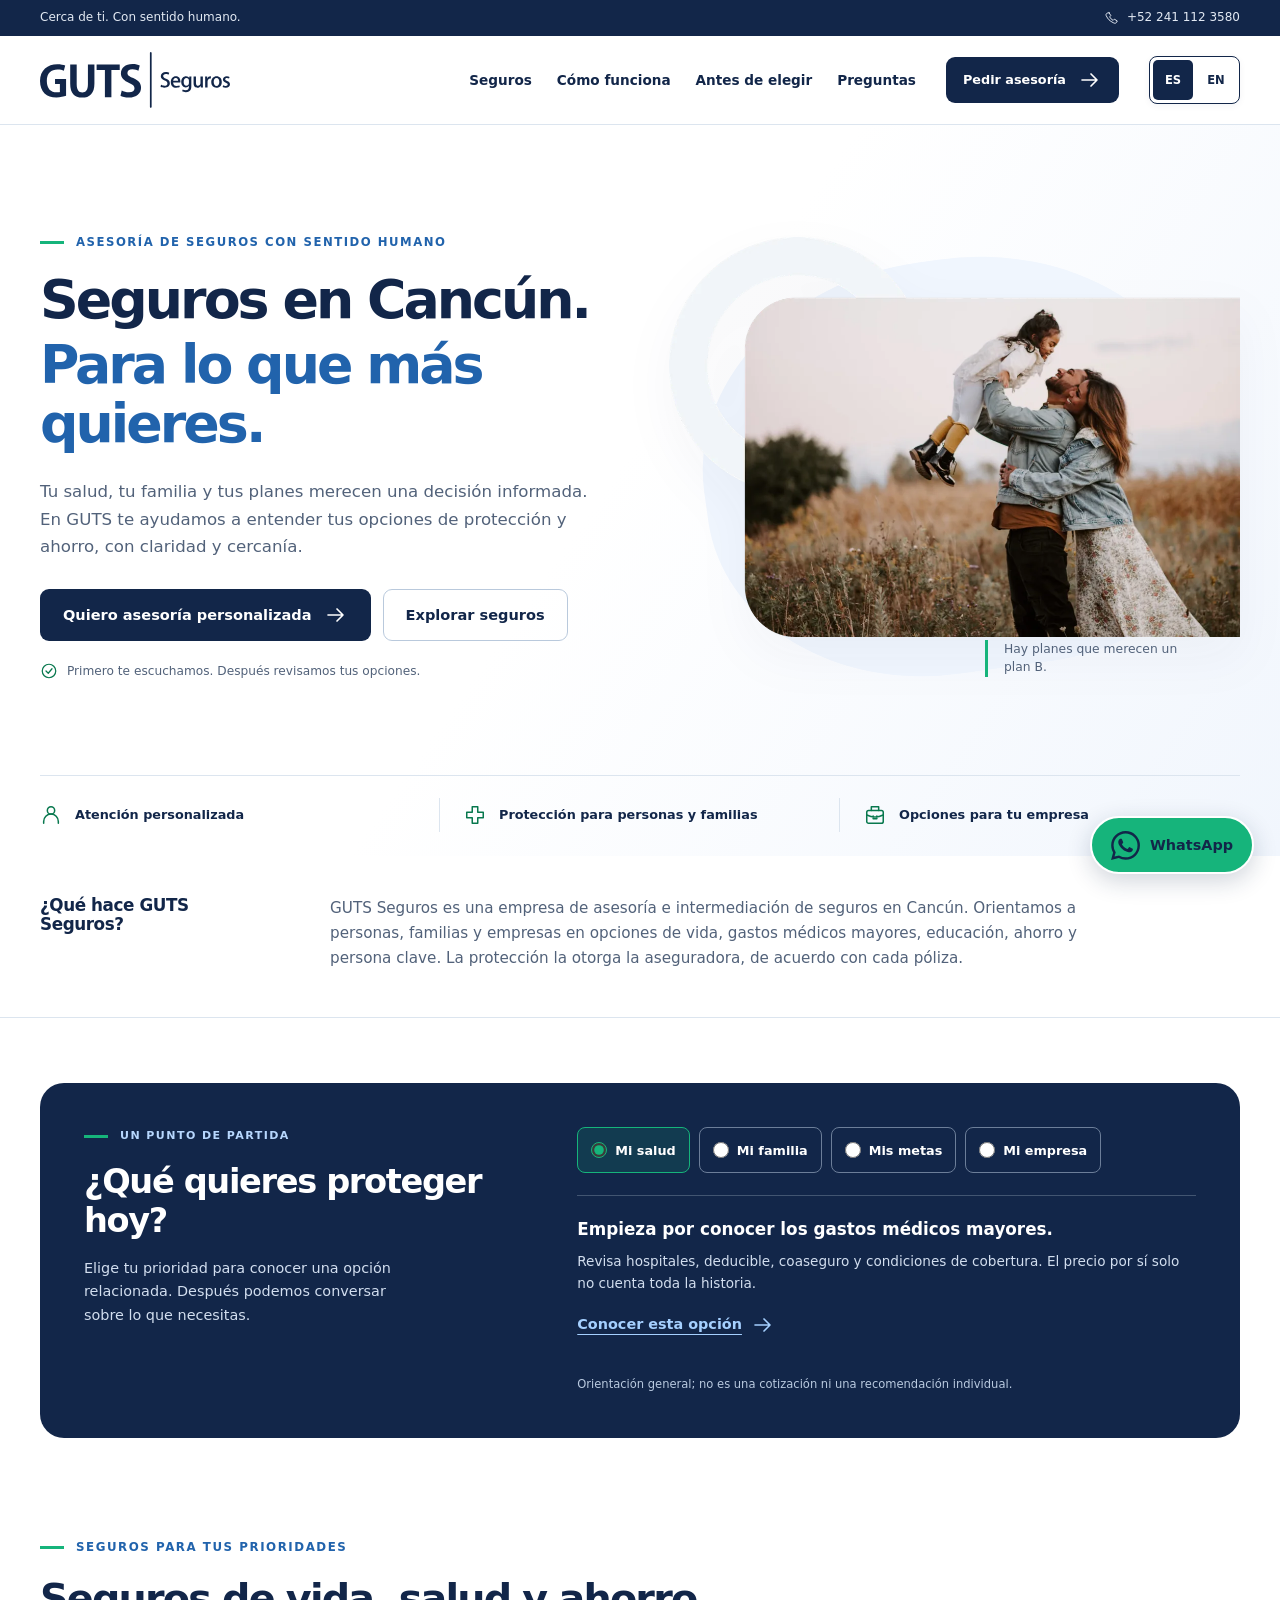
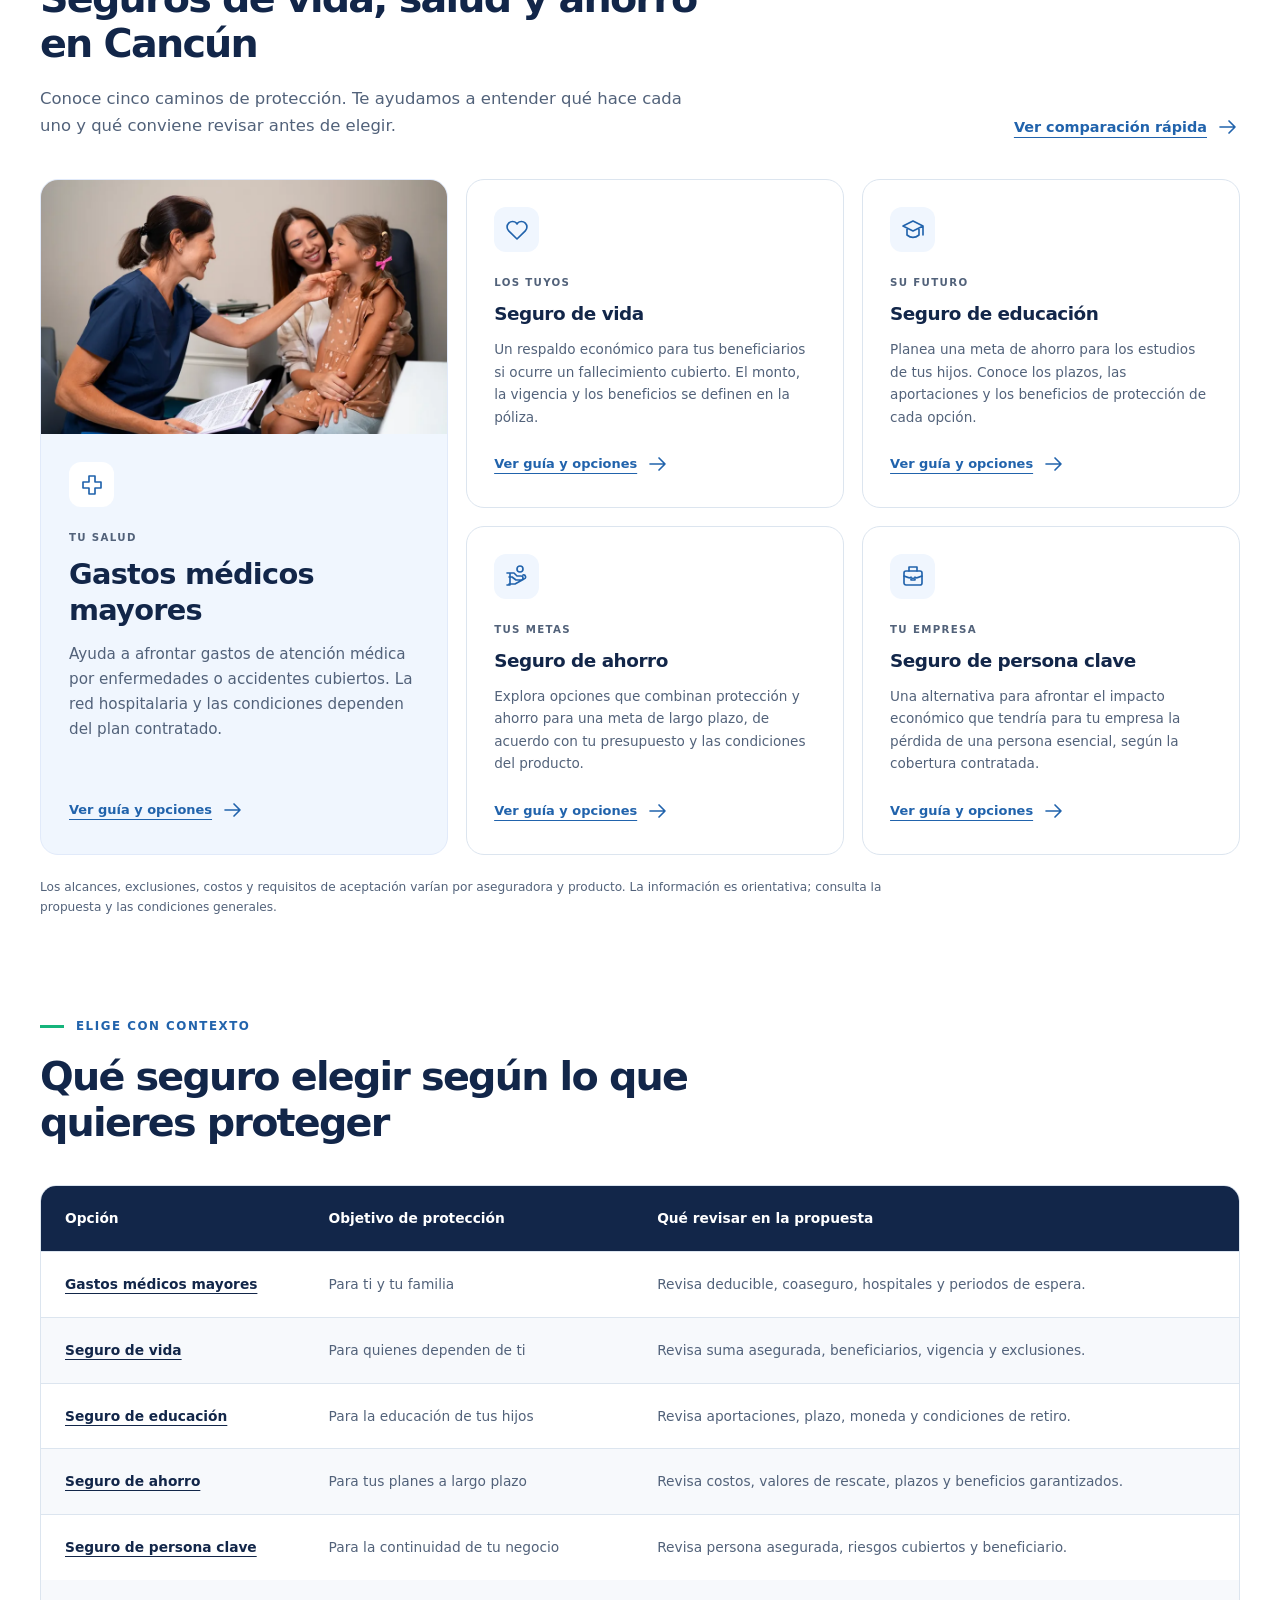
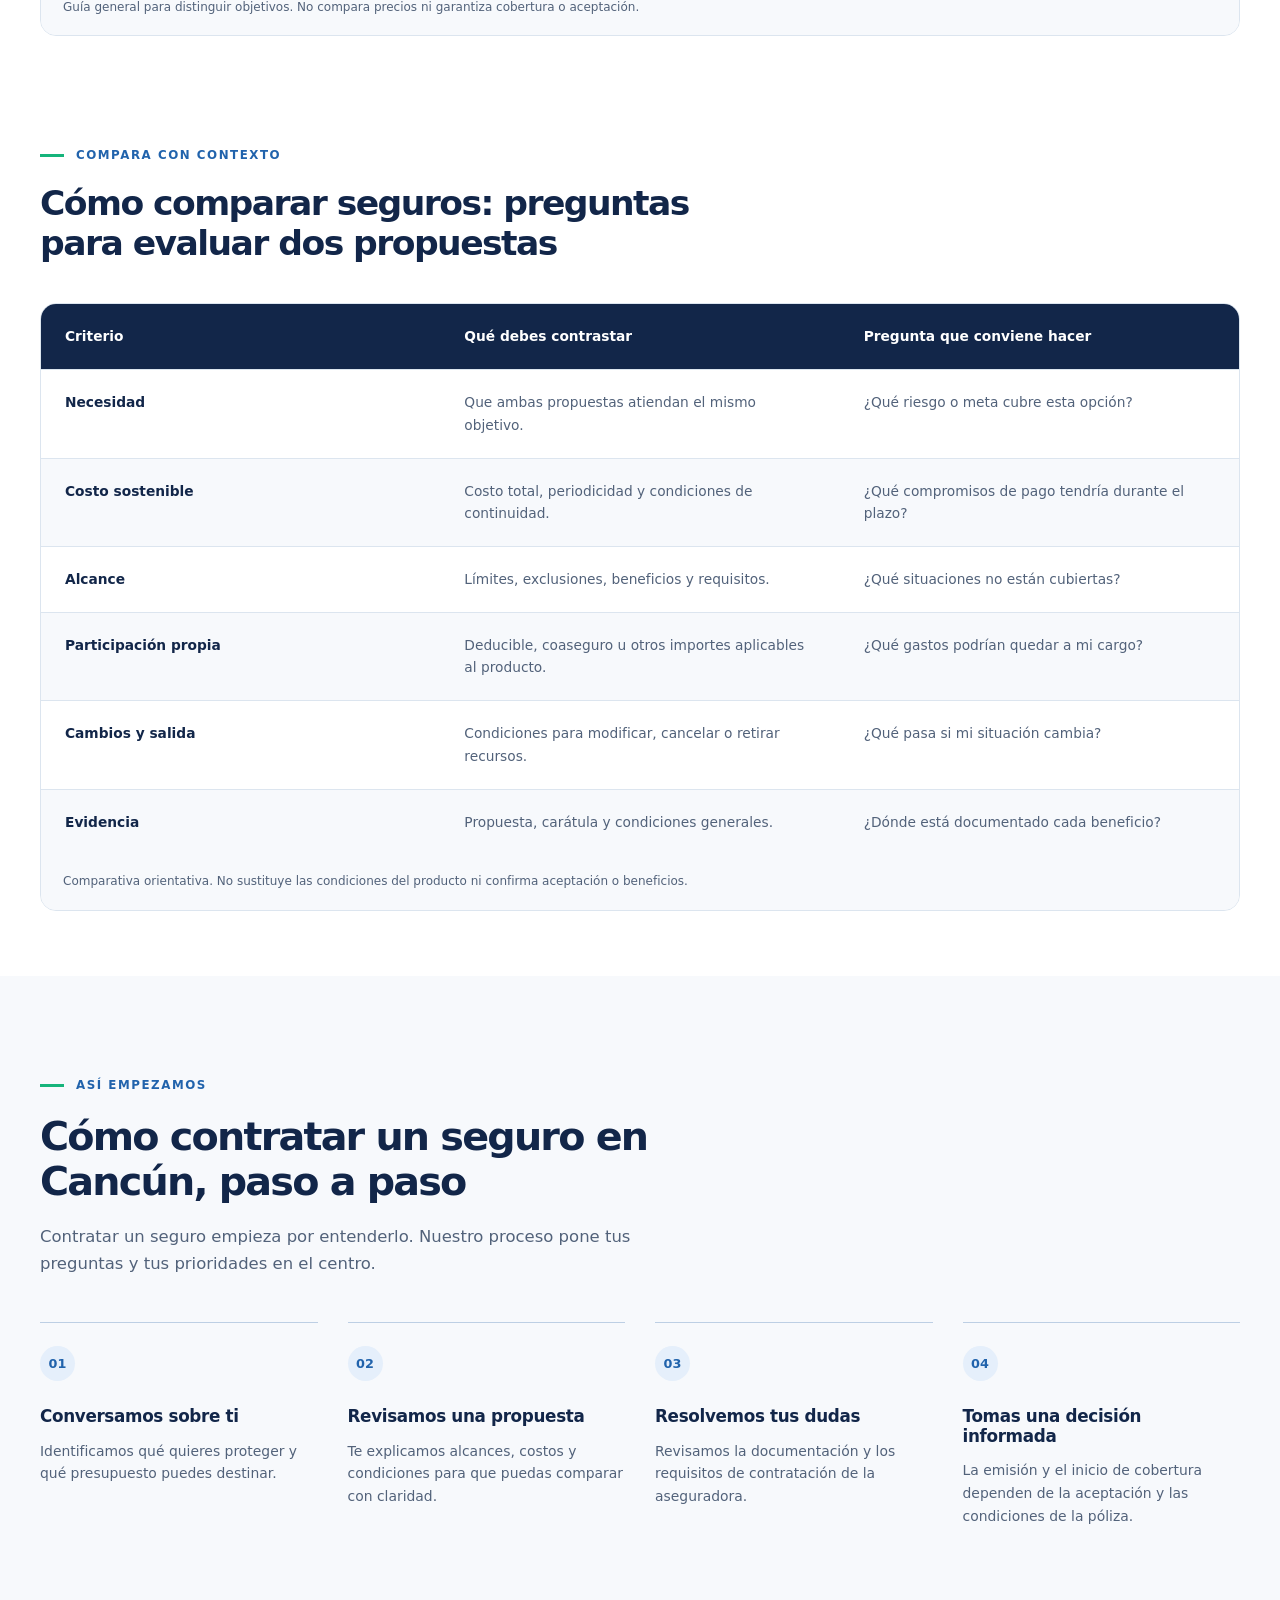
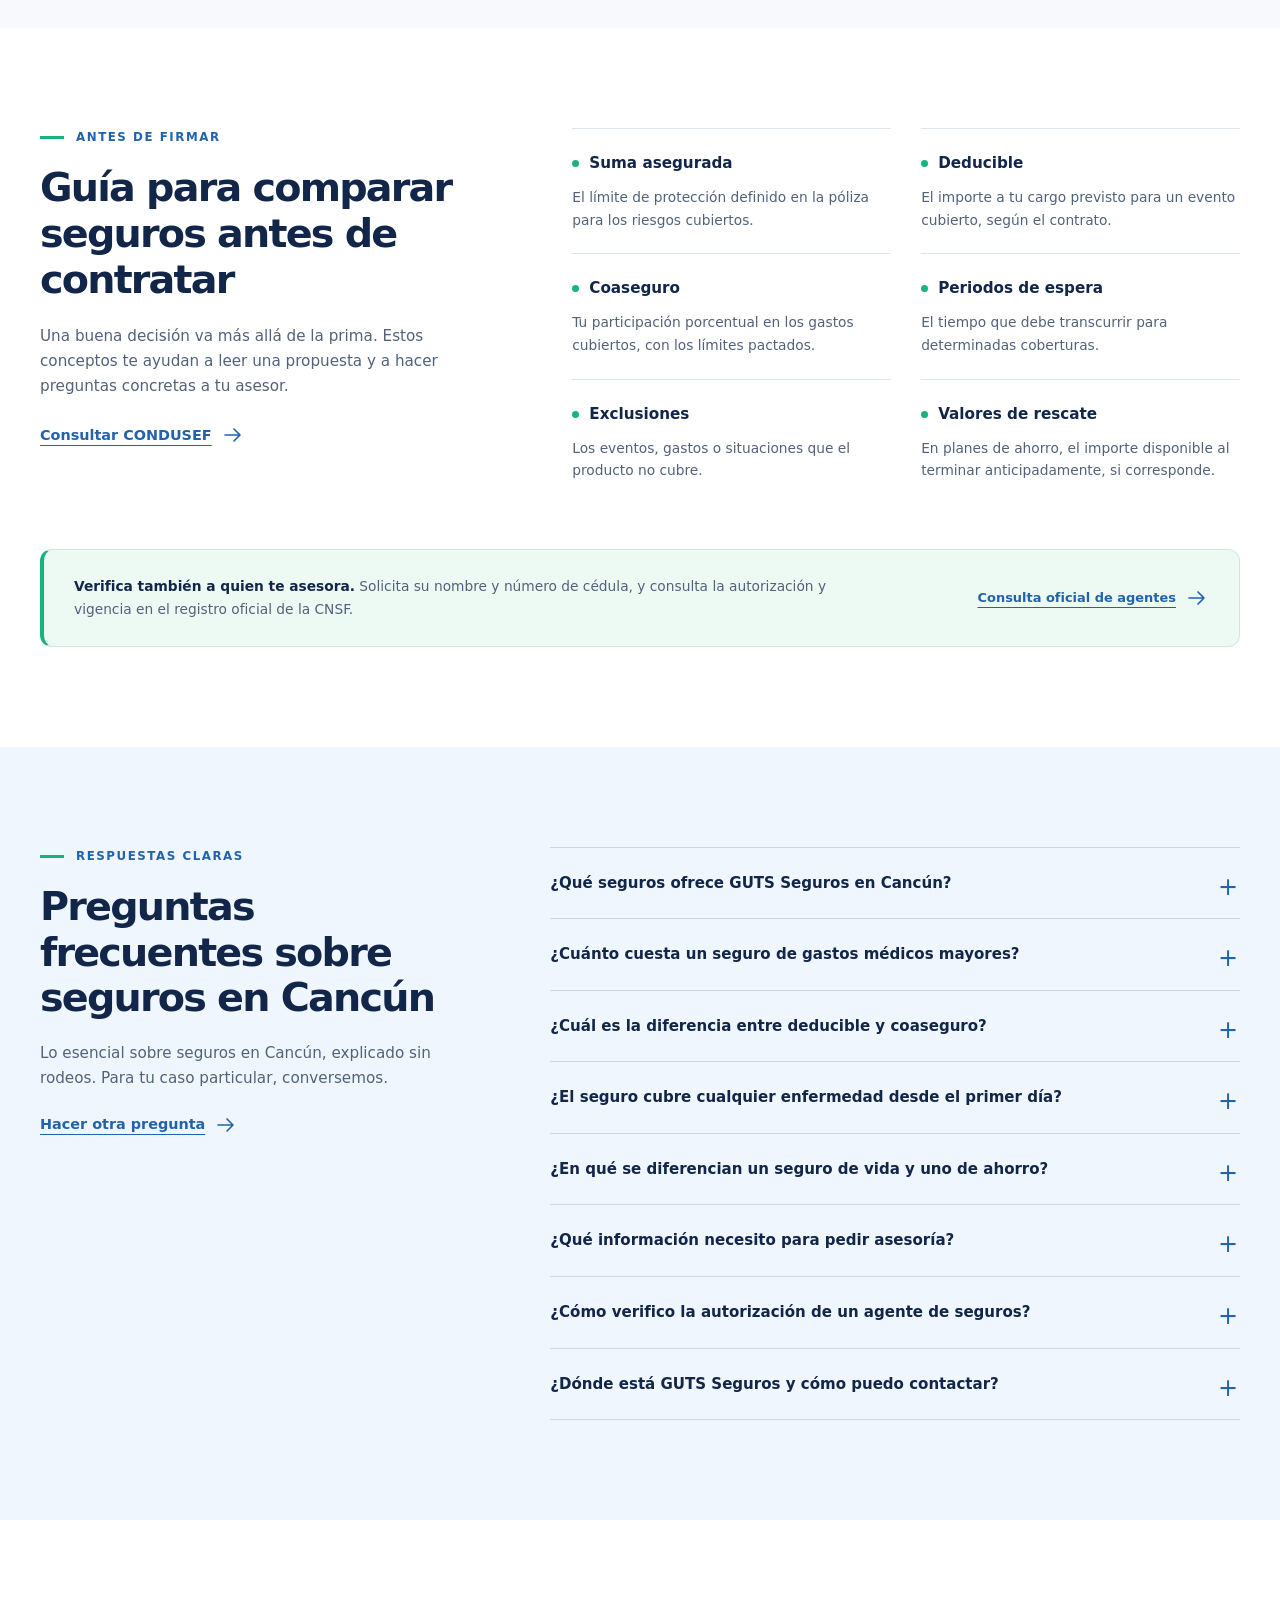
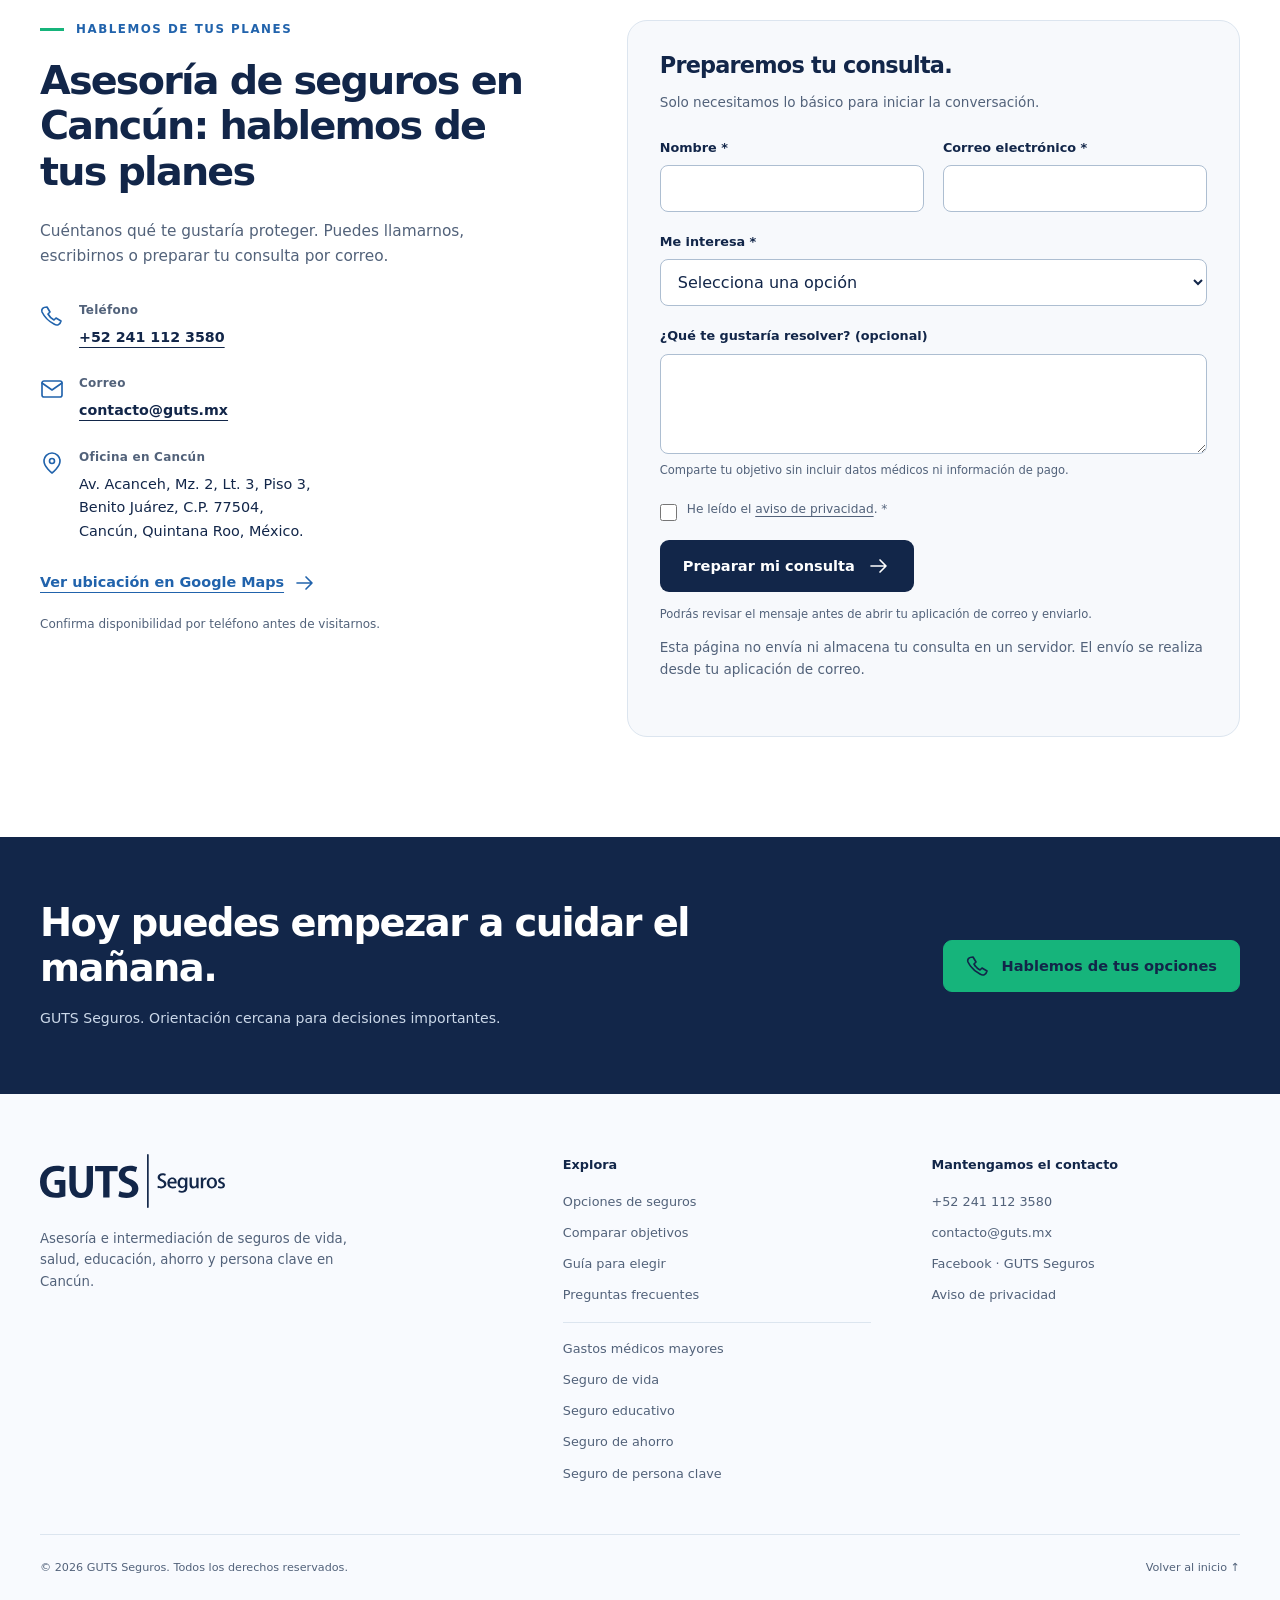
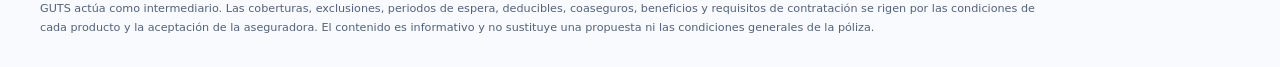
<file: index.html>
<!doctype html>
<html lang="es-MX">
<head>
<meta charset="utf-8"><meta name="viewport" content="width=device-width,initial-scale=1,viewport-fit=cover"><title>Seguros en Cancún: vida, salud y ahorro | GUTS Seguros</title><meta name="description" content="Seguros en Cancún con asesoría personalizada de GUTS: vida, gastos médicos mayores, educación, ahorro y persona clave. Conoce tus opciones de protección."><meta name="robots" content="index,follow,max-image-preview:large"><meta name="theme-color" content="#122649"><meta name="referrer" content="strict-origin-when-cross-origin"><link rel="canonical" href="https://www.guts.mx/"><link rel="alternate" hreflang="es-MX" href="https://www.guts.mx/"><link rel="alternate" hreflang="en" href="https://www.guts.mx/en/"><link rel="alternate" hreflang="x-default" href="https://www.guts.mx/"><link rel="icon" type="image/svg+xml" href="assets/images/logo.svg"><link rel="stylesheet" href="assets/css/styles.css"><meta property="og:type" content="website"><meta property="og:site_name" content="GUTS Seguros"><meta property="og:locale" content="es_MX"><meta property="og:title" content="Seguros en Cancún: vida, salud y ahorro | GUTS Seguros"><meta property="og:description" content="Seguros en Cancún con asesoría personalizada de GUTS: vida, gastos médicos mayores, educación, ahorro y persona clave. Conoce tus opciones de protección."><meta property="og:url" content="https://www.guts.mx/"><meta property="og:image" content="https://www.guts.mx/assets/images/hero.webp"><meta property="og:image:width" content="1120"><meta property="og:image:height" content="784"><meta property="og:image:alt" content="GUTS Seguros"><meta name="twitter:card" content="summary_large_image"><meta name="twitter:title" content="Seguros en Cancún: vida, salud y ahorro | GUTS Seguros"><meta name="twitter:description" content="Seguros en Cancún con asesoría personalizada de GUTS: vida, gastos médicos mayores, educación, ahorro y persona clave. Conoce tus opciones de protección."><meta name="twitter:image" content="https://www.guts.mx/assets/images/hero.webp"><meta name="twitter:image:alt" content="GUTS Seguros"><script type="application/ld+json">{"@context":"https://schema.org","@graph":[{"@type":"InsuranceAgency","@id":"https://www.guts.mx/#agencia","name":"GUTS Seguros","url":"https://www.guts.mx/","logo":{"@type":"ImageObject","url":"https://www.guts.mx/assets/images/logo.svg","width":183,"height":53},"telephone":"+522411123580","email":"contacto@guts.mx","address":{"@type":"PostalAddress","streetAddress":"Av. Acanceh, Mz. 2, Lt. 3, Piso 3, Benito Juárez","addressLocality":"Cancún","addressRegion":"Quintana Roo","postalCode":"77504","addressCountry":"MX"},"geo":{"@type":"GeoCoordinates","latitude":21.143583,"longitude":-86.825439},"areaServed":{"@type":"City","name":"Cancún"},"sameAs":["https://www.facebook.com/gutsseguros/"],"image":"https://www.guts.mx/assets/images/health.webp","hasOfferCatalog":{"@id":"https://www.guts.mx/#catalogo"}},{"@type":"WebSite","@id":"https://www.guts.mx/#website","url":"https://www.guts.mx/","name":"GUTS Seguros","publisher":{"@id":"https://www.guts.mx/#agencia"},"inLanguage":["es-MX","en"]},{"@type":"WebPage","@id":"https://www.guts.mx/#webpage","url":"https://www.guts.mx/","name":"Seguros en Cancún: vida, salud y ahorro | GUTS Seguros","description":"Seguros en Cancún con asesoría personalizada de GUTS: vida, gastos médicos mayores, educación, ahorro y persona clave. Conoce tus opciones de protección.","inLanguage":"es-MX","isPartOf":{"@id":"https://www.guts.mx/#website"},"about":{"@id":"https://www.guts.mx/#agencia"},"mainEntity":{"@id":"https://www.guts.mx/#agencia"},"hasPart":{"@id":"https://www.guts.mx/#preguntas"}},{"@type":"Service","@id":"https://www.guts.mx/seguro-gastos-medicos-mayores-cancun.html#service","url":"https://www.guts.mx/seguro-gastos-medicos-mayores-cancun.html","name":"Seguro de gastos médicos mayores en Cancún","description":"Entiende cómo funciona tu protección de salud antes de elegir. Revisamos contigo los puntos que cambian una propuesta: hospitales, participación en los gastos y condiciones de cobertura.","provider":{"@id":"https://www.guts.mx/#agencia"},"areaServed":{"@type":"City","name":"Cancún"}},{"@type":"Service","@id":"https://www.guts.mx/seguro-de-vida-cancun.html#service","url":"https://www.guts.mx/seguro-de-vida-cancun.html","name":"Seguro de vida en Cancún","description":"Tu familia tiene planes que dependen de ti. Conoce qué debes evaluar para elegir un respaldo económico y cómo distinguir protección, duración y componentes de ahorro.","provider":{"@id":"https://www.guts.mx/#agencia"},"areaServed":{"@type":"City","name":"Cancún"}},{"@type":"Service","@id":"https://www.guts.mx/seguro-educativo-cancun.html#service","url":"https://www.guts.mx/seguro-educativo-cancun.html","name":"Seguro educativo en Cancún","description":"El futuro de tus hijos empieza con un plan que puedas sostener hoy. Conoce cómo organizar una meta educativa y qué condiciones revisar en un seguro de educación.","provider":{"@id":"https://www.guts.mx/#agencia"},"areaServed":{"@type":"City","name":"Cancún"}},{"@type":"Service","@id":"https://www.guts.mx/seguro-de-ahorro-cancun.html#service","url":"https://www.guts.mx/seguro-de-ahorro-cancun.html","name":"Seguro de ahorro en Cancún","description":"Protección y ahorro requieren un plan que puedas mantener. Antes de elegir, distingue qué parte está garantizada, qué parte es una proyección y cómo funciona el acceso a tu dinero.","provider":{"@id":"https://www.guts.mx/#agencia"},"areaServed":{"@type":"City","name":"Cancún"}},{"@type":"Service","@id":"https://www.guts.mx/seguro-persona-clave-cancun.html#service","url":"https://www.guts.mx/seguro-persona-clave-cancun.html","name":"Seguro de persona clave en Cancún","description":"Hay personas cuyo conocimiento sostiene gran parte de una empresa. Identifica ese riesgo y conoce qué revisar antes de contratar una protección para la continuidad del negocio.","provider":{"@id":"https://www.guts.mx/#agencia"},"areaServed":{"@type":"City","name":"Cancún"}},{"@type":"OfferCatalog","@id":"https://www.guts.mx/#catalogo","name":"Opciones de seguros","itemListElement":[{"@type":"Offer","itemOffered":{"@id":"https://www.guts.mx/seguro-gastos-medicos-mayores-cancun.html#service"}},{"@type":"Offer","itemOffered":{"@id":"https://www.guts.mx/seguro-de-vida-cancun.html#service"}},{"@type":"Offer","itemOffered":{"@id":"https://www.guts.mx/seguro-educativo-cancun.html#service"}},{"@type":"Offer","itemOffered":{"@id":"https://www.guts.mx/seguro-de-ahorro-cancun.html#service"}},{"@type":"Offer","itemOffered":{"@id":"https://www.guts.mx/seguro-persona-clave-cancun.html#service"}}]},{"@type":"FAQPage","@id":"https://www.guts.mx/#preguntas","url":"https://www.guts.mx/#preguntas","inLanguage":"es-MX","isPartOf":{"@id":"https://www.guts.mx/#webpage"},"mainEntity":[{"@type":"Question","name":"¿Qué seguros ofrece GUTS Seguros en Cancún?","acceptedAnswer":{"@type":"Answer","text":"GUTS Seguros ofrece asesoría e intermediación en seguros de gastos médicos mayores, vida, educación, ahorro y persona clave para empresas. La opción adecuada depende de lo que buscas proteger, tu presupuesto y las condiciones de cada producto."}},{"@type":"Question","name":"¿Cuánto cuesta un seguro de gastos médicos mayores?","acceptedAnswer":{"@type":"Answer","text":"No existe una tarifa única. La prima depende de factores como edad, perfil de la persona asegurada, suma asegurada, red hospitalaria, deducible y coaseguro. Solicita una propuesta personalizada y revisa sus condiciones antes de decidir."}},{"@type":"Question","name":"¿Cuál es la diferencia entre deducible y coaseguro?","acceptedAnswer":{"@type":"Answer","text":"El deducible es el importe a tu cargo que establece la póliza para un evento cubierto. El coaseguro es el porcentaje de los gastos cubiertos que te corresponde pagar, normalmente después del deducible. Su aplicación, límites y excepciones dependen del contrato."}},{"@type":"Question","name":"¿El seguro cubre cualquier enfermedad desde el primer día?","acceptedAnswer":{"@type":"Answer","text":"No necesariamente. Las pólizas pueden tener periodos de espera, exclusiones y condiciones para padecimientos preexistentes. Solicita las condiciones generales y la confirmación de aceptación de la aseguradora antes de asumir que un tratamiento está cubierto."}},{"@type":"Question","name":"¿En qué se diferencian un seguro de vida y uno de ahorro?","acceptedAnswer":{"@type":"Answer","text":"El seguro de vida se enfoca en el respaldo económico a beneficiarios ante un fallecimiento cubierto. Un seguro de ahorro puede incorporar un componente de acumulación para una meta. Algunas opciones combinan ambas funciones; revisa beneficios garantizados, costos y valores de rescate."}},{"@type":"Question","name":"¿Qué información necesito para pedir asesoría?","acceptedAnswer":{"@type":"Answer","text":"Para iniciar la conversación, comparte tu nombre, un medio de contacto y el tipo de protección que te interesa. En este sitio no solicitamos expedientes médicos ni datos de pago. La aseguradora podrá requerir información adicional por sus canales de contratación."}},{"@type":"Question","name":"¿Cómo verifico la autorización de un agente de seguros?","acceptedAnswer":{"@type":"Answer","text":"Solicita el nombre y número de cédula de la persona que te asesora y comprueba sus datos en la consulta pública de la Comisión Nacional de Seguros y Fianzas (CNSF). La autorización y su vigencia deben verificarse en esa fuente oficial."}},{"@type":"Question","name":"¿Dónde está GUTS Seguros y cómo puedo contactar?","acceptedAnswer":{"@type":"Answer","text":"GUTS Seguros se encuentra en Av. Acanceh, Mz. 2, Lt. 3, Piso 3, Benito Juárez, C.P. 77504, Cancún, Quintana Roo. Puedes llamar al +52 241 112 3580 o escribir a contacto@guts.mx. Confirma disponibilidad antes de acudir."}}]}]}</script></head>
<body data-language="es">
<svg xmlns="http://www.w3.org/2000/svg" style="position:absolute;width:0;height:0;overflow:hidden" aria-hidden="true" focusable="false"><defs>
<symbol id="i-arrow" viewbox="0 0 24 24"><path d="M4 12h15m-6-6 6 6-6 6"></path></symbol>
<symbol id="i-health" viewbox="0 0 24 24"><path d="M9 3h6v6h6v6h-6v6H9v-6H3V9h6z"></path></symbol>
<symbol id="i-heart" viewbox="0 0 24 24"><path d="m12 21-8.3-8.1a5.5 5.5 0 0 1 7.8-7.8L12 6l.5-.9a5.5 5.5 0 0 1 7.8 7.8Z"></path></symbol>
<symbol id="i-education" viewbox="0 0 24 24"><path d="m2 8 10-5 10 5-10 5Zm4 3v6c3.7 3 8.3 3 12 0v-6m4-3v9"></path></symbol>
<symbol id="i-savings" viewbox="0 0 24 24"><path d="M4 13h3l4 3h5a2 2 0 0 0 0-4h-4L9 9H4m0 11h6l9-5a2 2 0 0 0-1-4M2 9h3v12H2"></path><circle cx="15" cy="5" r="3"></circle></symbol>
<symbol id="i-business" viewbox="0 0 24 24"><rect x="3" y="7" width="18" height="14" rx="2"></rect><path d="M8 7V3h8v4M3 12c6 3 12 3 18 0m-11 1v3h4v-3"></path></symbol>
<symbol id="i-check" viewbox="0 0 24 24"><circle cx="12" cy="12" r="9"></circle><path d="m8 12 3 3 5-6"></path></symbol>
<symbol id="i-phone" viewbox="0 0 24 24"><path d="m7 3 3 5-2 2c1.6 3 3 4.4 6 6l2-2 5 3c-1 4-4 5-7 3C8 17 5 14 2 8 1 5 3 3 7 3Z"></path></symbol>
<symbol id="i-mail" viewbox="0 0 24 24"><rect x="2" y="4" width="20" height="16" rx="2"></rect><path d="m2 6 10 7L22 6"></path></symbol>
<symbol id="i-pin" viewbox="0 0 24 24"><path d="M20 10c0 6-8 12-8 12S4 16 4 10a8 8 0 1 1 16 0Z"></path><circle cx="12" cy="10" r="2.5"></circle></symbol>
<symbol id="i-menu" viewbox="0 0 24 24"><path d="M4 6h16M4 12h16M4 18h16"></path></symbol>
<symbol id="i-person" viewbox="0 0 24 24"><circle cx="12" cy="7" r="4"></circle><path d="M4 21v-2a8 8 0 0 1 16 0v2"></path></symbol>
</defs></svg>
<a class="skip" href="#contenido"><span>Saltar al contenido</span></a>
<div class="topline"><div class="wrap"><p class="top-message"><span>Cerca de ti. Con sentido humano.</span></p><a href="tel:+522411123580"><svg class="icon" width="24" height="24" aria-hidden="true"><use href="#i-phone"></use></svg><span class="phone-label">+52 241 112 3580</span></a></div></div>
<header class="site-header"><div class="wrap nav">
<a class="brand" href="#inicio" aria-label="GUTS Seguros, inicio"><img src="assets/images/logo.svg" width="183" height="53" alt="GUTS Seguros"></a>
<nav class="nav-links" aria-label="Navegación principal"><a href="#seguros"><span>Seguros</span></a><a href="#como-funciona"><span>Cómo funciona</span></a><a href="#guia"><span>Antes de elegir</span></a><a href="#preguntas"><span>Preguntas</span></a></nav>
<a class="btn btn-primary nav-cta" href="#contacto"><span>Pedir asesoría</span><svg class="icon" width="24" height="24" aria-hidden="true"><use href="#i-arrow"></use></svg></a>
<div class="lang-picker" id="language-picker" role="group" aria-label="Idioma de lectura"><a href="index.html" hreflang="es-MX" lang="es" aria-label="Español" aria-current="page">ES</a><a href="en/index.html" hreflang="en" lang="en" aria-label="English">EN</a></div><button class="menu-button js-only" id="menu-toggle" type="button" aria-controls="mobile-nav" aria-expanded="false" aria-label="Abrir menú"><svg class="icon" width="24" height="24" aria-hidden="true"><use href="#i-menu"></use></svg></button>
</div><nav class="mobile-nav wrap" id="mobile-nav" aria-label="Navegación móvil" hidden><a href="#seguros"><span>Seguros</span></a><a href="#como-funciona"><span>Cómo funciona</span></a><a href="#guia"><span>Antes de elegir</span></a><a href="#preguntas"><span>Preguntas</span></a><a href="#contacto"><span>Contacto</span></a></nav></header>

<main id="contenido">
<section class="hero" id="inicio" aria-labelledby="hero-title"><div class="wrap">
<div class="hero-grid"><div class="hero-copy">
<span class="eyebrow"><span>Asesoría de seguros con sentido humano</span></span>
<h1 id="hero-title"><span>Seguros en Cancún.</span><em><span>Para lo que más quieres.</span></em></h1>
<p class="hero-description"><span>Tu salud, tu familia y tus planes merecen una decisión informada. En GUTS te ayudamos a entender tus opciones de protección y ahorro, con claridad y cercanía.</span></p>
<div class="button-row"><a class="btn btn-primary" href="#contacto"><span>Quiero asesoría personalizada</span><svg class="icon" width="24" height="24" aria-hidden="true"><use href="#i-arrow"></use></svg></a><a class="btn btn-outline" href="#seguros"><span>Explorar seguros</span></a></div>
<p class="hero-note"><svg class="icon" width="24" height="24" aria-hidden="true"><use href="#i-check"></use></svg><span>Primero te escuchamos. Después revisamos tus opciones.</span></p>
</div><figure class="hero-visual"><img src="assets/images/hero.webp" width="1120" height="784" fetchpriority="high" decoding="async" alt="Una madre comparte un momento con su hija al aire libre"><figcaption class="hero-caption"><span>Hay planes que merecen un plan B.</span></figcaption></figure></div>
<ul class="promise-line"><li><svg class="icon" width="24" height="24" aria-hidden="true"><use href="#i-person"></use></svg><span>Atención personalizada</span></li><li><svg class="icon" width="24" height="24" aria-hidden="true"><use href="#i-health"></use></svg><span>Protección para personas y familias</span></li><li><svg class="icon" width="24" height="24" aria-hidden="true"><use href="#i-business"></use></svg><span>Opciones para tu empresa</span></li></ul>
</div></section>

<section class="intro" aria-labelledby="about-title"><div class="wrap"><h2 id="about-title"><span>¿Qué hace GUTS Seguros?</span></h2><p><span>GUTS Seguros es una empresa de asesoría e intermediación de seguros en Cancún. Orientamos a personas, familias y empresas en opciones de vida, gastos médicos mayores, educación, ahorro y persona clave. La protección la otorga la aseguradora, de acuerdo con cada póliza.</span></p></div></section>

<section class="chooser-section" aria-labelledby="chooser-title"><div class="wrap"><div class="chooser">
<div><span class="eyebrow"><span>Un punto de partida</span></span><h2 id="chooser-title"><span>¿Qué quieres proteger hoy?</span></h2><p class="chooser-intro"><span>Elige tu prioridad para conocer una opción relacionada. Después podemos conversar sobre lo que necesitas.</span></p></div>
<div><fieldset class="goal-options" id="goal-options"><legend class="sr-only"><span>Tu prioridad de protección</span></legend>
<label class="goal-label"><input type="radio" name="goal" value="salud" checked><span>Mi salud</span></label><label class="goal-label"><input type="radio" name="goal" value="familia"><span>Mi familia</span></label><label class="goal-label"><input type="radio" name="goal" value="metas"><span>Mis metas</span></label><label class="goal-label"><input type="radio" name="goal" value="empresa"><span>Mi empresa</span></label>
</fieldset><div class="goal-result" id="goal-result" aria-live="polite" aria-atomic="true"><h3 id="goal-title"><span>Empieza por conocer los gastos médicos mayores.</span></h3><p id="goal-description"><span>Revisa hospitales, deducible, coaseguro y condiciones de cobertura. El precio por sí solo no cuenta toda la historia.</span></p><a class="text-link" id="goal-link" href="seguro-gastos-medicos-mayores-cancun.html"><span>Conocer esta opción</span><svg class="icon" width="24" height="24" aria-hidden="true"><use href="#i-arrow"></use></svg></a></div><p class="goal-disclaimer"><span>Orientación general; no es una cotización ni una recomendación individual.</span></p><noscript><p class="goal-disclaimer"><span>Puedes consultar todas las opciones en la siguiente sección.</span></p></noscript></div>
</div></div></section>

<section class="section" id="seguros" aria-labelledby="services-title"><div class="wrap"><div class="section-head"><div><span class="eyebrow"><span>Seguros para tus prioridades</span></span><h2 class="section-title" id="services-title"><span>Seguros de vida, salud y ahorro en Cancún</span></h2><p class="section-copy"><span>Conoce cinco caminos de protección. Te ayudamos a entender qué hace cada uno y qué conviene revisar antes de elegir.</span></p></div><a class="text-link" href="#comparar"><span>Ver comparación rápida</span><svg class="icon" width="24" height="24" aria-hidden="true"><use href="#i-arrow"></use></svg></a></div><div class="services-grid"><article class="service featured" id="gastos-medicos"><img class="service-photo" src="assets/images/health.webp" width="900" height="600" loading="lazy" decoding="async" alt="Profesional de salud atendiendo a una niña acompañada de su madre"><div class="service-inner"><div class="service-icon"><svg class="icon" width="24" height="24" aria-hidden="true"><use href="#i-health"></use></svg></div><span class="eyebrow"><span>Tu salud</span></span><h3><span>Gastos médicos mayores</span></h3><p><span>Ayuda a afrontar gastos de atención médica por enfermedades o accidentes cubiertos. La red hospitalaria y las condiciones dependen del plan contratado.</span></p><a href="seguro-gastos-medicos-mayores-cancun.html" class="text-link">Ver guía y opciones<svg class="icon" width="24" height="24" aria-hidden="true"><use href="#i-arrow"></use></svg></a></div></article><article class="service" id="vida"><div class="service-icon"><svg class="icon" width="24" height="24" aria-hidden="true"><use href="#i-heart"></use></svg></div><span class="eyebrow"><span>Los tuyos</span></span><h3><span>Seguro de vida</span></h3><p><span>Un respaldo económico para tus beneficiarios si ocurre un fallecimiento cubierto. El monto, la vigencia y los beneficios se definen en la póliza.</span></p><a href="seguro-de-vida-cancun.html" class="text-link">Ver guía y opciones<svg class="icon" width="24" height="24" aria-hidden="true"><use href="#i-arrow"></use></svg></a></article><article class="service" id="educacion"><div class="service-icon"><svg class="icon" width="24" height="24" aria-hidden="true"><use href="#i-education"></use></svg></div><span class="eyebrow"><span>Su futuro</span></span><h3><span>Seguro de educación</span></h3><p><span>Planea una meta de ahorro para los estudios de tus hijos. Conoce los plazos, las aportaciones y los beneficios de protección de cada opción.</span></p><a href="seguro-educativo-cancun.html" class="text-link">Ver guía y opciones<svg class="icon" width="24" height="24" aria-hidden="true"><use href="#i-arrow"></use></svg></a></article><article class="service" id="ahorro"><div class="service-icon"><svg class="icon" width="24" height="24" aria-hidden="true"><use href="#i-savings"></use></svg></div><span class="eyebrow"><span>Tus metas</span></span><h3><span>Seguro de ahorro</span></h3><p><span>Explora opciones que combinan protección y ahorro para una meta de largo plazo, de acuerdo con tu presupuesto y las condiciones del producto.</span></p><a href="seguro-de-ahorro-cancun.html" class="text-link">Ver guía y opciones<svg class="icon" width="24" height="24" aria-hidden="true"><use href="#i-arrow"></use></svg></a></article><article class="service" id="persona-clave"><div class="service-icon"><svg class="icon" width="24" height="24" aria-hidden="true"><use href="#i-business"></use></svg></div><span class="eyebrow"><span>Tu empresa</span></span><h3><span>Seguro de persona clave</span></h3><p><span>Una alternativa para afrontar el impacto económico que tendría para tu empresa la pérdida de una persona esencial, según la cobertura contratada.</span></p><a href="seguro-persona-clave-cancun.html" class="text-link">Ver guía y opciones<svg class="icon" width="24" height="24" aria-hidden="true"><use href="#i-arrow"></use></svg></a></article></div><p class="section-footnote"><span>Los alcances, exclusiones, costos y requisitos de aceptación varían por aseguradora y producto. La información es orientativa; consulta la propuesta y las condiciones generales.</span></p></div></section>

<section class="section compare" id="comparar" aria-labelledby="compare-title"><div class="wrap"><div class="section-head"><div><span class="eyebrow"><span>Elige con contexto</span></span><h2 class="section-title" id="compare-title"><span>Qué seguro elegir según lo que quieres proteger</span></h2></div></div><div class="table-wrap" tabindex="0" role="region" aria-labelledby="compare-title"><table><caption><span>Guía general para distinguir objetivos. No compara precios ni garantiza cobertura o aceptación.</span></caption><thead><tr><th scope="col"><span>Opción</span></th><th scope="col"><span>Objetivo de protección</span></th><th scope="col"><span>Qué revisar en la propuesta</span></th></tr></thead><tbody><tr><th scope="row"><a href="seguro-gastos-medicos-mayores-cancun.html"><span>Gastos médicos mayores</span></a></th><td><span>Para ti y tu familia</span></td><td><span>Revisa deducible, coaseguro, hospitales y periodos de espera.</span></td></tr><tr><th scope="row"><a href="seguro-de-vida-cancun.html"><span>Seguro de vida</span></a></th><td><span>Para quienes dependen de ti</span></td><td><span>Revisa suma asegurada, beneficiarios, vigencia y exclusiones.</span></td></tr><tr><th scope="row"><a href="seguro-educativo-cancun.html"><span>Seguro de educación</span></a></th><td><span>Para la educación de tus hijos</span></td><td><span>Revisa aportaciones, plazo, moneda y condiciones de retiro.</span></td></tr><tr><th scope="row"><a href="seguro-de-ahorro-cancun.html"><span>Seguro de ahorro</span></a></th><td><span>Para tus planes a largo plazo</span></td><td><span>Revisa costos, valores de rescate, plazos y beneficios garantizados.</span></td></tr><tr><th scope="row"><a href="seguro-persona-clave-cancun.html"><span>Seguro de persona clave</span></a></th><td><span>Para la continuidad de tu negocio</span></td><td><span>Revisa persona asegurada, riesgos cubiertos y beneficiario.</span></td></tr></tbody></table></div></div></section>

<section class="section detail-table" id="comparar-propuestas" aria-labelledby="comparar-propuestas-title"><div class="wrap"><div class="section-head"><div><span class="eyebrow">Compara con contexto</span><h2 class="section-title" id="comparar-propuestas-title">Cómo comparar seguros: preguntas para evaluar dos propuestas</h2></div></div><div class="table-wrap" tabindex="0" role="region" aria-labelledby="comparar-propuestas-title"><table><caption>Comparativa orientativa. No sustituye las condiciones del producto ni confirma aceptación o beneficios.</caption><thead><tr><th scope="col">Criterio</th><th scope="col">Qué debes contrastar</th><th scope="col">Pregunta que conviene hacer</th></tr></thead><tbody><tr><th scope="row">Necesidad</th><td>Que ambas propuestas atiendan el mismo objetivo.</td><td>¿Qué riesgo o meta cubre esta opción?</td></tr><tr><th scope="row">Costo sostenible</th><td>Costo total, periodicidad y condiciones de continuidad.</td><td>¿Qué compromisos de pago tendría durante el plazo?</td></tr><tr><th scope="row">Alcance</th><td>Límites, exclusiones, beneficios y requisitos.</td><td>¿Qué situaciones no están cubiertas?</td></tr><tr><th scope="row">Participación propia</th><td>Deducible, coaseguro u otros importes aplicables al producto.</td><td>¿Qué gastos podrían quedar a mi cargo?</td></tr><tr><th scope="row">Cambios y salida</th><td>Condiciones para modificar, cancelar o retirar recursos.</td><td>¿Qué pasa si mi situación cambia?</td></tr><tr><th scope="row">Evidencia</th><td>Propuesta, carátula y condiciones generales.</td><td>¿Dónde está documentado cada beneficio?</td></tr></tbody></table></div></div></section><section class="section process" id="como-funciona" aria-labelledby="process-title"><div class="wrap"><div class="section-head"><div><span class="eyebrow"><span>Así empezamos</span></span><h2 class="section-title" id="process-title"><span>Cómo contratar un seguro en Cancún, paso a paso</span></h2><p class="section-copy"><span>Contratar un seguro empieza por entenderlo. Nuestro proceso pone tus preguntas y tus prioridades en el centro.</span></p></div></div><ol class="process-grid"><li class="process-step"><span class="step-num" aria-hidden="true">01</span><h3><span>Conversamos sobre ti</span></h3><p><span>Identificamos qué quieres proteger y qué presupuesto puedes destinar.</span></p></li><li class="process-step"><span class="step-num" aria-hidden="true">02</span><h3><span>Revisamos una propuesta</span></h3><p><span>Te explicamos alcances, costos y condiciones para que puedas comparar con claridad.</span></p></li><li class="process-step"><span class="step-num" aria-hidden="true">03</span><h3><span>Resolvemos tus dudas</span></h3><p><span>Revisamos la documentación y los requisitos de contratación de la aseguradora.</span></p></li><li class="process-step"><span class="step-num" aria-hidden="true">04</span><h3><span>Tomas una decisión informada</span></h3><p><span>La emisión y el inicio de cobertura dependen de la aceptación y las condiciones de la póliza.</span></p></li></ol></div></section>

<section class="section" id="guia" aria-labelledby="guide-title"><div class="wrap"><div class="guide-grid"><div class="guide-heading"><span class="eyebrow"><span>Antes de firmar</span></span><h2 class="section-title" id="guide-title"><span>Guía para comparar seguros antes de contratar</span></h2><p><span>Una buena decisión va más allá de la prima. Estos conceptos te ayudan a leer una propuesta y a hacer preguntas concretas a tu asesor.</span></p><a class="text-link" href="https://www.condusef.gob.mx/" target="_blank" rel="noopener noreferrer"><span>Consultar CONDUSEF</span><svg class="icon" width="24" height="24" aria-hidden="true"><use href="#i-arrow"></use></svg></a></div><dl class="terms"><div class="term"><dt><span>Suma asegurada</span></dt><dd><span>El límite de protección definido en la póliza para los riesgos cubiertos.</span></dd></div><div class="term"><dt><span>Deducible</span></dt><dd><span>El importe a tu cargo previsto para un evento cubierto, según el contrato.</span></dd></div><div class="term"><dt><span>Coaseguro</span></dt><dd><span>Tu participación porcentual en los gastos cubiertos, con los límites pactados.</span></dd></div><div class="term"><dt><span>Periodos de espera</span></dt><dd><span>El tiempo que debe transcurrir para determinadas coberturas.</span></dd></div><div class="term"><dt><span>Exclusiones</span></dt><dd><span>Los eventos, gastos o situaciones que el producto no cubre.</span></dd></div><div class="term"><dt><span>Valores de rescate</span></dt><dd><span>En planes de ahorro, el importe disponible al terminar anticipadamente, si corresponde.</span></dd></div></dl></div>
<aside class="verify-note"><p><strong><span>Verifica también a quien te asesora.</span></strong> <span>Solicita su nombre y número de cédula, y consulta la autorización y vigencia en el registro oficial de la CNSF.</span></p><a class="text-link" href="https://agentesajustadores.cnsf.gob.mx/" target="_blank" rel="noopener noreferrer"><span>Consulta oficial de agentes</span><svg class="icon" width="24" height="24" aria-hidden="true"><use href="#i-arrow"></use></svg></a></aside></div></section>

<section class="section faq" id="preguntas" aria-labelledby="faq-title"><div class="wrap faq-grid"><div class="faq-heading"><span class="eyebrow"><span>Respuestas claras</span></span><h2 class="section-title" id="faq-title"><span>Preguntas frecuentes sobre seguros en Cancún</span></h2><p><span>Lo esencial sobre seguros en Cancún, explicado sin rodeos. Para tu caso particular, conversemos.</span></p><a class="text-link" href="#contacto"><span>Hacer otra pregunta</span><svg class="icon" width="24" height="24" aria-hidden="true"><use href="#i-arrow"></use></svg></a></div><div class="faq-list"><details id="pregunta-1"><summary><span>¿Qué seguros ofrece GUTS Seguros en Cancún?</span></summary><p class="faq-answer"><span>GUTS Seguros ofrece asesoría e intermediación en seguros de gastos médicos mayores, vida, educación, ahorro y persona clave para empresas. La opción adecuada depende de lo que buscas proteger, tu presupuesto y las condiciones de cada producto.</span></p></details><details id="pregunta-2"><summary><span>¿Cuánto cuesta un seguro de gastos médicos mayores?</span></summary><p class="faq-answer"><span>No existe una tarifa única. La prima depende de factores como edad, perfil de la persona asegurada, suma asegurada, red hospitalaria, deducible y coaseguro. Solicita una propuesta personalizada y revisa sus condiciones antes de decidir.</span></p></details><details id="pregunta-3"><summary><span>¿Cuál es la diferencia entre deducible y coaseguro?</span></summary><p class="faq-answer"><span>El deducible es el importe a tu cargo que establece la póliza para un evento cubierto. El coaseguro es el porcentaje de los gastos cubiertos que te corresponde pagar, normalmente después del deducible. Su aplicación, límites y excepciones dependen del contrato.</span></p></details><details id="pregunta-4"><summary><span>¿El seguro cubre cualquier enfermedad desde el primer día?</span></summary><p class="faq-answer"><span>No necesariamente. Las pólizas pueden tener periodos de espera, exclusiones y condiciones para padecimientos preexistentes. Solicita las condiciones generales y la confirmación de aceptación de la aseguradora antes de asumir que un tratamiento está cubierto.</span></p></details><details id="pregunta-5"><summary><span>¿En qué se diferencian un seguro de vida y uno de ahorro?</span></summary><p class="faq-answer"><span>El seguro de vida se enfoca en el respaldo económico a beneficiarios ante un fallecimiento cubierto. Un seguro de ahorro puede incorporar un componente de acumulación para una meta. Algunas opciones combinan ambas funciones; revisa beneficios garantizados, costos y valores de rescate.</span></p></details><details id="pregunta-6"><summary><span>¿Qué información necesito para pedir asesoría?</span></summary><p class="faq-answer"><span>Para iniciar la conversación, comparte tu nombre, un medio de contacto y el tipo de protección que te interesa. En este sitio no solicitamos expedientes médicos ni datos de pago. La aseguradora podrá requerir información adicional por sus canales de contratación.</span></p></details><details id="pregunta-7"><summary><span>¿Cómo verifico la autorización de un agente de seguros?</span></summary><p class="faq-answer"><span>Solicita el nombre y número de cédula de la persona que te asesora y comprueba sus datos en la consulta pública de la Comisión Nacional de Seguros y Fianzas (CNSF). La autorización y su vigencia deben verificarse en esa fuente oficial.</span></p></details><details id="pregunta-8"><summary><span>¿Dónde está GUTS Seguros y cómo puedo contactar?</span></summary><p class="faq-answer"><span>GUTS Seguros se encuentra en Av. Acanceh, Mz. 2, Lt. 3, Piso 3, Benito Juárez, C.P. 77504, Cancún, Quintana Roo. Puedes llamar al +52 241 112 3580 o escribir a contacto@guts.mx. Confirma disponibilidad antes de acudir.</span></p></details></div></div></section>

<section class="section" id="contacto" aria-labelledby="contact-title"><div class="wrap contact-grid"><div><span class="eyebrow"><span>Hablemos de tus planes</span></span><h2 class="section-title" id="contact-title"><span>Asesoría de seguros en Cancún: hablemos de tus planes</span></h2><p class="contact-intro"><span>Cuéntanos qué te gustaría proteger. Puedes llamarnos, escribirnos o preparar tu consulta por correo.</span></p>
<div class="contact-item"><svg class="icon" width="24" height="24" aria-hidden="true"><use href="#i-phone"></use></svg><div><strong><span>Teléfono</span></strong><a href="tel:+522411123580">+52 241 112 3580</a></div></div>
<div class="contact-item"><svg class="icon" width="24" height="24" aria-hidden="true"><use href="#i-mail"></use></svg><div><strong><span>Correo</span></strong><a href="mailto:contacto@guts.mx">contacto@guts.mx</a></div></div>
<div class="contact-item"><svg class="icon" width="24" height="24" aria-hidden="true"><use href="#i-pin"></use></svg><div><strong><span>Oficina en Cancún</span></strong><address>Av. Acanceh, Mz. 2, Lt. 3, Piso 3,<br>Benito Juárez, C.P. 77504,<br>Cancún, Quintana Roo, México.</address></div></div>
<a class="text-link" href="https://www.google.com/maps/search/?api=1&amp;query=21.143583%2C-86.825439" target="_blank" rel="noopener noreferrer"><span>Ver ubicación en Google Maps</span><svg class="icon" width="24" height="24" aria-hidden="true"><use href="#i-arrow"></use></svg></a><p class="contact-small"><span>Confirma disponibilidad por teléfono antes de visitarnos.</span></p>
</div><div class="quote-panel"><h3><span>Preparemos tu consulta.</span></h3><p><span>Solo necesitamos lo básico para iniciar la conversación.</span></p>
<form id="quote-form" hidden><div class="form-grid"><div class="field"><label for="name"><span>Nombre *</span></label><input id="name" name="name" autocomplete="name" maxlength="80" required></div><div class="field"><label for="email"><span>Correo electrónico *</span></label><input id="email" name="email" type="email" autocomplete="email" maxlength="160" required></div><div class="field full"><label for="insurance"><span>Me interesa *</span></label><select id="insurance" name="insurance" required><option value="">Selecciona una opción</option><option value="gastos-medicos">Gastos médicos mayores</option><option value="vida">Seguro de vida</option><option value="educacion">Seguro educativo</option><option value="ahorro">Seguro de ahorro</option><option value="persona-clave">Seguro de persona clave</option><option value="orientacion">Aún no lo sé; quiero orientación</option></select></div><div class="field full"><label for="message"><span>¿Qué te gustaría resolver? (opcional)</span></label><textarea id="message" name="message" rows="3" maxlength="600" aria-describedby="message-help"></textarea><small class="field-help" id="message-help"><span>Comparte tu objetivo sin incluir datos médicos ni información de pago.</span></small></div></div>
<label class="check"><input type="checkbox" id="privacy" name="privacy" required><span><span>He leído el</span> <a href="https://www.guts.mx/aviso-de-privacidad" target="_blank" rel="noopener noreferrer"><span>aviso de privacidad</span></a>. *</span></label>
<button class="btn btn-primary" type="submit"><span>Preparar mi consulta</span><svg class="icon" width="24" height="24" aria-hidden="true"><use href="#i-arrow"></use></svg></button><p class="form-note"><span>Podrás revisar el mensaje antes de abrir tu aplicación de correo y enviarlo.</span></p></form>
<noscript><p><span>Para iniciar tu consulta, escríbenos a contacto@guts.mx o llama al +52 241 112 3580.</span></p><p><a class="text-link" href="mailto:contacto@guts.mx"><span>Abrir correo</span><svg class="icon" width="24" height="24" aria-hidden="true"><use href="#i-arrow"></use></svg></a></p></noscript>
<section id="draft" class="draft" hidden aria-labelledby="draft-title"><h4 id="draft-title"><span>Tu mensaje está listo para revisar.</span></h4><pre id="draft-content"></pre><div class="button-row"><a class="btn btn-primary" id="draft-email" href="mailto:contacto@guts.mx"><svg class="icon" width="24" height="24" aria-hidden="true"><use href="#i-mail"></use></svg><span>Abrir mi correo</span></a><button class="btn btn-outline" id="copy-draft" type="button"><span>Copiar mensaje</span></button></div><p id="draft-status" class="draft-status" role="status" aria-live="polite"></p></section>
<p class="contact-privacy"><span>Esta página no envía ni almacena tu consulta en un servidor. El envío se realiza desde tu aplicación de correo.</span></p></div></div></section>

<section class="closing" aria-labelledby="closing-title"><div class="wrap"><div><h2 id="closing-title"><span>Hoy puedes empezar a cuidar el mañana.</span></h2><p><span>GUTS Seguros. Orientación cercana para decisiones importantes.</span></p></div><a class="btn btn-green" href="tel:+522411123580"><svg class="icon" width="24" height="24" aria-hidden="true"><use href="#i-phone"></use></svg><span>Hablemos de tus opciones</span></a></div></section>
</main>
<footer class="footer"><div class="wrap"><div class="footer-grid"><div class="footer-brand"><a class="brand" href="#inicio" aria-label="GUTS Seguros, inicio"><img src="assets/images/logo.svg" width="183" height="53" loading="lazy" alt="GUTS Seguros"></a><p class="footer-about"><span>Asesoría e intermediación de seguros de vida, salud, educación, ahorro y persona clave en Cancún.</span></p></div><nav class="footer-links" aria-label="Explorar el sitio"><h3><span>Explora</span></h3><ul><li><a href="#seguros"><span>Opciones de seguros</span></a></li><li><a href="#comparar"><span>Comparar objetivos</span></a></li><li><a href="#guia"><span>Guía para elegir</span></a></li><li><a href="#preguntas"><span>Preguntas frecuentes</span></a></li></ul><ul class="footer-service-links"><li><a href="seguro-gastos-medicos-mayores-cancun.html">Gastos médicos mayores</a></li><li><a href="seguro-de-vida-cancun.html">Seguro de vida</a></li><li><a href="seguro-educativo-cancun.html">Seguro educativo</a></li><li><a href="seguro-de-ahorro-cancun.html">Seguro de ahorro</a></li><li><a href="seguro-persona-clave-cancun.html">Seguro de persona clave</a></li></ul></nav><nav class="footer-links" aria-label="Contacto y recursos"><h3><span>Mantengamos el contacto</span></h3><ul><li><a href="tel:+522411123580">+52 241 112 3580</a></li><li><a href="mailto:contacto@guts.mx">contacto@guts.mx</a></li><li><a href="https://www.facebook.com/gutsseguros/" target="_blank" rel="noopener noreferrer">Facebook · GUTS Seguros</a></li><li><a href="https://www.guts.mx/aviso-de-privacidad"><span>Aviso de privacidad</span></a></li></ul></nav></div><div class="footer-bottom"><p>© <span id="year">2026</span> GUTS Seguros. <span>Todos los derechos reservados.</span></p><a href="#inicio"><span>Volver al inicio ↑</span></a></div><p class="disclaimer"><span>GUTS actúa como intermediario. Las coberturas, exclusiones, periodos de espera, deducibles, coaseguros, beneficios y requisitos de contratación se rigen por las condiciones de cada producto y la aceptación de la aseguradora. El contenido es informativo y no sustituye una propuesta ni las condiciones generales de la póliza.</span></p></div></footer>
<div class="mobile-actions"><a class="btn btn-outline" href="tel:+522411123580"><svg class="icon" width="24" height="24" aria-hidden="true"><use href="#i-phone"></use></svg><span>Llamar</span></a><a class="btn btn-primary" href="#contacto"><span>Pedir asesoría</span><svg class="icon" width="24" height="24" aria-hidden="true"><use href="#i-arrow"></use></svg></a></div>
<a id="whatsapp-float" class="whatsapp-float" href="https://wa.me/522411123580?text=Hola%2C%20me%20gustar%C3%ADa%20recibir%20asesor%C3%ADa%20de%20GUTS%20Seguros." target="_blank" rel="noopener noreferrer" aria-label="Escríbenos por WhatsApp" title="WhatsApp"><svg class="wa-icon" width="29" height="29" viewbox="0 0 24 24" aria-hidden="true" focusable="false"><path d="M17.472 14.382c-.297-.149-1.758-.867-2.03-.967-.273-.099-.471-.148-.67.15-.197.297-.767.966-.94 1.164-.173.199-.347.223-.644.075-.297-.15-1.255-.463-2.39-1.475-.883-.788-1.48-1.761-1.653-2.059-.173-.297-.018-.458.13-.606.134-.133.298-.347.446-.52.149-.174.198-.298.298-.497.099-.198.05-.371-.025-.52-.075-.149-.669-1.612-.916-2.207-.242-.579-.487-.5-.669-.51-.173-.008-.371-.01-.57-.01-.198 0-.52.074-.792.372-.272.297-1.04 1.016-1.04 2.479 0 1.462 1.065 2.875 1.213 3.074.149.198 2.096 3.2 5.077 4.487.709.306 1.262.489 1.694.625.712.227 1.36.195 1.871.118.571-.085 1.758-.719 2.006-1.413.248-.694.248-1.289.173-1.413-.074-.124-.272-.198-.57-.347m-5.421 7.403h-.004a9.87 9.87 0 0 1-5.031-1.378l-.361-.214-3.741.982.998-3.648-.235-.374a9.86 9.86 0 0 1-1.51-5.26c.001-5.45 4.436-9.884 9.888-9.884 2.64 0 5.122 1.03 6.988 2.898a9.825 9.825 0 0 1 2.893 6.994c-.003 5.45-4.437 9.884-9.885 9.884m8.413-18.297A11.815 11.815 0 0 0 12.05 0C5.495 0 .16 5.335.157 11.892c0 2.096.547 4.142 1.588 5.945L.057 24l6.305-1.654a11.882 11.882 0 0 0 5.683 1.448h.005c6.554 0 11.89-5.335 11.893-11.893a11.821 11.821 0 0 0-3.48-8.413z"></path></svg><span class="wa-label">WhatsApp</span></a>

<script src="assets/js/main.js" defer></script></body></html>
</file>
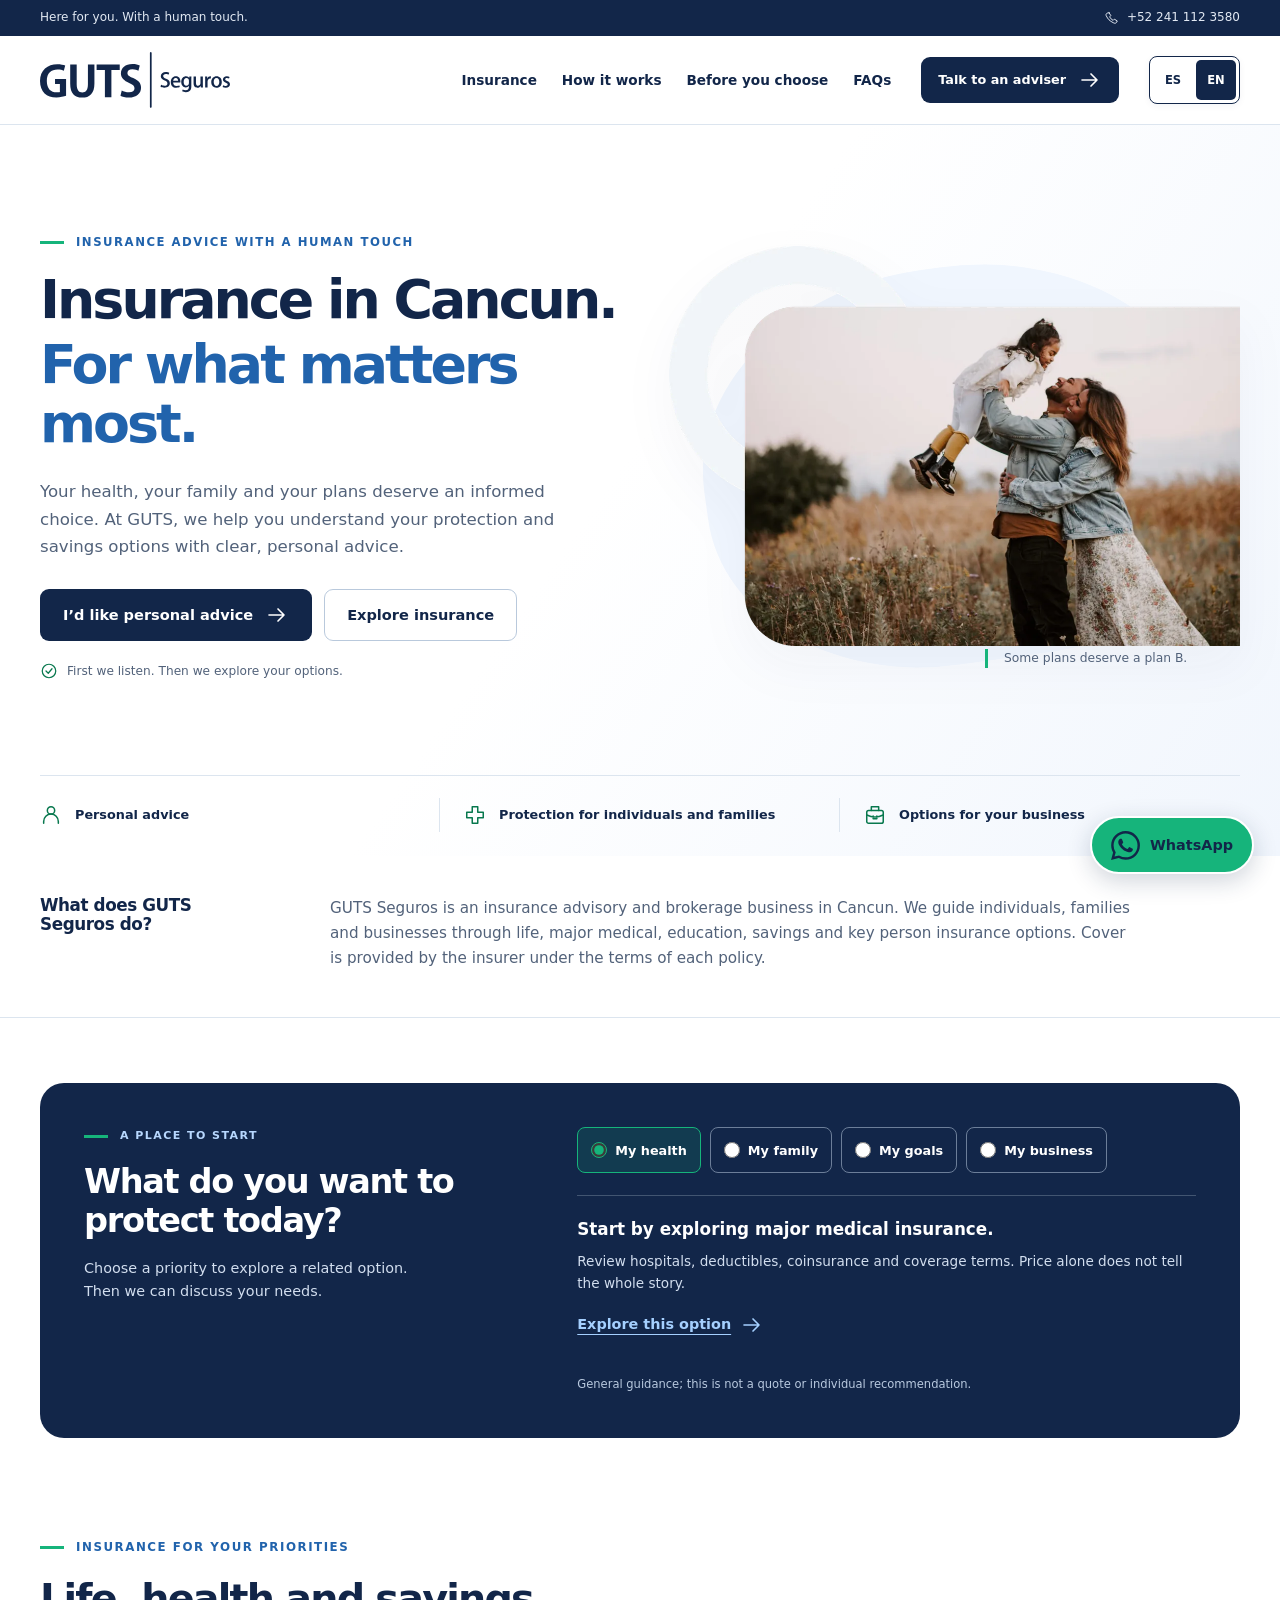
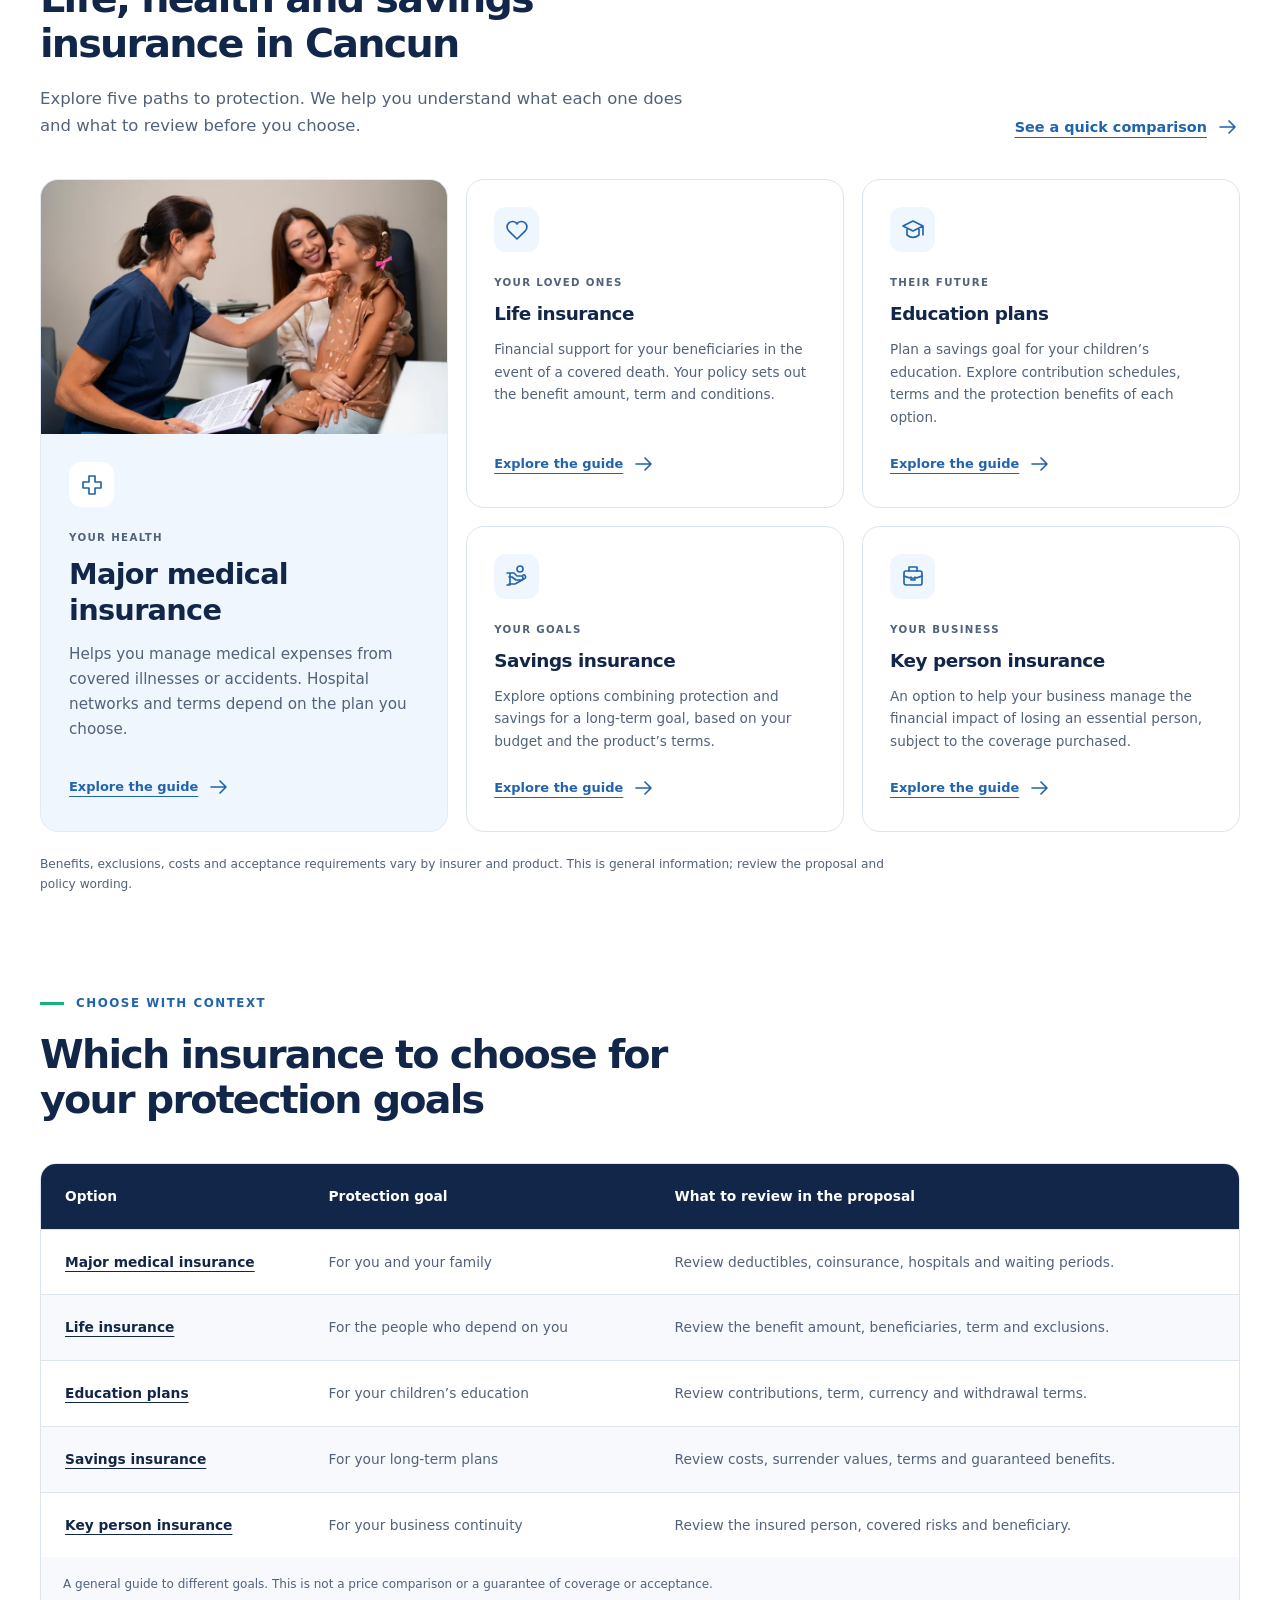
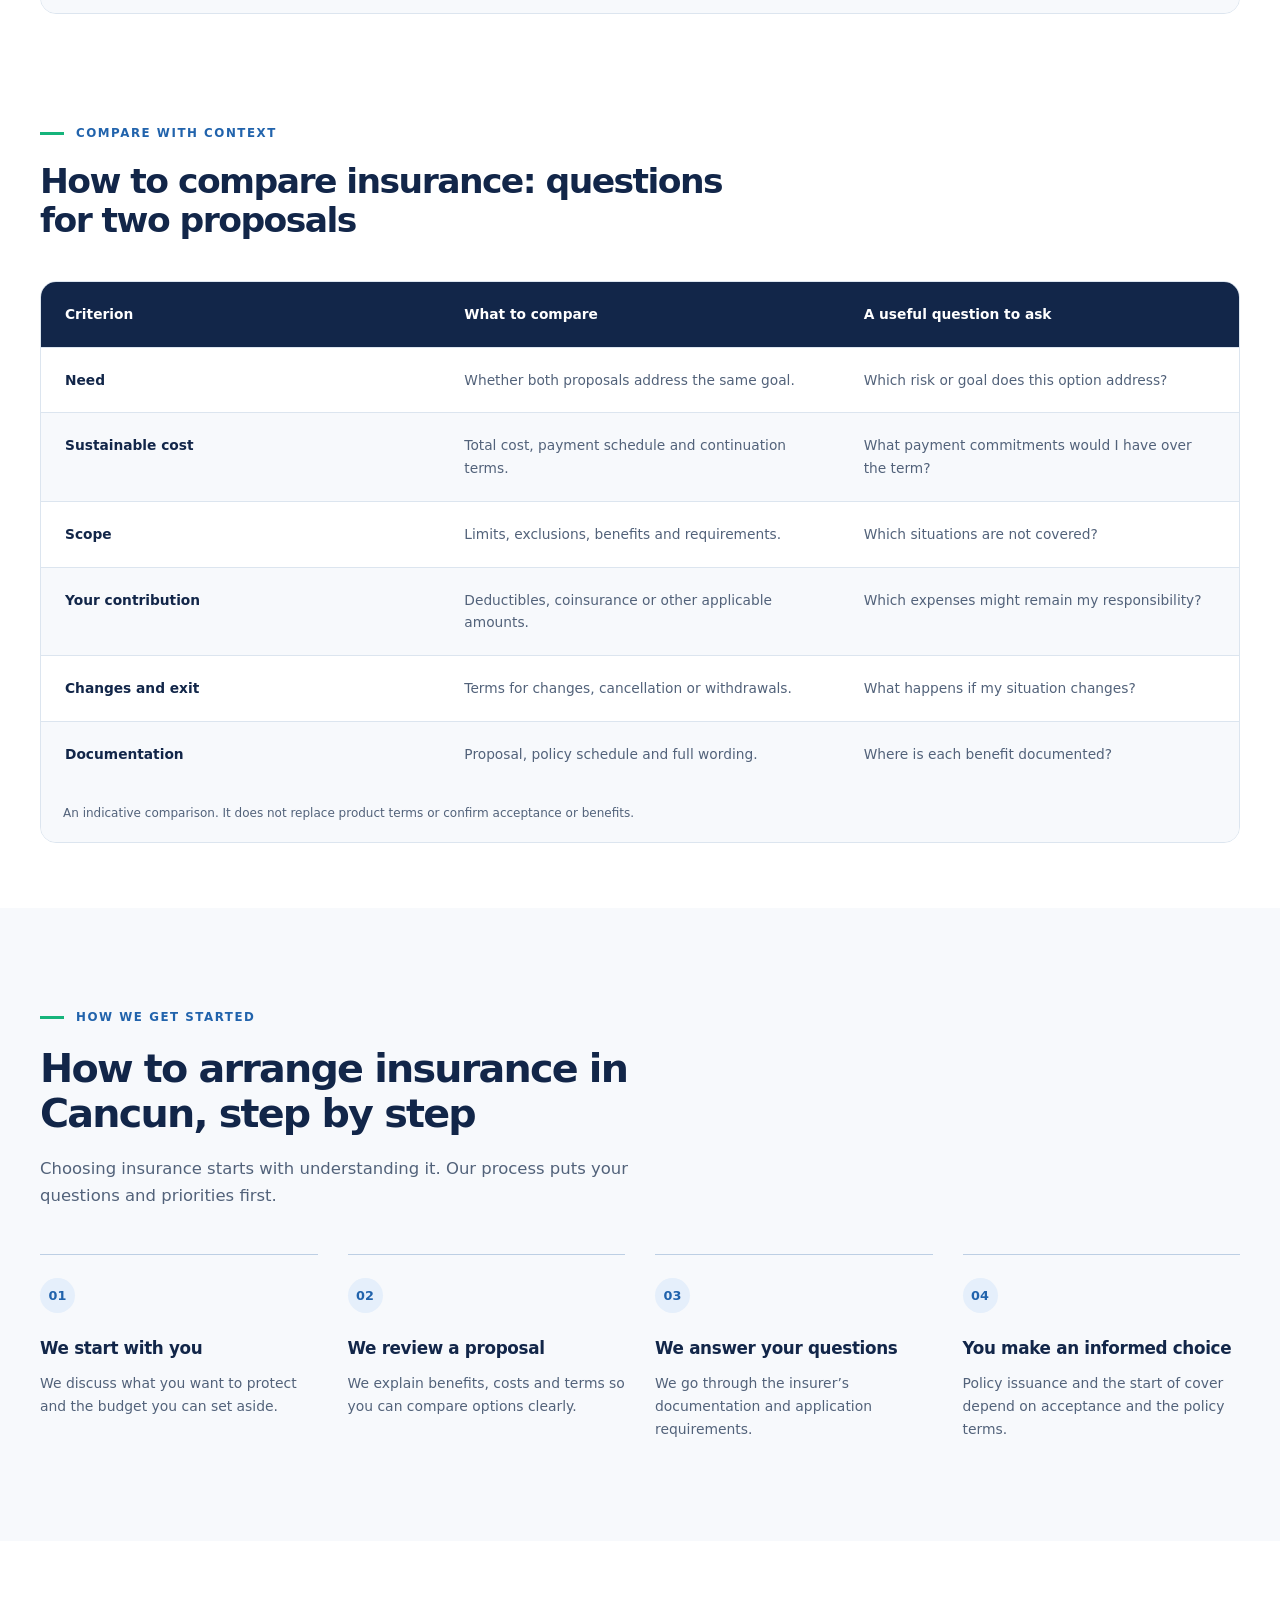
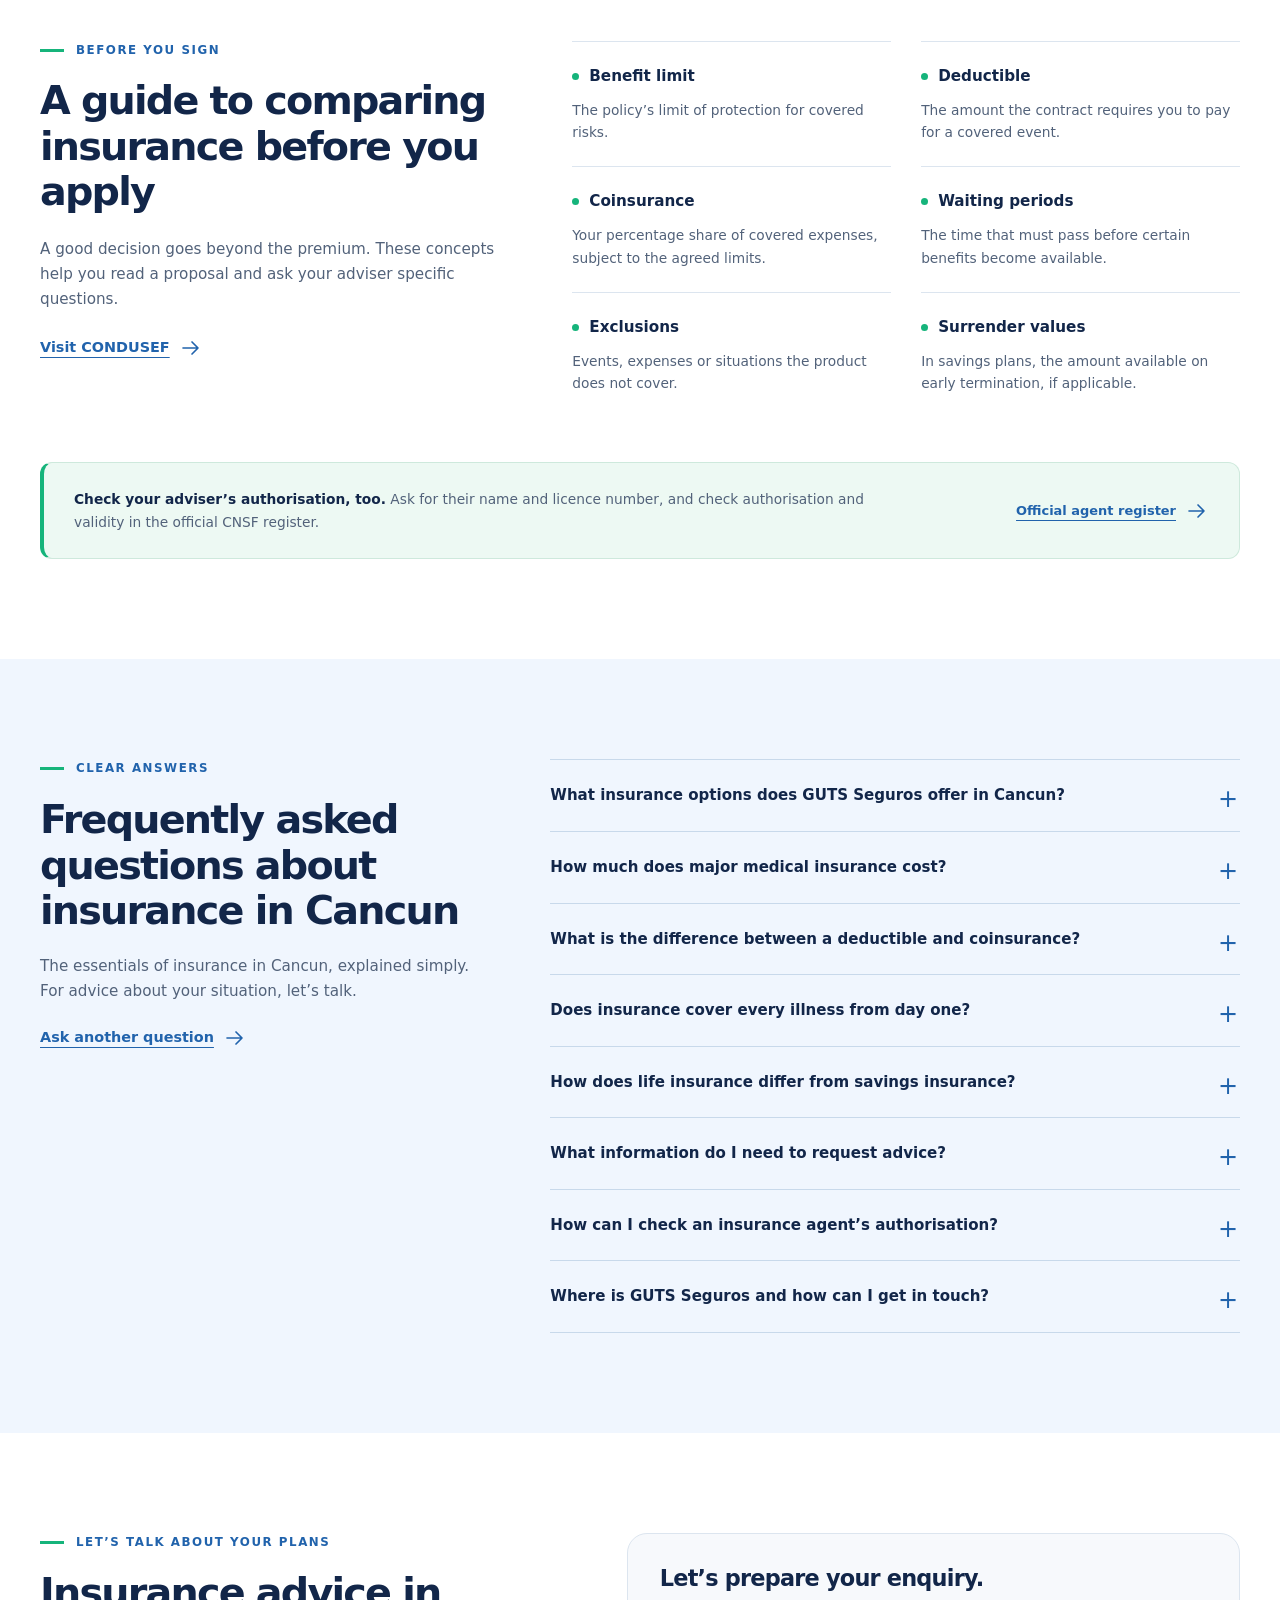
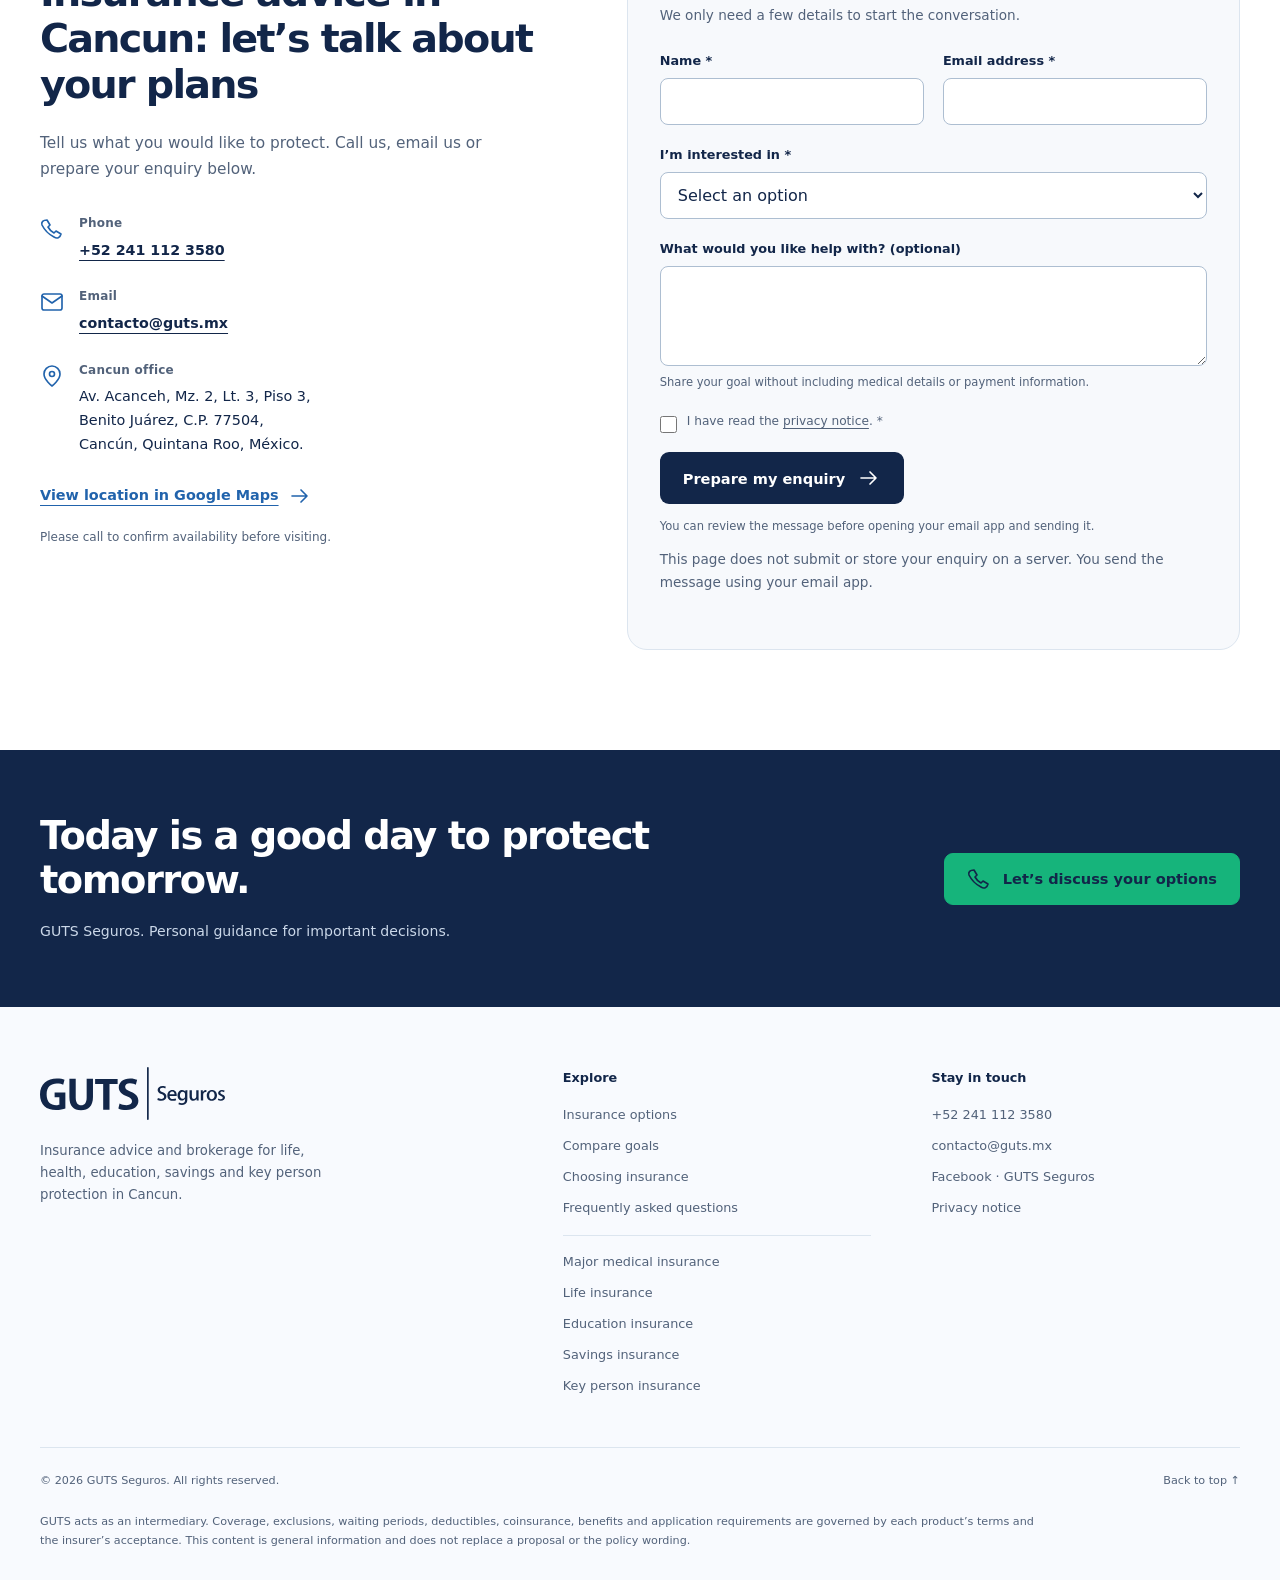
<file: en/index.html>
<!doctype html>
<html lang="en">
<head>
<meta charset="utf-8"><meta name="viewport" content="width=device-width,initial-scale=1,viewport-fit=cover"><title>Insurance in Cancun: life, health and savings | GUTS</title><meta name="description" content="Insurance in Cancun with personal advice from GUTS: life, major medical, education, savings and key person protection. Explore your options."><meta name="robots" content="index,follow,max-image-preview:large"><meta name="theme-color" content="#122649"><meta name="referrer" content="strict-origin-when-cross-origin"><link rel="canonical" href="https://www.guts.mx/en/"><link rel="alternate" hreflang="es-MX" href="https://www.guts.mx/"><link rel="alternate" hreflang="en" href="https://www.guts.mx/en/"><link rel="alternate" hreflang="x-default" href="https://www.guts.mx/"><link rel="icon" type="image/svg+xml" href="../assets/images/logo.svg"><link rel="stylesheet" href="../assets/css/styles.css"><meta property="og:type" content="website"><meta property="og:site_name" content="GUTS Seguros"><meta property="og:locale" content="en_US"><meta property="og:title" content="Insurance in Cancun: life, health and savings | GUTS"><meta property="og:description" content="Insurance in Cancun with personal advice from GUTS: life, major medical, education, savings and key person protection. Explore your options."><meta property="og:url" content="https://www.guts.mx/en/"><meta property="og:image" content="https://www.guts.mx/assets/images/hero.webp"><meta property="og:image:width" content="1120"><meta property="og:image:height" content="784"><meta property="og:image:alt" content="GUTS Seguros"><meta name="twitter:card" content="summary_large_image"><meta name="twitter:title" content="Insurance in Cancun: life, health and savings | GUTS"><meta name="twitter:description" content="Insurance in Cancun with personal advice from GUTS: life, major medical, education, savings and key person protection. Explore your options."><meta name="twitter:image" content="https://www.guts.mx/assets/images/hero.webp"><meta name="twitter:image:alt" content="GUTS Seguros"><script type="application/ld+json">{"@context":"https://schema.org","@graph":[{"@type":"InsuranceAgency","@id":"https://www.guts.mx/#agencia","name":"GUTS Seguros","url":"https://www.guts.mx/","logo":{"@type":"ImageObject","url":"https://www.guts.mx/assets/images/logo.svg","width":183,"height":53},"telephone":"+522411123580","email":"contacto@guts.mx","address":{"@type":"PostalAddress","streetAddress":"Av. Acanceh, Mz. 2, Lt. 3, Piso 3, Benito Juárez","addressLocality":"Cancún","addressRegion":"Quintana Roo","postalCode":"77504","addressCountry":"MX"},"geo":{"@type":"GeoCoordinates","latitude":21.143583,"longitude":-86.825439},"areaServed":{"@type":"City","name":"Cancún"},"sameAs":["https://www.facebook.com/gutsseguros/"],"image":"https://www.guts.mx/assets/images/health.webp","hasOfferCatalog":{"@id":"https://www.guts.mx/#catalogo"}},{"@type":"WebSite","@id":"https://www.guts.mx/#website","url":"https://www.guts.mx/","name":"GUTS Seguros","publisher":{"@id":"https://www.guts.mx/#agencia"},"inLanguage":["es-MX","en"]},{"@type":"WebPage","@id":"https://www.guts.mx/en/#webpage","url":"https://www.guts.mx/en/","name":"Insurance in Cancun: life, health and savings | GUTS","description":"Insurance in Cancun with personal advice from GUTS: life, major medical, education, savings and key person protection. Explore your options.","inLanguage":"en","isPartOf":{"@id":"https://www.guts.mx/#website"},"about":{"@id":"https://www.guts.mx/#agencia"},"mainEntity":{"@id":"https://www.guts.mx/#agencia"},"hasPart":{"@id":"https://www.guts.mx/en/#preguntas"}},{"@type":"Service","@id":"https://www.guts.mx/en/major-medical-insurance-cancun.html#service","url":"https://www.guts.mx/en/major-medical-insurance-cancun.html","name":"Major medical insurance in Cancun","description":"Understand your health protection before choosing a plan. We help you review the details that make a difference: hospitals, your share of expenses and coverage terms.","provider":{"@id":"https://www.guts.mx/#agencia"},"areaServed":{"@type":"City","name":"Cancún"}},{"@type":"Service","@id":"https://www.guts.mx/en/life-insurance-cancun.html#service","url":"https://www.guts.mx/en/life-insurance-cancun.html","name":"Life insurance in Cancun","description":"Your family has plans that depend on you. Learn what to review when choosing financial protection, including the benefit amount, policy term and any savings component.","provider":{"@id":"https://www.guts.mx/#agencia"},"areaServed":{"@type":"City","name":"Cancún"}},{"@type":"Service","@id":"https://www.guts.mx/en/education-insurance-cancun.html#service","url":"https://www.guts.mx/en/education-insurance-cancun.html","name":"Education insurance in Cancun","description":"Your children’s future starts with a plan you can sustain today. Learn how to organise an education goal and what to review in an education insurance policy.","provider":{"@id":"https://www.guts.mx/#agencia"},"areaServed":{"@type":"City","name":"Cancún"}},{"@type":"Service","@id":"https://www.guts.mx/en/savings-insurance-cancun.html#service","url":"https://www.guts.mx/en/savings-insurance-cancun.html","name":"Savings insurance in Cancun","description":"Protection and savings need a plan you can sustain. Before choosing, distinguish guarantees from projections and understand how access to your money works.","provider":{"@id":"https://www.guts.mx/#agencia"},"areaServed":{"@type":"City","name":"Cancún"}},{"@type":"Service","@id":"https://www.guts.mx/en/key-person-insurance-cancun.html#service","url":"https://www.guts.mx/en/key-person-insurance-cancun.html","name":"Key person insurance in Cancun","description":"Some people hold knowledge that supports a large part of a business. Identify that risk and learn what to review before choosing business continuity protection.","provider":{"@id":"https://www.guts.mx/#agencia"},"areaServed":{"@type":"City","name":"Cancún"}},{"@type":"OfferCatalog","@id":"https://www.guts.mx/#catalogo","name":"Insurance options","itemListElement":[{"@type":"Offer","itemOffered":{"@id":"https://www.guts.mx/en/major-medical-insurance-cancun.html#service"}},{"@type":"Offer","itemOffered":{"@id":"https://www.guts.mx/en/life-insurance-cancun.html#service"}},{"@type":"Offer","itemOffered":{"@id":"https://www.guts.mx/en/education-insurance-cancun.html#service"}},{"@type":"Offer","itemOffered":{"@id":"https://www.guts.mx/en/savings-insurance-cancun.html#service"}},{"@type":"Offer","itemOffered":{"@id":"https://www.guts.mx/en/key-person-insurance-cancun.html#service"}}]},{"@type":"FAQPage","@id":"https://www.guts.mx/en/#preguntas","url":"https://www.guts.mx/en/#preguntas","inLanguage":"en","isPartOf":{"@id":"https://www.guts.mx/en/#webpage"},"mainEntity":[{"@type":"Question","name":"What insurance options does GUTS Seguros offer in Cancun?","acceptedAnswer":{"@type":"Answer","text":"GUTS Seguros provides advice and brokerage services for major medical, life, education, savings and key person insurance. The right option depends on your goals, budget and each product’s terms."}},{"@type":"Question","name":"How much does major medical insurance cost?","acceptedAnswer":{"@type":"Answer","text":"There is no single price. Premiums depend on factors such as age, the applicant’s profile, benefit limits, hospital network, deductible and coinsurance. Request a personalised proposal and review its terms before deciding."}},{"@type":"Question","name":"What is the difference between a deductible and coinsurance?","acceptedAnswer":{"@type":"Answer","text":"The deductible is the amount your policy requires you to pay for a covered event. Coinsurance is your percentage share of covered expenses, usually after the deductible. How they apply, including limits and exceptions, depends on your policy."}},{"@type":"Question","name":"Does insurance cover every illness from day one?","acceptedAnswer":{"@type":"Answer","text":"Not necessarily. Policies can include waiting periods, exclusions and conditions relating to pre-existing medical conditions. Request the policy wording and confirmation of acceptance from the insurer before assuming a treatment is covered."}},{"@type":"Question","name":"How does life insurance differ from savings insurance?","acceptedAnswer":{"@type":"Answer","text":"Life insurance focuses on financial support for beneficiaries after a covered death. Savings insurance can include an accumulation component for a goal. Some options combine both functions; review guaranteed benefits, costs and surrender values."}},{"@type":"Question","name":"What information do I need to request advice?","acceptedAnswer":{"@type":"Answer","text":"To start a conversation, share your name, contact details and the type of protection you are interested in. This site does not request medical records or payment details. The insurer may require additional information through its application channels."}},{"@type":"Question","name":"How can I check an insurance agent’s authorisation?","acceptedAnswer":{"@type":"Answer","text":"Ask for your adviser’s name and licence number, then check their details in the public register of the Comisión Nacional de Seguros y Fianzas (CNSF). Authorisation and validity should be verified with that official source."}},{"@type":"Question","name":"Where is GUTS Seguros and how can I get in touch?","acceptedAnswer":{"@type":"Answer","text":"GUTS Seguros is at Av. Acanceh, Mz. 2, Lt. 3, Floor 3, Benito Juárez, postal code 77504, Cancun, Quintana Roo. Call +52 241 112 3580 or email contacto@guts.mx. Please confirm availability before visiting."}}]}]}</script></head>
<body data-language="en">
<svg xmlns="http://www.w3.org/2000/svg" style="position:absolute;width:0;height:0;overflow:hidden" aria-hidden="true" focusable="false"><defs>
<symbol id="i-arrow" viewbox="0 0 24 24"><path d="M4 12h15m-6-6 6 6-6 6"></path></symbol>
<symbol id="i-health" viewbox="0 0 24 24"><path d="M9 3h6v6h6v6h-6v6H9v-6H3V9h6z"></path></symbol>
<symbol id="i-heart" viewbox="0 0 24 24"><path d="m12 21-8.3-8.1a5.5 5.5 0 0 1 7.8-7.8L12 6l.5-.9a5.5 5.5 0 0 1 7.8 7.8Z"></path></symbol>
<symbol id="i-education" viewbox="0 0 24 24"><path d="m2 8 10-5 10 5-10 5Zm4 3v6c3.7 3 8.3 3 12 0v-6m4-3v9"></path></symbol>
<symbol id="i-savings" viewbox="0 0 24 24"><path d="M4 13h3l4 3h5a2 2 0 0 0 0-4h-4L9 9H4m0 11h6l9-5a2 2 0 0 0-1-4M2 9h3v12H2"></path><circle cx="15" cy="5" r="3"></circle></symbol>
<symbol id="i-business" viewbox="0 0 24 24"><rect x="3" y="7" width="18" height="14" rx="2"></rect><path d="M8 7V3h8v4M3 12c6 3 12 3 18 0m-11 1v3h4v-3"></path></symbol>
<symbol id="i-check" viewbox="0 0 24 24"><circle cx="12" cy="12" r="9"></circle><path d="m8 12 3 3 5-6"></path></symbol>
<symbol id="i-phone" viewbox="0 0 24 24"><path d="m7 3 3 5-2 2c1.6 3 3 4.4 6 6l2-2 5 3c-1 4-4 5-7 3C8 17 5 14 2 8 1 5 3 3 7 3Z"></path></symbol>
<symbol id="i-mail" viewbox="0 0 24 24"><rect x="2" y="4" width="20" height="16" rx="2"></rect><path d="m2 6 10 7L22 6"></path></symbol>
<symbol id="i-pin" viewbox="0 0 24 24"><path d="M20 10c0 6-8 12-8 12S4 16 4 10a8 8 0 1 1 16 0Z"></path><circle cx="12" cy="10" r="2.5"></circle></symbol>
<symbol id="i-menu" viewbox="0 0 24 24"><path d="M4 6h16M4 12h16M4 18h16"></path></symbol>
<symbol id="i-person" viewbox="0 0 24 24"><circle cx="12" cy="7" r="4"></circle><path d="M4 21v-2a8 8 0 0 1 16 0v2"></path></symbol>
</defs></svg>
<a class="skip" href="#contenido"><span>Skip to content</span></a>
<div class="topline"><div class="wrap"><p class="top-message"><span>Here for you. With a human touch.</span></p><a href="tel:+522411123580"><svg class="icon" width="24" height="24" aria-hidden="true"><use href="#i-phone"></use></svg><span class="phone-label">+52 241 112 3580</span></a></div></div>
<header class="site-header"><div class="wrap nav">
<a class="brand" href="#inicio" aria-label="GUTS Seguros, home"><img src="../assets/images/logo.svg" width="183" height="53" alt="GUTS Seguros"></a>
<nav class="nav-links" aria-label="Main navigation"><a href="#seguros"><span>Insurance</span></a><a href="#como-funciona"><span>How it works</span></a><a href="#guia"><span>Before you choose</span></a><a href="#preguntas"><span>FAQs</span></a></nav>
<a class="btn btn-primary nav-cta" href="#contacto"><span>Talk to an adviser</span><svg class="icon" width="24" height="24" aria-hidden="true"><use href="#i-arrow"></use></svg></a>
<div class="lang-picker" id="language-picker" role="group" aria-label="Reading language"><a href="../index.html" hreflang="es-MX" lang="es" aria-label="Español">ES</a><a href="../en/index.html" hreflang="en" lang="en" aria-label="English" aria-current="page">EN</a></div><button class="menu-button js-only" id="menu-toggle" type="button" aria-controls="mobile-nav" aria-expanded="false" aria-label="Open menu"><svg class="icon" width="24" height="24" aria-hidden="true"><use href="#i-menu"></use></svg></button>
</div><nav class="mobile-nav wrap" id="mobile-nav" aria-label="Mobile navigation" hidden><a href="#seguros"><span>Insurance</span></a><a href="#como-funciona"><span>How it works</span></a><a href="#guia"><span>Before you choose</span></a><a href="#preguntas"><span>FAQs</span></a><a href="#contacto"><span>Contact</span></a></nav></header>

<main id="contenido">
<section class="hero" id="inicio" aria-labelledby="hero-title"><div class="wrap">
<div class="hero-grid"><div class="hero-copy">
<span class="eyebrow"><span>Insurance advice with a human touch</span></span>
<h1 id="hero-title"><span>Insurance in Cancun.</span><em><span>For what matters most.</span></em></h1>
<p class="hero-description"><span>Your health, your family and your plans deserve an informed choice. At GUTS, we help you understand your protection and savings options with clear, personal advice.</span></p>
<div class="button-row"><a class="btn btn-primary" href="#contacto"><span>I’d like personal advice</span><svg class="icon" width="24" height="24" aria-hidden="true"><use href="#i-arrow"></use></svg></a><a class="btn btn-outline" href="#seguros"><span>Explore insurance</span></a></div>
<p class="hero-note"><svg class="icon" width="24" height="24" aria-hidden="true"><use href="#i-check"></use></svg><span>First we listen. Then we explore your options.</span></p>
</div><figure class="hero-visual"><img src="../assets/images/hero.webp" width="1120" height="784" fetchpriority="high" decoding="async" alt="A mother sharing a moment with her daughter outdoors"><figcaption class="hero-caption"><span>Some plans deserve a plan B.</span></figcaption></figure></div>
<ul class="promise-line"><li><svg class="icon" width="24" height="24" aria-hidden="true"><use href="#i-person"></use></svg><span>Personal advice</span></li><li><svg class="icon" width="24" height="24" aria-hidden="true"><use href="#i-health"></use></svg><span>Protection for individuals and families</span></li><li><svg class="icon" width="24" height="24" aria-hidden="true"><use href="#i-business"></use></svg><span>Options for your business</span></li></ul>
</div></section>

<section class="intro" aria-labelledby="about-title"><div class="wrap"><h2 id="about-title"><span>What does GUTS Seguros do?</span></h2><p><span>GUTS Seguros is an insurance advisory and brokerage business in Cancun. We guide individuals, families and businesses through life, major medical, education, savings and key person insurance options. Cover is provided by the insurer under the terms of each policy.</span></p></div></section>

<section class="chooser-section" aria-labelledby="chooser-title"><div class="wrap"><div class="chooser">
<div><span class="eyebrow"><span>A place to start</span></span><h2 id="chooser-title"><span>What do you want to protect today?</span></h2><p class="chooser-intro"><span>Choose a priority to explore a related option. Then we can discuss your needs.</span></p></div>
<div><fieldset class="goal-options" id="goal-options"><legend class="sr-only"><span>Your protection priority</span></legend>
<label class="goal-label"><input type="radio" name="goal" value="salud" checked><span>My health</span></label><label class="goal-label"><input type="radio" name="goal" value="familia"><span>My family</span></label><label class="goal-label"><input type="radio" name="goal" value="metas"><span>My goals</span></label><label class="goal-label"><input type="radio" name="goal" value="empresa"><span>My business</span></label>
</fieldset><div class="goal-result" id="goal-result" aria-live="polite" aria-atomic="true"><h3 id="goal-title"><span>Start by exploring major medical insurance.</span></h3><p id="goal-description"><span>Review hospitals, deductibles, coinsurance and coverage terms. Price alone does not tell the whole story.</span></p><a class="text-link" id="goal-link" href="../en/major-medical-insurance-cancun.html"><span>Explore this option</span><svg class="icon" width="24" height="24" aria-hidden="true"><use href="#i-arrow"></use></svg></a></div><p class="goal-disclaimer"><span>General guidance; this is not a quote or individual recommendation.</span></p><noscript><p class="goal-disclaimer"><span>You can explore every option in the next section.</span></p></noscript></div>
</div></div></section>

<section class="section" id="seguros" aria-labelledby="services-title"><div class="wrap"><div class="section-head"><div><span class="eyebrow"><span>Insurance for your priorities</span></span><h2 class="section-title" id="services-title"><span>Life, health and savings insurance in Cancun</span></h2><p class="section-copy"><span>Explore five paths to protection. We help you understand what each one does and what to review before you choose.</span></p></div><a class="text-link" href="#comparar"><span>See a quick comparison</span><svg class="icon" width="24" height="24" aria-hidden="true"><use href="#i-arrow"></use></svg></a></div><div class="services-grid"><article class="service featured" id="gastos-medicos"><img class="service-photo" src="../assets/images/health.webp" width="900" height="600" loading="lazy" decoding="async" alt="A healthcare professional examining a child with her mother present"><div class="service-inner"><div class="service-icon"><svg class="icon" width="24" height="24" aria-hidden="true"><use href="#i-health"></use></svg></div><span class="eyebrow"><span>Your health</span></span><h3><span>Major medical insurance</span></h3><p><span>Helps you manage medical expenses from covered illnesses or accidents. Hospital networks and terms depend on the plan you choose.</span></p><a href="../en/major-medical-insurance-cancun.html" class="text-link">Explore the guide<svg class="icon" width="24" height="24" aria-hidden="true"><use href="#i-arrow"></use></svg></a></div></article><article class="service" id="vida"><div class="service-icon"><svg class="icon" width="24" height="24" aria-hidden="true"><use href="#i-heart"></use></svg></div><span class="eyebrow"><span>Your loved ones</span></span><h3><span>Life insurance</span></h3><p><span>Financial support for your beneficiaries in the event of a covered death. Your policy sets out the benefit amount, term and conditions.</span></p><a href="../en/life-insurance-cancun.html" class="text-link">Explore the guide<svg class="icon" width="24" height="24" aria-hidden="true"><use href="#i-arrow"></use></svg></a></article><article class="service" id="educacion"><div class="service-icon"><svg class="icon" width="24" height="24" aria-hidden="true"><use href="#i-education"></use></svg></div><span class="eyebrow"><span>Their future</span></span><h3><span>Education plans</span></h3><p><span>Plan a savings goal for your children’s education. Explore contribution schedules, terms and the protection benefits of each option.</span></p><a href="../en/education-insurance-cancun.html" class="text-link">Explore the guide<svg class="icon" width="24" height="24" aria-hidden="true"><use href="#i-arrow"></use></svg></a></article><article class="service" id="ahorro"><div class="service-icon"><svg class="icon" width="24" height="24" aria-hidden="true"><use href="#i-savings"></use></svg></div><span class="eyebrow"><span>Your goals</span></span><h3><span>Savings insurance</span></h3><p><span>Explore options combining protection and savings for a long-term goal, based on your budget and the product’s terms.</span></p><a href="../en/savings-insurance-cancun.html" class="text-link">Explore the guide<svg class="icon" width="24" height="24" aria-hidden="true"><use href="#i-arrow"></use></svg></a></article><article class="service" id="persona-clave"><div class="service-icon"><svg class="icon" width="24" height="24" aria-hidden="true"><use href="#i-business"></use></svg></div><span class="eyebrow"><span>Your business</span></span><h3><span>Key person insurance</span></h3><p><span>An option to help your business manage the financial impact of losing an essential person, subject to the coverage purchased.</span></p><a href="../en/key-person-insurance-cancun.html" class="text-link">Explore the guide<svg class="icon" width="24" height="24" aria-hidden="true"><use href="#i-arrow"></use></svg></a></article></div><p class="section-footnote"><span>Benefits, exclusions, costs and acceptance requirements vary by insurer and product. This is general information; review the proposal and policy wording.</span></p></div></section>

<section class="section compare" id="comparar" aria-labelledby="compare-title"><div class="wrap"><div class="section-head"><div><span class="eyebrow"><span>Choose with context</span></span><h2 class="section-title" id="compare-title"><span>Which insurance to choose for your protection goals</span></h2></div></div><div class="table-wrap" tabindex="0" role="region" aria-labelledby="compare-title"><table><caption><span>A general guide to different goals. This is not a price comparison or a guarantee of coverage or acceptance.</span></caption><thead><tr><th scope="col"><span>Option</span></th><th scope="col"><span>Protection goal</span></th><th scope="col"><span>What to review in the proposal</span></th></tr></thead><tbody><tr><th scope="row"><a href="../en/major-medical-insurance-cancun.html"><span>Major medical insurance</span></a></th><td><span>For you and your family</span></td><td><span>Review deductibles, coinsurance, hospitals and waiting periods.</span></td></tr><tr><th scope="row"><a href="../en/life-insurance-cancun.html"><span>Life insurance</span></a></th><td><span>For the people who depend on you</span></td><td><span>Review the benefit amount, beneficiaries, term and exclusions.</span></td></tr><tr><th scope="row"><a href="../en/education-insurance-cancun.html"><span>Education plans</span></a></th><td><span>For your children’s education</span></td><td><span>Review contributions, term, currency and withdrawal terms.</span></td></tr><tr><th scope="row"><a href="../en/savings-insurance-cancun.html"><span>Savings insurance</span></a></th><td><span>For your long-term plans</span></td><td><span>Review costs, surrender values, terms and guaranteed benefits.</span></td></tr><tr><th scope="row"><a href="../en/key-person-insurance-cancun.html"><span>Key person insurance</span></a></th><td><span>For your business continuity</span></td><td><span>Review the insured person, covered risks and beneficiary.</span></td></tr></tbody></table></div></div></section>

<section class="section detail-table" id="comparar-propuestas" aria-labelledby="comparar-propuestas-title"><div class="wrap"><div class="section-head"><div><span class="eyebrow">Compare with context</span><h2 class="section-title" id="comparar-propuestas-title">How to compare insurance: questions for two proposals</h2></div></div><div class="table-wrap" tabindex="0" role="region" aria-labelledby="comparar-propuestas-title"><table><caption>An indicative comparison. It does not replace product terms or confirm acceptance or benefits.</caption><thead><tr><th scope="col">Criterion</th><th scope="col">What to compare</th><th scope="col">A useful question to ask</th></tr></thead><tbody><tr><th scope="row">Need</th><td>Whether both proposals address the same goal.</td><td>Which risk or goal does this option address?</td></tr><tr><th scope="row">Sustainable cost</th><td>Total cost, payment schedule and continuation terms.</td><td>What payment commitments would I have over the term?</td></tr><tr><th scope="row">Scope</th><td>Limits, exclusions, benefits and requirements.</td><td>Which situations are not covered?</td></tr><tr><th scope="row">Your contribution</th><td>Deductibles, coinsurance or other applicable amounts.</td><td>Which expenses might remain my responsibility?</td></tr><tr><th scope="row">Changes and exit</th><td>Terms for changes, cancellation or withdrawals.</td><td>What happens if my situation changes?</td></tr><tr><th scope="row">Documentation</th><td>Proposal, policy schedule and full wording.</td><td>Where is each benefit documented?</td></tr></tbody></table></div></div></section><section class="section process" id="como-funciona" aria-labelledby="process-title"><div class="wrap"><div class="section-head"><div><span class="eyebrow"><span>How we get started</span></span><h2 class="section-title" id="process-title"><span>How to arrange insurance in Cancun, step by step</span></h2><p class="section-copy"><span>Choosing insurance starts with understanding it. Our process puts your questions and priorities first.</span></p></div></div><ol class="process-grid"><li class="process-step"><span class="step-num" aria-hidden="true">01</span><h3><span>We start with you</span></h3><p><span>We discuss what you want to protect and the budget you can set aside.</span></p></li><li class="process-step"><span class="step-num" aria-hidden="true">02</span><h3><span>We review a proposal</span></h3><p><span>We explain benefits, costs and terms so you can compare options clearly.</span></p></li><li class="process-step"><span class="step-num" aria-hidden="true">03</span><h3><span>We answer your questions</span></h3><p><span>We go through the insurer’s documentation and application requirements.</span></p></li><li class="process-step"><span class="step-num" aria-hidden="true">04</span><h3><span>You make an informed choice</span></h3><p><span>Policy issuance and the start of cover depend on acceptance and the policy terms.</span></p></li></ol></div></section>

<section class="section" id="guia" aria-labelledby="guide-title"><div class="wrap"><div class="guide-grid"><div class="guide-heading"><span class="eyebrow"><span>Before you sign</span></span><h2 class="section-title" id="guide-title"><span>A guide to comparing insurance before you apply</span></h2><p><span>A good decision goes beyond the premium. These concepts help you read a proposal and ask your adviser specific questions.</span></p><a class="text-link" href="https://www.condusef.gob.mx/" target="_blank" rel="noopener noreferrer"><span>Visit CONDUSEF</span><svg class="icon" width="24" height="24" aria-hidden="true"><use href="#i-arrow"></use></svg></a></div><dl class="terms"><div class="term"><dt><span>Benefit limit</span></dt><dd><span>The policy’s limit of protection for covered risks.</span></dd></div><div class="term"><dt><span>Deductible</span></dt><dd><span>The amount the contract requires you to pay for a covered event.</span></dd></div><div class="term"><dt><span>Coinsurance</span></dt><dd><span>Your percentage share of covered expenses, subject to the agreed limits.</span></dd></div><div class="term"><dt><span>Waiting periods</span></dt><dd><span>The time that must pass before certain benefits become available.</span></dd></div><div class="term"><dt><span>Exclusions</span></dt><dd><span>Events, expenses or situations the product does not cover.</span></dd></div><div class="term"><dt><span>Surrender values</span></dt><dd><span>In savings plans, the amount available on early termination, if applicable.</span></dd></div></dl></div>
<aside class="verify-note"><p><strong><span>Check your adviser’s authorisation, too.</span></strong> <span>Ask for their name and licence number, and check authorisation and validity in the official CNSF register.</span></p><a class="text-link" href="https://agentesajustadores.cnsf.gob.mx/" target="_blank" rel="noopener noreferrer"><span>Official agent register</span><svg class="icon" width="24" height="24" aria-hidden="true"><use href="#i-arrow"></use></svg></a></aside></div></section>

<section class="section faq" id="preguntas" aria-labelledby="faq-title"><div class="wrap faq-grid"><div class="faq-heading"><span class="eyebrow"><span>Clear answers</span></span><h2 class="section-title" id="faq-title"><span>Frequently asked questions about insurance in Cancun</span></h2><p><span>The essentials of insurance in Cancun, explained simply. For advice about your situation, let’s talk.</span></p><a class="text-link" href="#contacto"><span>Ask another question</span><svg class="icon" width="24" height="24" aria-hidden="true"><use href="#i-arrow"></use></svg></a></div><div class="faq-list"><details id="pregunta-1"><summary><span>What insurance options does GUTS Seguros offer in Cancun?</span></summary><p class="faq-answer"><span>GUTS Seguros provides advice and brokerage services for major medical, life, education, savings and key person insurance. The right option depends on your goals, budget and each product’s terms.</span></p></details><details id="pregunta-2"><summary><span>How much does major medical insurance cost?</span></summary><p class="faq-answer"><span>There is no single price. Premiums depend on factors such as age, the applicant’s profile, benefit limits, hospital network, deductible and coinsurance. Request a personalised proposal and review its terms before deciding.</span></p></details><details id="pregunta-3"><summary><span>What is the difference between a deductible and coinsurance?</span></summary><p class="faq-answer"><span>The deductible is the amount your policy requires you to pay for a covered event. Coinsurance is your percentage share of covered expenses, usually after the deductible. How they apply, including limits and exceptions, depends on your policy.</span></p></details><details id="pregunta-4"><summary><span>Does insurance cover every illness from day one?</span></summary><p class="faq-answer"><span>Not necessarily. Policies can include waiting periods, exclusions and conditions relating to pre-existing medical conditions. Request the policy wording and confirmation of acceptance from the insurer before assuming a treatment is covered.</span></p></details><details id="pregunta-5"><summary><span>How does life insurance differ from savings insurance?</span></summary><p class="faq-answer"><span>Life insurance focuses on financial support for beneficiaries after a covered death. Savings insurance can include an accumulation component for a goal. Some options combine both functions; review guaranteed benefits, costs and surrender values.</span></p></details><details id="pregunta-6"><summary><span>What information do I need to request advice?</span></summary><p class="faq-answer"><span>To start a conversation, share your name, contact details and the type of protection you are interested in. This site does not request medical records or payment details. The insurer may require additional information through its application channels.</span></p></details><details id="pregunta-7"><summary><span>How can I check an insurance agent’s authorisation?</span></summary><p class="faq-answer"><span>Ask for your adviser’s name and licence number, then check their details in the public register of the Comisión Nacional de Seguros y Fianzas (CNSF). Authorisation and validity should be verified with that official source.</span></p></details><details id="pregunta-8"><summary><span>Where is GUTS Seguros and how can I get in touch?</span></summary><p class="faq-answer"><span>GUTS Seguros is at Av. Acanceh, Mz. 2, Lt. 3, Floor 3, Benito Juárez, postal code 77504, Cancun, Quintana Roo. Call +52 241 112 3580 or email contacto@guts.mx. Please confirm availability before visiting.</span></p></details></div></div></section>

<section class="section" id="contacto" aria-labelledby="contact-title"><div class="wrap contact-grid"><div><span class="eyebrow"><span>Let’s talk about your plans</span></span><h2 class="section-title" id="contact-title"><span>Insurance advice in Cancun: let’s talk about your plans</span></h2><p class="contact-intro"><span>Tell us what you would like to protect. Call us, email us or prepare your enquiry below.</span></p>
<div class="contact-item"><svg class="icon" width="24" height="24" aria-hidden="true"><use href="#i-phone"></use></svg><div><strong><span>Phone</span></strong><a href="tel:+522411123580">+52 241 112 3580</a></div></div>
<div class="contact-item"><svg class="icon" width="24" height="24" aria-hidden="true"><use href="#i-mail"></use></svg><div><strong><span>Email</span></strong><a href="mailto:contacto@guts.mx">contacto@guts.mx</a></div></div>
<div class="contact-item"><svg class="icon" width="24" height="24" aria-hidden="true"><use href="#i-pin"></use></svg><div><strong><span>Cancun office</span></strong><address>Av. Acanceh, Mz. 2, Lt. 3, Piso 3,<br>Benito Juárez, C.P. 77504,<br>Cancún, Quintana Roo, México.</address></div></div>
<a class="text-link" href="https://www.google.com/maps/search/?api=1&amp;query=21.143583%2C-86.825439" target="_blank" rel="noopener noreferrer"><span>View location in Google Maps</span><svg class="icon" width="24" height="24" aria-hidden="true"><use href="#i-arrow"></use></svg></a><p class="contact-small"><span>Please call to confirm availability before visiting.</span></p>
</div><div class="quote-panel"><h3><span>Let’s prepare your enquiry.</span></h3><p><span>We only need a few details to start the conversation.</span></p>
<form id="quote-form" hidden><div class="form-grid"><div class="field"><label for="name"><span>Name *</span></label><input id="name" name="name" autocomplete="name" maxlength="80" required></div><div class="field"><label for="email"><span>Email address *</span></label><input id="email" name="email" type="email" autocomplete="email" maxlength="160" required></div><div class="field full"><label for="insurance"><span>I’m interested in *</span></label><select id="insurance" name="insurance" required><option value="">Select an option</option><option value="gastos-medicos">Major medical insurance</option><option value="vida">Life insurance</option><option value="educacion">Education insurance</option><option value="ahorro">Savings insurance</option><option value="persona-clave">Key person insurance</option><option value="orientacion">I’m not sure yet; I’d like guidance</option></select></div><div class="field full"><label for="message"><span>What would you like help with? (optional)</span></label><textarea id="message" name="message" rows="3" maxlength="600" aria-describedby="message-help"></textarea><small class="field-help" id="message-help"><span>Share your goal without including medical details or payment information.</span></small></div></div>
<label class="check"><input type="checkbox" id="privacy" name="privacy" required><span><span>I have read the</span> <a href="https://www.guts.mx/aviso-de-privacidad" target="_blank" rel="noopener noreferrer"><span>privacy notice</span></a>. *</span></label>
<button class="btn btn-primary" type="submit"><span>Prepare my enquiry</span><svg class="icon" width="24" height="24" aria-hidden="true"><use href="#i-arrow"></use></svg></button><p class="form-note"><span>You can review the message before opening your email app and sending it.</span></p></form>
<noscript><p><span>To start an enquiry, email contacto@guts.mx or call +52 241 112 3580.</span></p><p><a class="text-link" href="mailto:contacto@guts.mx"><span>Open email</span><svg class="icon" width="24" height="24" aria-hidden="true"><use href="#i-arrow"></use></svg></a></p></noscript>
<section id="draft" class="draft" hidden aria-labelledby="draft-title"><h4 id="draft-title"><span>Your message is ready to review.</span></h4><pre id="draft-content"></pre><div class="button-row"><a class="btn btn-primary" id="draft-email" href="mailto:contacto@guts.mx"><svg class="icon" width="24" height="24" aria-hidden="true"><use href="#i-mail"></use></svg><span>Open my email app</span></a><button class="btn btn-outline" id="copy-draft" type="button"><span>Copy message</span></button></div><p id="draft-status" class="draft-status" role="status" aria-live="polite"></p></section>
<p class="contact-privacy"><span>This page does not submit or store your enquiry on a server. You send the message using your email app.</span></p></div></div></section>

<section class="closing" aria-labelledby="closing-title"><div class="wrap"><div><h2 id="closing-title"><span>Today is a good day to protect tomorrow.</span></h2><p><span>GUTS Seguros. Personal guidance for important decisions.</span></p></div><a class="btn btn-green" href="tel:+522411123580"><svg class="icon" width="24" height="24" aria-hidden="true"><use href="#i-phone"></use></svg><span>Let’s discuss your options</span></a></div></section>
</main>
<footer class="footer"><div class="wrap"><div class="footer-grid"><div class="footer-brand"><a class="brand" href="#inicio" aria-label="GUTS Seguros, home"><img src="../assets/images/logo.svg" width="183" height="53" loading="lazy" alt="GUTS Seguros"></a><p class="footer-about"><span>Insurance advice and brokerage for life, health, education, savings and key person protection in Cancun.</span></p></div><nav class="footer-links" aria-label="Explore the site"><h3><span>Explore</span></h3><ul><li><a href="#seguros"><span>Insurance options</span></a></li><li><a href="#comparar"><span>Compare goals</span></a></li><li><a href="#guia"><span>Choosing insurance</span></a></li><li><a href="#preguntas"><span>Frequently asked questions</span></a></li></ul><ul class="footer-service-links"><li><a href="../en/major-medical-insurance-cancun.html">Major medical insurance</a></li><li><a href="../en/life-insurance-cancun.html">Life insurance</a></li><li><a href="../en/education-insurance-cancun.html">Education insurance</a></li><li><a href="../en/savings-insurance-cancun.html">Savings insurance</a></li><li><a href="../en/key-person-insurance-cancun.html">Key person insurance</a></li></ul></nav><nav class="footer-links" aria-label="Contact and resources"><h3><span>Stay in touch</span></h3><ul><li><a href="tel:+522411123580">+52 241 112 3580</a></li><li><a href="mailto:contacto@guts.mx">contacto@guts.mx</a></li><li><a href="https://www.facebook.com/gutsseguros/" target="_blank" rel="noopener noreferrer">Facebook · GUTS Seguros</a></li><li><a href="https://www.guts.mx/aviso-de-privacidad"><span>Privacy notice</span></a></li></ul></nav></div><div class="footer-bottom"><p>© <span id="year">2026</span> GUTS Seguros. <span>All rights reserved.</span></p><a href="#inicio"><span>Back to top ↑</span></a></div><p class="disclaimer"><span>GUTS acts as an intermediary. Coverage, exclusions, waiting periods, deductibles, coinsurance, benefits and application requirements are governed by each product’s terms and the insurer’s acceptance. This content is general information and does not replace a proposal or the policy wording.</span></p></div></footer>
<div class="mobile-actions"><a class="btn btn-outline" href="tel:+522411123580"><svg class="icon" width="24" height="24" aria-hidden="true"><use href="#i-phone"></use></svg><span>Call</span></a><a class="btn btn-primary" href="#contacto"><span>Talk to an adviser</span><svg class="icon" width="24" height="24" aria-hidden="true"><use href="#i-arrow"></use></svg></a></div>
<a id="whatsapp-float" class="whatsapp-float" href="https://wa.me/522411123580?text=Hello%2C%20I%20would%20like%20insurance%20advice%20from%20GUTS%20Seguros." target="_blank" rel="noopener noreferrer" aria-label="Message us on WhatsApp" title="WhatsApp"><svg class="wa-icon" width="29" height="29" viewbox="0 0 24 24" aria-hidden="true" focusable="false"><path d="M17.472 14.382c-.297-.149-1.758-.867-2.03-.967-.273-.099-.471-.148-.67.15-.197.297-.767.966-.94 1.164-.173.199-.347.223-.644.075-.297-.15-1.255-.463-2.39-1.475-.883-.788-1.48-1.761-1.653-2.059-.173-.297-.018-.458.13-.606.134-.133.298-.347.446-.52.149-.174.198-.298.298-.497.099-.198.05-.371-.025-.52-.075-.149-.669-1.612-.916-2.207-.242-.579-.487-.5-.669-.51-.173-.008-.371-.01-.57-.01-.198 0-.52.074-.792.372-.272.297-1.04 1.016-1.04 2.479 0 1.462 1.065 2.875 1.213 3.074.149.198 2.096 3.2 5.077 4.487.709.306 1.262.489 1.694.625.712.227 1.36.195 1.871.118.571-.085 1.758-.719 2.006-1.413.248-.694.248-1.289.173-1.413-.074-.124-.272-.198-.57-.347m-5.421 7.403h-.004a9.87 9.87 0 0 1-5.031-1.378l-.361-.214-3.741.982.998-3.648-.235-.374a9.86 9.86 0 0 1-1.51-5.26c.001-5.45 4.436-9.884 9.888-9.884 2.64 0 5.122 1.03 6.988 2.898a9.825 9.825 0 0 1 2.893 6.994c-.003 5.45-4.437 9.884-9.885 9.884m8.413-18.297A11.815 11.815 0 0 0 12.05 0C5.495 0 .16 5.335.157 11.892c0 2.096.547 4.142 1.588 5.945L.057 24l6.305-1.654a11.882 11.882 0 0 0 5.683 1.448h.005c6.554 0 11.89-5.335 11.893-11.893a11.821 11.821 0 0 0-3.48-8.413z"></path></svg><span class="wa-label">WhatsApp</span></a>

<script src="../assets/js/main.js" defer></script></body></html>
</file>
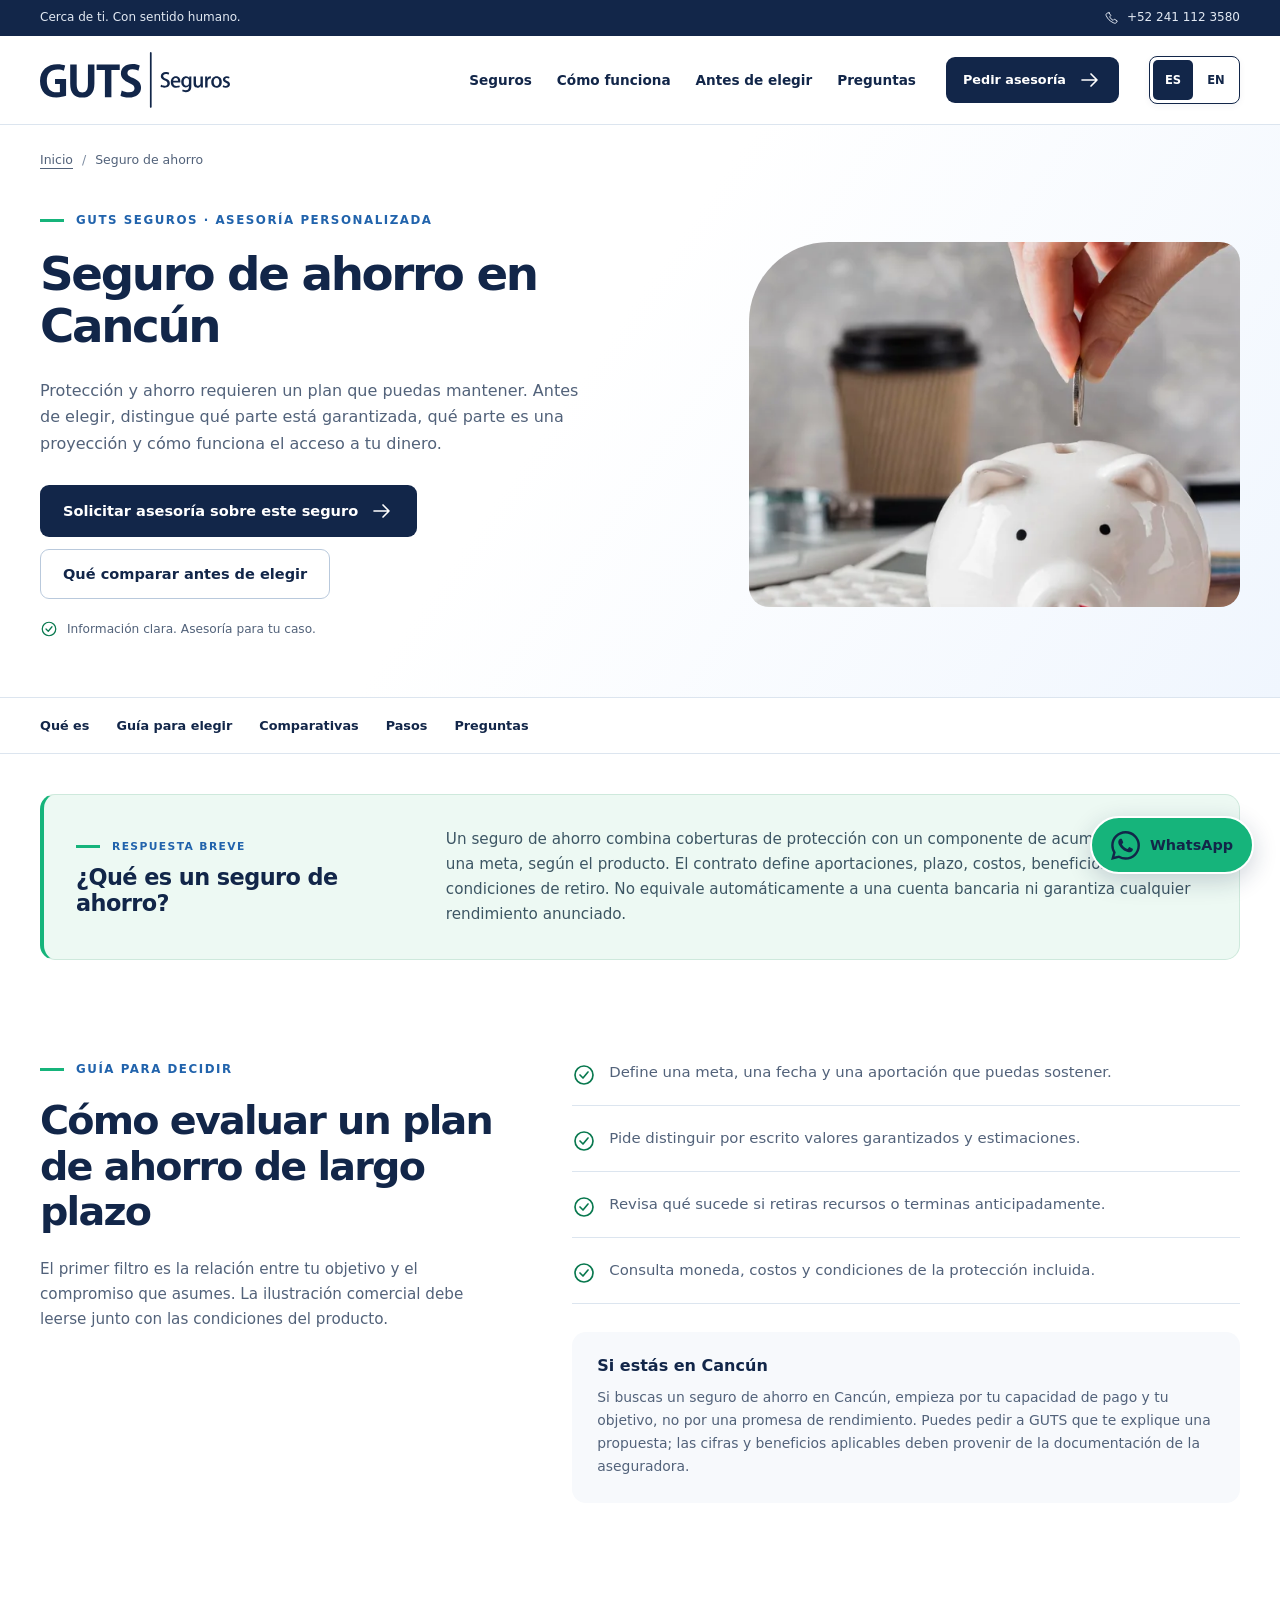
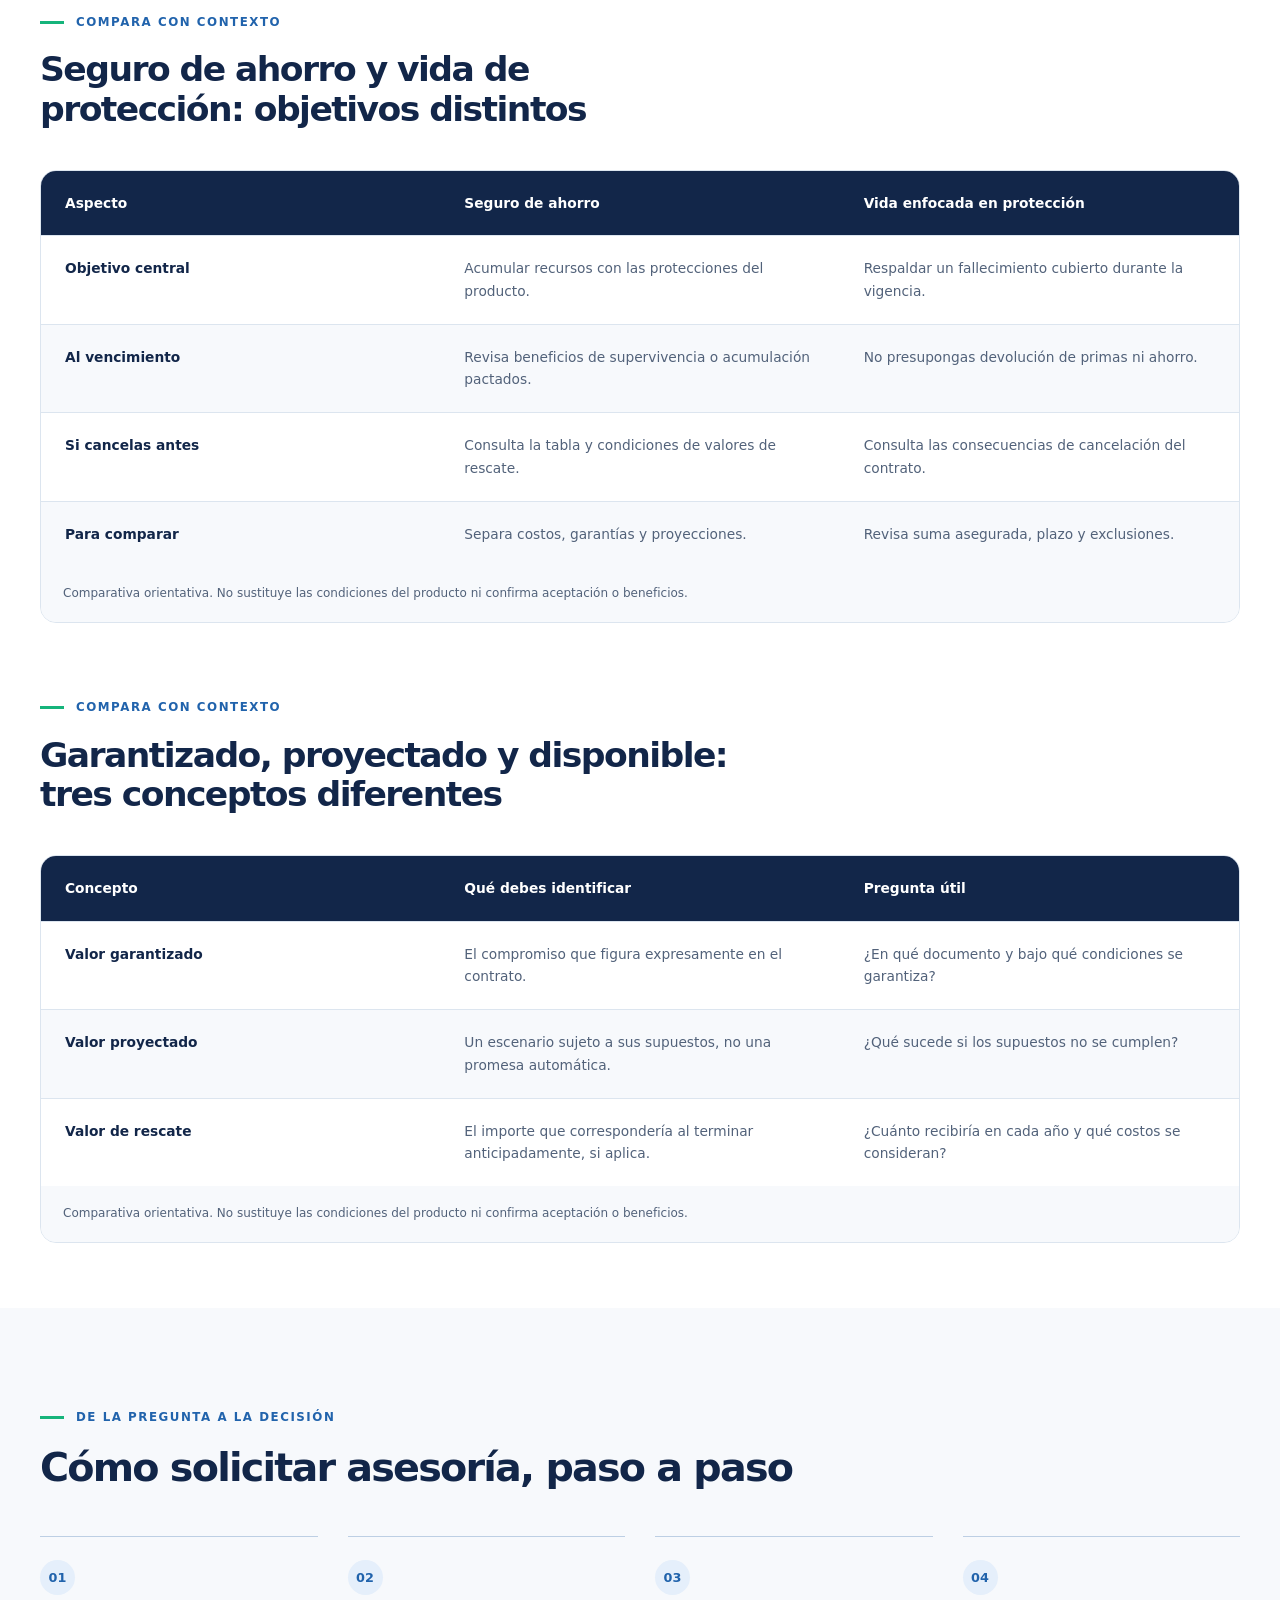
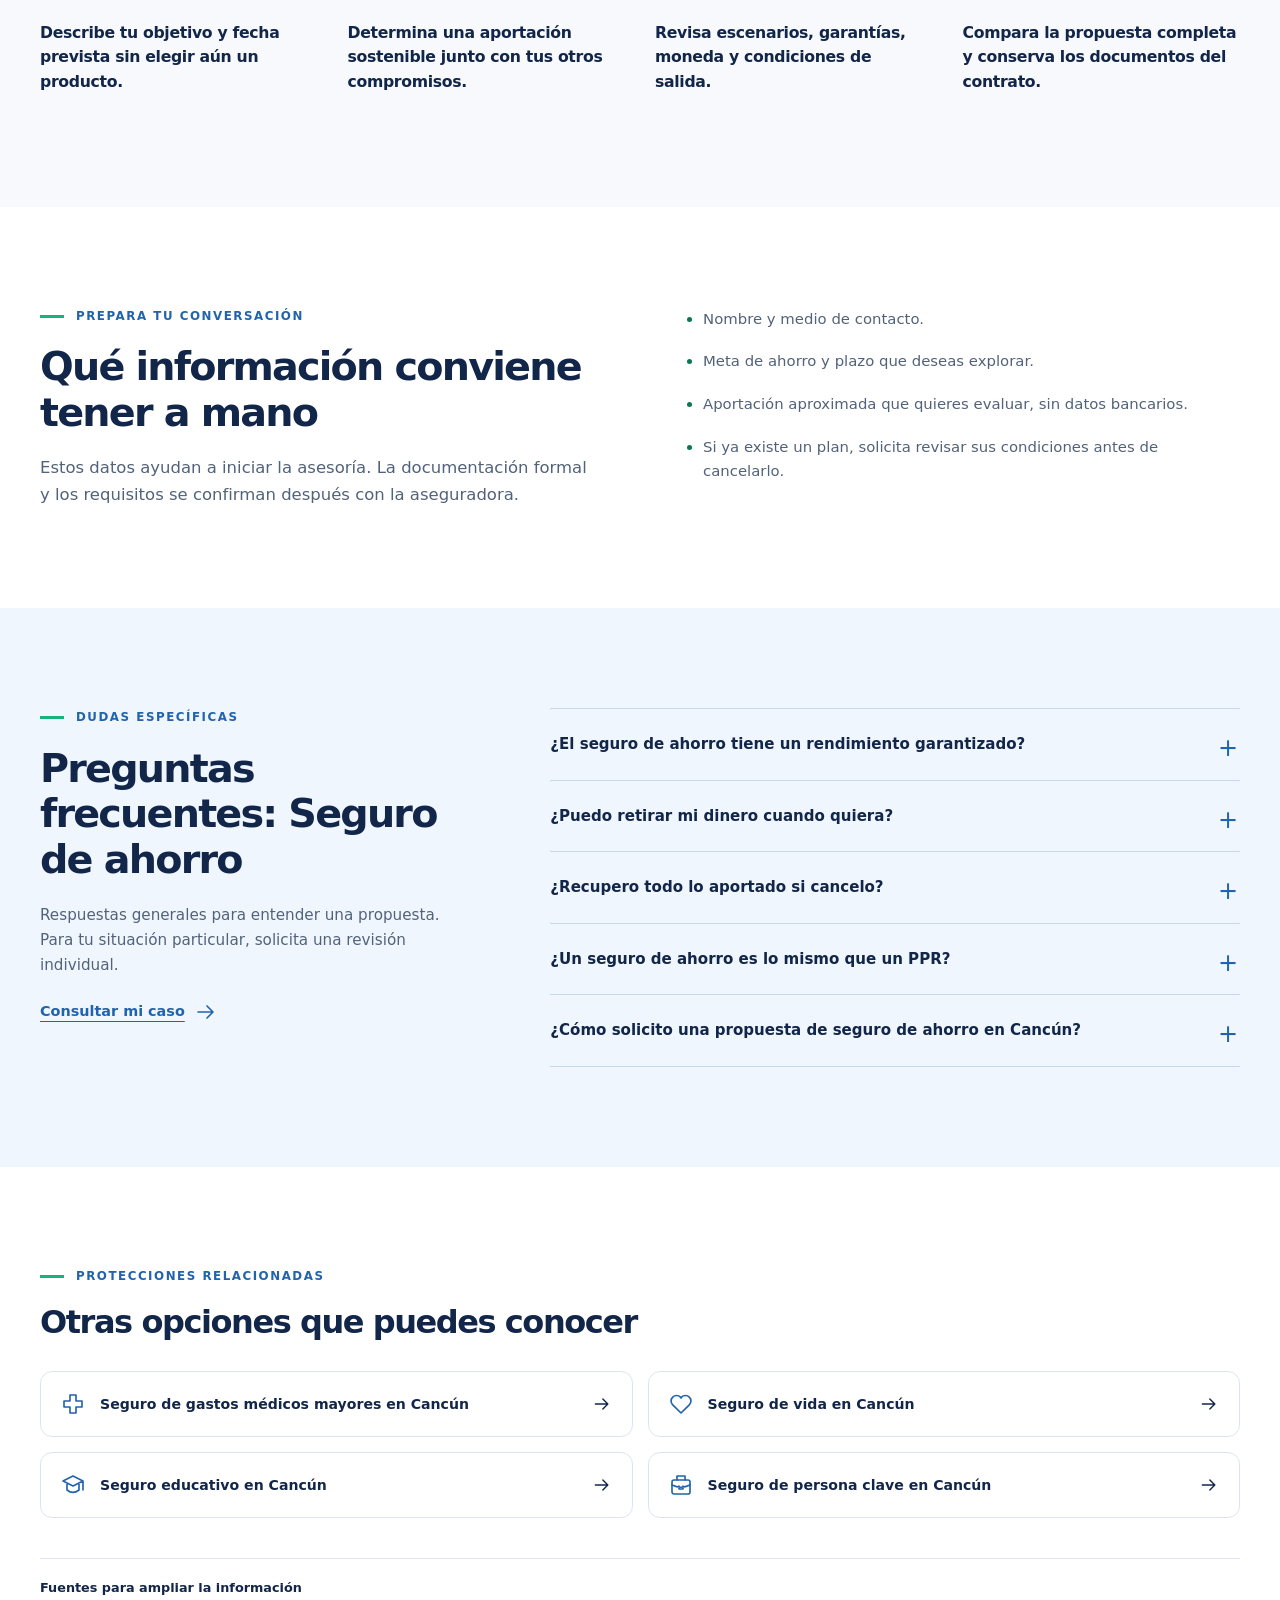
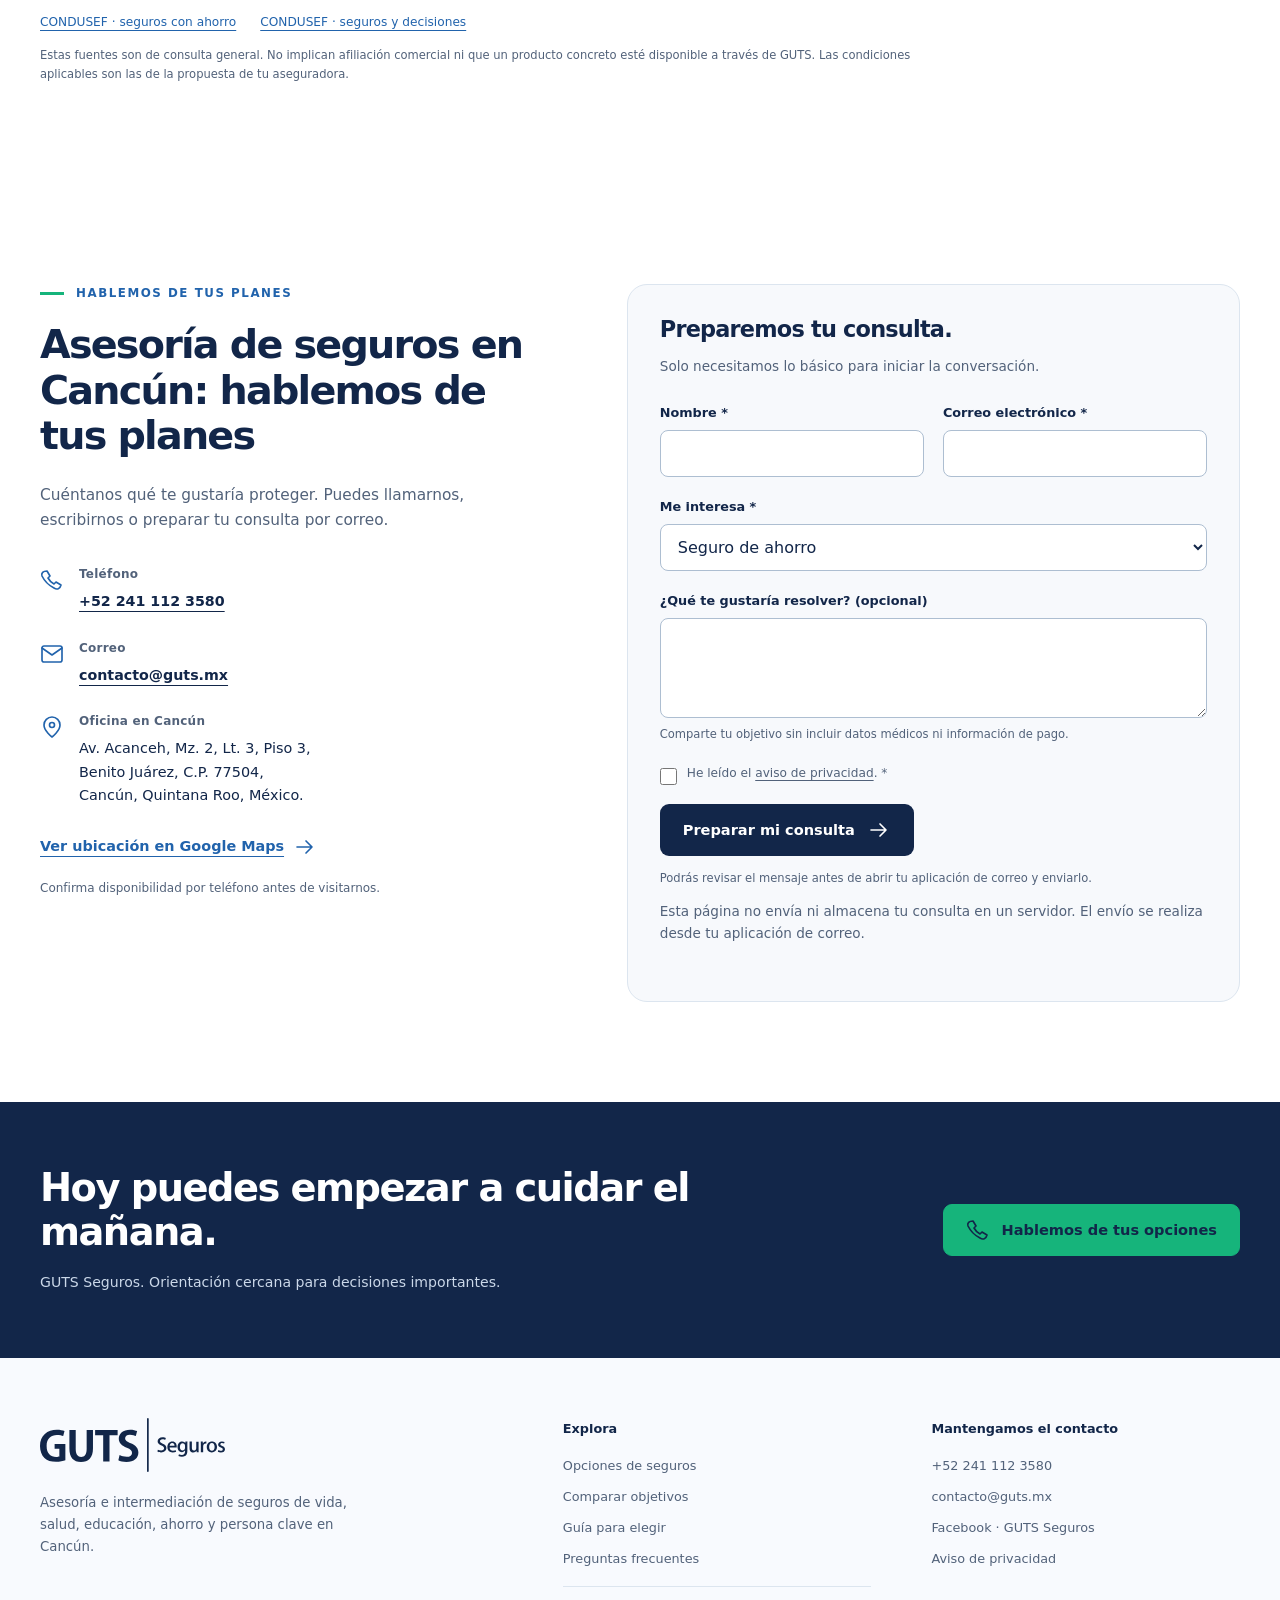
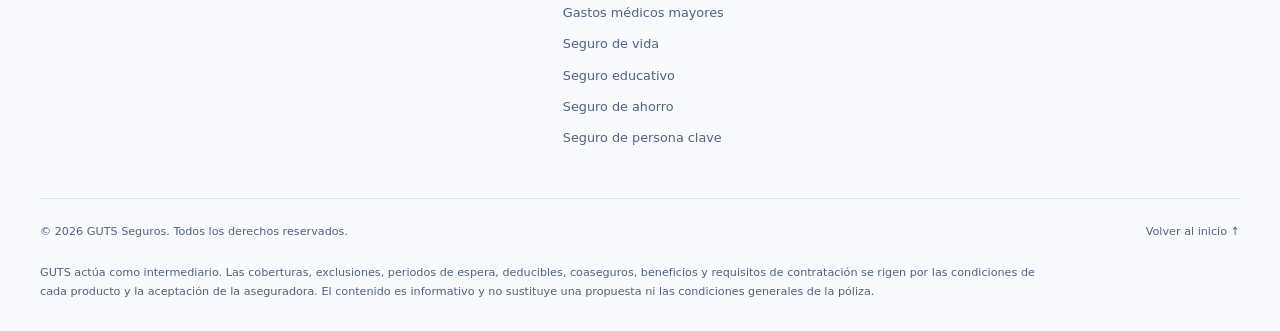
<file: seguro-de-ahorro-cancun.html>
<!doctype html>
<html lang="es-MX">
<head>
<meta charset="utf-8"><meta name="viewport" content="width=device-width,initial-scale=1,viewport-fit=cover"><title>Seguro de ahorro en Cancún: protección y metas | GUTS</title><meta name="description" content="Seguro de ahorro en Cancún: conoce plazos, aportaciones, beneficios garantizados y valores de rescate. Evalúa tus opciones con asesoría de GUTS Seguros."><meta name="robots" content="index,follow,max-image-preview:large"><meta name="theme-color" content="#122649"><meta name="referrer" content="strict-origin-when-cross-origin"><link rel="canonical" href="https://www.guts.mx/seguro-de-ahorro-cancun.html"><link rel="alternate" hreflang="es-MX" href="https://www.guts.mx/seguro-de-ahorro-cancun.html"><link rel="alternate" hreflang="en" href="https://www.guts.mx/en/savings-insurance-cancun.html"><link rel="alternate" hreflang="x-default" href="https://www.guts.mx/seguro-de-ahorro-cancun.html"><link rel="icon" type="image/svg+xml" href="assets/images/logo.svg"><link rel="stylesheet" href="assets/css/styles.css"><meta property="og:type" content="website"><meta property="og:site_name" content="GUTS Seguros"><meta property="og:locale" content="es_MX"><meta property="og:title" content="Seguro de ahorro en Cancún: protección y metas | GUTS"><meta property="og:description" content="Seguro de ahorro en Cancún: conoce plazos, aportaciones, beneficios garantizados y valores de rescate. Evalúa tus opciones con asesoría de GUTS Seguros."><meta property="og:url" content="https://www.guts.mx/seguro-de-ahorro-cancun.html"><meta property="og:image" content="https://www.guts.mx/assets/images/savings.webp"><meta property="og:image:width" content="619"><meta property="og:image:height" content="800"><meta property="og:image:alt" content="Seguro de ahorro en Cancún"><meta name="twitter:card" content="summary_large_image"><meta name="twitter:title" content="Seguro de ahorro en Cancún: protección y metas | GUTS"><meta name="twitter:description" content="Seguro de ahorro en Cancún: conoce plazos, aportaciones, beneficios garantizados y valores de rescate. Evalúa tus opciones con asesoría de GUTS Seguros."><meta name="twitter:image" content="https://www.guts.mx/assets/images/savings.webp"><meta name="twitter:image:alt" content="Seguro de ahorro en Cancún"><script type="application/ld+json">{"@context":"https://schema.org","@graph":[{"@type":"InsuranceAgency","@id":"https://www.guts.mx/#agencia","name":"GUTS Seguros","url":"https://www.guts.mx/","logo":{"@type":"ImageObject","url":"https://www.guts.mx/assets/images/logo.svg","width":183,"height":53},"telephone":"+522411123580","email":"contacto@guts.mx","address":{"@type":"PostalAddress","streetAddress":"Av. Acanceh, Mz. 2, Lt. 3, Piso 3, Benito Juárez","addressLocality":"Cancún","addressRegion":"Quintana Roo","postalCode":"77504","addressCountry":"MX"},"geo":{"@type":"GeoCoordinates","latitude":21.143583,"longitude":-86.825439},"areaServed":{"@type":"City","name":"Cancún"},"sameAs":["https://www.facebook.com/gutsseguros/"],"image":"https://www.guts.mx/assets/images/health.webp"},{"@type":"WebSite","@id":"https://www.guts.mx/#website","url":"https://www.guts.mx/","name":"GUTS Seguros","publisher":{"@id":"https://www.guts.mx/#agencia"},"inLanguage":["es-MX","en"]},{"@type":"WebPage","@id":"https://www.guts.mx/seguro-de-ahorro-cancun.html#webpage","url":"https://www.guts.mx/seguro-de-ahorro-cancun.html","name":"Seguro de ahorro en Cancún: protección y metas | GUTS","description":"Seguro de ahorro en Cancún: conoce plazos, aportaciones, beneficios garantizados y valores de rescate. Evalúa tus opciones con asesoría de GUTS Seguros.","inLanguage":"es-MX","isPartOf":{"@id":"https://www.guts.mx/#website"},"about":{"@id":"https://www.guts.mx/#agencia"},"mainEntity":{"@id":"https://www.guts.mx/seguro-de-ahorro-cancun.html#service"},"hasPart":{"@id":"https://www.guts.mx/seguro-de-ahorro-cancun.html#preguntas"}},{"@type":"Service","@id":"https://www.guts.mx/seguro-de-ahorro-cancun.html#service","url":"https://www.guts.mx/seguro-de-ahorro-cancun.html","name":"Seguro de ahorro en Cancún","description":"Un seguro de ahorro combina coberturas de protección con un componente de acumulación para una meta, según el producto. El contrato define aportaciones, plazo, costos, beneficios y condiciones de retiro. No equivale automáticamente a una cuenta bancaria ni garantiza cualquier rendimiento anunciado.","serviceType":"Seguro de ahorro","provider":{"@id":"https://www.guts.mx/#agencia"},"areaServed":{"@type":"City","name":"Cancún"}},{"@type":"BreadcrumbList","@id":"https://www.guts.mx/seguro-de-ahorro-cancun.html#breadcrumb","itemListElement":[{"@type":"ListItem","position":1,"name":"Inicio","item":"https://www.guts.mx/"},{"@type":"ListItem","position":2,"name":"Seguro de ahorro","item":"https://www.guts.mx/seguro-de-ahorro-cancun.html"}]},{"@type":"FAQPage","@id":"https://www.guts.mx/seguro-de-ahorro-cancun.html#preguntas","url":"https://www.guts.mx/seguro-de-ahorro-cancun.html#preguntas","inLanguage":"es-MX","isPartOf":{"@id":"https://www.guts.mx/seguro-de-ahorro-cancun.html#webpage"},"mainEntity":[{"@type":"Question","name":"¿El seguro de ahorro tiene un rendimiento garantizado?","acceptedAnswer":{"@type":"Answer","text":"No debe suponerse. Algunas propuestas distinguen beneficios garantizados y valores proyectados. Revisa el contrato y los supuestos de la ilustración; esta página no publica tasas ni promete rendimientos."}},{"@type":"Question","name":"¿Puedo retirar mi dinero cuando quiera?","acceptedAnswer":{"@type":"Answer","text":"El acceso depende de la póliza. Los retiros o la cancelación pueden tener condiciones, costos y efectos sobre la protección. Consulta por escrito el valor disponible para el momento en que necesitarías los recursos."}},{"@type":"Question","name":"¿Recupero todo lo aportado si cancelo?","acceptedAnswer":{"@type":"Answer","text":"No necesariamente. El valor de rescate puede ser distinto de las aportaciones realizadas. Solicita una explicación de costos y de la tabla de valores del producto antes de contratar."}},{"@type":"Question","name":"¿Un seguro de ahorro es lo mismo que un PPR?","acceptedAnswer":{"@type":"Answer","text":"No son equivalentes por el nombre. Un producto debe cumplir características y requisitos específicos para un tratamiento fiscal determinado. No asumimos beneficios fiscales ni que cualquier seguro de ahorro sea un PPR."}},{"@type":"Question","name":"¿Cómo solicito una propuesta de seguro de ahorro en Cancún?","acceptedAnswer":{"@type":"Answer","text":"Comparte tu meta, plazo orientativo y un medio de contacto. Con esa información se puede iniciar la conversación sobre productos y requisitos, sin enviar datos de pago desde esta web."}}]}]}</script></head>
<body data-language="es" data-service="ahorro" data-service-name="Seguro de ahorro" class="service-page">
<svg xmlns="http://www.w3.org/2000/svg" style="position:absolute;width:0;height:0;overflow:hidden" aria-hidden="true" focusable="false"><defs>
<symbol id="i-arrow" viewbox="0 0 24 24"><path d="M4 12h15m-6-6 6 6-6 6"></path></symbol>
<symbol id="i-health" viewbox="0 0 24 24"><path d="M9 3h6v6h6v6h-6v6H9v-6H3V9h6z"></path></symbol>
<symbol id="i-heart" viewbox="0 0 24 24"><path d="m12 21-8.3-8.1a5.5 5.5 0 0 1 7.8-7.8L12 6l.5-.9a5.5 5.5 0 0 1 7.8 7.8Z"></path></symbol>
<symbol id="i-education" viewbox="0 0 24 24"><path d="m2 8 10-5 10 5-10 5Zm4 3v6c3.7 3 8.3 3 12 0v-6m4-3v9"></path></symbol>
<symbol id="i-savings" viewbox="0 0 24 24"><path d="M4 13h3l4 3h5a2 2 0 0 0 0-4h-4L9 9H4m0 11h6l9-5a2 2 0 0 0-1-4M2 9h3v12H2"></path><circle cx="15" cy="5" r="3"></circle></symbol>
<symbol id="i-business" viewbox="0 0 24 24"><rect x="3" y="7" width="18" height="14" rx="2"></rect><path d="M8 7V3h8v4M3 12c6 3 12 3 18 0m-11 1v3h4v-3"></path></symbol>
<symbol id="i-check" viewbox="0 0 24 24"><circle cx="12" cy="12" r="9"></circle><path d="m8 12 3 3 5-6"></path></symbol>
<symbol id="i-phone" viewbox="0 0 24 24"><path d="m7 3 3 5-2 2c1.6 3 3 4.4 6 6l2-2 5 3c-1 4-4 5-7 3C8 17 5 14 2 8 1 5 3 3 7 3Z"></path></symbol>
<symbol id="i-mail" viewbox="0 0 24 24"><rect x="2" y="4" width="20" height="16" rx="2"></rect><path d="m2 6 10 7L22 6"></path></symbol>
<symbol id="i-pin" viewbox="0 0 24 24"><path d="M20 10c0 6-8 12-8 12S4 16 4 10a8 8 0 1 1 16 0Z"></path><circle cx="12" cy="10" r="2.5"></circle></symbol>
<symbol id="i-menu" viewbox="0 0 24 24"><path d="M4 6h16M4 12h16M4 18h16"></path></symbol>
<symbol id="i-person" viewbox="0 0 24 24"><circle cx="12" cy="7" r="4"></circle><path d="M4 21v-2a8 8 0 0 1 16 0v2"></path></symbol>
</defs></svg>
<a class="skip" href="#contenido"><span>Saltar al contenido</span></a>
<div class="topline"><div class="wrap"><p class="top-message"><span>Cerca de ti. Con sentido humano.</span></p><a href="tel:+522411123580"><svg class="icon" width="24" height="24" aria-hidden="true"><use href="#i-phone"></use></svg><span class="phone-label">+52 241 112 3580</span></a></div></div>
<header class="site-header"><div class="wrap nav">
<a class="brand" href="index.html#inicio" aria-label="GUTS Seguros, inicio"><img src="assets/images/logo.svg" width="183" height="53" alt="GUTS Seguros"></a>
<nav class="nav-links" aria-label="Navegación principal"><a href="index.html#seguros"><span>Seguros</span></a><a href="index.html#como-funciona"><span>Cómo funciona</span></a><a href="index.html#guia"><span>Antes de elegir</span></a><a href="index.html#preguntas"><span>Preguntas</span></a></nav>
<a class="btn btn-primary nav-cta" href="#contacto"><span>Pedir asesoría</span><svg class="icon" width="24" height="24" aria-hidden="true"><use href="#i-arrow"></use></svg></a>
<div class="lang-picker" id="language-picker" role="group" aria-label="Idioma de lectura"><a href="seguro-de-ahorro-cancun.html" hreflang="es-MX" lang="es" aria-label="Español" aria-current="page">ES</a><a href="en/savings-insurance-cancun.html" hreflang="en" lang="en" aria-label="English">EN</a></div><button class="menu-button js-only" id="menu-toggle" type="button" aria-controls="mobile-nav" aria-expanded="false" aria-label="Abrir menú"><svg class="icon" width="24" height="24" aria-hidden="true"><use href="#i-menu"></use></svg></button>
</div><nav class="mobile-nav wrap" id="mobile-nav" aria-label="Navegación móvil" hidden><a href="index.html#seguros"><span>Seguros</span></a><a href="index.html#como-funciona"><span>Cómo funciona</span></a><a href="index.html#guia"><span>Antes de elegir</span></a><a href="index.html#preguntas"><span>Preguntas</span></a><a href="#contacto"><span>Contacto</span></a></nav></header>

<main id="contenido"><section class="service-hero" id="inicio" aria-labelledby="hero-title"><div class="wrap"><nav class="breadcrumbs" aria-label="Ruta de navegación"><ol><li><a href="index.html">Inicio</a></li><li aria-current="page">Seguro de ahorro</li></ol></nav><div class="hero-grid"><div class="hero-copy"><span class="eyebrow">GUTS Seguros · Asesoría personalizada</span><h1 id="hero-title">Seguro de ahorro en Cancún</h1><p class="hero-description">Protección y ahorro requieren un plan que puedas mantener. Antes de elegir, distingue qué parte está garantizada, qué parte es una proyección y cómo funciona el acceso a tu dinero.</p><div class="button-row"><a href="#contacto" class="btn btn-primary">Solicitar asesoría sobre este seguro<svg class="icon" width="24" height="24" aria-hidden="true"><use href="#i-arrow"></use></svg></a><a class="btn btn-outline" href="#comparar">Qué comparar antes de elegir</a></div><p class="hero-note"><svg class="icon" width="24" height="24" aria-hidden="true"><use href="#i-check"></use></svg>Información clara. Asesoría para tu caso.</p></div><figure class="service-visual"><img src="assets/images/savings.webp" width="619" height="800" fetchpriority="high" decoding="async" alt="Una mano deposita una moneda en una alcancía"></figure></div></div></section>
<nav class="on-page" aria-label="En esta página"><div class="wrap"><a href="#que-es">Qué es</a><a href="#guia">Guía para elegir</a><a href="#comparar">Comparativas</a><a href="#como-funciona">Pasos</a><a href="#preguntas">Preguntas</a></div></nav>
<section class="definition-section" id="que-es" aria-labelledby="definition-title"><div class="wrap definition"><div><span class="eyebrow">Respuesta breve</span><h2 id="definition-title">¿Qué es un seguro de ahorro?</h2></div><p>Un seguro de ahorro combina coberturas de protección con un componente de acumulación para una meta, según el producto. El contrato define aportaciones, plazo, costos, beneficios y condiciones de retiro. No equivale automáticamente a una cuenta bancaria ni garantiza cualquier rendimiento anunciado.</p></div></section>
<section class="section" id="guia" aria-labelledby="guide-title"><div class="wrap guide-grid"><div class="guide-heading"><span class="eyebrow">Guía para decidir</span><h2 class="section-title" id="guide-title">Cómo evaluar un plan de ahorro de largo plazo</h2><p>El primer filtro es la relación entre tu objetivo y el compromiso que asumes. La ilustración comercial debe leerse junto con las condiciones del producto.</p></div><div><ul class="check-list"><li><svg class="icon" width="24" height="24" aria-hidden="true"><use href="#i-check"></use></svg><span>Define una meta, una fecha y una aportación que puedas sostener.</span></li><li><svg class="icon" width="24" height="24" aria-hidden="true"><use href="#i-check"></use></svg><span>Pide distinguir por escrito valores garantizados y estimaciones.</span></li><li><svg class="icon" width="24" height="24" aria-hidden="true"><use href="#i-check"></use></svg><span>Revisa qué sucede si retiras recursos o terminas anticipadamente.</span></li><li><svg class="icon" width="24" height="24" aria-hidden="true"><use href="#i-check"></use></svg><span>Consulta moneda, costos y condiciones de la protección incluida.</span></li></ul><aside class="local-note"><h3>Si estás en Cancún</h3><p>Si buscas un seguro de ahorro en Cancún, empieza por tu capacidad de pago y tu objetivo, no por una promesa de rendimiento. Puedes pedir a GUTS que te explique una propuesta; las cifras y beneficios aplicables deben provenir de la documentación de la aseguradora.</p></aside></div></div></section><section class="section detail-table" id="comparar" aria-labelledby="comparar-title"><div class="wrap"><div class="section-head"><div><span class="eyebrow">Compara con contexto</span><h2 class="section-title" id="comparar-title">Seguro de ahorro y vida de protección: objetivos distintos</h2></div></div><div class="table-wrap" tabindex="0" role="region" aria-labelledby="comparar-title"><table><caption>Comparativa orientativa. No sustituye las condiciones del producto ni confirma aceptación o beneficios.</caption><thead><tr><th scope="col">Aspecto</th><th scope="col">Seguro de ahorro</th><th scope="col">Vida enfocada en protección</th></tr></thead><tbody><tr><th scope="row">Objetivo central</th><td>Acumular recursos con las protecciones del producto.</td><td>Respaldar un fallecimiento cubierto durante la vigencia.</td></tr><tr><th scope="row">Al vencimiento</th><td>Revisa beneficios de supervivencia o acumulación pactados.</td><td>No presupongas devolución de primas ni ahorro.</td></tr><tr><th scope="row">Si cancelas antes</th><td>Consulta la tabla y condiciones de valores de rescate.</td><td>Consulta las consecuencias de cancelación del contrato.</td></tr><tr><th scope="row">Para comparar</th><td>Separa costos, garantías y proyecciones.</td><td>Revisa suma asegurada, plazo y exclusiones.</td></tr></tbody></table></div></div></section><section class="section detail-table" id="comparativa-detalle" aria-labelledby="comparativa-detalle-title"><div class="wrap"><div class="section-head"><div><span class="eyebrow">Compara con contexto</span><h2 class="section-title" id="comparativa-detalle-title">Garantizado, proyectado y disponible: tres conceptos diferentes</h2></div></div><div class="table-wrap" tabindex="0" role="region" aria-labelledby="comparativa-detalle-title"><table><caption>Comparativa orientativa. No sustituye las condiciones del producto ni confirma aceptación o beneficios.</caption><thead><tr><th scope="col">Concepto</th><th scope="col">Qué debes identificar</th><th scope="col">Pregunta útil</th></tr></thead><tbody><tr><th scope="row">Valor garantizado</th><td>El compromiso que figura expresamente en el contrato.</td><td>¿En qué documento y bajo qué condiciones se garantiza?</td></tr><tr><th scope="row">Valor proyectado</th><td>Un escenario sujeto a sus supuestos, no una promesa automática.</td><td>¿Qué sucede si los supuestos no se cumplen?</td></tr><tr><th scope="row">Valor de rescate</th><td>El importe que correspondería al terminar anticipadamente, si aplica.</td><td>¿Cuánto recibiría en cada año y qué costos se consideran?</td></tr></tbody></table></div></div></section><section class="section process" id="como-funciona" aria-labelledby="process-title"><div class="wrap"><span class="eyebrow">De la pregunta a la decisión</span><h2 class="section-title" id="process-title">Cómo solicitar asesoría, paso a paso</h2><ol class="process-grid service-steps"><li class="process-step"><span class="step-num" aria-hidden="true">01</span><h3>Describe tu objetivo y fecha prevista sin elegir aún un producto.</h3></li><li class="process-step"><span class="step-num" aria-hidden="true">02</span><h3>Determina una aportación sostenible junto con tus otros compromisos.</h3></li><li class="process-step"><span class="step-num" aria-hidden="true">03</span><h3>Revisa escenarios, garantías, moneda y condiciones de salida.</h3></li><li class="process-step"><span class="step-num" aria-hidden="true">04</span><h3>Compara la propuesta completa y conserva los documentos del contrato.</h3></li></ol></div></section>
<section class="section" id="preparar" aria-labelledby="prepare-title"><div class="wrap request-grid"><div><span class="eyebrow">Prepara tu conversación</span><h2 class="section-title" id="prepare-title">Qué información conviene tener a mano</h2><p class="section-copy">Estos datos ayudan a iniciar la asesoría. La documentación formal y los requisitos se confirman después con la aseguradora.</p></div><ul class="bullet-list"><li>Nombre y medio de contacto.</li><li>Meta de ahorro y plazo que deseas explorar.</li><li>Aportación aproximada que quieres evaluar, sin datos bancarios.</li><li>Si ya existe un plan, solicita revisar sus condiciones antes de cancelarlo.</li></ul></div></section>
<section class="section faq" id="preguntas" aria-labelledby="faq-title"><div class="wrap faq-grid"><div class="faq-heading"><span class="eyebrow">Dudas específicas</span><h2 class="section-title" id="faq-title">Preguntas frecuentes: Seguro de ahorro</h2><p>Respuestas generales para entender una propuesta. Para tu situación particular, solicita una revisión individual.</p><a class="text-link" href="#contacto">Consultar mi caso<svg class="icon" width="24" height="24" aria-hidden="true"><use href="#i-arrow"></use></svg></a></div><div class="faq-list"><details><summary>¿El seguro de ahorro tiene un rendimiento garantizado?</summary><p class="faq-answer">No debe suponerse. Algunas propuestas distinguen beneficios garantizados y valores proyectados. Revisa el contrato y los supuestos de la ilustración; esta página no publica tasas ni promete rendimientos.</p></details><details><summary>¿Puedo retirar mi dinero cuando quiera?</summary><p class="faq-answer">El acceso depende de la póliza. Los retiros o la cancelación pueden tener condiciones, costos y efectos sobre la protección. Consulta por escrito el valor disponible para el momento en que necesitarías los recursos.</p></details><details><summary>¿Recupero todo lo aportado si cancelo?</summary><p class="faq-answer">No necesariamente. El valor de rescate puede ser distinto de las aportaciones realizadas. Solicita una explicación de costos y de la tabla de valores del producto antes de contratar.</p></details><details><summary>¿Un seguro de ahorro es lo mismo que un PPR?</summary><p class="faq-answer">No son equivalentes por el nombre. Un producto debe cumplir características y requisitos específicos para un tratamiento fiscal determinado. No asumimos beneficios fiscales ni que cualquier seguro de ahorro sea un PPR.</p></details><details><summary>¿Cómo solicito una propuesta de seguro de ahorro en Cancún?</summary><p class="faq-answer">Comparte tu meta, plazo orientativo y un medio de contacto. Con esa información se puede iniciar la conversación sobre productos y requisitos, sin enviar datos de pago desde esta web.</p></details></div></div></section>
<section class="section related" id="seguros" aria-labelledby="related-title"><div class="wrap"><span class="eyebrow">Protecciones relacionadas</span><h2 class="section-title" id="related-title">Otras opciones que puedes conocer</h2><div class="related-grid"><a class="related-link" href="seguro-gastos-medicos-mayores-cancun.html"><svg class="icon" width="24" height="24" aria-hidden="true"><use href="#i-health"></use></svg><span>Seguro de gastos médicos mayores en Cancún</span><svg class="icon" width="24" height="24" aria-hidden="true"><use href="#i-arrow"></use></svg></a><a class="related-link" href="seguro-de-vida-cancun.html"><svg class="icon" width="24" height="24" aria-hidden="true"><use href="#i-heart"></use></svg><span>Seguro de vida en Cancún</span><svg class="icon" width="24" height="24" aria-hidden="true"><use href="#i-arrow"></use></svg></a><a class="related-link" href="seguro-educativo-cancun.html"><svg class="icon" width="24" height="24" aria-hidden="true"><use href="#i-education"></use></svg><span>Seguro educativo en Cancún</span><svg class="icon" width="24" height="24" aria-hidden="true"><use href="#i-arrow"></use></svg></a><a class="related-link" href="seguro-persona-clave-cancun.html"><svg class="icon" width="24" height="24" aria-hidden="true"><use href="#i-business"></use></svg><span>Seguro de persona clave en Cancún</span><svg class="icon" width="24" height="24" aria-hidden="true"><use href="#i-arrow"></use></svg></a></div><aside class="source-note"><h3>Fuentes para ampliar la información</h3><ul><li><a href="https://revista.condusef.gob.mx/seguros/2025/12/seguros-con-ahorro/" target="_blank" rel="noopener noreferrer">CONDUSEF · seguros con ahorro</a></li><li><a href="https://revista.condusef.gob.mx/seguros/2026/07/seguros-sin-complicaciones/" target="_blank" rel="noopener noreferrer">CONDUSEF · seguros y decisiones</a></li></ul><p>Estas fuentes son de consulta general. No implican afiliación comercial ni que un producto concreto esté disponible a través de GUTS. Las condiciones aplicables son las de la propuesta de tu aseguradora.</p></aside></div></section><section class="section" id="contacto" aria-labelledby="contact-title"><div class="wrap contact-grid"><div><span class="eyebrow"><span>Hablemos de tus planes</span></span><h2 class="section-title" id="contact-title"><span>Asesoría de seguros en Cancún: hablemos de tus planes</span></h2><p class="contact-intro"><span>Cuéntanos qué te gustaría proteger. Puedes llamarnos, escribirnos o preparar tu consulta por correo.</span></p>
<div class="contact-item"><svg class="icon" width="24" height="24" aria-hidden="true"><use href="#i-phone"></use></svg><div><strong><span>Teléfono</span></strong><a href="tel:+522411123580">+52 241 112 3580</a></div></div>
<div class="contact-item"><svg class="icon" width="24" height="24" aria-hidden="true"><use href="#i-mail"></use></svg><div><strong><span>Correo</span></strong><a href="mailto:contacto@guts.mx">contacto@guts.mx</a></div></div>
<div class="contact-item"><svg class="icon" width="24" height="24" aria-hidden="true"><use href="#i-pin"></use></svg><div><strong><span>Oficina en Cancún</span></strong><address>Av. Acanceh, Mz. 2, Lt. 3, Piso 3,<br>Benito Juárez, C.P. 77504,<br>Cancún, Quintana Roo, México.</address></div></div>
<a class="text-link" href="https://www.google.com/maps/search/?api=1&amp;query=21.143583%2C-86.825439" target="_blank" rel="noopener noreferrer"><span>Ver ubicación en Google Maps</span><svg class="icon" width="24" height="24" aria-hidden="true"><use href="#i-arrow"></use></svg></a><p class="contact-small"><span>Confirma disponibilidad por teléfono antes de visitarnos.</span></p>
</div><div class="quote-panel"><h3><span>Preparemos tu consulta.</span></h3><p><span>Solo necesitamos lo básico para iniciar la conversación.</span></p>
<form id="quote-form" hidden><div class="form-grid"><div class="field"><label for="name"><span>Nombre *</span></label><input id="name" name="name" autocomplete="name" maxlength="80" required></div><div class="field"><label for="email"><span>Correo electrónico *</span></label><input id="email" name="email" type="email" autocomplete="email" maxlength="160" required></div><div class="field full"><label for="insurance"><span>Me interesa *</span></label><select id="insurance" name="insurance" required><option value="">Selecciona una opción</option><option value="gastos-medicos">Gastos médicos mayores</option><option value="vida">Seguro de vida</option><option value="educacion">Seguro educativo</option><option value="ahorro" selected>Seguro de ahorro</option><option value="persona-clave">Seguro de persona clave</option><option value="orientacion">Aún no lo sé; quiero orientación</option></select></div><div class="field full"><label for="message"><span>¿Qué te gustaría resolver? (opcional)</span></label><textarea id="message" name="message" rows="3" maxlength="600" aria-describedby="message-help"></textarea><small class="field-help" id="message-help"><span>Comparte tu objetivo sin incluir datos médicos ni información de pago.</span></small></div></div>
<label class="check"><input type="checkbox" id="privacy" name="privacy" required><span><span>He leído el</span> <a href="https://www.guts.mx/aviso-de-privacidad" target="_blank" rel="noopener noreferrer"><span>aviso de privacidad</span></a>. *</span></label>
<button class="btn btn-primary" type="submit"><span>Preparar mi consulta</span><svg class="icon" width="24" height="24" aria-hidden="true"><use href="#i-arrow"></use></svg></button><p class="form-note"><span>Podrás revisar el mensaje antes de abrir tu aplicación de correo y enviarlo.</span></p></form>
<noscript><p><span>Para iniciar tu consulta, escríbenos a contacto@guts.mx o llama al +52 241 112 3580.</span></p><p><a class="text-link" href="mailto:contacto@guts.mx"><span>Abrir correo</span><svg class="icon" width="24" height="24" aria-hidden="true"><use href="#i-arrow"></use></svg></a></p></noscript>
<section id="draft" class="draft" hidden aria-labelledby="draft-title"><h4 id="draft-title"><span>Tu mensaje está listo para revisar.</span></h4><pre id="draft-content"></pre><div class="button-row"><a class="btn btn-primary" id="draft-email" href="mailto:contacto@guts.mx"><svg class="icon" width="24" height="24" aria-hidden="true"><use href="#i-mail"></use></svg><span>Abrir mi correo</span></a><button class="btn btn-outline" id="copy-draft" type="button"><span>Copiar mensaje</span></button></div><p id="draft-status" class="draft-status" role="status" aria-live="polite"></p></section>
<p class="contact-privacy"><span>Esta página no envía ni almacena tu consulta en un servidor. El envío se realiza desde tu aplicación de correo.</span></p></div></div></section>

<section class="closing" aria-labelledby="closing-title"><div class="wrap"><div><h2 id="closing-title"><span>Hoy puedes empezar a cuidar el mañana.</span></h2><p><span>GUTS Seguros. Orientación cercana para decisiones importantes.</span></p></div><a class="btn btn-green" href="tel:+522411123580"><svg class="icon" width="24" height="24" aria-hidden="true"><use href="#i-phone"></use></svg><span>Hablemos de tus opciones</span></a></div></section>
</main><footer class="footer"><div class="wrap"><div class="footer-grid"><div class="footer-brand"><a class="brand" href="index.html#inicio" aria-label="GUTS Seguros, inicio"><img src="assets/images/logo.svg" width="183" height="53" loading="lazy" alt="GUTS Seguros"></a><p class="footer-about"><span>Asesoría e intermediación de seguros de vida, salud, educación, ahorro y persona clave en Cancún.</span></p></div><nav class="footer-links" aria-label="Explorar el sitio"><h3><span>Explora</span></h3><ul><li><a href="index.html#seguros"><span>Opciones de seguros</span></a></li><li><a href="index.html#comparar"><span>Comparar objetivos</span></a></li><li><a href="index.html#guia"><span>Guía para elegir</span></a></li><li><a href="index.html#preguntas"><span>Preguntas frecuentes</span></a></li></ul><ul class="footer-service-links"><li><a href="seguro-gastos-medicos-mayores-cancun.html">Gastos médicos mayores</a></li><li><a href="seguro-de-vida-cancun.html">Seguro de vida</a></li><li><a href="seguro-educativo-cancun.html">Seguro educativo</a></li><li><a href="seguro-de-ahorro-cancun.html">Seguro de ahorro</a></li><li><a href="seguro-persona-clave-cancun.html">Seguro de persona clave</a></li></ul></nav><nav class="footer-links" aria-label="Contacto y recursos"><h3><span>Mantengamos el contacto</span></h3><ul><li><a href="tel:+522411123580">+52 241 112 3580</a></li><li><a href="mailto:contacto@guts.mx">contacto@guts.mx</a></li><li><a href="https://www.facebook.com/gutsseguros/" target="_blank" rel="noopener noreferrer">Facebook · GUTS Seguros</a></li><li><a href="https://www.guts.mx/aviso-de-privacidad"><span>Aviso de privacidad</span></a></li></ul></nav></div><div class="footer-bottom"><p>© <span id="year">2026</span> GUTS Seguros. <span>Todos los derechos reservados.</span></p><a href="index.html#inicio"><span>Volver al inicio ↑</span></a></div><p class="disclaimer"><span>GUTS actúa como intermediario. Las coberturas, exclusiones, periodos de espera, deducibles, coaseguros, beneficios y requisitos de contratación se rigen por las condiciones de cada producto y la aceptación de la aseguradora. El contenido es informativo y no sustituye una propuesta ni las condiciones generales de la póliza.</span></p></div></footer>
<div class="mobile-actions"><a class="btn btn-outline" href="tel:+522411123580"><svg class="icon" width="24" height="24" aria-hidden="true"><use href="#i-phone"></use></svg><span>Llamar</span></a><a class="btn btn-primary" href="#contacto"><span>Pedir asesoría</span><svg class="icon" width="24" height="24" aria-hidden="true"><use href="#i-arrow"></use></svg></a></div>
<a id="whatsapp-float" class="whatsapp-float" href="https://wa.me/522411123580?text=Hola%2C%20me%20gustar%C3%ADa%20recibir%20asesor%C3%ADa%20sobre%20Seguro%20de%20ahorro." target="_blank" rel="noopener noreferrer" aria-label="Escríbenos por WhatsApp" title="WhatsApp"><svg class="wa-icon" width="29" height="29" viewbox="0 0 24 24" aria-hidden="true" focusable="false"><path d="M17.472 14.382c-.297-.149-1.758-.867-2.03-.967-.273-.099-.471-.148-.67.15-.197.297-.767.966-.94 1.164-.173.199-.347.223-.644.075-.297-.15-1.255-.463-2.39-1.475-.883-.788-1.48-1.761-1.653-2.059-.173-.297-.018-.458.13-.606.134-.133.298-.347.446-.52.149-.174.198-.298.298-.497.099-.198.05-.371-.025-.52-.075-.149-.669-1.612-.916-2.207-.242-.579-.487-.5-.669-.51-.173-.008-.371-.01-.57-.01-.198 0-.52.074-.792.372-.272.297-1.04 1.016-1.04 2.479 0 1.462 1.065 2.875 1.213 3.074.149.198 2.096 3.2 5.077 4.487.709.306 1.262.489 1.694.625.712.227 1.36.195 1.871.118.571-.085 1.758-.719 2.006-1.413.248-.694.248-1.289.173-1.413-.074-.124-.272-.198-.57-.347m-5.421 7.403h-.004a9.87 9.87 0 0 1-5.031-1.378l-.361-.214-3.741.982.998-3.648-.235-.374a9.86 9.86 0 0 1-1.51-5.26c.001-5.45 4.436-9.884 9.888-9.884 2.64 0 5.122 1.03 6.988 2.898a9.825 9.825 0 0 1 2.893 6.994c-.003 5.45-4.437 9.884-9.885 9.884m8.413-18.297A11.815 11.815 0 0 0 12.05 0C5.495 0 .16 5.335.157 11.892c0 2.096.547 4.142 1.588 5.945L.057 24l6.305-1.654a11.882 11.882 0 0 0 5.683 1.448h.005c6.554 0 11.89-5.335 11.893-11.893a11.821 11.821 0 0 0-3.48-8.413z"></path></svg><span class="wa-label">WhatsApp</span></a>

<script src="assets/js/main.js" defer></script></body></html>
</file>
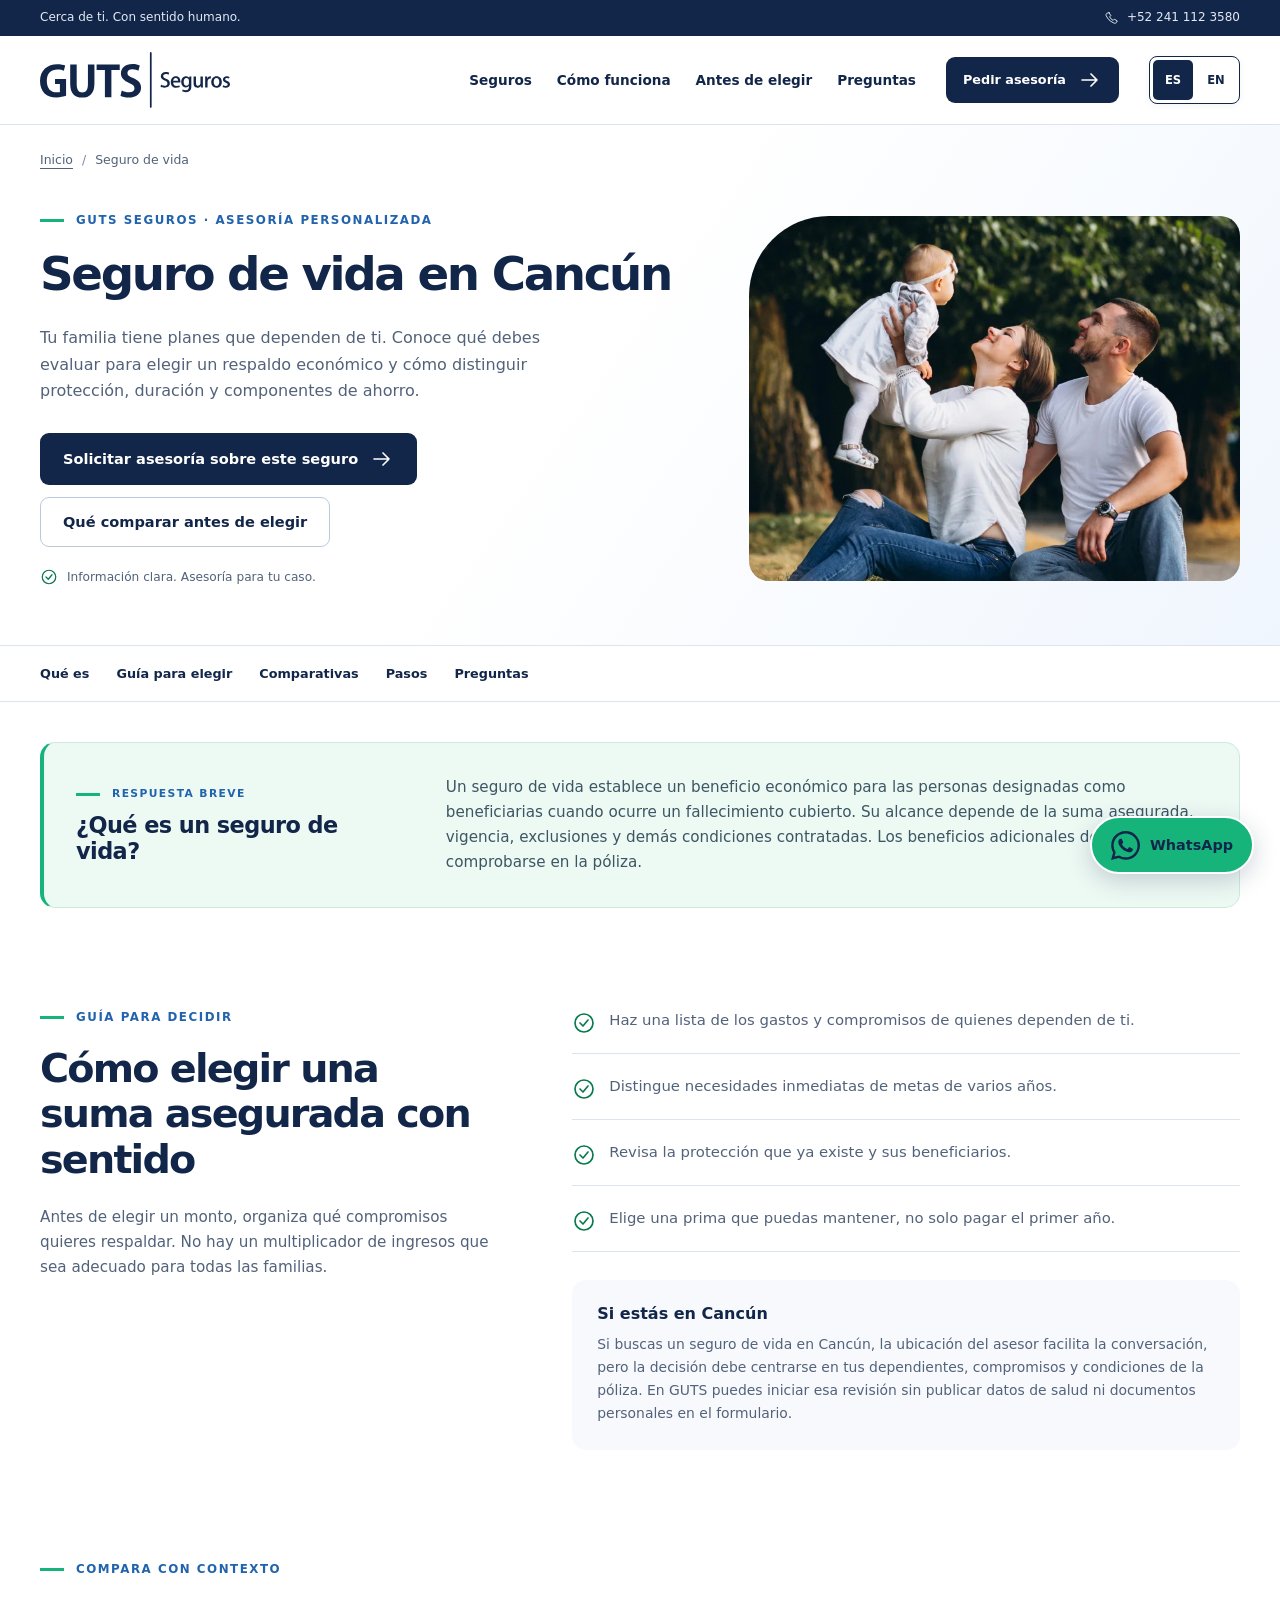
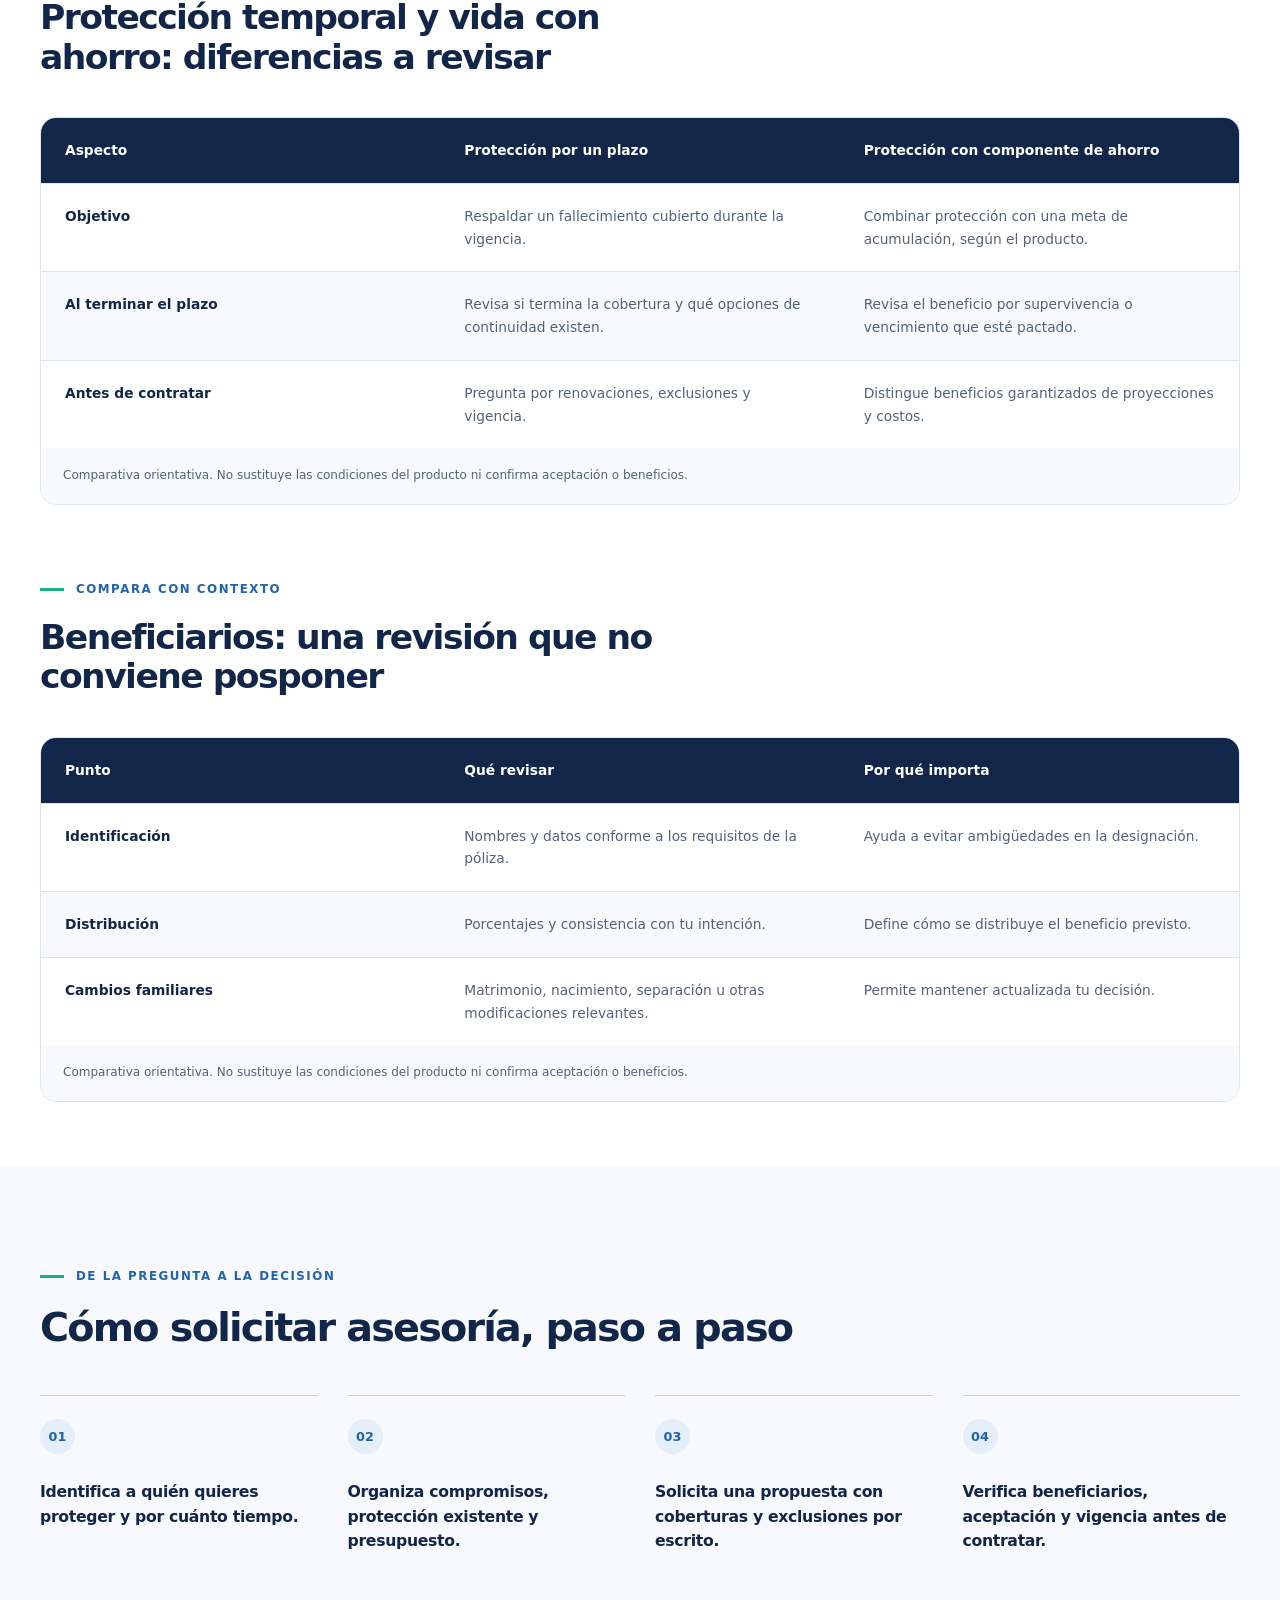
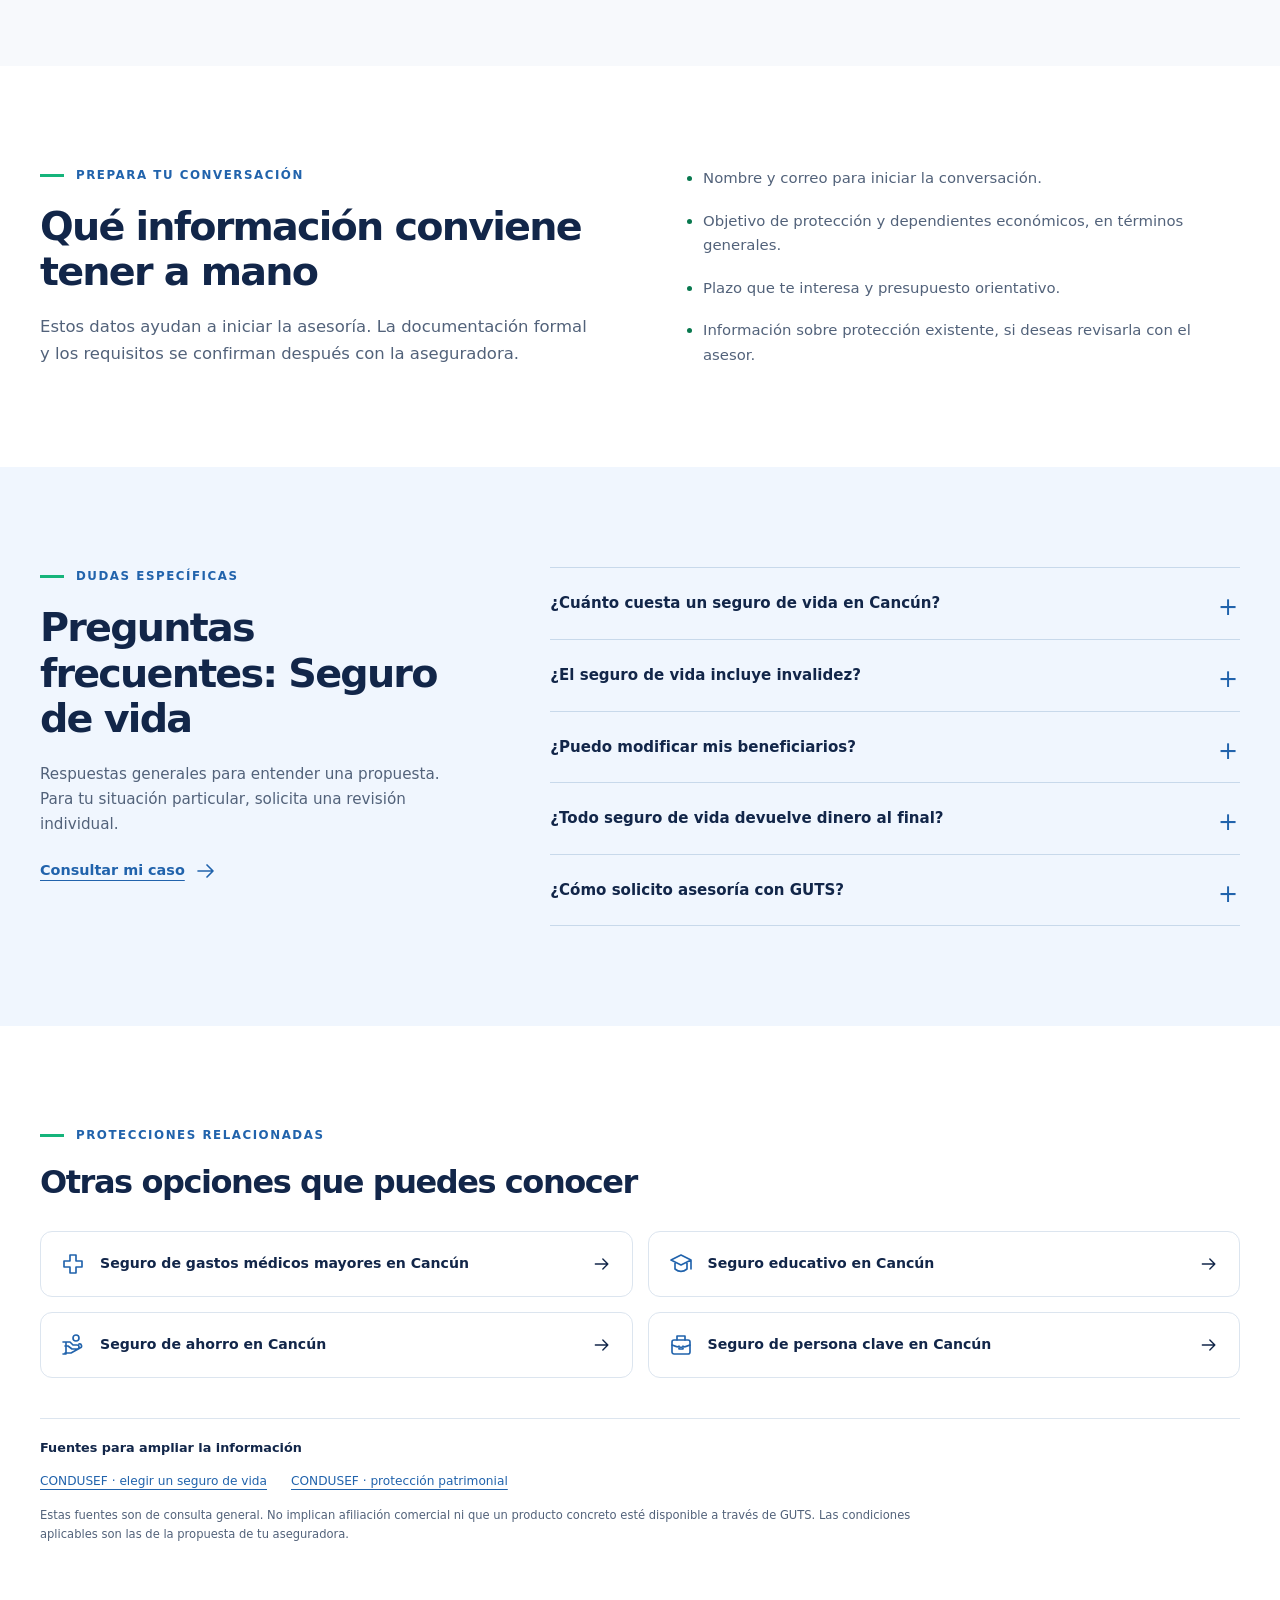
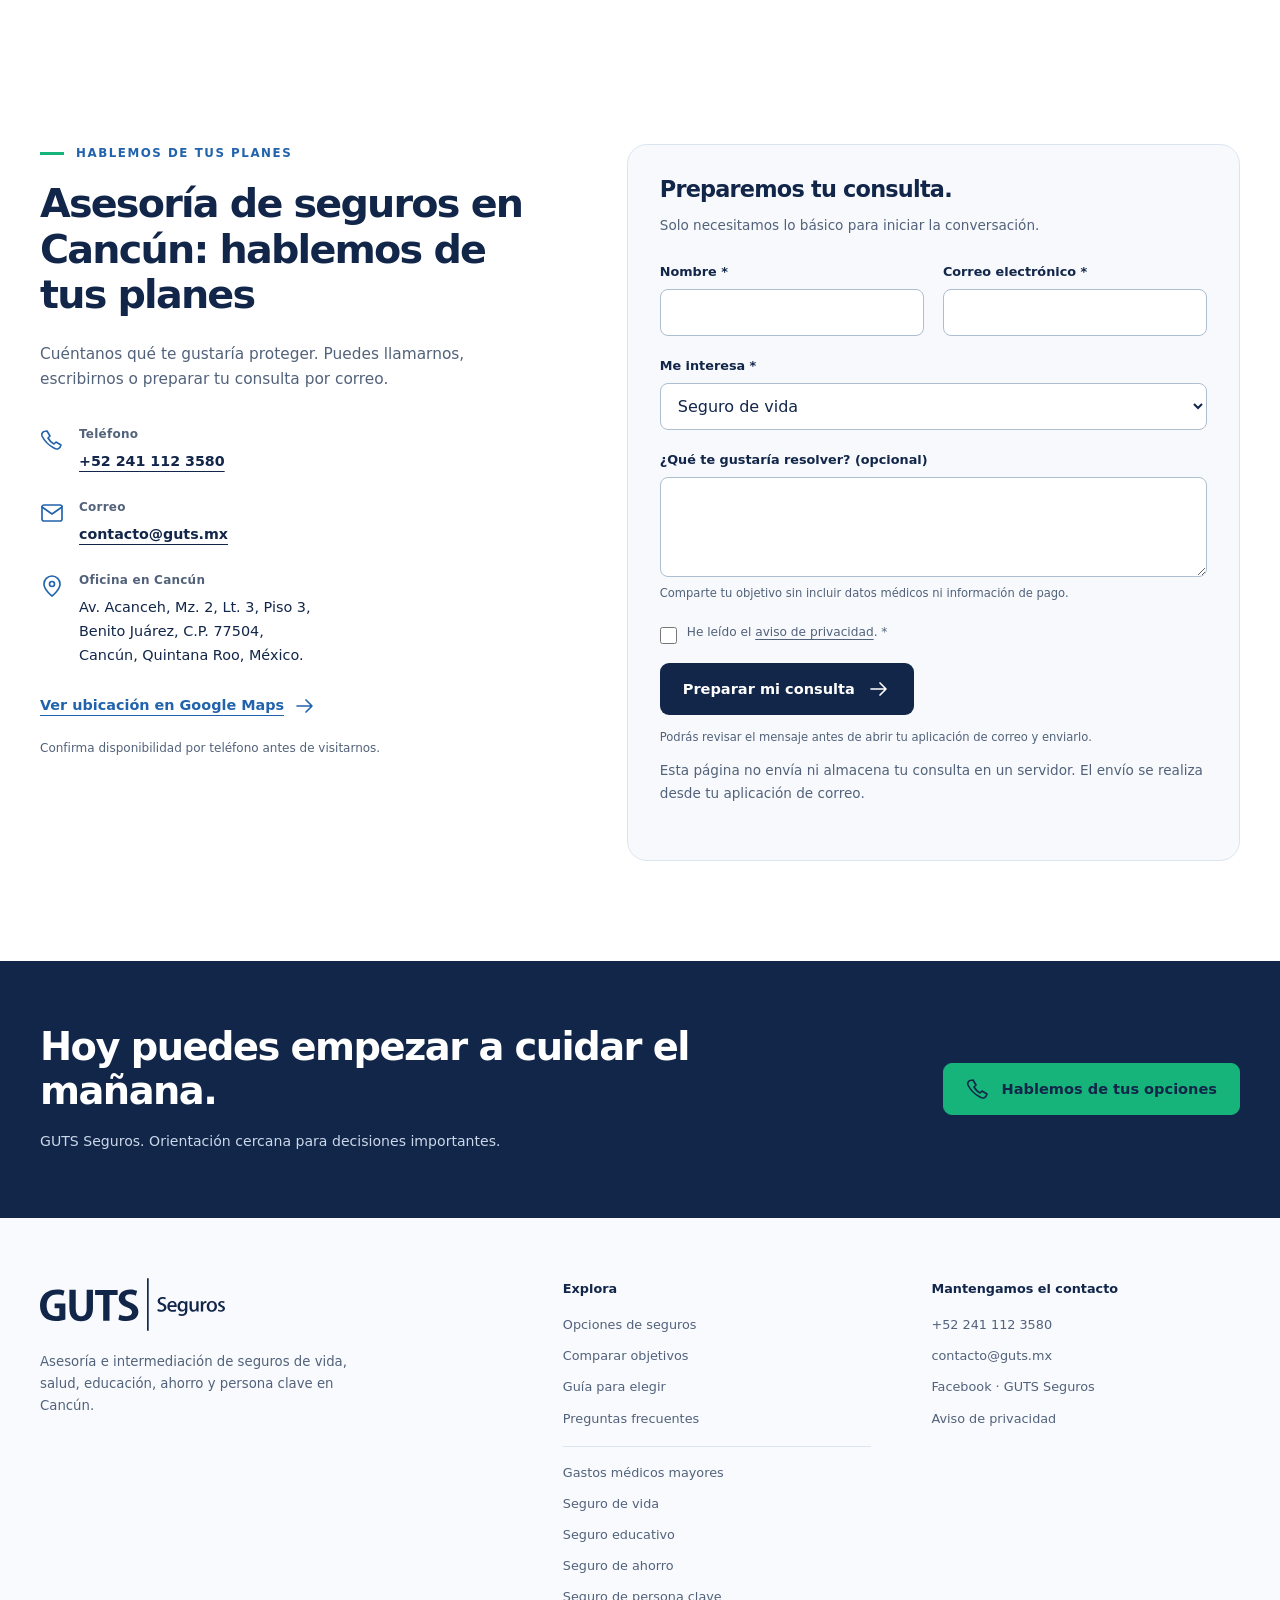
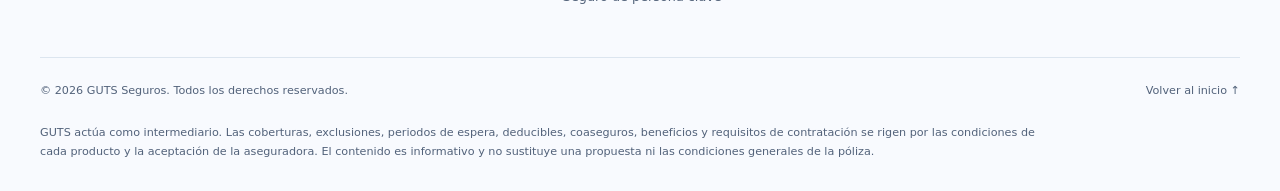
<file: seguro-de-vida-cancun.html>
<!doctype html>
<html lang="es-MX">
<head>
<meta charset="utf-8"><meta name="viewport" content="width=device-width,initial-scale=1,viewport-fit=cover"><title>Seguro de vida en Cancún: protección familiar | GUTS</title><meta name="description" content="Seguro de vida en Cancún: conoce suma asegurada, beneficiarios, vigencia y exclusiones. Solicita orientación para proteger a quienes dependen de ti."><meta name="robots" content="index,follow,max-image-preview:large"><meta name="theme-color" content="#122649"><meta name="referrer" content="strict-origin-when-cross-origin"><link rel="canonical" href="https://www.guts.mx/seguro-de-vida-cancun.html"><link rel="alternate" hreflang="es-MX" href="https://www.guts.mx/seguro-de-vida-cancun.html"><link rel="alternate" hreflang="en" href="https://www.guts.mx/en/life-insurance-cancun.html"><link rel="alternate" hreflang="x-default" href="https://www.guts.mx/seguro-de-vida-cancun.html"><link rel="icon" type="image/svg+xml" href="assets/images/logo.svg"><link rel="stylesheet" href="assets/css/styles.css"><meta property="og:type" content="website"><meta property="og:site_name" content="GUTS Seguros"><meta property="og:locale" content="es_MX"><meta property="og:title" content="Seguro de vida en Cancún: protección familiar | GUTS"><meta property="og:description" content="Seguro de vida en Cancún: conoce suma asegurada, beneficiarios, vigencia y exclusiones. Solicita orientación para proteger a quienes dependen de ti."><meta property="og:url" content="https://www.guts.mx/seguro-de-vida-cancun.html"><meta property="og:image" content="https://www.guts.mx/assets/images/life.webp"><meta property="og:image:width" content="772"><meta property="og:image:height" content="772"><meta property="og:image:alt" content="Seguro de vida en Cancún"><meta name="twitter:card" content="summary_large_image"><meta name="twitter:title" content="Seguro de vida en Cancún: protección familiar | GUTS"><meta name="twitter:description" content="Seguro de vida en Cancún: conoce suma asegurada, beneficiarios, vigencia y exclusiones. Solicita orientación para proteger a quienes dependen de ti."><meta name="twitter:image" content="https://www.guts.mx/assets/images/life.webp"><meta name="twitter:image:alt" content="Seguro de vida en Cancún"><script type="application/ld+json">{"@context":"https://schema.org","@graph":[{"@type":"InsuranceAgency","@id":"https://www.guts.mx/#agencia","name":"GUTS Seguros","url":"https://www.guts.mx/","logo":{"@type":"ImageObject","url":"https://www.guts.mx/assets/images/logo.svg","width":183,"height":53},"telephone":"+522411123580","email":"contacto@guts.mx","address":{"@type":"PostalAddress","streetAddress":"Av. Acanceh, Mz. 2, Lt. 3, Piso 3, Benito Juárez","addressLocality":"Cancún","addressRegion":"Quintana Roo","postalCode":"77504","addressCountry":"MX"},"geo":{"@type":"GeoCoordinates","latitude":21.143583,"longitude":-86.825439},"areaServed":{"@type":"City","name":"Cancún"},"sameAs":["https://www.facebook.com/gutsseguros/"],"image":"https://www.guts.mx/assets/images/health.webp"},{"@type":"WebSite","@id":"https://www.guts.mx/#website","url":"https://www.guts.mx/","name":"GUTS Seguros","publisher":{"@id":"https://www.guts.mx/#agencia"},"inLanguage":["es-MX","en"]},{"@type":"WebPage","@id":"https://www.guts.mx/seguro-de-vida-cancun.html#webpage","url":"https://www.guts.mx/seguro-de-vida-cancun.html","name":"Seguro de vida en Cancún: protección familiar | GUTS","description":"Seguro de vida en Cancún: conoce suma asegurada, beneficiarios, vigencia y exclusiones. Solicita orientación para proteger a quienes dependen de ti.","inLanguage":"es-MX","isPartOf":{"@id":"https://www.guts.mx/#website"},"about":{"@id":"https://www.guts.mx/#agencia"},"mainEntity":{"@id":"https://www.guts.mx/seguro-de-vida-cancun.html#service"},"hasPart":{"@id":"https://www.guts.mx/seguro-de-vida-cancun.html#preguntas"}},{"@type":"Service","@id":"https://www.guts.mx/seguro-de-vida-cancun.html#service","url":"https://www.guts.mx/seguro-de-vida-cancun.html","name":"Seguro de vida en Cancún","description":"Un seguro de vida establece un beneficio económico para las personas designadas como beneficiarias cuando ocurre un fallecimiento cubierto. Su alcance depende de la suma asegurada, vigencia, exclusiones y demás condiciones contratadas. Los beneficios adicionales deben comprobarse en la póliza.","serviceType":"Seguro de vida","provider":{"@id":"https://www.guts.mx/#agencia"},"areaServed":{"@type":"City","name":"Cancún"}},{"@type":"BreadcrumbList","@id":"https://www.guts.mx/seguro-de-vida-cancun.html#breadcrumb","itemListElement":[{"@type":"ListItem","position":1,"name":"Inicio","item":"https://www.guts.mx/"},{"@type":"ListItem","position":2,"name":"Seguro de vida","item":"https://www.guts.mx/seguro-de-vida-cancun.html"}]},{"@type":"FAQPage","@id":"https://www.guts.mx/seguro-de-vida-cancun.html#preguntas","url":"https://www.guts.mx/seguro-de-vida-cancun.html#preguntas","inLanguage":"es-MX","isPartOf":{"@id":"https://www.guts.mx/seguro-de-vida-cancun.html#webpage"},"mainEntity":[{"@type":"Question","name":"¿Cuánto cuesta un seguro de vida en Cancún?","acceptedAnswer":{"@type":"Answer","text":"La prima depende de factores como edad, perfil de la persona asegurada, suma asegurada, plazo y beneficios contratados. Una propuesta personalizada permite revisar costos y condiciones; no hay una tarifa universal en esta página."}},{"@type":"Question","name":"¿El seguro de vida incluye invalidez?","acceptedAnswer":{"@type":"Answer","text":"Puede existir como beneficio adicional o dentro de un producto, pero no debe darse por incluido. Revisa la definición de invalidez, requisitos, exclusiones y la cobertura expresamente contratada."}},{"@type":"Question","name":"¿Puedo modificar mis beneficiarios?","acceptedAnswer":{"@type":"Answer","text":"Consulta el procedimiento y las condiciones de tu póliza. Una designación actualizada ayuda a que tu protección refleje tu situación familiar y tu intención."}},{"@type":"Question","name":"¿Todo seguro de vida devuelve dinero al final?","acceptedAnswer":{"@type":"Answer","text":"No. El resultado al vencimiento depende del tipo de seguro y de los beneficios contratados. No confundas una protección por fallecimiento con un producto que incorpora ahorro o supervivencia."}},{"@type":"Question","name":"¿Cómo solicito asesoría con GUTS?","acceptedAnswer":{"@type":"Answer","text":"Comparte tu nombre, contacto y objetivo general mediante la consulta por correo o el botón de contacto. Después se revisan los requisitos de la aseguradora por los canales correspondientes."}}]}]}</script></head>
<body data-language="es" data-service="vida" data-service-name="Seguro de vida" class="service-page">
<svg xmlns="http://www.w3.org/2000/svg" style="position:absolute;width:0;height:0;overflow:hidden" aria-hidden="true" focusable="false"><defs>
<symbol id="i-arrow" viewbox="0 0 24 24"><path d="M4 12h15m-6-6 6 6-6 6"></path></symbol>
<symbol id="i-health" viewbox="0 0 24 24"><path d="M9 3h6v6h6v6h-6v6H9v-6H3V9h6z"></path></symbol>
<symbol id="i-heart" viewbox="0 0 24 24"><path d="m12 21-8.3-8.1a5.5 5.5 0 0 1 7.8-7.8L12 6l.5-.9a5.5 5.5 0 0 1 7.8 7.8Z"></path></symbol>
<symbol id="i-education" viewbox="0 0 24 24"><path d="m2 8 10-5 10 5-10 5Zm4 3v6c3.7 3 8.3 3 12 0v-6m4-3v9"></path></symbol>
<symbol id="i-savings" viewbox="0 0 24 24"><path d="M4 13h3l4 3h5a2 2 0 0 0 0-4h-4L9 9H4m0 11h6l9-5a2 2 0 0 0-1-4M2 9h3v12H2"></path><circle cx="15" cy="5" r="3"></circle></symbol>
<symbol id="i-business" viewbox="0 0 24 24"><rect x="3" y="7" width="18" height="14" rx="2"></rect><path d="M8 7V3h8v4M3 12c6 3 12 3 18 0m-11 1v3h4v-3"></path></symbol>
<symbol id="i-check" viewbox="0 0 24 24"><circle cx="12" cy="12" r="9"></circle><path d="m8 12 3 3 5-6"></path></symbol>
<symbol id="i-phone" viewbox="0 0 24 24"><path d="m7 3 3 5-2 2c1.6 3 3 4.4 6 6l2-2 5 3c-1 4-4 5-7 3C8 17 5 14 2 8 1 5 3 3 7 3Z"></path></symbol>
<symbol id="i-mail" viewbox="0 0 24 24"><rect x="2" y="4" width="20" height="16" rx="2"></rect><path d="m2 6 10 7L22 6"></path></symbol>
<symbol id="i-pin" viewbox="0 0 24 24"><path d="M20 10c0 6-8 12-8 12S4 16 4 10a8 8 0 1 1 16 0Z"></path><circle cx="12" cy="10" r="2.5"></circle></symbol>
<symbol id="i-menu" viewbox="0 0 24 24"><path d="M4 6h16M4 12h16M4 18h16"></path></symbol>
<symbol id="i-person" viewbox="0 0 24 24"><circle cx="12" cy="7" r="4"></circle><path d="M4 21v-2a8 8 0 0 1 16 0v2"></path></symbol>
</defs></svg>
<a class="skip" href="#contenido"><span>Saltar al contenido</span></a>
<div class="topline"><div class="wrap"><p class="top-message"><span>Cerca de ti. Con sentido humano.</span></p><a href="tel:+522411123580"><svg class="icon" width="24" height="24" aria-hidden="true"><use href="#i-phone"></use></svg><span class="phone-label">+52 241 112 3580</span></a></div></div>
<header class="site-header"><div class="wrap nav">
<a class="brand" href="index.html#inicio" aria-label="GUTS Seguros, inicio"><img src="assets/images/logo.svg" width="183" height="53" alt="GUTS Seguros"></a>
<nav class="nav-links" aria-label="Navegación principal"><a href="index.html#seguros"><span>Seguros</span></a><a href="index.html#como-funciona"><span>Cómo funciona</span></a><a href="index.html#guia"><span>Antes de elegir</span></a><a href="index.html#preguntas"><span>Preguntas</span></a></nav>
<a class="btn btn-primary nav-cta" href="#contacto"><span>Pedir asesoría</span><svg class="icon" width="24" height="24" aria-hidden="true"><use href="#i-arrow"></use></svg></a>
<div class="lang-picker" id="language-picker" role="group" aria-label="Idioma de lectura"><a href="seguro-de-vida-cancun.html" hreflang="es-MX" lang="es" aria-label="Español" aria-current="page">ES</a><a href="en/life-insurance-cancun.html" hreflang="en" lang="en" aria-label="English">EN</a></div><button class="menu-button js-only" id="menu-toggle" type="button" aria-controls="mobile-nav" aria-expanded="false" aria-label="Abrir menú"><svg class="icon" width="24" height="24" aria-hidden="true"><use href="#i-menu"></use></svg></button>
</div><nav class="mobile-nav wrap" id="mobile-nav" aria-label="Navegación móvil" hidden><a href="index.html#seguros"><span>Seguros</span></a><a href="index.html#como-funciona"><span>Cómo funciona</span></a><a href="index.html#guia"><span>Antes de elegir</span></a><a href="index.html#preguntas"><span>Preguntas</span></a><a href="#contacto"><span>Contacto</span></a></nav></header>

<main id="contenido"><section class="service-hero" id="inicio" aria-labelledby="hero-title"><div class="wrap"><nav class="breadcrumbs" aria-label="Ruta de navegación"><ol><li><a href="index.html">Inicio</a></li><li aria-current="page">Seguro de vida</li></ol></nav><div class="hero-grid"><div class="hero-copy"><span class="eyebrow">GUTS Seguros · Asesoría personalizada</span><h1 id="hero-title">Seguro de vida en Cancún</h1><p class="hero-description">Tu familia tiene planes que dependen de ti. Conoce qué debes evaluar para elegir un respaldo económico y cómo distinguir protección, duración y componentes de ahorro.</p><div class="button-row"><a href="#contacto" class="btn btn-primary">Solicitar asesoría sobre este seguro<svg class="icon" width="24" height="24" aria-hidden="true"><use href="#i-arrow"></use></svg></a><a class="btn btn-outline" href="#comparar">Qué comparar antes de elegir</a></div><p class="hero-note"><svg class="icon" width="24" height="24" aria-hidden="true"><use href="#i-check"></use></svg>Información clara. Asesoría para tu caso.</p></div><figure class="service-visual"><img src="assets/images/life.webp" width="772" height="772" fetchpriority="high" decoding="async" alt="Una familia comparte un momento con su bebé al aire libre"></figure></div></div></section>
<nav class="on-page" aria-label="En esta página"><div class="wrap"><a href="#que-es">Qué es</a><a href="#guia">Guía para elegir</a><a href="#comparar">Comparativas</a><a href="#como-funciona">Pasos</a><a href="#preguntas">Preguntas</a></div></nav>
<section class="definition-section" id="que-es" aria-labelledby="definition-title"><div class="wrap definition"><div><span class="eyebrow">Respuesta breve</span><h2 id="definition-title">¿Qué es un seguro de vida?</h2></div><p>Un seguro de vida establece un beneficio económico para las personas designadas como beneficiarias cuando ocurre un fallecimiento cubierto. Su alcance depende de la suma asegurada, vigencia, exclusiones y demás condiciones contratadas. Los beneficios adicionales deben comprobarse en la póliza.</p></div></section>
<section class="section" id="guia" aria-labelledby="guide-title"><div class="wrap guide-grid"><div class="guide-heading"><span class="eyebrow">Guía para decidir</span><h2 class="section-title" id="guide-title">Cómo elegir una suma asegurada con sentido</h2><p>Antes de elegir un monto, organiza qué compromisos quieres respaldar. No hay un multiplicador de ingresos que sea adecuado para todas las familias.</p></div><div><ul class="check-list"><li><svg class="icon" width="24" height="24" aria-hidden="true"><use href="#i-check"></use></svg><span>Haz una lista de los gastos y compromisos de quienes dependen de ti.</span></li><li><svg class="icon" width="24" height="24" aria-hidden="true"><use href="#i-check"></use></svg><span>Distingue necesidades inmediatas de metas de varios años.</span></li><li><svg class="icon" width="24" height="24" aria-hidden="true"><use href="#i-check"></use></svg><span>Revisa la protección que ya existe y sus beneficiarios.</span></li><li><svg class="icon" width="24" height="24" aria-hidden="true"><use href="#i-check"></use></svg><span>Elige una prima que puedas mantener, no solo pagar el primer año.</span></li></ul><aside class="local-note"><h3>Si estás en Cancún</h3><p>Si buscas un seguro de vida en Cancún, la ubicación del asesor facilita la conversación, pero la decisión debe centrarse en tus dependientes, compromisos y condiciones de la póliza. En GUTS puedes iniciar esa revisión sin publicar datos de salud ni documentos personales en el formulario.</p></aside></div></div></section><section class="section detail-table" id="comparar" aria-labelledby="comparar-title"><div class="wrap"><div class="section-head"><div><span class="eyebrow">Compara con contexto</span><h2 class="section-title" id="comparar-title">Protección temporal y vida con ahorro: diferencias a revisar</h2></div></div><div class="table-wrap" tabindex="0" role="region" aria-labelledby="comparar-title"><table><caption>Comparativa orientativa. No sustituye las condiciones del producto ni confirma aceptación o beneficios.</caption><thead><tr><th scope="col">Aspecto</th><th scope="col">Protección por un plazo</th><th scope="col">Protección con componente de ahorro</th></tr></thead><tbody><tr><th scope="row">Objetivo</th><td>Respaldar un fallecimiento cubierto durante la vigencia.</td><td>Combinar protección con una meta de acumulación, según el producto.</td></tr><tr><th scope="row">Al terminar el plazo</th><td>Revisa si termina la cobertura y qué opciones de continuidad existen.</td><td>Revisa el beneficio por supervivencia o vencimiento que esté pactado.</td></tr><tr><th scope="row">Antes de contratar</th><td>Pregunta por renovaciones, exclusiones y vigencia.</td><td>Distingue beneficios garantizados de proyecciones y costos.</td></tr></tbody></table></div></div></section><section class="section detail-table" id="comparativa-detalle" aria-labelledby="comparativa-detalle-title"><div class="wrap"><div class="section-head"><div><span class="eyebrow">Compara con contexto</span><h2 class="section-title" id="comparativa-detalle-title">Beneficiarios: una revisión que no conviene posponer</h2></div></div><div class="table-wrap" tabindex="0" role="region" aria-labelledby="comparativa-detalle-title"><table><caption>Comparativa orientativa. No sustituye las condiciones del producto ni confirma aceptación o beneficios.</caption><thead><tr><th scope="col">Punto</th><th scope="col">Qué revisar</th><th scope="col">Por qué importa</th></tr></thead><tbody><tr><th scope="row">Identificación</th><td>Nombres y datos conforme a los requisitos de la póliza.</td><td>Ayuda a evitar ambigüedades en la designación.</td></tr><tr><th scope="row">Distribución</th><td>Porcentajes y consistencia con tu intención.</td><td>Define cómo se distribuye el beneficio previsto.</td></tr><tr><th scope="row">Cambios familiares</th><td>Matrimonio, nacimiento, separación u otras modificaciones relevantes.</td><td>Permite mantener actualizada tu decisión.</td></tr></tbody></table></div></div></section><section class="section process" id="como-funciona" aria-labelledby="process-title"><div class="wrap"><span class="eyebrow">De la pregunta a la decisión</span><h2 class="section-title" id="process-title">Cómo solicitar asesoría, paso a paso</h2><ol class="process-grid service-steps"><li class="process-step"><span class="step-num" aria-hidden="true">01</span><h3>Identifica a quién quieres proteger y por cuánto tiempo.</h3></li><li class="process-step"><span class="step-num" aria-hidden="true">02</span><h3>Organiza compromisos, protección existente y presupuesto.</h3></li><li class="process-step"><span class="step-num" aria-hidden="true">03</span><h3>Solicita una propuesta con coberturas y exclusiones por escrito.</h3></li><li class="process-step"><span class="step-num" aria-hidden="true">04</span><h3>Verifica beneficiarios, aceptación y vigencia antes de contratar.</h3></li></ol></div></section>
<section class="section" id="preparar" aria-labelledby="prepare-title"><div class="wrap request-grid"><div><span class="eyebrow">Prepara tu conversación</span><h2 class="section-title" id="prepare-title">Qué información conviene tener a mano</h2><p class="section-copy">Estos datos ayudan a iniciar la asesoría. La documentación formal y los requisitos se confirman después con la aseguradora.</p></div><ul class="bullet-list"><li>Nombre y correo para iniciar la conversación.</li><li>Objetivo de protección y dependientes económicos, en términos generales.</li><li>Plazo que te interesa y presupuesto orientativo.</li><li>Información sobre protección existente, si deseas revisarla con el asesor.</li></ul></div></section>
<section class="section faq" id="preguntas" aria-labelledby="faq-title"><div class="wrap faq-grid"><div class="faq-heading"><span class="eyebrow">Dudas específicas</span><h2 class="section-title" id="faq-title">Preguntas frecuentes: Seguro de vida</h2><p>Respuestas generales para entender una propuesta. Para tu situación particular, solicita una revisión individual.</p><a class="text-link" href="#contacto">Consultar mi caso<svg class="icon" width="24" height="24" aria-hidden="true"><use href="#i-arrow"></use></svg></a></div><div class="faq-list"><details><summary>¿Cuánto cuesta un seguro de vida en Cancún?</summary><p class="faq-answer">La prima depende de factores como edad, perfil de la persona asegurada, suma asegurada, plazo y beneficios contratados. Una propuesta personalizada permite revisar costos y condiciones; no hay una tarifa universal en esta página.</p></details><details><summary>¿El seguro de vida incluye invalidez?</summary><p class="faq-answer">Puede existir como beneficio adicional o dentro de un producto, pero no debe darse por incluido. Revisa la definición de invalidez, requisitos, exclusiones y la cobertura expresamente contratada.</p></details><details><summary>¿Puedo modificar mis beneficiarios?</summary><p class="faq-answer">Consulta el procedimiento y las condiciones de tu póliza. Una designación actualizada ayuda a que tu protección refleje tu situación familiar y tu intención.</p></details><details><summary>¿Todo seguro de vida devuelve dinero al final?</summary><p class="faq-answer">No. El resultado al vencimiento depende del tipo de seguro y de los beneficios contratados. No confundas una protección por fallecimiento con un producto que incorpora ahorro o supervivencia.</p></details><details><summary>¿Cómo solicito asesoría con GUTS?</summary><p class="faq-answer">Comparte tu nombre, contacto y objetivo general mediante la consulta por correo o el botón de contacto. Después se revisan los requisitos de la aseguradora por los canales correspondientes.</p></details></div></div></section>
<section class="section related" id="seguros" aria-labelledby="related-title"><div class="wrap"><span class="eyebrow">Protecciones relacionadas</span><h2 class="section-title" id="related-title">Otras opciones que puedes conocer</h2><div class="related-grid"><a class="related-link" href="seguro-gastos-medicos-mayores-cancun.html"><svg class="icon" width="24" height="24" aria-hidden="true"><use href="#i-health"></use></svg><span>Seguro de gastos médicos mayores en Cancún</span><svg class="icon" width="24" height="24" aria-hidden="true"><use href="#i-arrow"></use></svg></a><a class="related-link" href="seguro-educativo-cancun.html"><svg class="icon" width="24" height="24" aria-hidden="true"><use href="#i-education"></use></svg><span>Seguro educativo en Cancún</span><svg class="icon" width="24" height="24" aria-hidden="true"><use href="#i-arrow"></use></svg></a><a class="related-link" href="seguro-de-ahorro-cancun.html"><svg class="icon" width="24" height="24" aria-hidden="true"><use href="#i-savings"></use></svg><span>Seguro de ahorro en Cancún</span><svg class="icon" width="24" height="24" aria-hidden="true"><use href="#i-arrow"></use></svg></a><a class="related-link" href="seguro-persona-clave-cancun.html"><svg class="icon" width="24" height="24" aria-hidden="true"><use href="#i-business"></use></svg><span>Seguro de persona clave en Cancún</span><svg class="icon" width="24" height="24" aria-hidden="true"><use href="#i-arrow"></use></svg></a></div><aside class="source-note"><h3>Fuentes para ampliar la información</h3><ul><li><a href="https://revista.condusef.gob.mx/seguros/vida/2021/01/elige-el-mejor-seguro-de-vida/" target="_blank" rel="noopener noreferrer">CONDUSEF · elegir un seguro de vida</a></li><li><a href="https://revista.condusef.gob.mx/seguros/vida/2021/08/un-seguro-de-vida-protege-tu-patrimonio/" target="_blank" rel="noopener noreferrer">CONDUSEF · protección patrimonial</a></li></ul><p>Estas fuentes son de consulta general. No implican afiliación comercial ni que un producto concreto esté disponible a través de GUTS. Las condiciones aplicables son las de la propuesta de tu aseguradora.</p></aside></div></section><section class="section" id="contacto" aria-labelledby="contact-title"><div class="wrap contact-grid"><div><span class="eyebrow"><span>Hablemos de tus planes</span></span><h2 class="section-title" id="contact-title"><span>Asesoría de seguros en Cancún: hablemos de tus planes</span></h2><p class="contact-intro"><span>Cuéntanos qué te gustaría proteger. Puedes llamarnos, escribirnos o preparar tu consulta por correo.</span></p>
<div class="contact-item"><svg class="icon" width="24" height="24" aria-hidden="true"><use href="#i-phone"></use></svg><div><strong><span>Teléfono</span></strong><a href="tel:+522411123580">+52 241 112 3580</a></div></div>
<div class="contact-item"><svg class="icon" width="24" height="24" aria-hidden="true"><use href="#i-mail"></use></svg><div><strong><span>Correo</span></strong><a href="mailto:contacto@guts.mx">contacto@guts.mx</a></div></div>
<div class="contact-item"><svg class="icon" width="24" height="24" aria-hidden="true"><use href="#i-pin"></use></svg><div><strong><span>Oficina en Cancún</span></strong><address>Av. Acanceh, Mz. 2, Lt. 3, Piso 3,<br>Benito Juárez, C.P. 77504,<br>Cancún, Quintana Roo, México.</address></div></div>
<a class="text-link" href="https://www.google.com/maps/search/?api=1&amp;query=21.143583%2C-86.825439" target="_blank" rel="noopener noreferrer"><span>Ver ubicación en Google Maps</span><svg class="icon" width="24" height="24" aria-hidden="true"><use href="#i-arrow"></use></svg></a><p class="contact-small"><span>Confirma disponibilidad por teléfono antes de visitarnos.</span></p>
</div><div class="quote-panel"><h3><span>Preparemos tu consulta.</span></h3><p><span>Solo necesitamos lo básico para iniciar la conversación.</span></p>
<form id="quote-form" hidden><div class="form-grid"><div class="field"><label for="name"><span>Nombre *</span></label><input id="name" name="name" autocomplete="name" maxlength="80" required></div><div class="field"><label for="email"><span>Correo electrónico *</span></label><input id="email" name="email" type="email" autocomplete="email" maxlength="160" required></div><div class="field full"><label for="insurance"><span>Me interesa *</span></label><select id="insurance" name="insurance" required><option value="">Selecciona una opción</option><option value="gastos-medicos">Gastos médicos mayores</option><option value="vida" selected>Seguro de vida</option><option value="educacion">Seguro educativo</option><option value="ahorro">Seguro de ahorro</option><option value="persona-clave">Seguro de persona clave</option><option value="orientacion">Aún no lo sé; quiero orientación</option></select></div><div class="field full"><label for="message"><span>¿Qué te gustaría resolver? (opcional)</span></label><textarea id="message" name="message" rows="3" maxlength="600" aria-describedby="message-help"></textarea><small class="field-help" id="message-help"><span>Comparte tu objetivo sin incluir datos médicos ni información de pago.</span></small></div></div>
<label class="check"><input type="checkbox" id="privacy" name="privacy" required><span><span>He leído el</span> <a href="https://www.guts.mx/aviso-de-privacidad" target="_blank" rel="noopener noreferrer"><span>aviso de privacidad</span></a>. *</span></label>
<button class="btn btn-primary" type="submit"><span>Preparar mi consulta</span><svg class="icon" width="24" height="24" aria-hidden="true"><use href="#i-arrow"></use></svg></button><p class="form-note"><span>Podrás revisar el mensaje antes de abrir tu aplicación de correo y enviarlo.</span></p></form>
<noscript><p><span>Para iniciar tu consulta, escríbenos a contacto@guts.mx o llama al +52 241 112 3580.</span></p><p><a class="text-link" href="mailto:contacto@guts.mx"><span>Abrir correo</span><svg class="icon" width="24" height="24" aria-hidden="true"><use href="#i-arrow"></use></svg></a></p></noscript>
<section id="draft" class="draft" hidden aria-labelledby="draft-title"><h4 id="draft-title"><span>Tu mensaje está listo para revisar.</span></h4><pre id="draft-content"></pre><div class="button-row"><a class="btn btn-primary" id="draft-email" href="mailto:contacto@guts.mx"><svg class="icon" width="24" height="24" aria-hidden="true"><use href="#i-mail"></use></svg><span>Abrir mi correo</span></a><button class="btn btn-outline" id="copy-draft" type="button"><span>Copiar mensaje</span></button></div><p id="draft-status" class="draft-status" role="status" aria-live="polite"></p></section>
<p class="contact-privacy"><span>Esta página no envía ni almacena tu consulta en un servidor. El envío se realiza desde tu aplicación de correo.</span></p></div></div></section>

<section class="closing" aria-labelledby="closing-title"><div class="wrap"><div><h2 id="closing-title"><span>Hoy puedes empezar a cuidar el mañana.</span></h2><p><span>GUTS Seguros. Orientación cercana para decisiones importantes.</span></p></div><a class="btn btn-green" href="tel:+522411123580"><svg class="icon" width="24" height="24" aria-hidden="true"><use href="#i-phone"></use></svg><span>Hablemos de tus opciones</span></a></div></section>
</main><footer class="footer"><div class="wrap"><div class="footer-grid"><div class="footer-brand"><a class="brand" href="index.html#inicio" aria-label="GUTS Seguros, inicio"><img src="assets/images/logo.svg" width="183" height="53" loading="lazy" alt="GUTS Seguros"></a><p class="footer-about"><span>Asesoría e intermediación de seguros de vida, salud, educación, ahorro y persona clave en Cancún.</span></p></div><nav class="footer-links" aria-label="Explorar el sitio"><h3><span>Explora</span></h3><ul><li><a href="index.html#seguros"><span>Opciones de seguros</span></a></li><li><a href="index.html#comparar"><span>Comparar objetivos</span></a></li><li><a href="index.html#guia"><span>Guía para elegir</span></a></li><li><a href="index.html#preguntas"><span>Preguntas frecuentes</span></a></li></ul><ul class="footer-service-links"><li><a href="seguro-gastos-medicos-mayores-cancun.html">Gastos médicos mayores</a></li><li><a href="seguro-de-vida-cancun.html">Seguro de vida</a></li><li><a href="seguro-educativo-cancun.html">Seguro educativo</a></li><li><a href="seguro-de-ahorro-cancun.html">Seguro de ahorro</a></li><li><a href="seguro-persona-clave-cancun.html">Seguro de persona clave</a></li></ul></nav><nav class="footer-links" aria-label="Contacto y recursos"><h3><span>Mantengamos el contacto</span></h3><ul><li><a href="tel:+522411123580">+52 241 112 3580</a></li><li><a href="mailto:contacto@guts.mx">contacto@guts.mx</a></li><li><a href="https://www.facebook.com/gutsseguros/" target="_blank" rel="noopener noreferrer">Facebook · GUTS Seguros</a></li><li><a href="https://www.guts.mx/aviso-de-privacidad"><span>Aviso de privacidad</span></a></li></ul></nav></div><div class="footer-bottom"><p>© <span id="year">2026</span> GUTS Seguros. <span>Todos los derechos reservados.</span></p><a href="index.html#inicio"><span>Volver al inicio ↑</span></a></div><p class="disclaimer"><span>GUTS actúa como intermediario. Las coberturas, exclusiones, periodos de espera, deducibles, coaseguros, beneficios y requisitos de contratación se rigen por las condiciones de cada producto y la aceptación de la aseguradora. El contenido es informativo y no sustituye una propuesta ni las condiciones generales de la póliza.</span></p></div></footer>
<div class="mobile-actions"><a class="btn btn-outline" href="tel:+522411123580"><svg class="icon" width="24" height="24" aria-hidden="true"><use href="#i-phone"></use></svg><span>Llamar</span></a><a class="btn btn-primary" href="#contacto"><span>Pedir asesoría</span><svg class="icon" width="24" height="24" aria-hidden="true"><use href="#i-arrow"></use></svg></a></div>
<a id="whatsapp-float" class="whatsapp-float" href="https://wa.me/522411123580?text=Hola%2C%20me%20gustar%C3%ADa%20recibir%20asesor%C3%ADa%20sobre%20Seguro%20de%20vida." target="_blank" rel="noopener noreferrer" aria-label="Escríbenos por WhatsApp" title="WhatsApp"><svg class="wa-icon" width="29" height="29" viewbox="0 0 24 24" aria-hidden="true" focusable="false"><path d="M17.472 14.382c-.297-.149-1.758-.867-2.03-.967-.273-.099-.471-.148-.67.15-.197.297-.767.966-.94 1.164-.173.199-.347.223-.644.075-.297-.15-1.255-.463-2.39-1.475-.883-.788-1.48-1.761-1.653-2.059-.173-.297-.018-.458.13-.606.134-.133.298-.347.446-.52.149-.174.198-.298.298-.497.099-.198.05-.371-.025-.52-.075-.149-.669-1.612-.916-2.207-.242-.579-.487-.5-.669-.51-.173-.008-.371-.01-.57-.01-.198 0-.52.074-.792.372-.272.297-1.04 1.016-1.04 2.479 0 1.462 1.065 2.875 1.213 3.074.149.198 2.096 3.2 5.077 4.487.709.306 1.262.489 1.694.625.712.227 1.36.195 1.871.118.571-.085 1.758-.719 2.006-1.413.248-.694.248-1.289.173-1.413-.074-.124-.272-.198-.57-.347m-5.421 7.403h-.004a9.87 9.87 0 0 1-5.031-1.378l-.361-.214-3.741.982.998-3.648-.235-.374a9.86 9.86 0 0 1-1.51-5.26c.001-5.45 4.436-9.884 9.888-9.884 2.64 0 5.122 1.03 6.988 2.898a9.825 9.825 0 0 1 2.893 6.994c-.003 5.45-4.437 9.884-9.885 9.884m8.413-18.297A11.815 11.815 0 0 0 12.05 0C5.495 0 .16 5.335.157 11.892c0 2.096.547 4.142 1.588 5.945L.057 24l6.305-1.654a11.882 11.882 0 0 0 5.683 1.448h.005c6.554 0 11.89-5.335 11.893-11.893a11.821 11.821 0 0 0-3.48-8.413z"></path></svg><span class="wa-label">WhatsApp</span></a>

<script src="assets/js/main.js" defer></script></body></html>
</file>
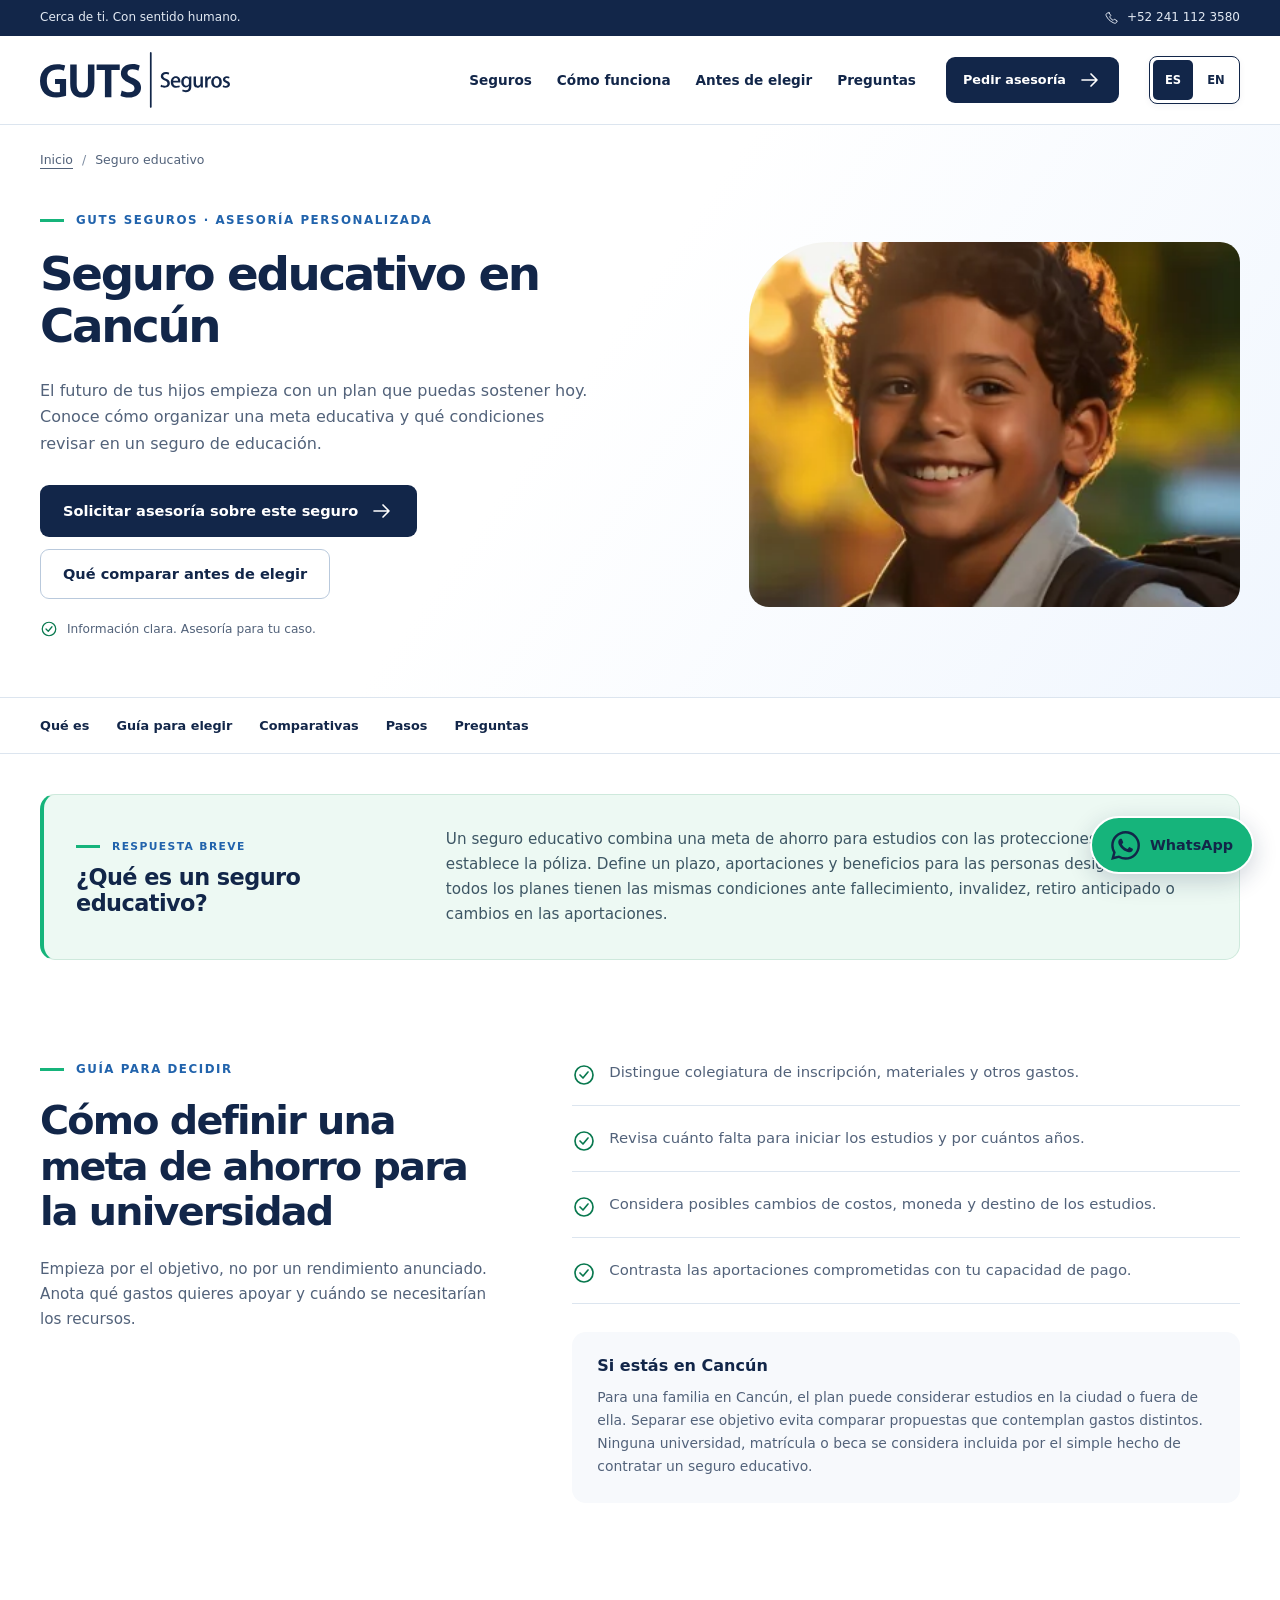
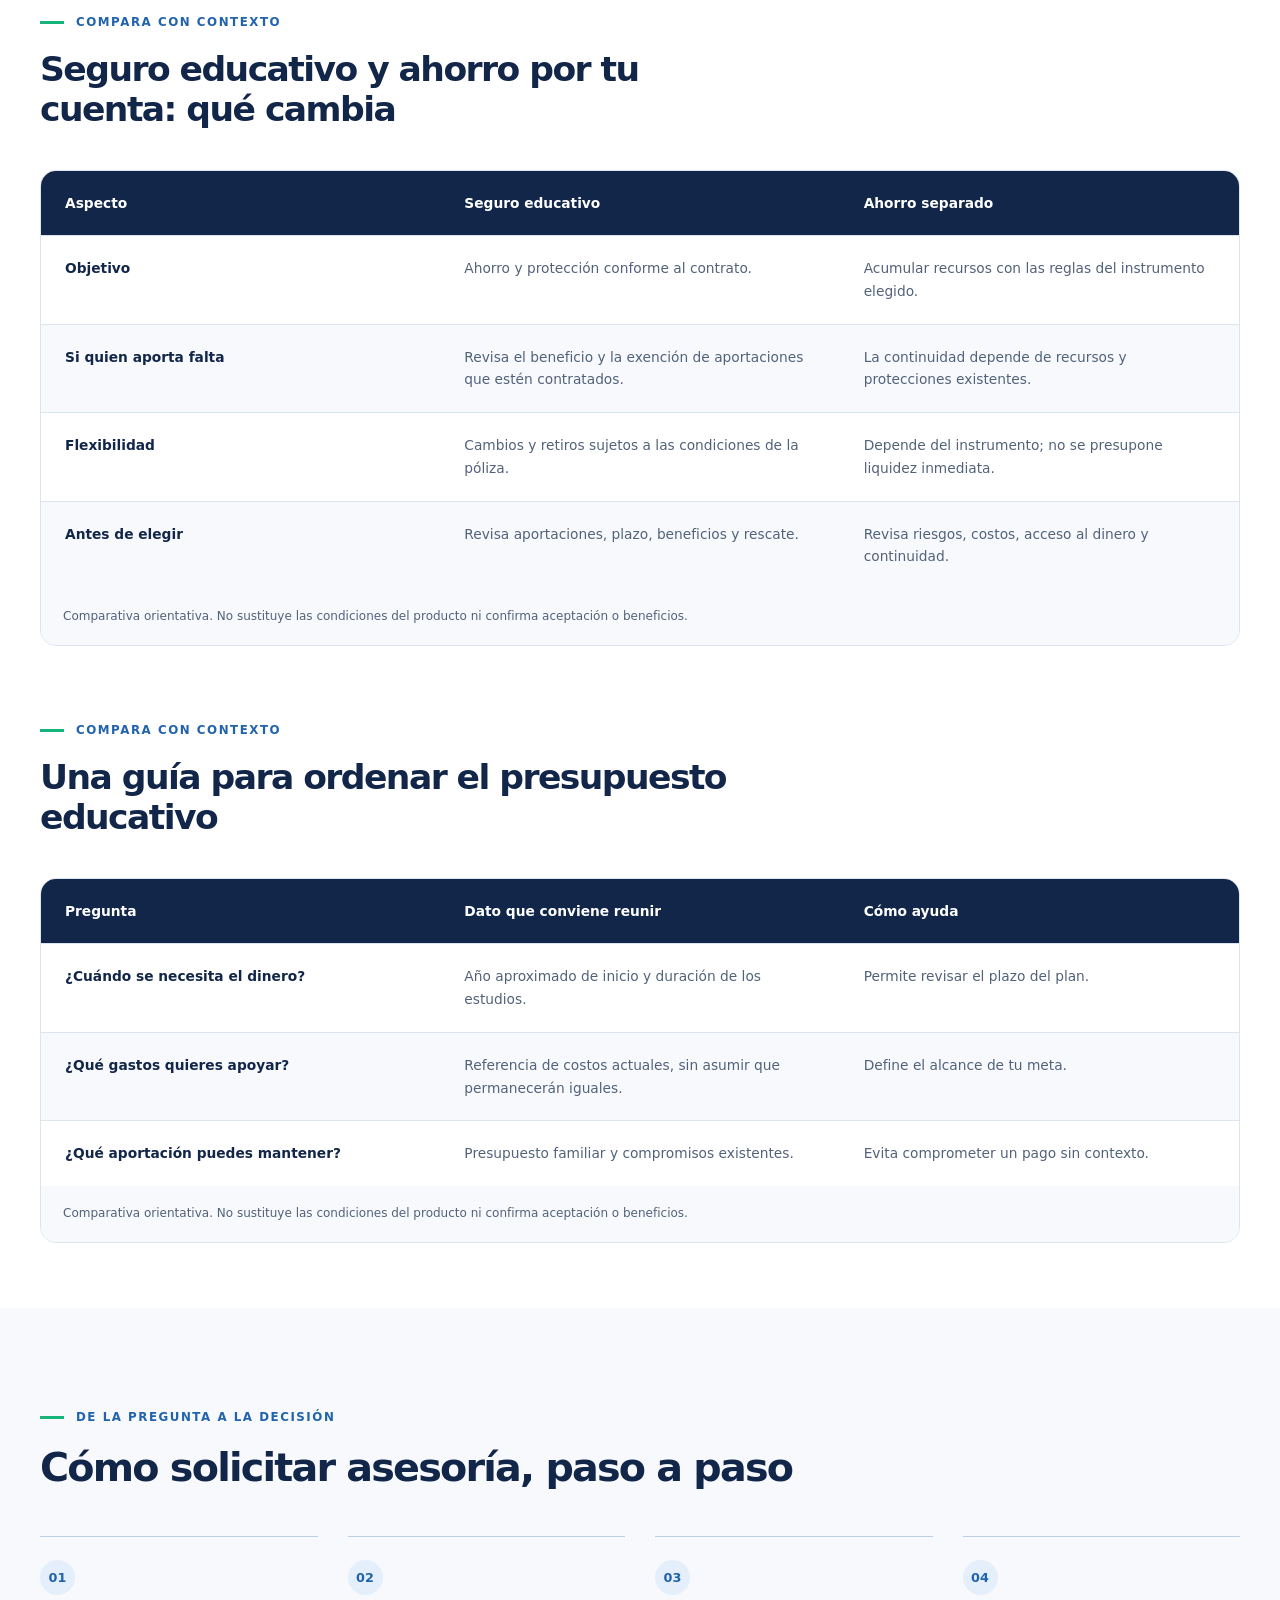
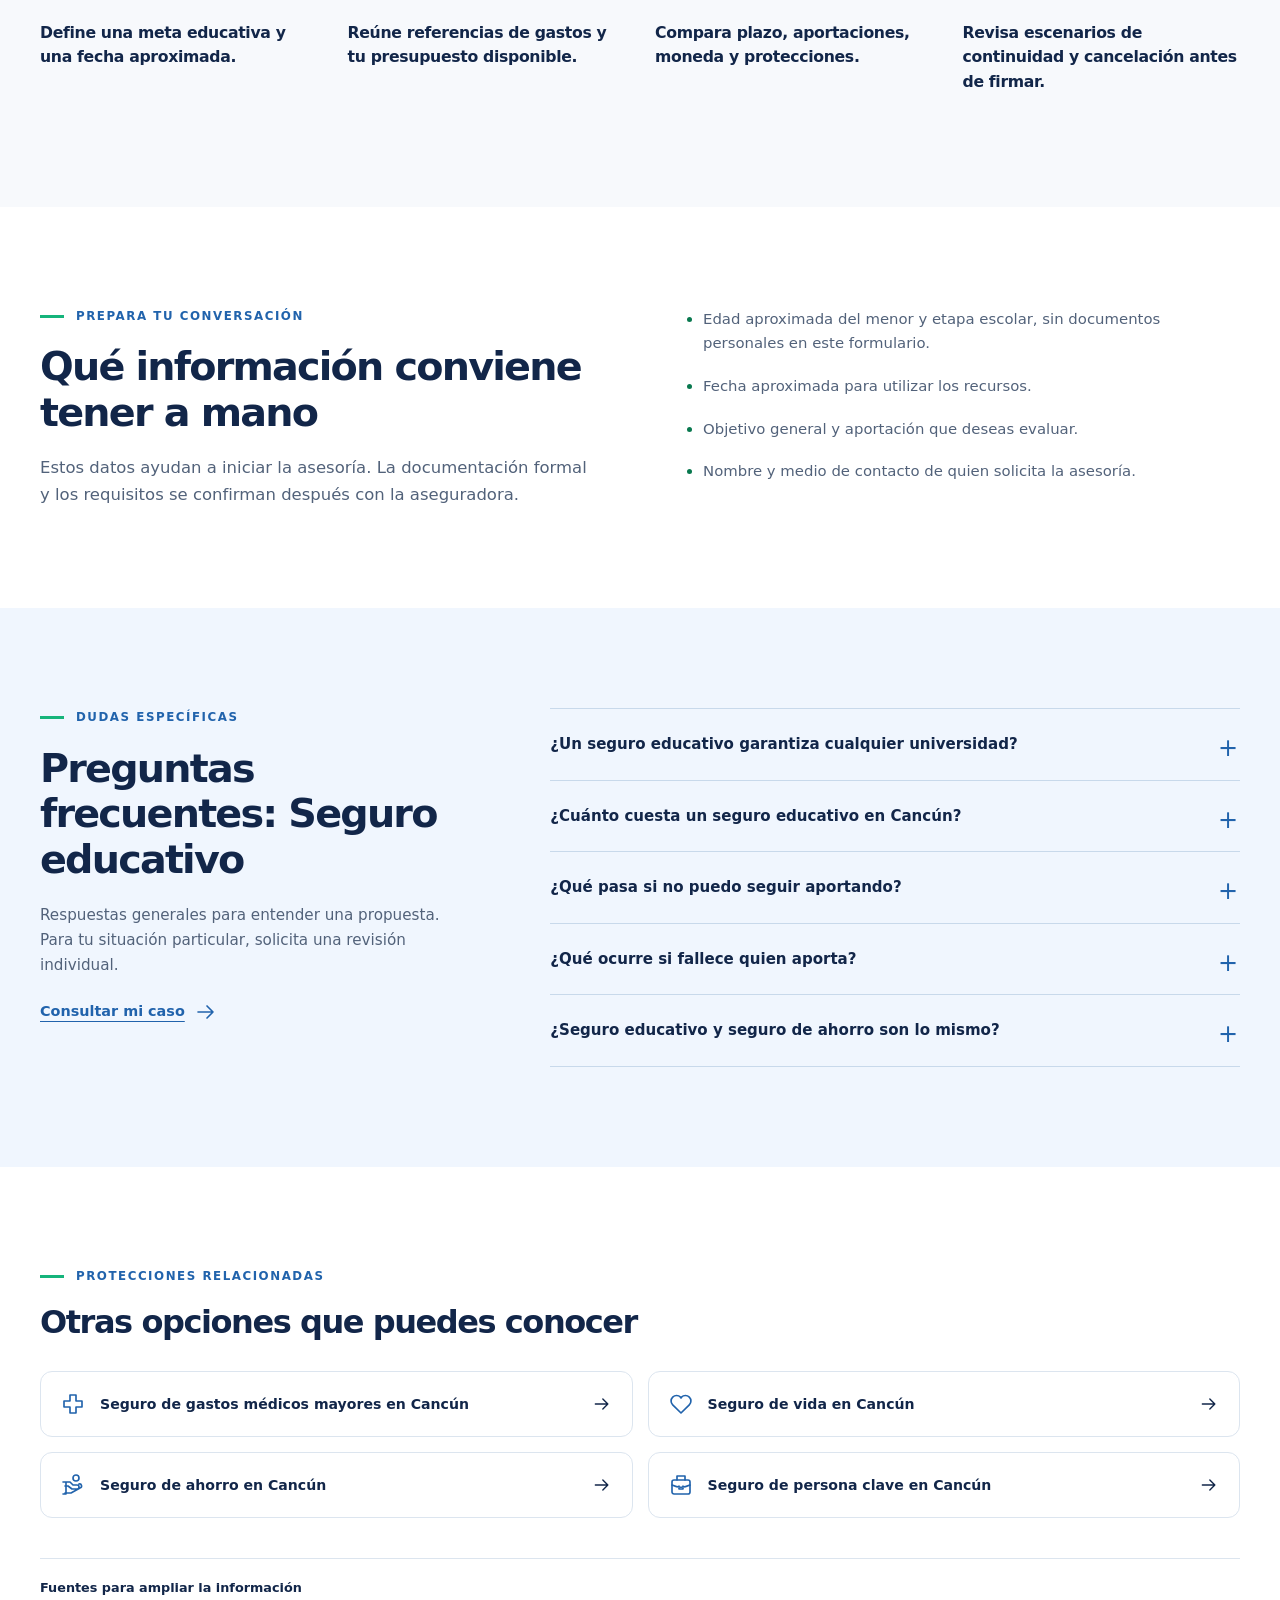
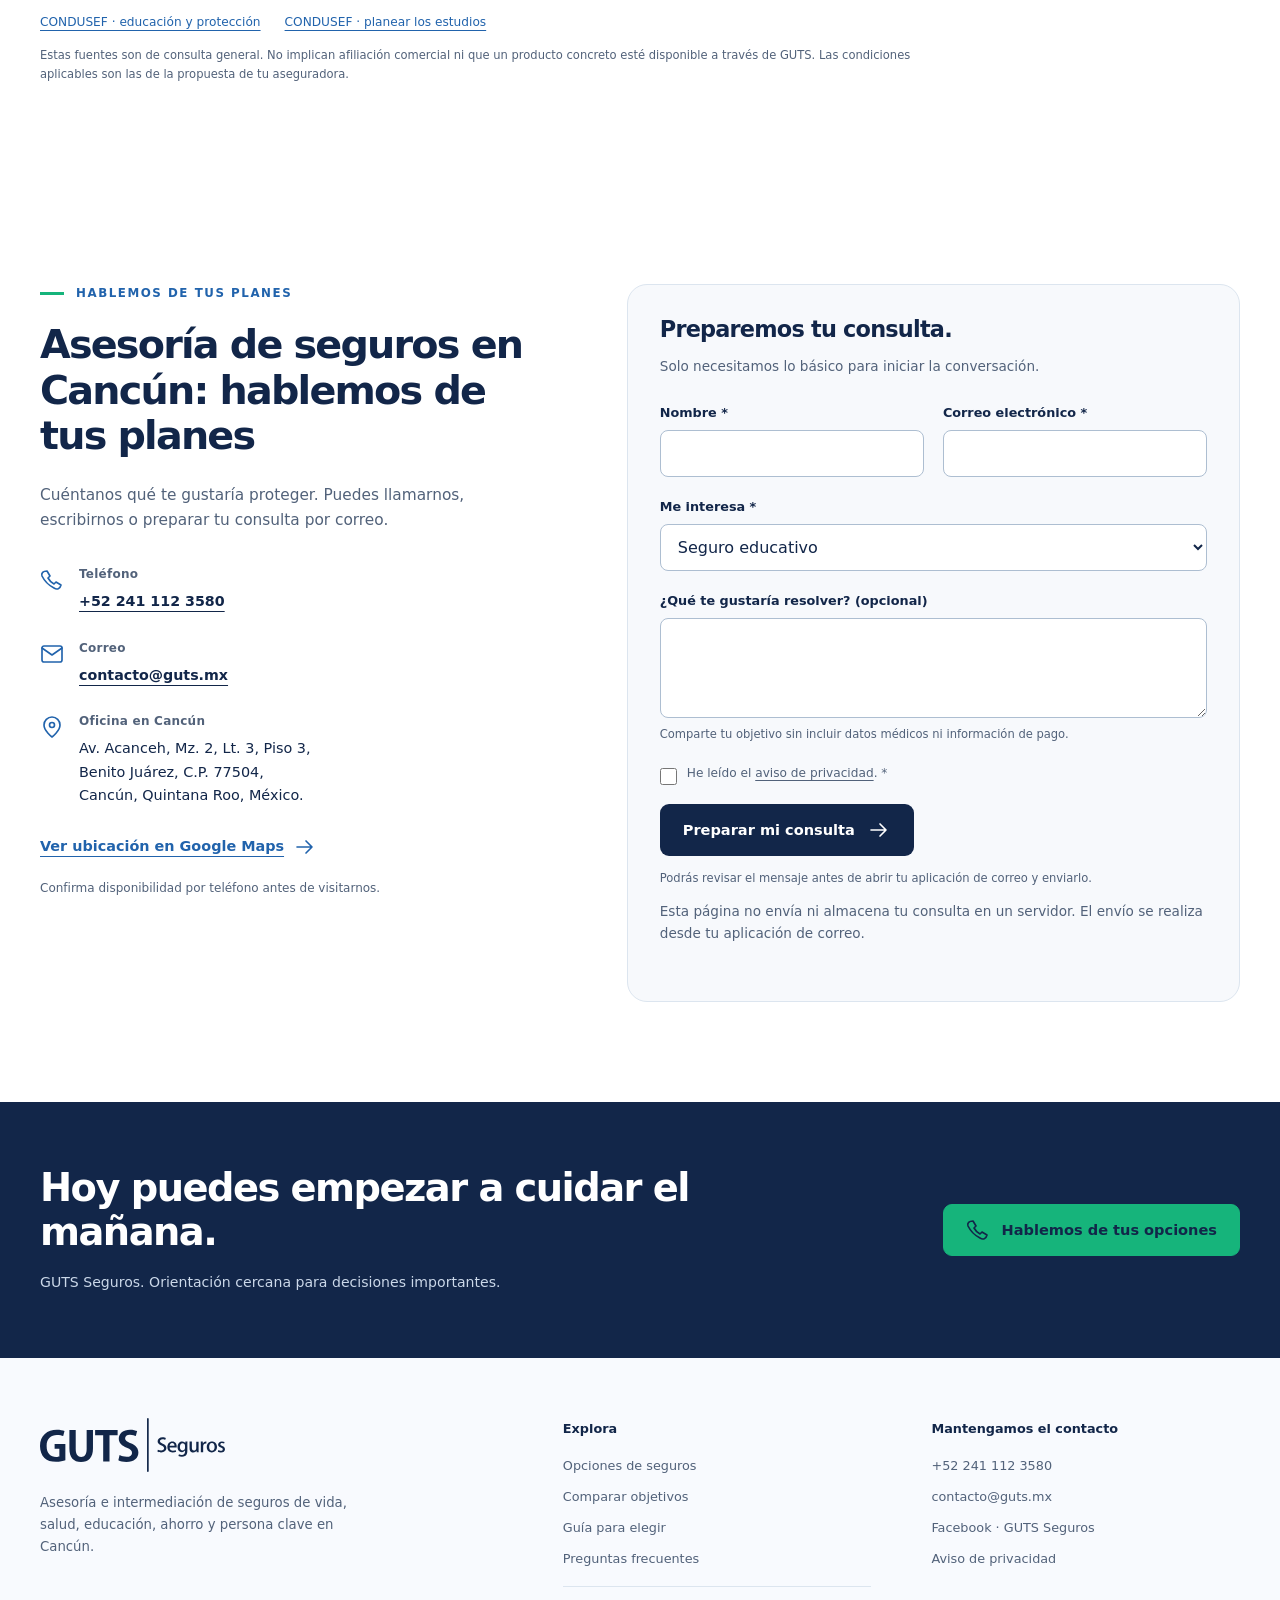
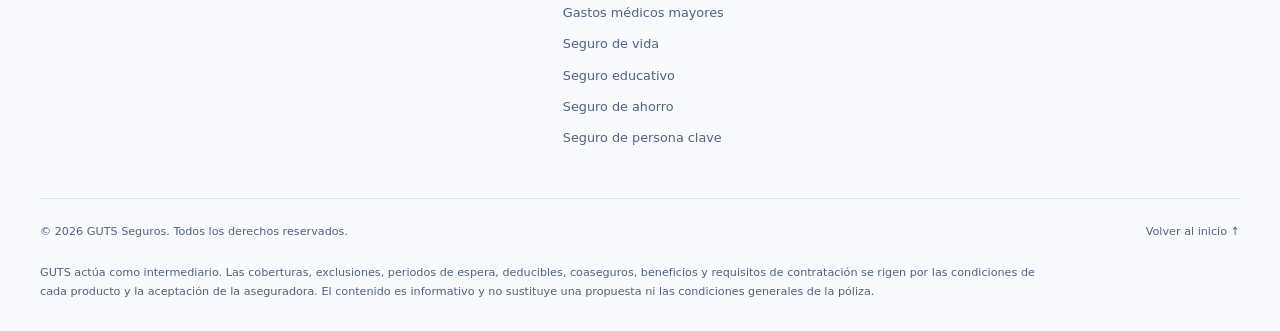
<file: seguro-educativo-cancun.html>
<!doctype html>
<html lang="es-MX">
<head>
<meta charset="utf-8"><meta name="viewport" content="width=device-width,initial-scale=1,viewport-fit=cover"><title>Seguro educativo en Cancún: ahorro para estudios | GUTS</title><meta name="description" content="Seguro educativo en Cancún: planea el ahorro para los estudios de tus hijos. Compara plazos, aportaciones y beneficios de protección con GUTS Seguros."><meta name="robots" content="index,follow,max-image-preview:large"><meta name="theme-color" content="#122649"><meta name="referrer" content="strict-origin-when-cross-origin"><link rel="canonical" href="https://www.guts.mx/seguro-educativo-cancun.html"><link rel="alternate" hreflang="es-MX" href="https://www.guts.mx/seguro-educativo-cancun.html"><link rel="alternate" hreflang="en" href="https://www.guts.mx/en/education-insurance-cancun.html"><link rel="alternate" hreflang="x-default" href="https://www.guts.mx/seguro-educativo-cancun.html"><link rel="icon" type="image/svg+xml" href="assets/images/logo.svg"><link rel="stylesheet" href="assets/css/styles.css"><meta property="og:type" content="website"><meta property="og:site_name" content="GUTS Seguros"><meta property="og:locale" content="es_MX"><meta property="og:title" content="Seguro educativo en Cancún: ahorro para estudios | GUTS"><meta property="og:description" content="Seguro educativo en Cancún: planea el ahorro para los estudios de tus hijos. Compara plazos, aportaciones y beneficios de protección con GUTS Seguros."><meta property="og:url" content="https://www.guts.mx/seguro-educativo-cancun.html"><meta property="og:image" content="https://www.guts.mx/assets/images/education.webp"><meta property="og:image:width" content="348"><meta property="og:image:height" content="450"><meta property="og:image:alt" content="Seguro educativo en Cancún"><meta name="twitter:card" content="summary_large_image"><meta name="twitter:title" content="Seguro educativo en Cancún: ahorro para estudios | GUTS"><meta name="twitter:description" content="Seguro educativo en Cancún: planea el ahorro para los estudios de tus hijos. Compara plazos, aportaciones y beneficios de protección con GUTS Seguros."><meta name="twitter:image" content="https://www.guts.mx/assets/images/education.webp"><meta name="twitter:image:alt" content="Seguro educativo en Cancún"><script type="application/ld+json">{"@context":"https://schema.org","@graph":[{"@type":"InsuranceAgency","@id":"https://www.guts.mx/#agencia","name":"GUTS Seguros","url":"https://www.guts.mx/","logo":{"@type":"ImageObject","url":"https://www.guts.mx/assets/images/logo.svg","width":183,"height":53},"telephone":"+522411123580","email":"contacto@guts.mx","address":{"@type":"PostalAddress","streetAddress":"Av. Acanceh, Mz. 2, Lt. 3, Piso 3, Benito Juárez","addressLocality":"Cancún","addressRegion":"Quintana Roo","postalCode":"77504","addressCountry":"MX"},"geo":{"@type":"GeoCoordinates","latitude":21.143583,"longitude":-86.825439},"areaServed":{"@type":"City","name":"Cancún"},"sameAs":["https://www.facebook.com/gutsseguros/"],"image":"https://www.guts.mx/assets/images/health.webp"},{"@type":"WebSite","@id":"https://www.guts.mx/#website","url":"https://www.guts.mx/","name":"GUTS Seguros","publisher":{"@id":"https://www.guts.mx/#agencia"},"inLanguage":["es-MX","en"]},{"@type":"WebPage","@id":"https://www.guts.mx/seguro-educativo-cancun.html#webpage","url":"https://www.guts.mx/seguro-educativo-cancun.html","name":"Seguro educativo en Cancún: ahorro para estudios | GUTS","description":"Seguro educativo en Cancún: planea el ahorro para los estudios de tus hijos. Compara plazos, aportaciones y beneficios de protección con GUTS Seguros.","inLanguage":"es-MX","isPartOf":{"@id":"https://www.guts.mx/#website"},"about":{"@id":"https://www.guts.mx/#agencia"},"mainEntity":{"@id":"https://www.guts.mx/seguro-educativo-cancun.html#service"},"hasPart":{"@id":"https://www.guts.mx/seguro-educativo-cancun.html#preguntas"}},{"@type":"Service","@id":"https://www.guts.mx/seguro-educativo-cancun.html#service","url":"https://www.guts.mx/seguro-educativo-cancun.html","name":"Seguro educativo en Cancún","description":"Un seguro educativo combina una meta de ahorro para estudios con las protecciones que establece la póliza. Define un plazo, aportaciones y beneficios para las personas designadas. No todos los planes tienen las mismas condiciones ante fallecimiento, invalidez, retiro anticipado o cambios en las aportaciones.","serviceType":"Seguro educativo","provider":{"@id":"https://www.guts.mx/#agencia"},"areaServed":{"@type":"City","name":"Cancún"}},{"@type":"BreadcrumbList","@id":"https://www.guts.mx/seguro-educativo-cancun.html#breadcrumb","itemListElement":[{"@type":"ListItem","position":1,"name":"Inicio","item":"https://www.guts.mx/"},{"@type":"ListItem","position":2,"name":"Seguro educativo","item":"https://www.guts.mx/seguro-educativo-cancun.html"}]},{"@type":"FAQPage","@id":"https://www.guts.mx/seguro-educativo-cancun.html#preguntas","url":"https://www.guts.mx/seguro-educativo-cancun.html#preguntas","inLanguage":"es-MX","isPartOf":{"@id":"https://www.guts.mx/seguro-educativo-cancun.html#webpage"},"mainEntity":[{"@type":"Question","name":"¿Un seguro educativo garantiza cualquier universidad?","acceptedAnswer":{"@type":"Answer","text":"No debe entenderse así. El contrato establece beneficios y condiciones; no garantiza admisión ni que los recursos alcancen para cualquier institución. Define la meta y revisa los montos pactados frente a los gastos previstos."}},{"@type":"Question","name":"¿Cuánto cuesta un seguro educativo en Cancún?","acceptedAnswer":{"@type":"Answer","text":"Depende de la meta, plazo, aportaciones, perfil de la persona asegurada y coberturas elegidas. Solicita una propuesta que distinga costo de protección, ahorro y condiciones de pago."}},{"@type":"Question","name":"¿Qué pasa si no puedo seguir aportando?","acceptedAnswer":{"@type":"Answer","text":"Depende de las condiciones del producto. Antes de contratar, pregunta por ajustes de aportación, plazos de pago, cancelación y valores de rescate. No presupongas que recuperarás todo lo aportado."}},{"@type":"Question","name":"¿Qué ocurre si fallece quien aporta?","acceptedAnswer":{"@type":"Answer","text":"Revisa quién está asegurado y qué beneficios se contrataron. Algunos productos contemplan protección o exención de aportaciones ante ciertos eventos; su aplicación debe constar en la póliza."}},{"@type":"Question","name":"¿Seguro educativo y seguro de ahorro son lo mismo?","acceptedAnswer":{"@type":"Answer","text":"Comparten elementos de ahorro y protección, pero el objetivo y las condiciones pueden diferir. Un plan educativo se organiza alrededor de una meta de estudios; compara beneficiarios, plazo, beneficios y retiros."}}]}]}</script></head>
<body data-language="es" data-service="educacion" data-service-name="Seguro educativo" class="service-page">
<svg xmlns="http://www.w3.org/2000/svg" style="position:absolute;width:0;height:0;overflow:hidden" aria-hidden="true" focusable="false"><defs>
<symbol id="i-arrow" viewbox="0 0 24 24"><path d="M4 12h15m-6-6 6 6-6 6"></path></symbol>
<symbol id="i-health" viewbox="0 0 24 24"><path d="M9 3h6v6h6v6h-6v6H9v-6H3V9h6z"></path></symbol>
<symbol id="i-heart" viewbox="0 0 24 24"><path d="m12 21-8.3-8.1a5.5 5.5 0 0 1 7.8-7.8L12 6l.5-.9a5.5 5.5 0 0 1 7.8 7.8Z"></path></symbol>
<symbol id="i-education" viewbox="0 0 24 24"><path d="m2 8 10-5 10 5-10 5Zm4 3v6c3.7 3 8.3 3 12 0v-6m4-3v9"></path></symbol>
<symbol id="i-savings" viewbox="0 0 24 24"><path d="M4 13h3l4 3h5a2 2 0 0 0 0-4h-4L9 9H4m0 11h6l9-5a2 2 0 0 0-1-4M2 9h3v12H2"></path><circle cx="15" cy="5" r="3"></circle></symbol>
<symbol id="i-business" viewbox="0 0 24 24"><rect x="3" y="7" width="18" height="14" rx="2"></rect><path d="M8 7V3h8v4M3 12c6 3 12 3 18 0m-11 1v3h4v-3"></path></symbol>
<symbol id="i-check" viewbox="0 0 24 24"><circle cx="12" cy="12" r="9"></circle><path d="m8 12 3 3 5-6"></path></symbol>
<symbol id="i-phone" viewbox="0 0 24 24"><path d="m7 3 3 5-2 2c1.6 3 3 4.4 6 6l2-2 5 3c-1 4-4 5-7 3C8 17 5 14 2 8 1 5 3 3 7 3Z"></path></symbol>
<symbol id="i-mail" viewbox="0 0 24 24"><rect x="2" y="4" width="20" height="16" rx="2"></rect><path d="m2 6 10 7L22 6"></path></symbol>
<symbol id="i-pin" viewbox="0 0 24 24"><path d="M20 10c0 6-8 12-8 12S4 16 4 10a8 8 0 1 1 16 0Z"></path><circle cx="12" cy="10" r="2.5"></circle></symbol>
<symbol id="i-menu" viewbox="0 0 24 24"><path d="M4 6h16M4 12h16M4 18h16"></path></symbol>
<symbol id="i-person" viewbox="0 0 24 24"><circle cx="12" cy="7" r="4"></circle><path d="M4 21v-2a8 8 0 0 1 16 0v2"></path></symbol>
</defs></svg>
<a class="skip" href="#contenido"><span>Saltar al contenido</span></a>
<div class="topline"><div class="wrap"><p class="top-message"><span>Cerca de ti. Con sentido humano.</span></p><a href="tel:+522411123580"><svg class="icon" width="24" height="24" aria-hidden="true"><use href="#i-phone"></use></svg><span class="phone-label">+52 241 112 3580</span></a></div></div>
<header class="site-header"><div class="wrap nav">
<a class="brand" href="index.html#inicio" aria-label="GUTS Seguros, inicio"><img src="assets/images/logo.svg" width="183" height="53" alt="GUTS Seguros"></a>
<nav class="nav-links" aria-label="Navegación principal"><a href="index.html#seguros"><span>Seguros</span></a><a href="index.html#como-funciona"><span>Cómo funciona</span></a><a href="index.html#guia"><span>Antes de elegir</span></a><a href="index.html#preguntas"><span>Preguntas</span></a></nav>
<a class="btn btn-primary nav-cta" href="#contacto"><span>Pedir asesoría</span><svg class="icon" width="24" height="24" aria-hidden="true"><use href="#i-arrow"></use></svg></a>
<div class="lang-picker" id="language-picker" role="group" aria-label="Idioma de lectura"><a href="seguro-educativo-cancun.html" hreflang="es-MX" lang="es" aria-label="Español" aria-current="page">ES</a><a href="en/education-insurance-cancun.html" hreflang="en" lang="en" aria-label="English">EN</a></div><button class="menu-button js-only" id="menu-toggle" type="button" aria-controls="mobile-nav" aria-expanded="false" aria-label="Abrir menú"><svg class="icon" width="24" height="24" aria-hidden="true"><use href="#i-menu"></use></svg></button>
</div><nav class="mobile-nav wrap" id="mobile-nav" aria-label="Navegación móvil" hidden><a href="index.html#seguros"><span>Seguros</span></a><a href="index.html#como-funciona"><span>Cómo funciona</span></a><a href="index.html#guia"><span>Antes de elegir</span></a><a href="index.html#preguntas"><span>Preguntas</span></a><a href="#contacto"><span>Contacto</span></a></nav></header>

<main id="contenido"><section class="service-hero" id="inicio" aria-labelledby="hero-title"><div class="wrap"><nav class="breadcrumbs" aria-label="Ruta de navegación"><ol><li><a href="index.html">Inicio</a></li><li aria-current="page">Seguro educativo</li></ol></nav><div class="hero-grid"><div class="hero-copy"><span class="eyebrow">GUTS Seguros · Asesoría personalizada</span><h1 id="hero-title">Seguro educativo en Cancún</h1><p class="hero-description">El futuro de tus hijos empieza con un plan que puedas sostener hoy. Conoce cómo organizar una meta educativa y qué condiciones revisar en un seguro de educación.</p><div class="button-row"><a href="#contacto" class="btn btn-primary">Solicitar asesoría sobre este seguro<svg class="icon" width="24" height="24" aria-hidden="true"><use href="#i-arrow"></use></svg></a><a class="btn btn-outline" href="#comparar">Qué comparar antes de elegir</a></div><p class="hero-note"><svg class="icon" width="24" height="24" aria-hidden="true"><use href="#i-check"></use></svg>Información clara. Asesoría para tu caso.</p></div><figure class="service-visual"><img src="assets/images/education.webp" width="348" height="450" fetchpriority="high" decoding="async" alt="Niño con mochila escolar"></figure></div></div></section>
<nav class="on-page" aria-label="En esta página"><div class="wrap"><a href="#que-es">Qué es</a><a href="#guia">Guía para elegir</a><a href="#comparar">Comparativas</a><a href="#como-funciona">Pasos</a><a href="#preguntas">Preguntas</a></div></nav>
<section class="definition-section" id="que-es" aria-labelledby="definition-title"><div class="wrap definition"><div><span class="eyebrow">Respuesta breve</span><h2 id="definition-title">¿Qué es un seguro educativo?</h2></div><p>Un seguro educativo combina una meta de ahorro para estudios con las protecciones que establece la póliza. Define un plazo, aportaciones y beneficios para las personas designadas. No todos los planes tienen las mismas condiciones ante fallecimiento, invalidez, retiro anticipado o cambios en las aportaciones.</p></div></section>
<section class="section" id="guia" aria-labelledby="guide-title"><div class="wrap guide-grid"><div class="guide-heading"><span class="eyebrow">Guía para decidir</span><h2 class="section-title" id="guide-title">Cómo definir una meta de ahorro para la universidad</h2><p>Empieza por el objetivo, no por un rendimiento anunciado. Anota qué gastos quieres apoyar y cuándo se necesitarían los recursos.</p></div><div><ul class="check-list"><li><svg class="icon" width="24" height="24" aria-hidden="true"><use href="#i-check"></use></svg><span>Distingue colegiatura de inscripción, materiales y otros gastos.</span></li><li><svg class="icon" width="24" height="24" aria-hidden="true"><use href="#i-check"></use></svg><span>Revisa cuánto falta para iniciar los estudios y por cuántos años.</span></li><li><svg class="icon" width="24" height="24" aria-hidden="true"><use href="#i-check"></use></svg><span>Considera posibles cambios de costos, moneda y destino de los estudios.</span></li><li><svg class="icon" width="24" height="24" aria-hidden="true"><use href="#i-check"></use></svg><span>Contrasta las aportaciones comprometidas con tu capacidad de pago.</span></li></ul><aside class="local-note"><h3>Si estás en Cancún</h3><p>Para una familia en Cancún, el plan puede considerar estudios en la ciudad o fuera de ella. Separar ese objetivo evita comparar propuestas que contemplan gastos distintos. Ninguna universidad, matrícula o beca se considera incluida por el simple hecho de contratar un seguro educativo.</p></aside></div></div></section><section class="section detail-table" id="comparar" aria-labelledby="comparar-title"><div class="wrap"><div class="section-head"><div><span class="eyebrow">Compara con contexto</span><h2 class="section-title" id="comparar-title">Seguro educativo y ahorro por tu cuenta: qué cambia</h2></div></div><div class="table-wrap" tabindex="0" role="region" aria-labelledby="comparar-title"><table><caption>Comparativa orientativa. No sustituye las condiciones del producto ni confirma aceptación o beneficios.</caption><thead><tr><th scope="col">Aspecto</th><th scope="col">Seguro educativo</th><th scope="col">Ahorro separado</th></tr></thead><tbody><tr><th scope="row">Objetivo</th><td>Ahorro y protección conforme al contrato.</td><td>Acumular recursos con las reglas del instrumento elegido.</td></tr><tr><th scope="row">Si quien aporta falta</th><td>Revisa el beneficio y la exención de aportaciones que estén contratados.</td><td>La continuidad depende de recursos y protecciones existentes.</td></tr><tr><th scope="row">Flexibilidad</th><td>Cambios y retiros sujetos a las condiciones de la póliza.</td><td>Depende del instrumento; no se presupone liquidez inmediata.</td></tr><tr><th scope="row">Antes de elegir</th><td>Revisa aportaciones, plazo, beneficios y rescate.</td><td>Revisa riesgos, costos, acceso al dinero y continuidad.</td></tr></tbody></table></div></div></section><section class="section detail-table" id="comparativa-detalle" aria-labelledby="comparativa-detalle-title"><div class="wrap"><div class="section-head"><div><span class="eyebrow">Compara con contexto</span><h2 class="section-title" id="comparativa-detalle-title">Una guía para ordenar el presupuesto educativo</h2></div></div><div class="table-wrap" tabindex="0" role="region" aria-labelledby="comparativa-detalle-title"><table><caption>Comparativa orientativa. No sustituye las condiciones del producto ni confirma aceptación o beneficios.</caption><thead><tr><th scope="col">Pregunta</th><th scope="col">Dato que conviene reunir</th><th scope="col">Cómo ayuda</th></tr></thead><tbody><tr><th scope="row">¿Cuándo se necesita el dinero?</th><td>Año aproximado de inicio y duración de los estudios.</td><td>Permite revisar el plazo del plan.</td></tr><tr><th scope="row">¿Qué gastos quieres apoyar?</th><td>Referencia de costos actuales, sin asumir que permanecerán iguales.</td><td>Define el alcance de tu meta.</td></tr><tr><th scope="row">¿Qué aportación puedes mantener?</th><td>Presupuesto familiar y compromisos existentes.</td><td>Evita comprometer un pago sin contexto.</td></tr></tbody></table></div></div></section><section class="section process" id="como-funciona" aria-labelledby="process-title"><div class="wrap"><span class="eyebrow">De la pregunta a la decisión</span><h2 class="section-title" id="process-title">Cómo solicitar asesoría, paso a paso</h2><ol class="process-grid service-steps"><li class="process-step"><span class="step-num" aria-hidden="true">01</span><h3>Define una meta educativa y una fecha aproximada.</h3></li><li class="process-step"><span class="step-num" aria-hidden="true">02</span><h3>Reúne referencias de gastos y tu presupuesto disponible.</h3></li><li class="process-step"><span class="step-num" aria-hidden="true">03</span><h3>Compara plazo, aportaciones, moneda y protecciones.</h3></li><li class="process-step"><span class="step-num" aria-hidden="true">04</span><h3>Revisa escenarios de continuidad y cancelación antes de firmar.</h3></li></ol></div></section>
<section class="section" id="preparar" aria-labelledby="prepare-title"><div class="wrap request-grid"><div><span class="eyebrow">Prepara tu conversación</span><h2 class="section-title" id="prepare-title">Qué información conviene tener a mano</h2><p class="section-copy">Estos datos ayudan a iniciar la asesoría. La documentación formal y los requisitos se confirman después con la aseguradora.</p></div><ul class="bullet-list"><li>Edad aproximada del menor y etapa escolar, sin documentos personales en este formulario.</li><li>Fecha aproximada para utilizar los recursos.</li><li>Objetivo general y aportación que deseas evaluar.</li><li>Nombre y medio de contacto de quien solicita la asesoría.</li></ul></div></section>
<section class="section faq" id="preguntas" aria-labelledby="faq-title"><div class="wrap faq-grid"><div class="faq-heading"><span class="eyebrow">Dudas específicas</span><h2 class="section-title" id="faq-title">Preguntas frecuentes: Seguro educativo</h2><p>Respuestas generales para entender una propuesta. Para tu situación particular, solicita una revisión individual.</p><a class="text-link" href="#contacto">Consultar mi caso<svg class="icon" width="24" height="24" aria-hidden="true"><use href="#i-arrow"></use></svg></a></div><div class="faq-list"><details><summary>¿Un seguro educativo garantiza cualquier universidad?</summary><p class="faq-answer">No debe entenderse así. El contrato establece beneficios y condiciones; no garantiza admisión ni que los recursos alcancen para cualquier institución. Define la meta y revisa los montos pactados frente a los gastos previstos.</p></details><details><summary>¿Cuánto cuesta un seguro educativo en Cancún?</summary><p class="faq-answer">Depende de la meta, plazo, aportaciones, perfil de la persona asegurada y coberturas elegidas. Solicita una propuesta que distinga costo de protección, ahorro y condiciones de pago.</p></details><details><summary>¿Qué pasa si no puedo seguir aportando?</summary><p class="faq-answer">Depende de las condiciones del producto. Antes de contratar, pregunta por ajustes de aportación, plazos de pago, cancelación y valores de rescate. No presupongas que recuperarás todo lo aportado.</p></details><details><summary>¿Qué ocurre si fallece quien aporta?</summary><p class="faq-answer">Revisa quién está asegurado y qué beneficios se contrataron. Algunos productos contemplan protección o exención de aportaciones ante ciertos eventos; su aplicación debe constar en la póliza.</p></details><details><summary>¿Seguro educativo y seguro de ahorro son lo mismo?</summary><p class="faq-answer">Comparten elementos de ahorro y protección, pero el objetivo y las condiciones pueden diferir. Un plan educativo se organiza alrededor de una meta de estudios; compara beneficiarios, plazo, beneficios y retiros.</p></details></div></div></section>
<section class="section related" id="seguros" aria-labelledby="related-title"><div class="wrap"><span class="eyebrow">Protecciones relacionadas</span><h2 class="section-title" id="related-title">Otras opciones que puedes conocer</h2><div class="related-grid"><a class="related-link" href="seguro-gastos-medicos-mayores-cancun.html"><svg class="icon" width="24" height="24" aria-hidden="true"><use href="#i-health"></use></svg><span>Seguro de gastos médicos mayores en Cancún</span><svg class="icon" width="24" height="24" aria-hidden="true"><use href="#i-arrow"></use></svg></a><a class="related-link" href="seguro-de-vida-cancun.html"><svg class="icon" width="24" height="24" aria-hidden="true"><use href="#i-heart"></use></svg><span>Seguro de vida en Cancún</span><svg class="icon" width="24" height="24" aria-hidden="true"><use href="#i-arrow"></use></svg></a><a class="related-link" href="seguro-de-ahorro-cancun.html"><svg class="icon" width="24" height="24" aria-hidden="true"><use href="#i-savings"></use></svg><span>Seguro de ahorro en Cancún</span><svg class="icon" width="24" height="24" aria-hidden="true"><use href="#i-arrow"></use></svg></a><a class="related-link" href="seguro-persona-clave-cancun.html"><svg class="icon" width="24" height="24" aria-hidden="true"><use href="#i-business"></use></svg><span>Seguro de persona clave en Cancún</span><svg class="icon" width="24" height="24" aria-hidden="true"><use href="#i-arrow"></use></svg></a></div><aside class="source-note"><h3>Fuentes para ampliar la información</h3><ul><li><a href="https://revista.condusef.gob.mx/usuario-inteligente/mito-o-verdad/2023/05/te-preocupa-su-educacion/" target="_blank" rel="noopener noreferrer">CONDUSEF · educación y protección</a></li><li><a href="https://revista.condusef.gob.mx/seguros/2026/05/asegura-su-educacion-sin-deudas/" target="_blank" rel="noopener noreferrer">CONDUSEF · planear los estudios</a></li></ul><p>Estas fuentes son de consulta general. No implican afiliación comercial ni que un producto concreto esté disponible a través de GUTS. Las condiciones aplicables son las de la propuesta de tu aseguradora.</p></aside></div></section><section class="section" id="contacto" aria-labelledby="contact-title"><div class="wrap contact-grid"><div><span class="eyebrow"><span>Hablemos de tus planes</span></span><h2 class="section-title" id="contact-title"><span>Asesoría de seguros en Cancún: hablemos de tus planes</span></h2><p class="contact-intro"><span>Cuéntanos qué te gustaría proteger. Puedes llamarnos, escribirnos o preparar tu consulta por correo.</span></p>
<div class="contact-item"><svg class="icon" width="24" height="24" aria-hidden="true"><use href="#i-phone"></use></svg><div><strong><span>Teléfono</span></strong><a href="tel:+522411123580">+52 241 112 3580</a></div></div>
<div class="contact-item"><svg class="icon" width="24" height="24" aria-hidden="true"><use href="#i-mail"></use></svg><div><strong><span>Correo</span></strong><a href="mailto:contacto@guts.mx">contacto@guts.mx</a></div></div>
<div class="contact-item"><svg class="icon" width="24" height="24" aria-hidden="true"><use href="#i-pin"></use></svg><div><strong><span>Oficina en Cancún</span></strong><address>Av. Acanceh, Mz. 2, Lt. 3, Piso 3,<br>Benito Juárez, C.P. 77504,<br>Cancún, Quintana Roo, México.</address></div></div>
<a class="text-link" href="https://www.google.com/maps/search/?api=1&amp;query=21.143583%2C-86.825439" target="_blank" rel="noopener noreferrer"><span>Ver ubicación en Google Maps</span><svg class="icon" width="24" height="24" aria-hidden="true"><use href="#i-arrow"></use></svg></a><p class="contact-small"><span>Confirma disponibilidad por teléfono antes de visitarnos.</span></p>
</div><div class="quote-panel"><h3><span>Preparemos tu consulta.</span></h3><p><span>Solo necesitamos lo básico para iniciar la conversación.</span></p>
<form id="quote-form" hidden><div class="form-grid"><div class="field"><label for="name"><span>Nombre *</span></label><input id="name" name="name" autocomplete="name" maxlength="80" required></div><div class="field"><label for="email"><span>Correo electrónico *</span></label><input id="email" name="email" type="email" autocomplete="email" maxlength="160" required></div><div class="field full"><label for="insurance"><span>Me interesa *</span></label><select id="insurance" name="insurance" required><option value="">Selecciona una opción</option><option value="gastos-medicos">Gastos médicos mayores</option><option value="vida">Seguro de vida</option><option value="educacion" selected>Seguro educativo</option><option value="ahorro">Seguro de ahorro</option><option value="persona-clave">Seguro de persona clave</option><option value="orientacion">Aún no lo sé; quiero orientación</option></select></div><div class="field full"><label for="message"><span>¿Qué te gustaría resolver? (opcional)</span></label><textarea id="message" name="message" rows="3" maxlength="600" aria-describedby="message-help"></textarea><small class="field-help" id="message-help"><span>Comparte tu objetivo sin incluir datos médicos ni información de pago.</span></small></div></div>
<label class="check"><input type="checkbox" id="privacy" name="privacy" required><span><span>He leído el</span> <a href="https://www.guts.mx/aviso-de-privacidad" target="_blank" rel="noopener noreferrer"><span>aviso de privacidad</span></a>. *</span></label>
<button class="btn btn-primary" type="submit"><span>Preparar mi consulta</span><svg class="icon" width="24" height="24" aria-hidden="true"><use href="#i-arrow"></use></svg></button><p class="form-note"><span>Podrás revisar el mensaje antes de abrir tu aplicación de correo y enviarlo.</span></p></form>
<noscript><p><span>Para iniciar tu consulta, escríbenos a contacto@guts.mx o llama al +52 241 112 3580.</span></p><p><a class="text-link" href="mailto:contacto@guts.mx"><span>Abrir correo</span><svg class="icon" width="24" height="24" aria-hidden="true"><use href="#i-arrow"></use></svg></a></p></noscript>
<section id="draft" class="draft" hidden aria-labelledby="draft-title"><h4 id="draft-title"><span>Tu mensaje está listo para revisar.</span></h4><pre id="draft-content"></pre><div class="button-row"><a class="btn btn-primary" id="draft-email" href="mailto:contacto@guts.mx"><svg class="icon" width="24" height="24" aria-hidden="true"><use href="#i-mail"></use></svg><span>Abrir mi correo</span></a><button class="btn btn-outline" id="copy-draft" type="button"><span>Copiar mensaje</span></button></div><p id="draft-status" class="draft-status" role="status" aria-live="polite"></p></section>
<p class="contact-privacy"><span>Esta página no envía ni almacena tu consulta en un servidor. El envío se realiza desde tu aplicación de correo.</span></p></div></div></section>

<section class="closing" aria-labelledby="closing-title"><div class="wrap"><div><h2 id="closing-title"><span>Hoy puedes empezar a cuidar el mañana.</span></h2><p><span>GUTS Seguros. Orientación cercana para decisiones importantes.</span></p></div><a class="btn btn-green" href="tel:+522411123580"><svg class="icon" width="24" height="24" aria-hidden="true"><use href="#i-phone"></use></svg><span>Hablemos de tus opciones</span></a></div></section>
</main><footer class="footer"><div class="wrap"><div class="footer-grid"><div class="footer-brand"><a class="brand" href="index.html#inicio" aria-label="GUTS Seguros, inicio"><img src="assets/images/logo.svg" width="183" height="53" loading="lazy" alt="GUTS Seguros"></a><p class="footer-about"><span>Asesoría e intermediación de seguros de vida, salud, educación, ahorro y persona clave en Cancún.</span></p></div><nav class="footer-links" aria-label="Explorar el sitio"><h3><span>Explora</span></h3><ul><li><a href="index.html#seguros"><span>Opciones de seguros</span></a></li><li><a href="index.html#comparar"><span>Comparar objetivos</span></a></li><li><a href="index.html#guia"><span>Guía para elegir</span></a></li><li><a href="index.html#preguntas"><span>Preguntas frecuentes</span></a></li></ul><ul class="footer-service-links"><li><a href="seguro-gastos-medicos-mayores-cancun.html">Gastos médicos mayores</a></li><li><a href="seguro-de-vida-cancun.html">Seguro de vida</a></li><li><a href="seguro-educativo-cancun.html">Seguro educativo</a></li><li><a href="seguro-de-ahorro-cancun.html">Seguro de ahorro</a></li><li><a href="seguro-persona-clave-cancun.html">Seguro de persona clave</a></li></ul></nav><nav class="footer-links" aria-label="Contacto y recursos"><h3><span>Mantengamos el contacto</span></h3><ul><li><a href="tel:+522411123580">+52 241 112 3580</a></li><li><a href="mailto:contacto@guts.mx">contacto@guts.mx</a></li><li><a href="https://www.facebook.com/gutsseguros/" target="_blank" rel="noopener noreferrer">Facebook · GUTS Seguros</a></li><li><a href="https://www.guts.mx/aviso-de-privacidad"><span>Aviso de privacidad</span></a></li></ul></nav></div><div class="footer-bottom"><p>© <span id="year">2026</span> GUTS Seguros. <span>Todos los derechos reservados.</span></p><a href="index.html#inicio"><span>Volver al inicio ↑</span></a></div><p class="disclaimer"><span>GUTS actúa como intermediario. Las coberturas, exclusiones, periodos de espera, deducibles, coaseguros, beneficios y requisitos de contratación se rigen por las condiciones de cada producto y la aceptación de la aseguradora. El contenido es informativo y no sustituye una propuesta ni las condiciones generales de la póliza.</span></p></div></footer>
<div class="mobile-actions"><a class="btn btn-outline" href="tel:+522411123580"><svg class="icon" width="24" height="24" aria-hidden="true"><use href="#i-phone"></use></svg><span>Llamar</span></a><a class="btn btn-primary" href="#contacto"><span>Pedir asesoría</span><svg class="icon" width="24" height="24" aria-hidden="true"><use href="#i-arrow"></use></svg></a></div>
<a id="whatsapp-float" class="whatsapp-float" href="https://wa.me/522411123580?text=Hola%2C%20me%20gustar%C3%ADa%20recibir%20asesor%C3%ADa%20sobre%20Seguro%20educativo." target="_blank" rel="noopener noreferrer" aria-label="Escríbenos por WhatsApp" title="WhatsApp"><svg class="wa-icon" width="29" height="29" viewbox="0 0 24 24" aria-hidden="true" focusable="false"><path d="M17.472 14.382c-.297-.149-1.758-.867-2.03-.967-.273-.099-.471-.148-.67.15-.197.297-.767.966-.94 1.164-.173.199-.347.223-.644.075-.297-.15-1.255-.463-2.39-1.475-.883-.788-1.48-1.761-1.653-2.059-.173-.297-.018-.458.13-.606.134-.133.298-.347.446-.52.149-.174.198-.298.298-.497.099-.198.05-.371-.025-.52-.075-.149-.669-1.612-.916-2.207-.242-.579-.487-.5-.669-.51-.173-.008-.371-.01-.57-.01-.198 0-.52.074-.792.372-.272.297-1.04 1.016-1.04 2.479 0 1.462 1.065 2.875 1.213 3.074.149.198 2.096 3.2 5.077 4.487.709.306 1.262.489 1.694.625.712.227 1.36.195 1.871.118.571-.085 1.758-.719 2.006-1.413.248-.694.248-1.289.173-1.413-.074-.124-.272-.198-.57-.347m-5.421 7.403h-.004a9.87 9.87 0 0 1-5.031-1.378l-.361-.214-3.741.982.998-3.648-.235-.374a9.86 9.86 0 0 1-1.51-5.26c.001-5.45 4.436-9.884 9.888-9.884 2.64 0 5.122 1.03 6.988 2.898a9.825 9.825 0 0 1 2.893 6.994c-.003 5.45-4.437 9.884-9.885 9.884m8.413-18.297A11.815 11.815 0 0 0 12.05 0C5.495 0 .16 5.335.157 11.892c0 2.096.547 4.142 1.588 5.945L.057 24l6.305-1.654a11.882 11.882 0 0 0 5.683 1.448h.005c6.554 0 11.89-5.335 11.893-11.893a11.821 11.821 0 0 0-3.48-8.413z"></path></svg><span class="wa-label">WhatsApp</span></a>

<script src="assets/js/main.js" defer></script></body></html>
</file>
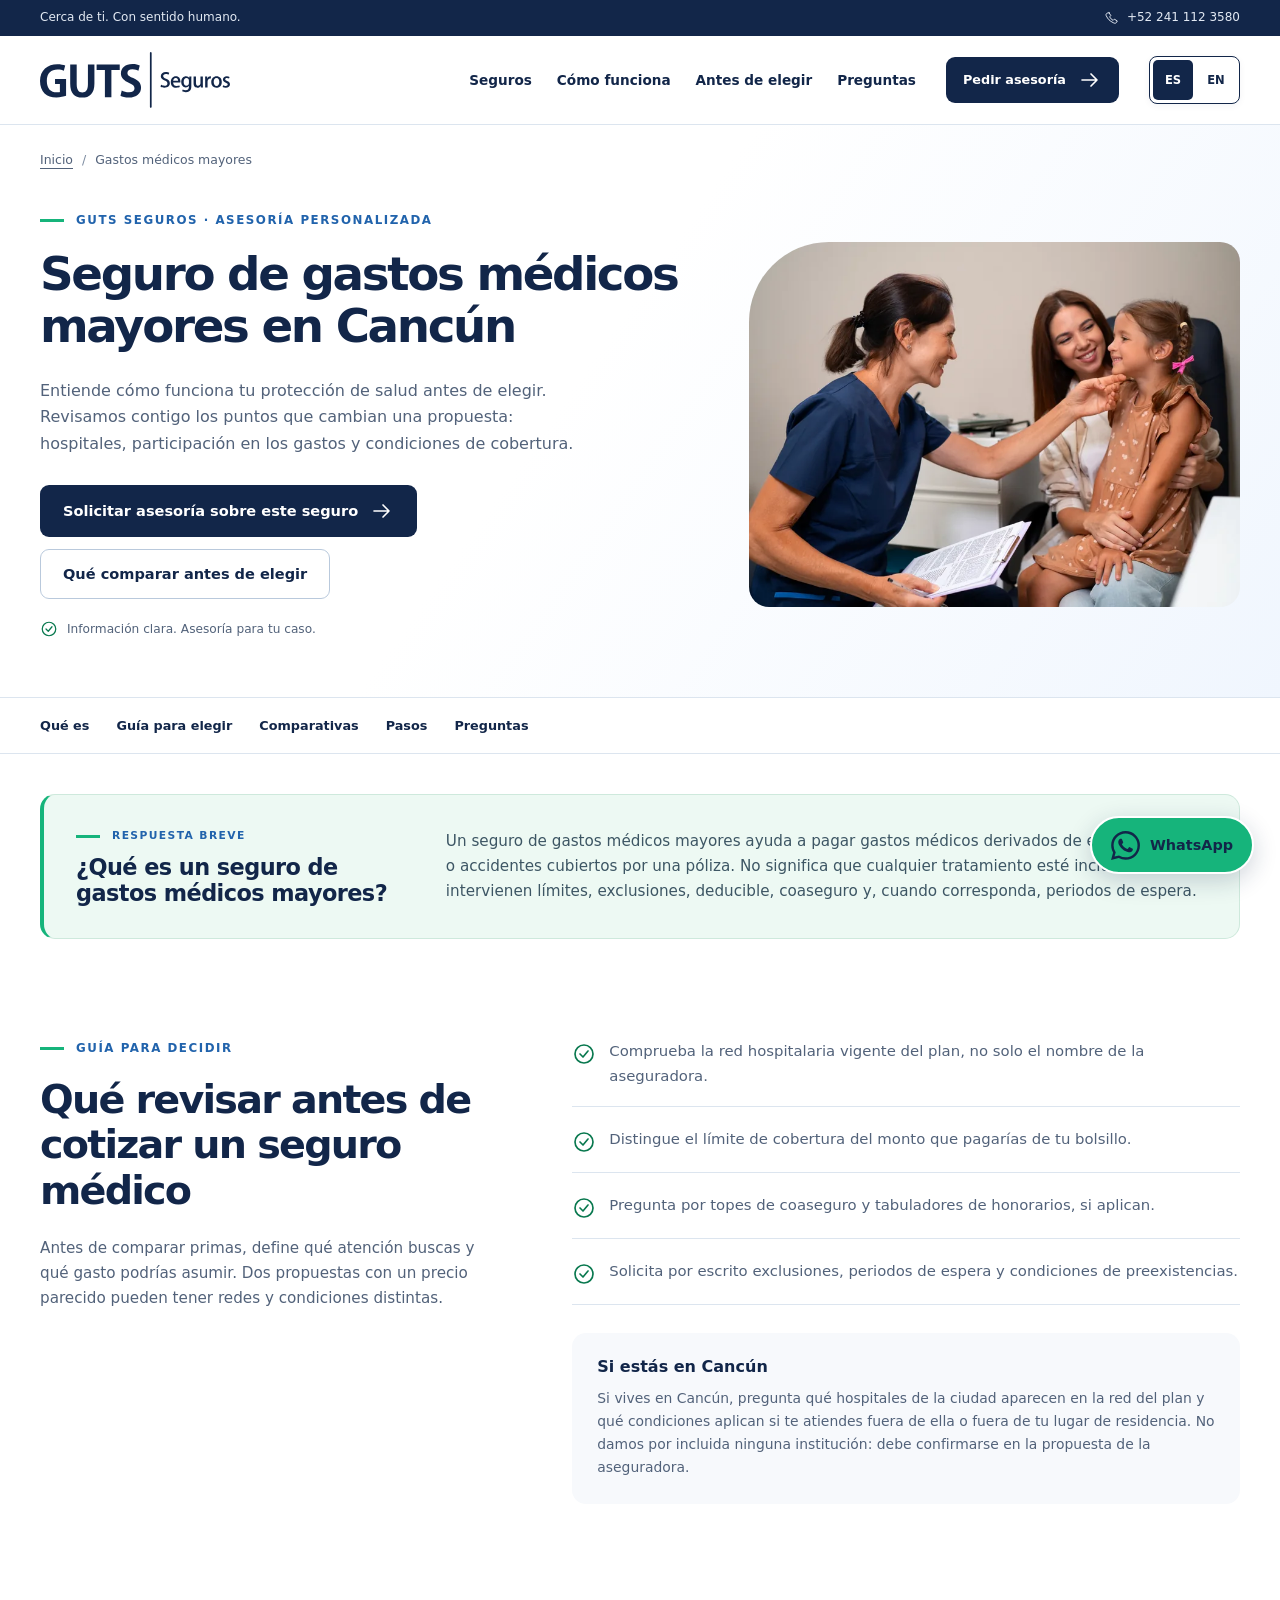
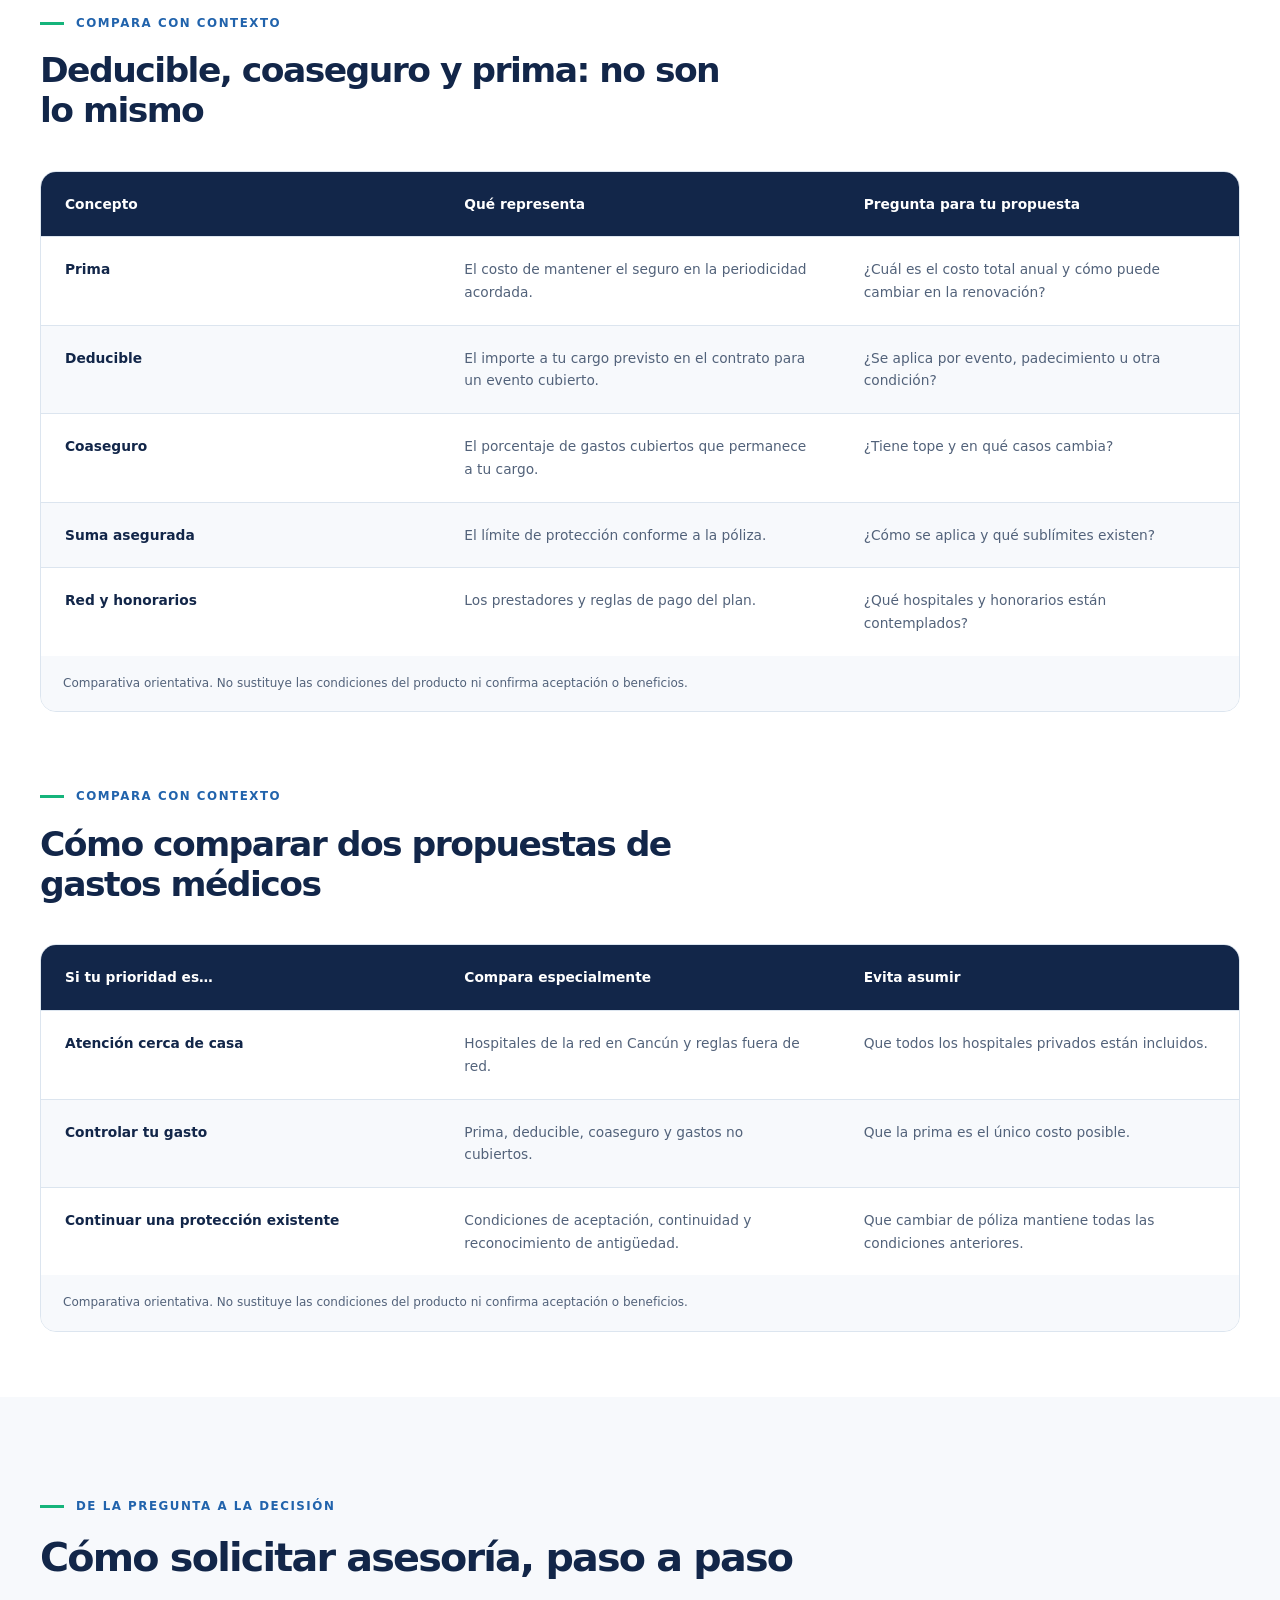
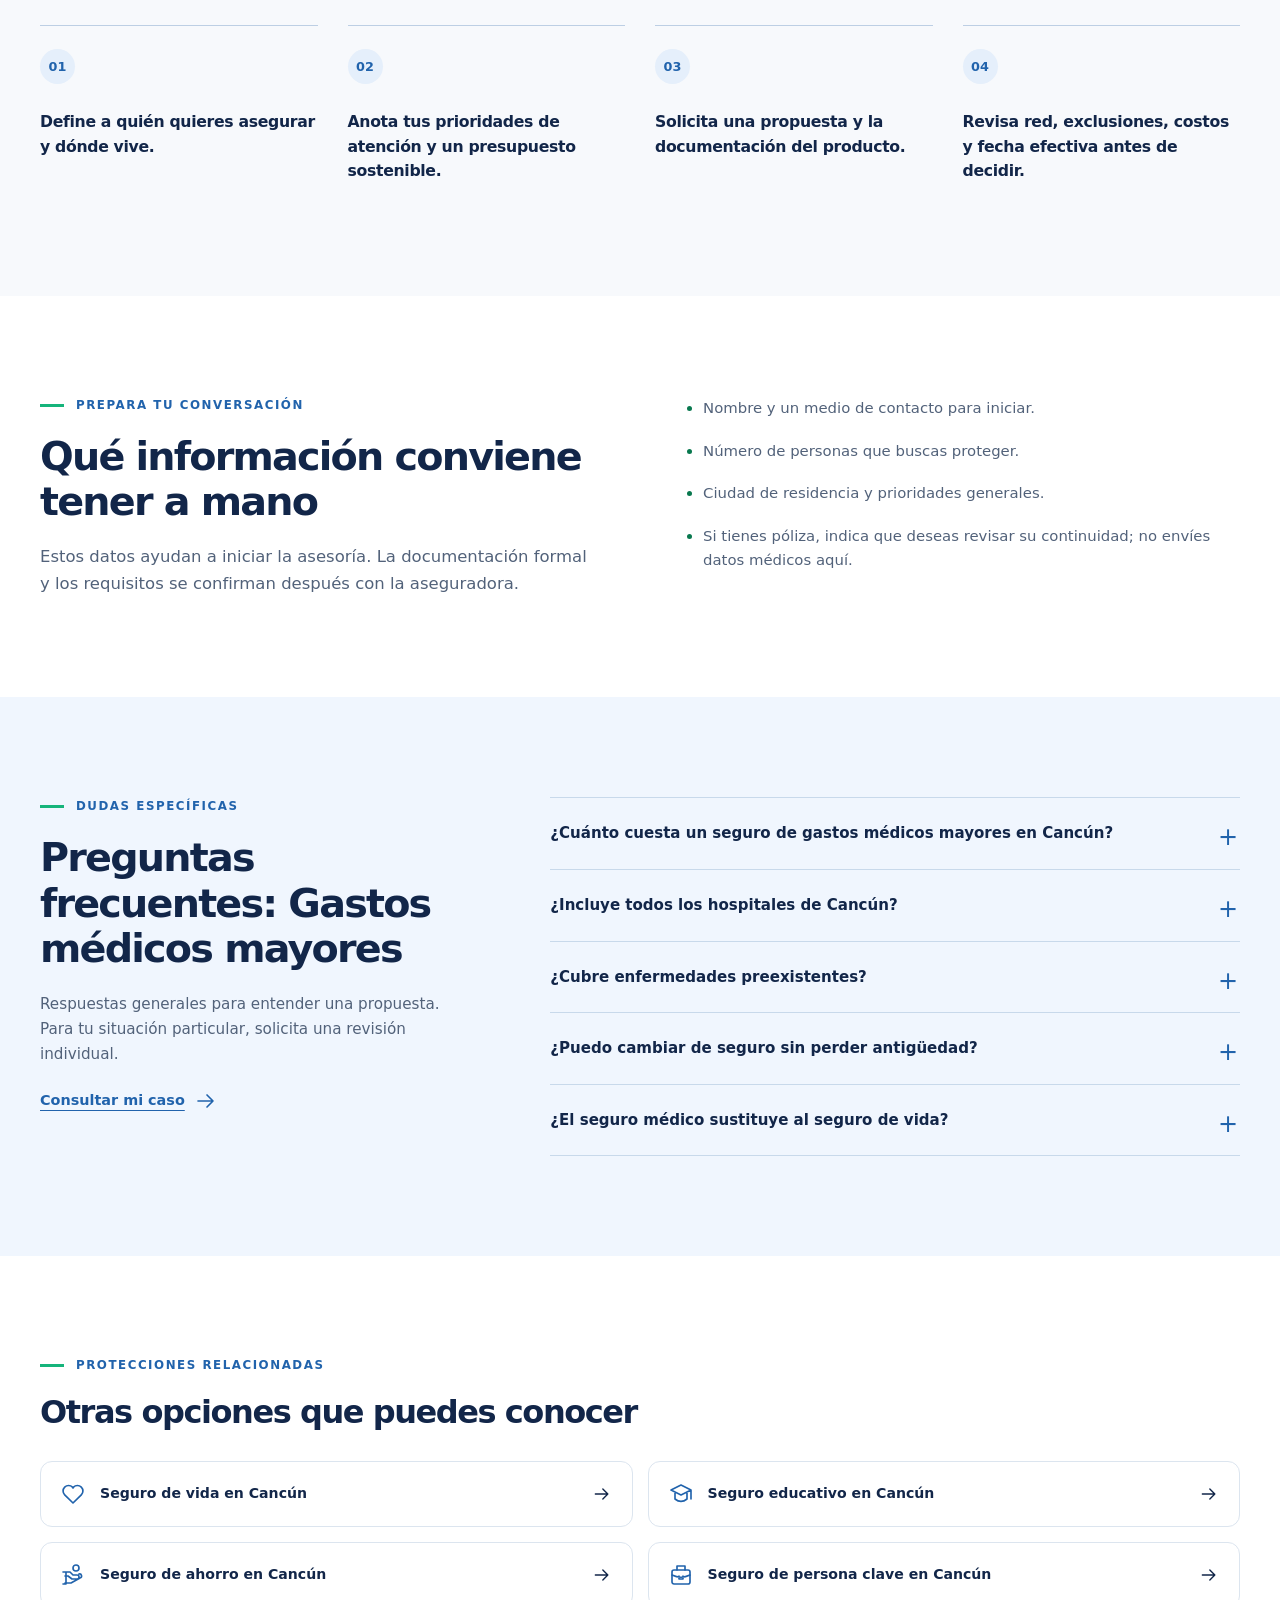
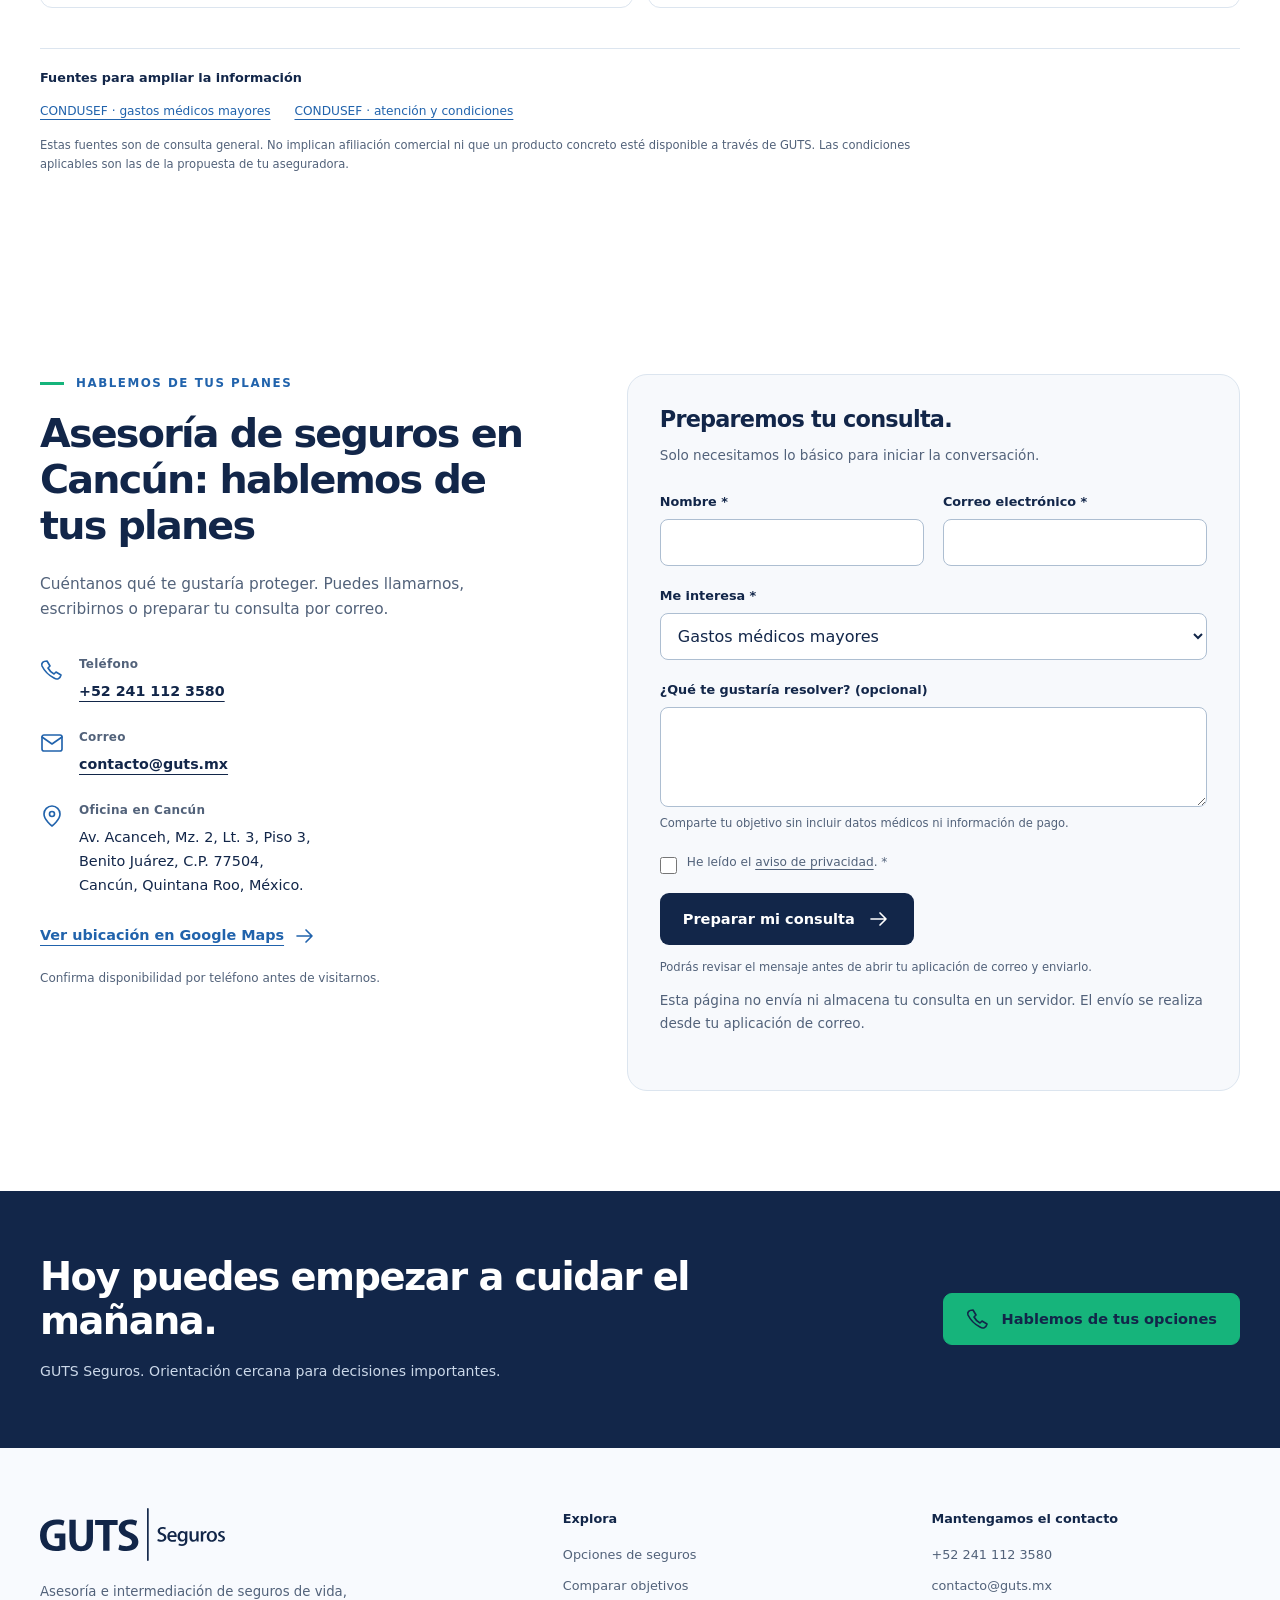
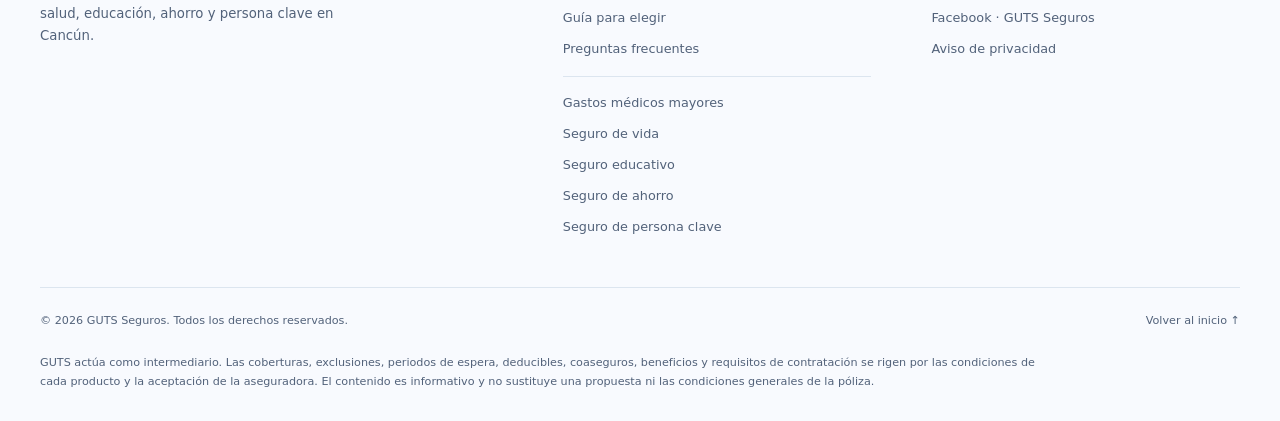
<file: seguro-gastos-medicos-mayores-cancun.html>
<!doctype html>
<html lang="es-MX">
<head>
<meta charset="utf-8"><meta name="viewport" content="width=device-width,initial-scale=1,viewport-fit=cover"><title>Seguro de gastos médicos mayores en Cancún | GUTS</title><meta name="description" content="Seguro de gastos médicos mayores en Cancún: compara deducible, coaseguro, hospitales y condiciones. Solicita asesoría personalizada con GUTS Seguros."><meta name="robots" content="index,follow,max-image-preview:large"><meta name="theme-color" content="#122649"><meta name="referrer" content="strict-origin-when-cross-origin"><link rel="canonical" href="https://www.guts.mx/seguro-gastos-medicos-mayores-cancun.html"><link rel="alternate" hreflang="es-MX" href="https://www.guts.mx/seguro-gastos-medicos-mayores-cancun.html"><link rel="alternate" hreflang="en" href="https://www.guts.mx/en/major-medical-insurance-cancun.html"><link rel="alternate" hreflang="x-default" href="https://www.guts.mx/seguro-gastos-medicos-mayores-cancun.html"><link rel="icon" type="image/svg+xml" href="assets/images/logo.svg"><link rel="stylesheet" href="assets/css/styles.css"><meta property="og:type" content="website"><meta property="og:site_name" content="GUTS Seguros"><meta property="og:locale" content="es_MX"><meta property="og:title" content="Seguro de gastos médicos mayores en Cancún | GUTS"><meta property="og:description" content="Seguro de gastos médicos mayores en Cancún: compara deducible, coaseguro, hospitales y condiciones. Solicita asesoría personalizada con GUTS Seguros."><meta property="og:url" content="https://www.guts.mx/seguro-gastos-medicos-mayores-cancun.html"><meta property="og:image" content="https://www.guts.mx/assets/images/health.webp"><meta property="og:image:width" content="900"><meta property="og:image:height" content="600"><meta property="og:image:alt" content="Seguro de gastos médicos mayores en Cancún"><meta name="twitter:card" content="summary_large_image"><meta name="twitter:title" content="Seguro de gastos médicos mayores en Cancún | GUTS"><meta name="twitter:description" content="Seguro de gastos médicos mayores en Cancún: compara deducible, coaseguro, hospitales y condiciones. Solicita asesoría personalizada con GUTS Seguros."><meta name="twitter:image" content="https://www.guts.mx/assets/images/health.webp"><meta name="twitter:image:alt" content="Seguro de gastos médicos mayores en Cancún"><script type="application/ld+json">{"@context":"https://schema.org","@graph":[{"@type":"InsuranceAgency","@id":"https://www.guts.mx/#agencia","name":"GUTS Seguros","url":"https://www.guts.mx/","logo":{"@type":"ImageObject","url":"https://www.guts.mx/assets/images/logo.svg","width":183,"height":53},"telephone":"+522411123580","email":"contacto@guts.mx","address":{"@type":"PostalAddress","streetAddress":"Av. Acanceh, Mz. 2, Lt. 3, Piso 3, Benito Juárez","addressLocality":"Cancún","addressRegion":"Quintana Roo","postalCode":"77504","addressCountry":"MX"},"geo":{"@type":"GeoCoordinates","latitude":21.143583,"longitude":-86.825439},"areaServed":{"@type":"City","name":"Cancún"},"sameAs":["https://www.facebook.com/gutsseguros/"],"image":"https://www.guts.mx/assets/images/health.webp"},{"@type":"WebSite","@id":"https://www.guts.mx/#website","url":"https://www.guts.mx/","name":"GUTS Seguros","publisher":{"@id":"https://www.guts.mx/#agencia"},"inLanguage":["es-MX","en"]},{"@type":"WebPage","@id":"https://www.guts.mx/seguro-gastos-medicos-mayores-cancun.html#webpage","url":"https://www.guts.mx/seguro-gastos-medicos-mayores-cancun.html","name":"Seguro de gastos médicos mayores en Cancún | GUTS","description":"Seguro de gastos médicos mayores en Cancún: compara deducible, coaseguro, hospitales y condiciones. Solicita asesoría personalizada con GUTS Seguros.","inLanguage":"es-MX","isPartOf":{"@id":"https://www.guts.mx/#website"},"about":{"@id":"https://www.guts.mx/#agencia"},"mainEntity":{"@id":"https://www.guts.mx/seguro-gastos-medicos-mayores-cancun.html#service"},"hasPart":{"@id":"https://www.guts.mx/seguro-gastos-medicos-mayores-cancun.html#preguntas"}},{"@type":"Service","@id":"https://www.guts.mx/seguro-gastos-medicos-mayores-cancun.html#service","url":"https://www.guts.mx/seguro-gastos-medicos-mayores-cancun.html","name":"Seguro de gastos médicos mayores en Cancún","description":"Un seguro de gastos médicos mayores ayuda a pagar gastos médicos derivados de enfermedades o accidentes cubiertos por una póliza. No significa que cualquier tratamiento esté incluido: intervienen límites, exclusiones, deducible, coaseguro y, cuando corresponda, periodos de espera.","serviceType":"Gastos médicos mayores","provider":{"@id":"https://www.guts.mx/#agencia"},"areaServed":{"@type":"City","name":"Cancún"}},{"@type":"BreadcrumbList","@id":"https://www.guts.mx/seguro-gastos-medicos-mayores-cancun.html#breadcrumb","itemListElement":[{"@type":"ListItem","position":1,"name":"Inicio","item":"https://www.guts.mx/"},{"@type":"ListItem","position":2,"name":"Gastos médicos mayores","item":"https://www.guts.mx/seguro-gastos-medicos-mayores-cancun.html"}]},{"@type":"FAQPage","@id":"https://www.guts.mx/seguro-gastos-medicos-mayores-cancun.html#preguntas","url":"https://www.guts.mx/seguro-gastos-medicos-mayores-cancun.html#preguntas","inLanguage":"es-MX","isPartOf":{"@id":"https://www.guts.mx/seguro-gastos-medicos-mayores-cancun.html#webpage"},"mainEntity":[{"@type":"Question","name":"¿Cuánto cuesta un seguro de gastos médicos mayores en Cancún?","acceptedAnswer":{"@type":"Answer","text":"No hay una tarifa única. El costo depende del perfil de las personas, la suma asegurada, red, deducible, coaseguro y otros elementos del producto. Pide una propuesta individualizada; esta página no publica primas ni confirma aceptación."}},{"@type":"Question","name":"¿Incluye todos los hospitales de Cancún?","acceptedAnswer":{"@type":"Answer","text":"No debe suponerse. Cada plan tiene una red y reglas de atención. Solicita el directorio vigente y confirma cómo se aplican los pagos cuando un hospital o médico está fuera de red."}},{"@type":"Question","name":"¿Cubre enfermedades preexistentes?","acceptedAnswer":{"@type":"Answer","text":"Depende de la evaluación y de las condiciones de la aseguradora. Una preexistencia puede influir en la aceptación, las exclusiones o los términos ofrecidos. La respuesta debe quedar documentada para tu caso."}},{"@type":"Question","name":"¿Puedo cambiar de seguro sin perder antigüedad?","acceptedAnswer":{"@type":"Answer","text":"No es automático. Revisa las condiciones de la nueva aseguradora y cualquier reconocimiento que autorice por escrito. Evita cancelar una póliza vigente antes de conocer la aceptación y fecha de inicio de la nueva."}},{"@type":"Question","name":"¿El seguro médico sustituye al seguro de vida?","acceptedAnswer":{"@type":"Answer","text":"Son protecciones distintas. Gastos médicos mayores se enfoca en atención médica cubierta; vida se enfoca en un beneficio económico por un fallecimiento cubierto. La combinación adecuada requiere revisar tus prioridades."}}]}]}</script></head>
<body data-language="es" data-service="gastos-medicos" data-service-name="Gastos médicos mayores" class="service-page">
<svg xmlns="http://www.w3.org/2000/svg" style="position:absolute;width:0;height:0;overflow:hidden" aria-hidden="true" focusable="false"><defs>
<symbol id="i-arrow" viewbox="0 0 24 24"><path d="M4 12h15m-6-6 6 6-6 6"></path></symbol>
<symbol id="i-health" viewbox="0 0 24 24"><path d="M9 3h6v6h6v6h-6v6H9v-6H3V9h6z"></path></symbol>
<symbol id="i-heart" viewbox="0 0 24 24"><path d="m12 21-8.3-8.1a5.5 5.5 0 0 1 7.8-7.8L12 6l.5-.9a5.5 5.5 0 0 1 7.8 7.8Z"></path></symbol>
<symbol id="i-education" viewbox="0 0 24 24"><path d="m2 8 10-5 10 5-10 5Zm4 3v6c3.7 3 8.3 3 12 0v-6m4-3v9"></path></symbol>
<symbol id="i-savings" viewbox="0 0 24 24"><path d="M4 13h3l4 3h5a2 2 0 0 0 0-4h-4L9 9H4m0 11h6l9-5a2 2 0 0 0-1-4M2 9h3v12H2"></path><circle cx="15" cy="5" r="3"></circle></symbol>
<symbol id="i-business" viewbox="0 0 24 24"><rect x="3" y="7" width="18" height="14" rx="2"></rect><path d="M8 7V3h8v4M3 12c6 3 12 3 18 0m-11 1v3h4v-3"></path></symbol>
<symbol id="i-check" viewbox="0 0 24 24"><circle cx="12" cy="12" r="9"></circle><path d="m8 12 3 3 5-6"></path></symbol>
<symbol id="i-phone" viewbox="0 0 24 24"><path d="m7 3 3 5-2 2c1.6 3 3 4.4 6 6l2-2 5 3c-1 4-4 5-7 3C8 17 5 14 2 8 1 5 3 3 7 3Z"></path></symbol>
<symbol id="i-mail" viewbox="0 0 24 24"><rect x="2" y="4" width="20" height="16" rx="2"></rect><path d="m2 6 10 7L22 6"></path></symbol>
<symbol id="i-pin" viewbox="0 0 24 24"><path d="M20 10c0 6-8 12-8 12S4 16 4 10a8 8 0 1 1 16 0Z"></path><circle cx="12" cy="10" r="2.5"></circle></symbol>
<symbol id="i-menu" viewbox="0 0 24 24"><path d="M4 6h16M4 12h16M4 18h16"></path></symbol>
<symbol id="i-person" viewbox="0 0 24 24"><circle cx="12" cy="7" r="4"></circle><path d="M4 21v-2a8 8 0 0 1 16 0v2"></path></symbol>
</defs></svg>
<a class="skip" href="#contenido"><span>Saltar al contenido</span></a>
<div class="topline"><div class="wrap"><p class="top-message"><span>Cerca de ti. Con sentido humano.</span></p><a href="tel:+522411123580"><svg class="icon" width="24" height="24" aria-hidden="true"><use href="#i-phone"></use></svg><span class="phone-label">+52 241 112 3580</span></a></div></div>
<header class="site-header"><div class="wrap nav">
<a class="brand" href="index.html#inicio" aria-label="GUTS Seguros, inicio"><img src="assets/images/logo.svg" width="183" height="53" alt="GUTS Seguros"></a>
<nav class="nav-links" aria-label="Navegación principal"><a href="index.html#seguros"><span>Seguros</span></a><a href="index.html#como-funciona"><span>Cómo funciona</span></a><a href="index.html#guia"><span>Antes de elegir</span></a><a href="index.html#preguntas"><span>Preguntas</span></a></nav>
<a class="btn btn-primary nav-cta" href="#contacto"><span>Pedir asesoría</span><svg class="icon" width="24" height="24" aria-hidden="true"><use href="#i-arrow"></use></svg></a>
<div class="lang-picker" id="language-picker" role="group" aria-label="Idioma de lectura"><a href="seguro-gastos-medicos-mayores-cancun.html" hreflang="es-MX" lang="es" aria-label="Español" aria-current="page">ES</a><a href="en/major-medical-insurance-cancun.html" hreflang="en" lang="en" aria-label="English">EN</a></div><button class="menu-button js-only" id="menu-toggle" type="button" aria-controls="mobile-nav" aria-expanded="false" aria-label="Abrir menú"><svg class="icon" width="24" height="24" aria-hidden="true"><use href="#i-menu"></use></svg></button>
</div><nav class="mobile-nav wrap" id="mobile-nav" aria-label="Navegación móvil" hidden><a href="index.html#seguros"><span>Seguros</span></a><a href="index.html#como-funciona"><span>Cómo funciona</span></a><a href="index.html#guia"><span>Antes de elegir</span></a><a href="index.html#preguntas"><span>Preguntas</span></a><a href="#contacto"><span>Contacto</span></a></nav></header>

<main id="contenido"><section class="service-hero" id="inicio" aria-labelledby="hero-title"><div class="wrap"><nav class="breadcrumbs" aria-label="Ruta de navegación"><ol><li><a href="index.html">Inicio</a></li><li aria-current="page">Gastos médicos mayores</li></ol></nav><div class="hero-grid"><div class="hero-copy"><span class="eyebrow">GUTS Seguros · Asesoría personalizada</span><h1 id="hero-title">Seguro de gastos médicos mayores en Cancún</h1><p class="hero-description">Entiende cómo funciona tu protección de salud antes de elegir. Revisamos contigo los puntos que cambian una propuesta: hospitales, participación en los gastos y condiciones de cobertura.</p><div class="button-row"><a href="#contacto" class="btn btn-primary">Solicitar asesoría sobre este seguro<svg class="icon" width="24" height="24" aria-hidden="true"><use href="#i-arrow"></use></svg></a><a class="btn btn-outline" href="#comparar">Qué comparar antes de elegir</a></div><p class="hero-note"><svg class="icon" width="24" height="24" aria-hidden="true"><use href="#i-check"></use></svg>Información clara. Asesoría para tu caso.</p></div><figure class="service-visual"><img src="assets/images/health.webp" width="900" height="600" fetchpriority="high" decoding="async" alt="Profesional de salud atiende a una niña acompañada de su madre"></figure></div></div></section>
<nav class="on-page" aria-label="En esta página"><div class="wrap"><a href="#que-es">Qué es</a><a href="#guia">Guía para elegir</a><a href="#comparar">Comparativas</a><a href="#como-funciona">Pasos</a><a href="#preguntas">Preguntas</a></div></nav>
<section class="definition-section" id="que-es" aria-labelledby="definition-title"><div class="wrap definition"><div><span class="eyebrow">Respuesta breve</span><h2 id="definition-title">¿Qué es un seguro de gastos médicos mayores?</h2></div><p>Un seguro de gastos médicos mayores ayuda a pagar gastos médicos derivados de enfermedades o accidentes cubiertos por una póliza. No significa que cualquier tratamiento esté incluido: intervienen límites, exclusiones, deducible, coaseguro y, cuando corresponda, periodos de espera.</p></div></section>
<section class="section" id="guia" aria-labelledby="guide-title"><div class="wrap guide-grid"><div class="guide-heading"><span class="eyebrow">Guía para decidir</span><h2 class="section-title" id="guide-title">Qué revisar antes de cotizar un seguro médico</h2><p>Antes de comparar primas, define qué atención buscas y qué gasto podrías asumir. Dos propuestas con un precio parecido pueden tener redes y condiciones distintas.</p></div><div><ul class="check-list"><li><svg class="icon" width="24" height="24" aria-hidden="true"><use href="#i-check"></use></svg><span>Comprueba la red hospitalaria vigente del plan, no solo el nombre de la aseguradora.</span></li><li><svg class="icon" width="24" height="24" aria-hidden="true"><use href="#i-check"></use></svg><span>Distingue el límite de cobertura del monto que pagarías de tu bolsillo.</span></li><li><svg class="icon" width="24" height="24" aria-hidden="true"><use href="#i-check"></use></svg><span>Pregunta por topes de coaseguro y tabuladores de honorarios, si aplican.</span></li><li><svg class="icon" width="24" height="24" aria-hidden="true"><use href="#i-check"></use></svg><span>Solicita por escrito exclusiones, periodos de espera y condiciones de preexistencias.</span></li></ul><aside class="local-note"><h3>Si estás en Cancún</h3><p>Si vives en Cancún, pregunta qué hospitales de la ciudad aparecen en la red del plan y qué condiciones aplican si te atiendes fuera de ella o fuera de tu lugar de residencia. No damos por incluida ninguna institución: debe confirmarse en la propuesta de la aseguradora.</p></aside></div></div></section><section class="section detail-table" id="comparar" aria-labelledby="comparar-title"><div class="wrap"><div class="section-head"><div><span class="eyebrow">Compara con contexto</span><h2 class="section-title" id="comparar-title">Deducible, coaseguro y prima: no son lo mismo</h2></div></div><div class="table-wrap" tabindex="0" role="region" aria-labelledby="comparar-title"><table><caption>Comparativa orientativa. No sustituye las condiciones del producto ni confirma aceptación o beneficios.</caption><thead><tr><th scope="col">Concepto</th><th scope="col">Qué representa</th><th scope="col">Pregunta para tu propuesta</th></tr></thead><tbody><tr><th scope="row">Prima</th><td>El costo de mantener el seguro en la periodicidad acordada.</td><td>¿Cuál es el costo total anual y cómo puede cambiar en la renovación?</td></tr><tr><th scope="row">Deducible</th><td>El importe a tu cargo previsto en el contrato para un evento cubierto.</td><td>¿Se aplica por evento, padecimiento u otra condición?</td></tr><tr><th scope="row">Coaseguro</th><td>El porcentaje de gastos cubiertos que permanece a tu cargo.</td><td>¿Tiene tope y en qué casos cambia?</td></tr><tr><th scope="row">Suma asegurada</th><td>El límite de protección conforme a la póliza.</td><td>¿Cómo se aplica y qué sublímites existen?</td></tr><tr><th scope="row">Red y honorarios</th><td>Los prestadores y reglas de pago del plan.</td><td>¿Qué hospitales y honorarios están contemplados?</td></tr></tbody></table></div></div></section><section class="section detail-table" id="comparativa-detalle" aria-labelledby="comparativa-detalle-title"><div class="wrap"><div class="section-head"><div><span class="eyebrow">Compara con contexto</span><h2 class="section-title" id="comparativa-detalle-title">Cómo comparar dos propuestas de gastos médicos</h2></div></div><div class="table-wrap" tabindex="0" role="region" aria-labelledby="comparativa-detalle-title"><table><caption>Comparativa orientativa. No sustituye las condiciones del producto ni confirma aceptación o beneficios.</caption><thead><tr><th scope="col">Si tu prioridad es…</th><th scope="col">Compara especialmente</th><th scope="col">Evita asumir</th></tr></thead><tbody><tr><th scope="row">Atención cerca de casa</th><td>Hospitales de la red en Cancún y reglas fuera de red.</td><td>Que todos los hospitales privados están incluidos.</td></tr><tr><th scope="row">Controlar tu gasto</th><td>Prima, deducible, coaseguro y gastos no cubiertos.</td><td>Que la prima es el único costo posible.</td></tr><tr><th scope="row">Continuar una protección existente</th><td>Condiciones de aceptación, continuidad y reconocimiento de antigüedad.</td><td>Que cambiar de póliza mantiene todas las condiciones anteriores.</td></tr></tbody></table></div></div></section><section class="section process" id="como-funciona" aria-labelledby="process-title"><div class="wrap"><span class="eyebrow">De la pregunta a la decisión</span><h2 class="section-title" id="process-title">Cómo solicitar asesoría, paso a paso</h2><ol class="process-grid service-steps"><li class="process-step"><span class="step-num" aria-hidden="true">01</span><h3>Define a quién quieres asegurar y dónde vive.</h3></li><li class="process-step"><span class="step-num" aria-hidden="true">02</span><h3>Anota tus prioridades de atención y un presupuesto sostenible.</h3></li><li class="process-step"><span class="step-num" aria-hidden="true">03</span><h3>Solicita una propuesta y la documentación del producto.</h3></li><li class="process-step"><span class="step-num" aria-hidden="true">04</span><h3>Revisa red, exclusiones, costos y fecha efectiva antes de decidir.</h3></li></ol></div></section>
<section class="section" id="preparar" aria-labelledby="prepare-title"><div class="wrap request-grid"><div><span class="eyebrow">Prepara tu conversación</span><h2 class="section-title" id="prepare-title">Qué información conviene tener a mano</h2><p class="section-copy">Estos datos ayudan a iniciar la asesoría. La documentación formal y los requisitos se confirman después con la aseguradora.</p></div><ul class="bullet-list"><li>Nombre y un medio de contacto para iniciar.</li><li>Número de personas que buscas proteger.</li><li>Ciudad de residencia y prioridades generales.</li><li>Si tienes póliza, indica que deseas revisar su continuidad; no envíes datos médicos aquí.</li></ul></div></section>
<section class="section faq" id="preguntas" aria-labelledby="faq-title"><div class="wrap faq-grid"><div class="faq-heading"><span class="eyebrow">Dudas específicas</span><h2 class="section-title" id="faq-title">Preguntas frecuentes: Gastos médicos mayores</h2><p>Respuestas generales para entender una propuesta. Para tu situación particular, solicita una revisión individual.</p><a class="text-link" href="#contacto">Consultar mi caso<svg class="icon" width="24" height="24" aria-hidden="true"><use href="#i-arrow"></use></svg></a></div><div class="faq-list"><details><summary>¿Cuánto cuesta un seguro de gastos médicos mayores en Cancún?</summary><p class="faq-answer">No hay una tarifa única. El costo depende del perfil de las personas, la suma asegurada, red, deducible, coaseguro y otros elementos del producto. Pide una propuesta individualizada; esta página no publica primas ni confirma aceptación.</p></details><details><summary>¿Incluye todos los hospitales de Cancún?</summary><p class="faq-answer">No debe suponerse. Cada plan tiene una red y reglas de atención. Solicita el directorio vigente y confirma cómo se aplican los pagos cuando un hospital o médico está fuera de red.</p></details><details><summary>¿Cubre enfermedades preexistentes?</summary><p class="faq-answer">Depende de la evaluación y de las condiciones de la aseguradora. Una preexistencia puede influir en la aceptación, las exclusiones o los términos ofrecidos. La respuesta debe quedar documentada para tu caso.</p></details><details><summary>¿Puedo cambiar de seguro sin perder antigüedad?</summary><p class="faq-answer">No es automático. Revisa las condiciones de la nueva aseguradora y cualquier reconocimiento que autorice por escrito. Evita cancelar una póliza vigente antes de conocer la aceptación y fecha de inicio de la nueva.</p></details><details><summary>¿El seguro médico sustituye al seguro de vida?</summary><p class="faq-answer">Son protecciones distintas. Gastos médicos mayores se enfoca en atención médica cubierta; vida se enfoca en un beneficio económico por un fallecimiento cubierto. La combinación adecuada requiere revisar tus prioridades.</p></details></div></div></section>
<section class="section related" id="seguros" aria-labelledby="related-title"><div class="wrap"><span class="eyebrow">Protecciones relacionadas</span><h2 class="section-title" id="related-title">Otras opciones que puedes conocer</h2><div class="related-grid"><a class="related-link" href="seguro-de-vida-cancun.html"><svg class="icon" width="24" height="24" aria-hidden="true"><use href="#i-heart"></use></svg><span>Seguro de vida en Cancún</span><svg class="icon" width="24" height="24" aria-hidden="true"><use href="#i-arrow"></use></svg></a><a class="related-link" href="seguro-educativo-cancun.html"><svg class="icon" width="24" height="24" aria-hidden="true"><use href="#i-education"></use></svg><span>Seguro educativo en Cancún</span><svg class="icon" width="24" height="24" aria-hidden="true"><use href="#i-arrow"></use></svg></a><a class="related-link" href="seguro-de-ahorro-cancun.html"><svg class="icon" width="24" height="24" aria-hidden="true"><use href="#i-savings"></use></svg><span>Seguro de ahorro en Cancún</span><svg class="icon" width="24" height="24" aria-hidden="true"><use href="#i-arrow"></use></svg></a><a class="related-link" href="seguro-persona-clave-cancun.html"><svg class="icon" width="24" height="24" aria-hidden="true"><use href="#i-business"></use></svg><span>Seguro de persona clave en Cancún</span><svg class="icon" width="24" height="24" aria-hidden="true"><use href="#i-arrow"></use></svg></a></div><aside class="source-note"><h3>Fuentes para ampliar la información</h3><ul><li><a href="https://www.condusef.gob.mx/?idc=2276&amp;idcat=1&amp;p=contenido" target="_blank" rel="noopener noreferrer">CONDUSEF · gastos médicos mayores</a></li><li><a href="https://revista.condusef.gob.mx/seguros/2026/09/tienes-una-urgencia-medica/" target="_blank" rel="noopener noreferrer">CONDUSEF · atención y condiciones</a></li></ul><p>Estas fuentes son de consulta general. No implican afiliación comercial ni que un producto concreto esté disponible a través de GUTS. Las condiciones aplicables son las de la propuesta de tu aseguradora.</p></aside></div></section><section class="section" id="contacto" aria-labelledby="contact-title"><div class="wrap contact-grid"><div><span class="eyebrow"><span>Hablemos de tus planes</span></span><h2 class="section-title" id="contact-title"><span>Asesoría de seguros en Cancún: hablemos de tus planes</span></h2><p class="contact-intro"><span>Cuéntanos qué te gustaría proteger. Puedes llamarnos, escribirnos o preparar tu consulta por correo.</span></p>
<div class="contact-item"><svg class="icon" width="24" height="24" aria-hidden="true"><use href="#i-phone"></use></svg><div><strong><span>Teléfono</span></strong><a href="tel:+522411123580">+52 241 112 3580</a></div></div>
<div class="contact-item"><svg class="icon" width="24" height="24" aria-hidden="true"><use href="#i-mail"></use></svg><div><strong><span>Correo</span></strong><a href="mailto:contacto@guts.mx">contacto@guts.mx</a></div></div>
<div class="contact-item"><svg class="icon" width="24" height="24" aria-hidden="true"><use href="#i-pin"></use></svg><div><strong><span>Oficina en Cancún</span></strong><address>Av. Acanceh, Mz. 2, Lt. 3, Piso 3,<br>Benito Juárez, C.P. 77504,<br>Cancún, Quintana Roo, México.</address></div></div>
<a class="text-link" href="https://www.google.com/maps/search/?api=1&amp;query=21.143583%2C-86.825439" target="_blank" rel="noopener noreferrer"><span>Ver ubicación en Google Maps</span><svg class="icon" width="24" height="24" aria-hidden="true"><use href="#i-arrow"></use></svg></a><p class="contact-small"><span>Confirma disponibilidad por teléfono antes de visitarnos.</span></p>
</div><div class="quote-panel"><h3><span>Preparemos tu consulta.</span></h3><p><span>Solo necesitamos lo básico para iniciar la conversación.</span></p>
<form id="quote-form" hidden><div class="form-grid"><div class="field"><label for="name"><span>Nombre *</span></label><input id="name" name="name" autocomplete="name" maxlength="80" required></div><div class="field"><label for="email"><span>Correo electrónico *</span></label><input id="email" name="email" type="email" autocomplete="email" maxlength="160" required></div><div class="field full"><label for="insurance"><span>Me interesa *</span></label><select id="insurance" name="insurance" required><option value="">Selecciona una opción</option><option value="gastos-medicos" selected>Gastos médicos mayores</option><option value="vida">Seguro de vida</option><option value="educacion">Seguro educativo</option><option value="ahorro">Seguro de ahorro</option><option value="persona-clave">Seguro de persona clave</option><option value="orientacion">Aún no lo sé; quiero orientación</option></select></div><div class="field full"><label for="message"><span>¿Qué te gustaría resolver? (opcional)</span></label><textarea id="message" name="message" rows="3" maxlength="600" aria-describedby="message-help"></textarea><small class="field-help" id="message-help"><span>Comparte tu objetivo sin incluir datos médicos ni información de pago.</span></small></div></div>
<label class="check"><input type="checkbox" id="privacy" name="privacy" required><span><span>He leído el</span> <a href="https://www.guts.mx/aviso-de-privacidad" target="_blank" rel="noopener noreferrer"><span>aviso de privacidad</span></a>. *</span></label>
<button class="btn btn-primary" type="submit"><span>Preparar mi consulta</span><svg class="icon" width="24" height="24" aria-hidden="true"><use href="#i-arrow"></use></svg></button><p class="form-note"><span>Podrás revisar el mensaje antes de abrir tu aplicación de correo y enviarlo.</span></p></form>
<noscript><p><span>Para iniciar tu consulta, escríbenos a contacto@guts.mx o llama al +52 241 112 3580.</span></p><p><a class="text-link" href="mailto:contacto@guts.mx"><span>Abrir correo</span><svg class="icon" width="24" height="24" aria-hidden="true"><use href="#i-arrow"></use></svg></a></p></noscript>
<section id="draft" class="draft" hidden aria-labelledby="draft-title"><h4 id="draft-title"><span>Tu mensaje está listo para revisar.</span></h4><pre id="draft-content"></pre><div class="button-row"><a class="btn btn-primary" id="draft-email" href="mailto:contacto@guts.mx"><svg class="icon" width="24" height="24" aria-hidden="true"><use href="#i-mail"></use></svg><span>Abrir mi correo</span></a><button class="btn btn-outline" id="copy-draft" type="button"><span>Copiar mensaje</span></button></div><p id="draft-status" class="draft-status" role="status" aria-live="polite"></p></section>
<p class="contact-privacy"><span>Esta página no envía ni almacena tu consulta en un servidor. El envío se realiza desde tu aplicación de correo.</span></p></div></div></section>

<section class="closing" aria-labelledby="closing-title"><div class="wrap"><div><h2 id="closing-title"><span>Hoy puedes empezar a cuidar el mañana.</span></h2><p><span>GUTS Seguros. Orientación cercana para decisiones importantes.</span></p></div><a class="btn btn-green" href="tel:+522411123580"><svg class="icon" width="24" height="24" aria-hidden="true"><use href="#i-phone"></use></svg><span>Hablemos de tus opciones</span></a></div></section>
</main><footer class="footer"><div class="wrap"><div class="footer-grid"><div class="footer-brand"><a class="brand" href="index.html#inicio" aria-label="GUTS Seguros, inicio"><img src="assets/images/logo.svg" width="183" height="53" loading="lazy" alt="GUTS Seguros"></a><p class="footer-about"><span>Asesoría e intermediación de seguros de vida, salud, educación, ahorro y persona clave en Cancún.</span></p></div><nav class="footer-links" aria-label="Explorar el sitio"><h3><span>Explora</span></h3><ul><li><a href="index.html#seguros"><span>Opciones de seguros</span></a></li><li><a href="index.html#comparar"><span>Comparar objetivos</span></a></li><li><a href="index.html#guia"><span>Guía para elegir</span></a></li><li><a href="index.html#preguntas"><span>Preguntas frecuentes</span></a></li></ul><ul class="footer-service-links"><li><a href="seguro-gastos-medicos-mayores-cancun.html">Gastos médicos mayores</a></li><li><a href="seguro-de-vida-cancun.html">Seguro de vida</a></li><li><a href="seguro-educativo-cancun.html">Seguro educativo</a></li><li><a href="seguro-de-ahorro-cancun.html">Seguro de ahorro</a></li><li><a href="seguro-persona-clave-cancun.html">Seguro de persona clave</a></li></ul></nav><nav class="footer-links" aria-label="Contacto y recursos"><h3><span>Mantengamos el contacto</span></h3><ul><li><a href="tel:+522411123580">+52 241 112 3580</a></li><li><a href="mailto:contacto@guts.mx">contacto@guts.mx</a></li><li><a href="https://www.facebook.com/gutsseguros/" target="_blank" rel="noopener noreferrer">Facebook · GUTS Seguros</a></li><li><a href="https://www.guts.mx/aviso-de-privacidad"><span>Aviso de privacidad</span></a></li></ul></nav></div><div class="footer-bottom"><p>© <span id="year">2026</span> GUTS Seguros. <span>Todos los derechos reservados.</span></p><a href="index.html#inicio"><span>Volver al inicio ↑</span></a></div><p class="disclaimer"><span>GUTS actúa como intermediario. Las coberturas, exclusiones, periodos de espera, deducibles, coaseguros, beneficios y requisitos de contratación se rigen por las condiciones de cada producto y la aceptación de la aseguradora. El contenido es informativo y no sustituye una propuesta ni las condiciones generales de la póliza.</span></p></div></footer>
<div class="mobile-actions"><a class="btn btn-outline" href="tel:+522411123580"><svg class="icon" width="24" height="24" aria-hidden="true"><use href="#i-phone"></use></svg><span>Llamar</span></a><a class="btn btn-primary" href="#contacto"><span>Pedir asesoría</span><svg class="icon" width="24" height="24" aria-hidden="true"><use href="#i-arrow"></use></svg></a></div>
<a id="whatsapp-float" class="whatsapp-float" href="https://wa.me/522411123580?text=Hola%2C%20me%20gustar%C3%ADa%20recibir%20asesor%C3%ADa%20sobre%20Gastos%20m%C3%A9dicos%20mayores." target="_blank" rel="noopener noreferrer" aria-label="Escríbenos por WhatsApp" title="WhatsApp"><svg class="wa-icon" width="29" height="29" viewbox="0 0 24 24" aria-hidden="true" focusable="false"><path d="M17.472 14.382c-.297-.149-1.758-.867-2.03-.967-.273-.099-.471-.148-.67.15-.197.297-.767.966-.94 1.164-.173.199-.347.223-.644.075-.297-.15-1.255-.463-2.39-1.475-.883-.788-1.48-1.761-1.653-2.059-.173-.297-.018-.458.13-.606.134-.133.298-.347.446-.52.149-.174.198-.298.298-.497.099-.198.05-.371-.025-.52-.075-.149-.669-1.612-.916-2.207-.242-.579-.487-.5-.669-.51-.173-.008-.371-.01-.57-.01-.198 0-.52.074-.792.372-.272.297-1.04 1.016-1.04 2.479 0 1.462 1.065 2.875 1.213 3.074.149.198 2.096 3.2 5.077 4.487.709.306 1.262.489 1.694.625.712.227 1.36.195 1.871.118.571-.085 1.758-.719 2.006-1.413.248-.694.248-1.289.173-1.413-.074-.124-.272-.198-.57-.347m-5.421 7.403h-.004a9.87 9.87 0 0 1-5.031-1.378l-.361-.214-3.741.982.998-3.648-.235-.374a9.86 9.86 0 0 1-1.51-5.26c.001-5.45 4.436-9.884 9.888-9.884 2.64 0 5.122 1.03 6.988 2.898a9.825 9.825 0 0 1 2.893 6.994c-.003 5.45-4.437 9.884-9.885 9.884m8.413-18.297A11.815 11.815 0 0 0 12.05 0C5.495 0 .16 5.335.157 11.892c0 2.096.547 4.142 1.588 5.945L.057 24l6.305-1.654a11.882 11.882 0 0 0 5.683 1.448h.005c6.554 0 11.89-5.335 11.893-11.893a11.821 11.821 0 0 0-3.48-8.413z"></path></svg><span class="wa-label">WhatsApp</span></a>

<script src="assets/js/main.js" defer></script></body></html>
</file>
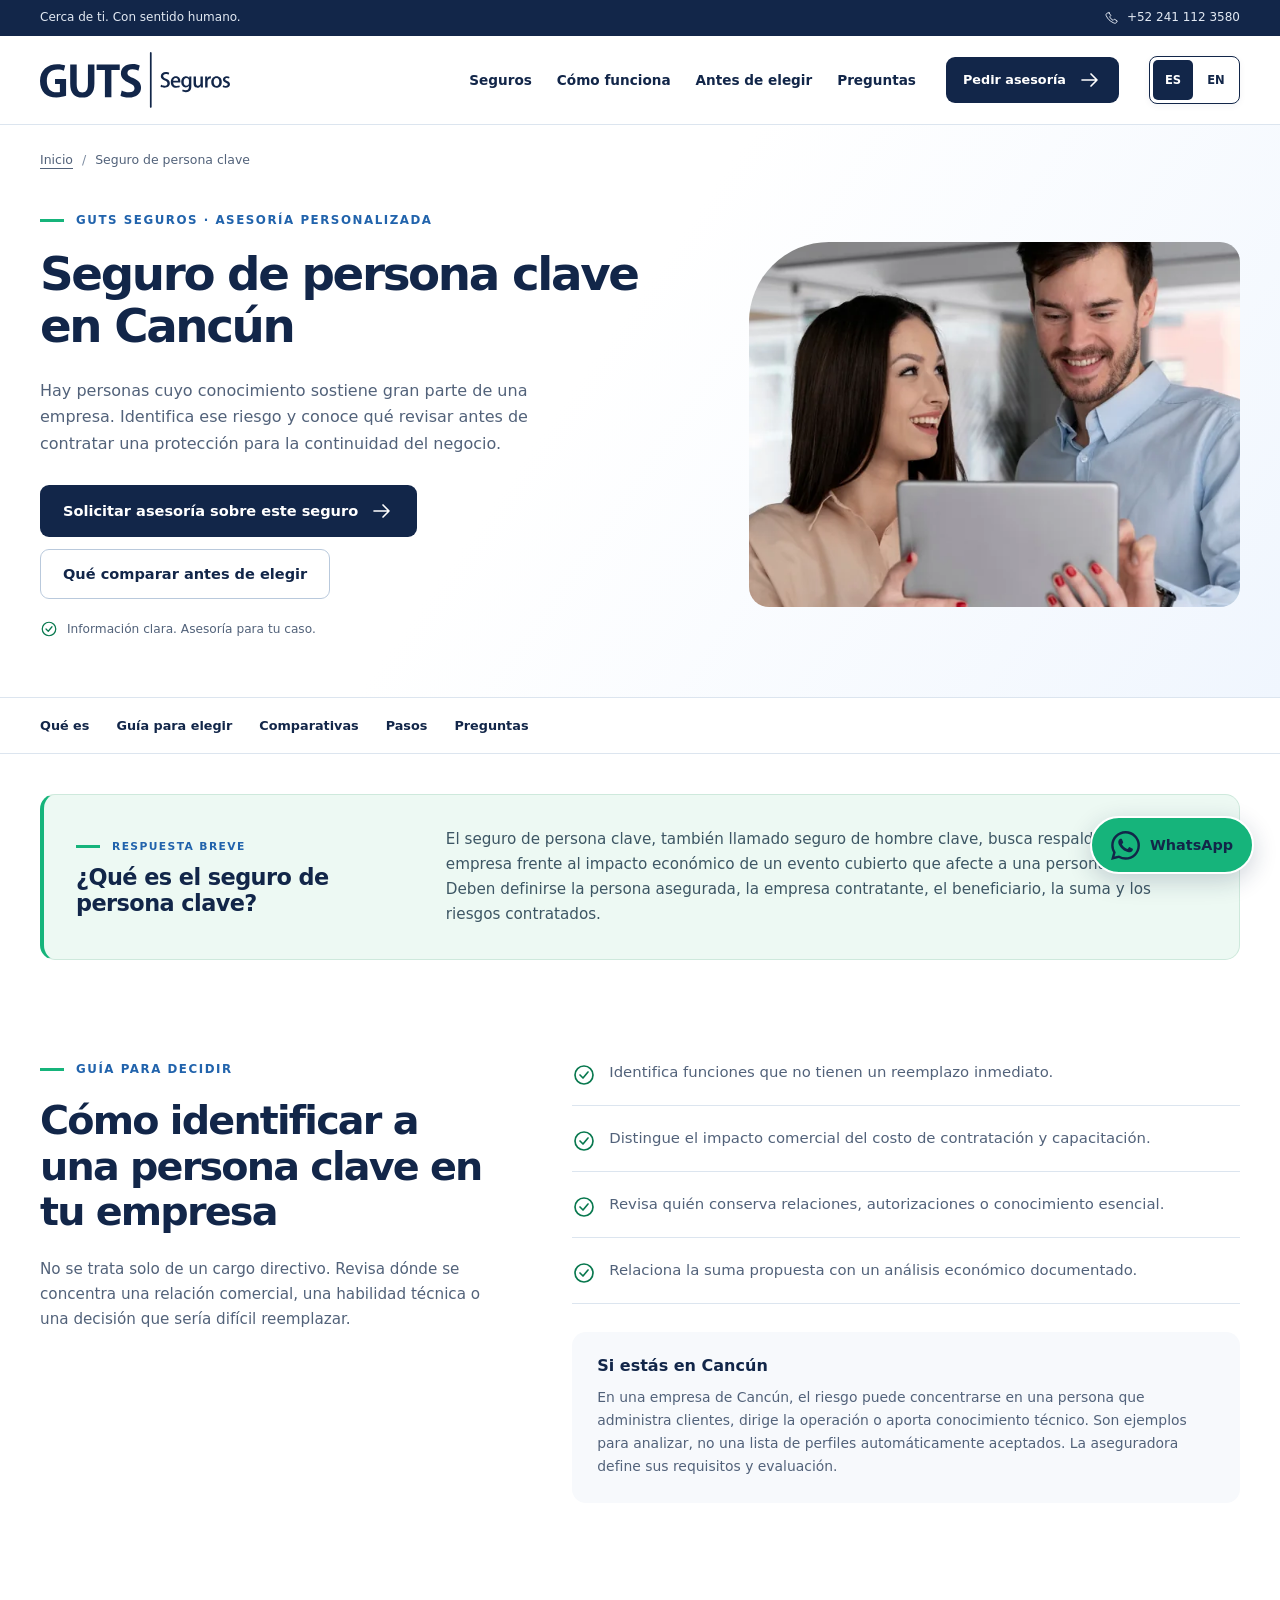
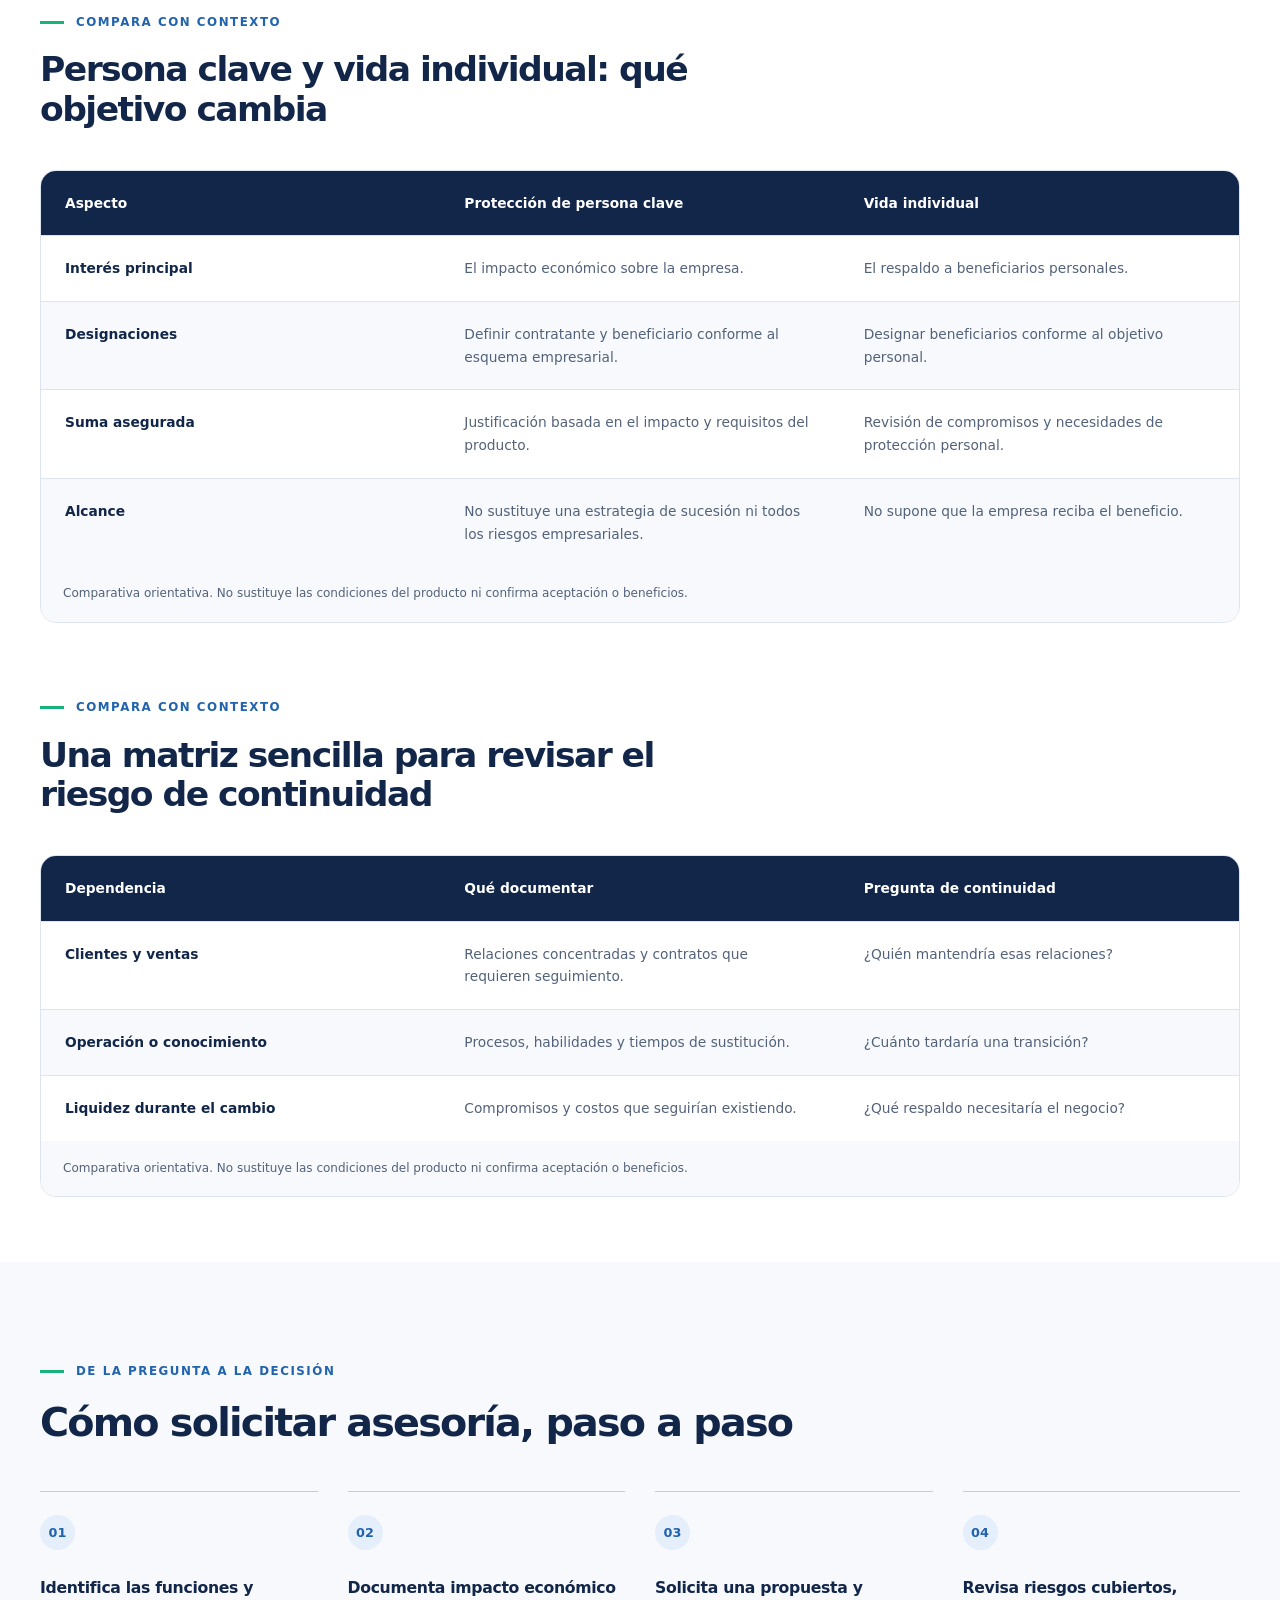
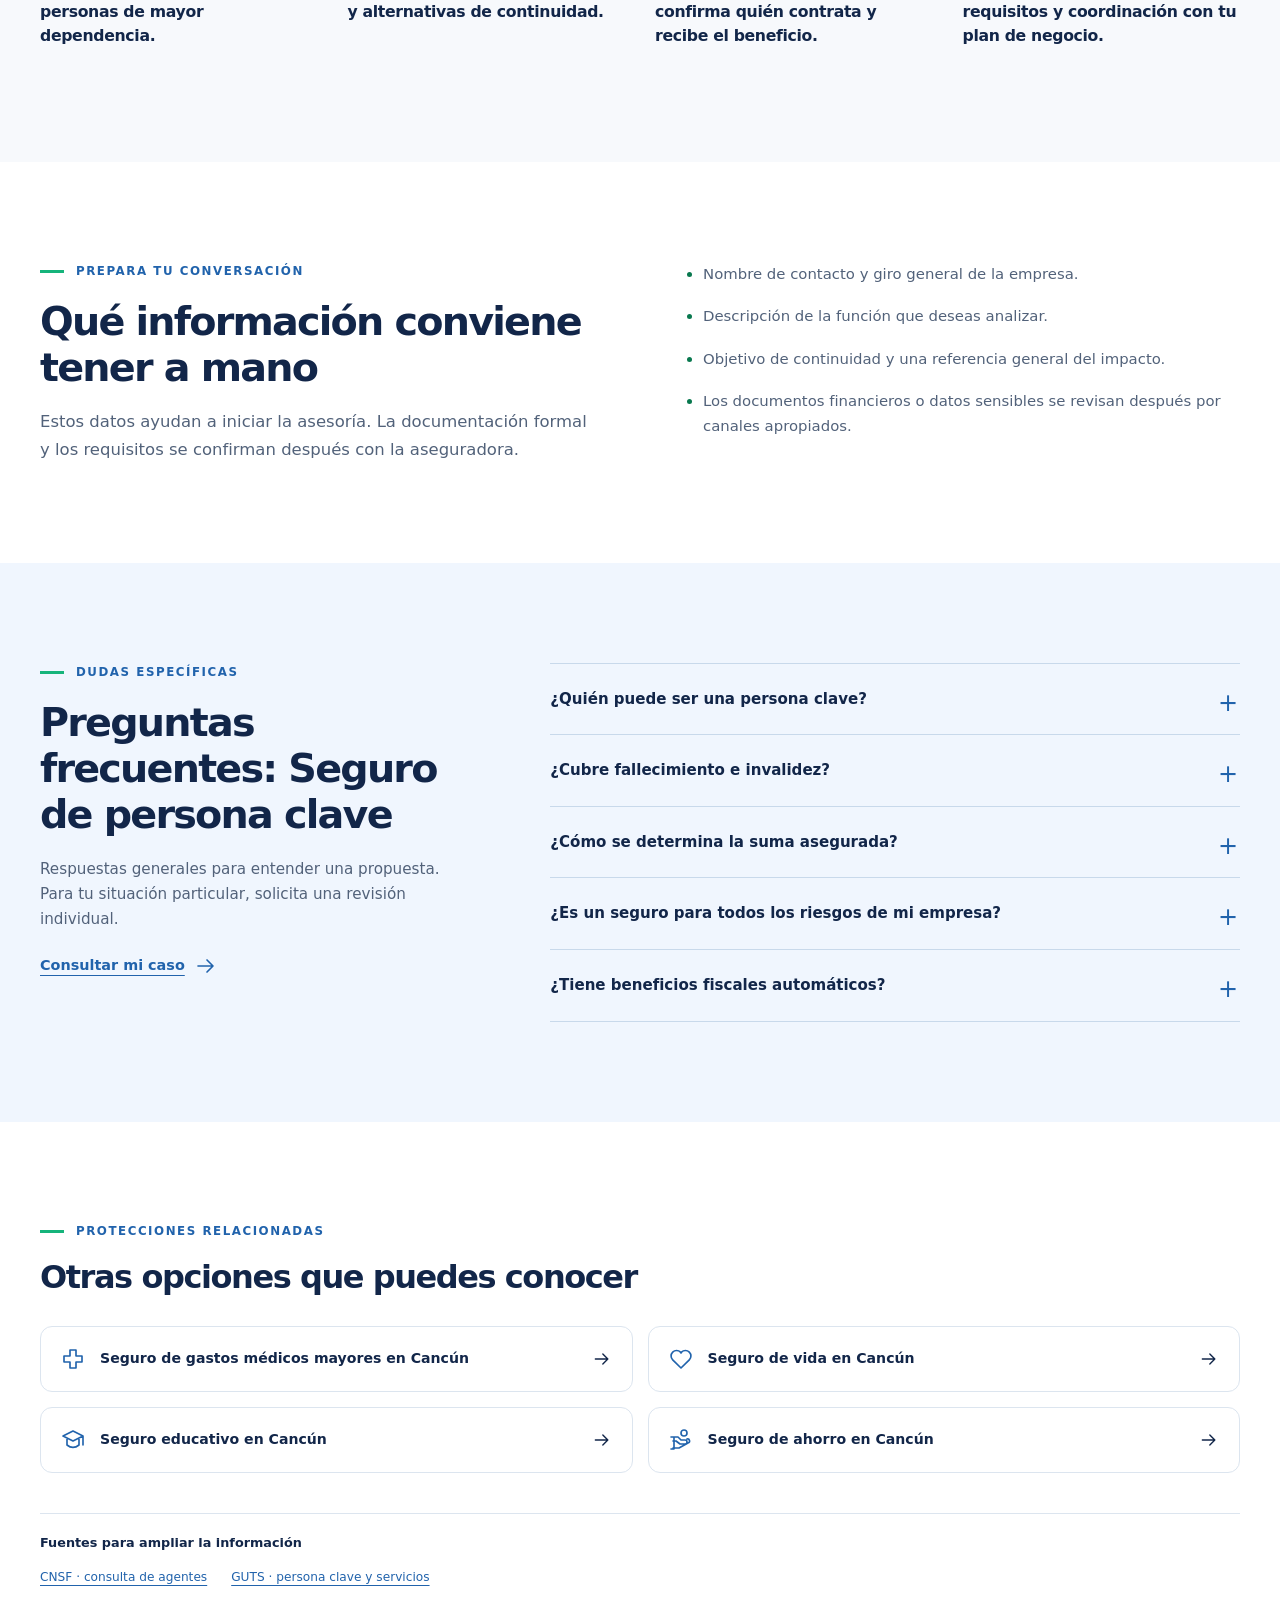
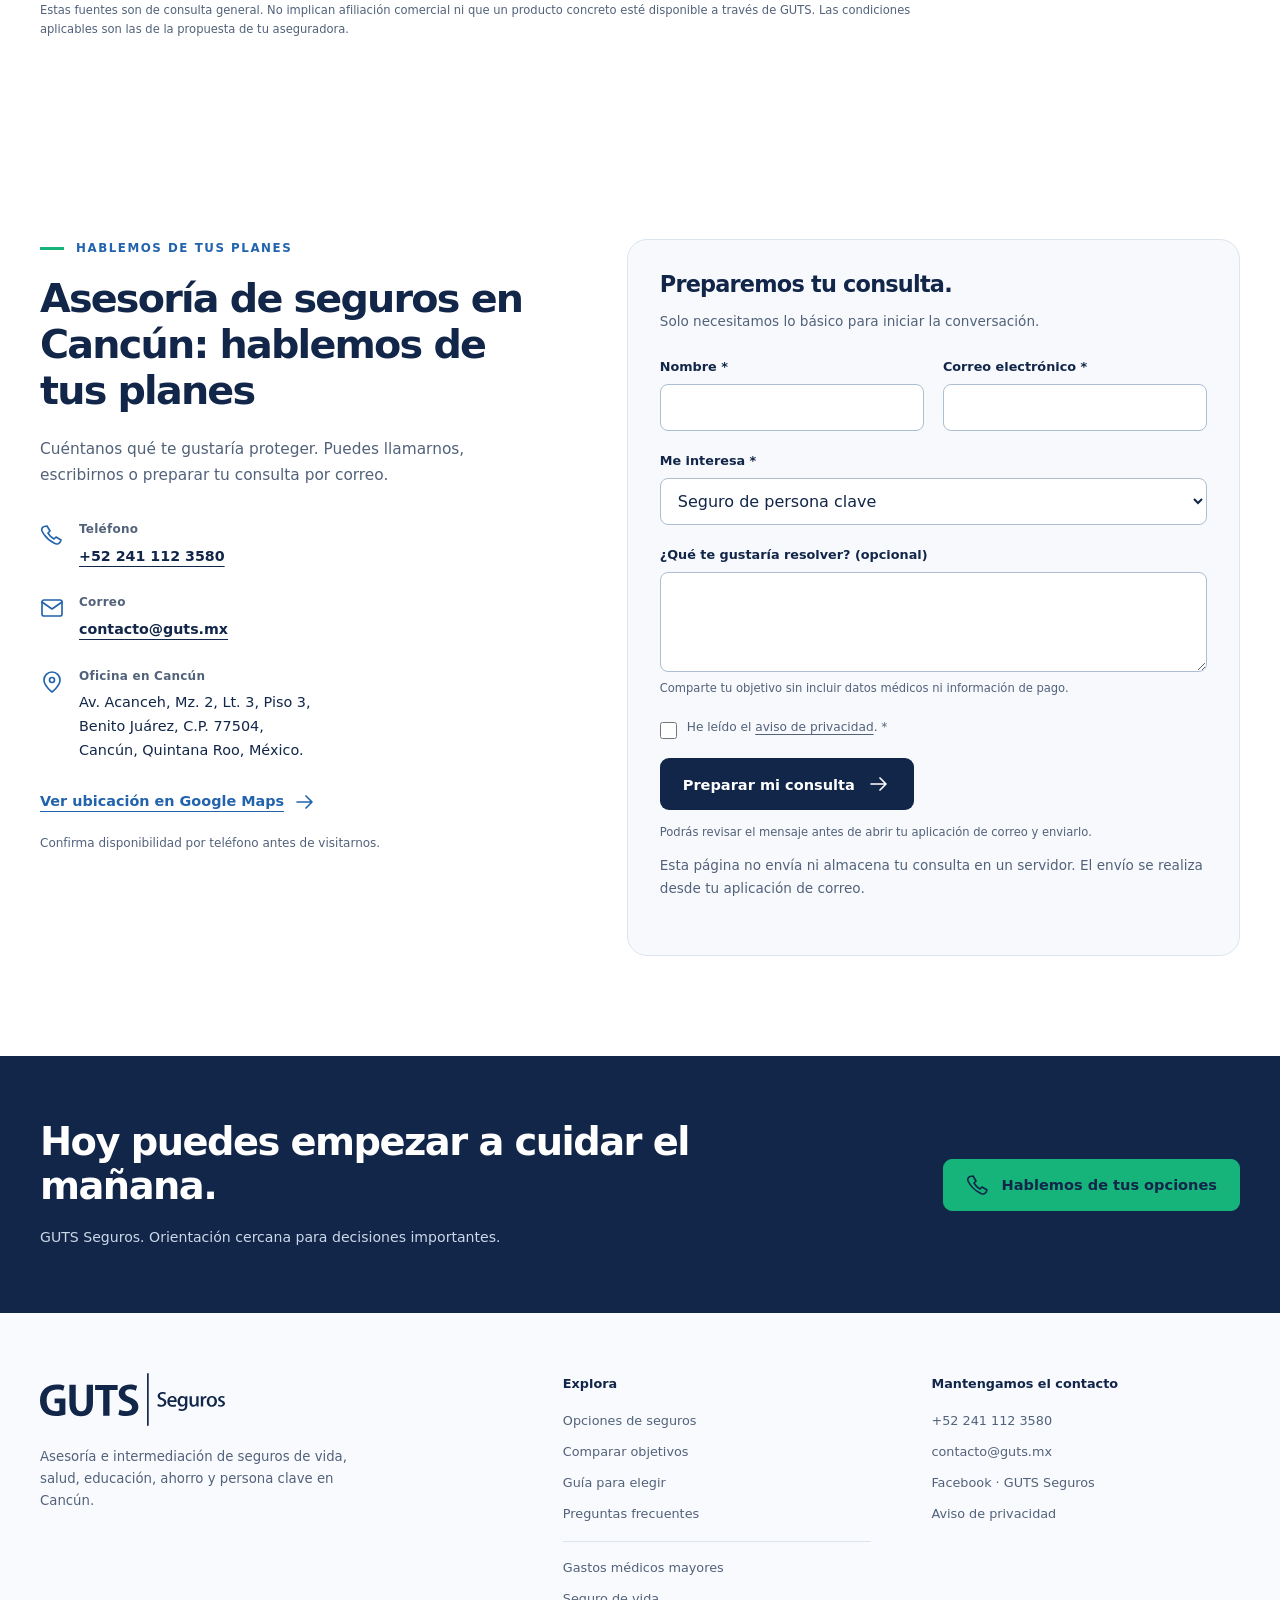
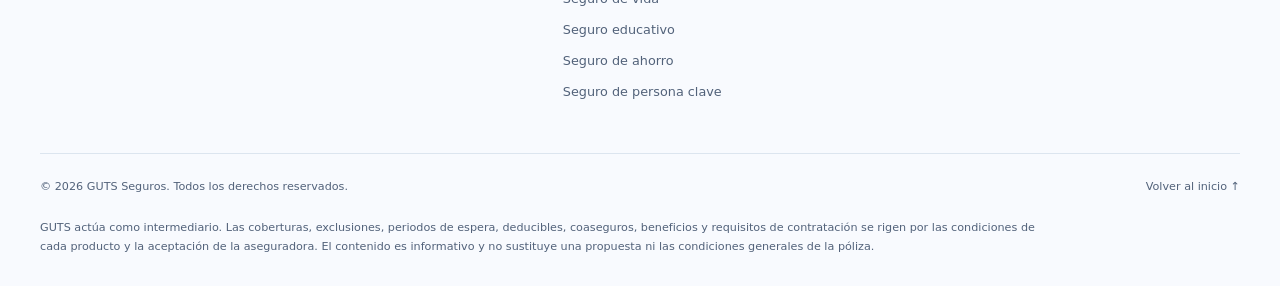
<file: seguro-persona-clave-cancun.html>
<!doctype html>
<html lang="es-MX">
<head>
<meta charset="utf-8"><meta name="viewport" content="width=device-width,initial-scale=1,viewport-fit=cover"><title>Seguro de persona clave en Cancún para empresas | GUTS</title><meta name="description" content="Seguro de persona clave en Cancún: identifica riesgos de continuidad, suma asegurada y condiciones para tu empresa. Solicita orientación con GUTS Seguros."><meta name="robots" content="index,follow,max-image-preview:large"><meta name="theme-color" content="#122649"><meta name="referrer" content="strict-origin-when-cross-origin"><link rel="canonical" href="https://www.guts.mx/seguro-persona-clave-cancun.html"><link rel="alternate" hreflang="es-MX" href="https://www.guts.mx/seguro-persona-clave-cancun.html"><link rel="alternate" hreflang="en" href="https://www.guts.mx/en/key-person-insurance-cancun.html"><link rel="alternate" hreflang="x-default" href="https://www.guts.mx/seguro-persona-clave-cancun.html"><link rel="icon" type="image/svg+xml" href="assets/images/logo.svg"><link rel="stylesheet" href="assets/css/styles.css"><meta property="og:type" content="website"><meta property="og:site_name" content="GUTS Seguros"><meta property="og:locale" content="es_MX"><meta property="og:title" content="Seguro de persona clave en Cancún para empresas | GUTS"><meta property="og:description" content="Seguro de persona clave en Cancún: identifica riesgos de continuidad, suma asegurada y condiciones para tu empresa. Solicita orientación con GUTS Seguros."><meta property="og:url" content="https://www.guts.mx/seguro-persona-clave-cancun.html"><meta property="og:image" content="https://www.guts.mx/assets/images/business.webp"><meta property="og:image:width" content="619"><meta property="og:image:height" content="800"><meta property="og:image:alt" content="Seguro de persona clave en Cancún"><meta name="twitter:card" content="summary_large_image"><meta name="twitter:title" content="Seguro de persona clave en Cancún para empresas | GUTS"><meta name="twitter:description" content="Seguro de persona clave en Cancún: identifica riesgos de continuidad, suma asegurada y condiciones para tu empresa. Solicita orientación con GUTS Seguros."><meta name="twitter:image" content="https://www.guts.mx/assets/images/business.webp"><meta name="twitter:image:alt" content="Seguro de persona clave en Cancún"><script type="application/ld+json">{"@context":"https://schema.org","@graph":[{"@type":"InsuranceAgency","@id":"https://www.guts.mx/#agencia","name":"GUTS Seguros","url":"https://www.guts.mx/","logo":{"@type":"ImageObject","url":"https://www.guts.mx/assets/images/logo.svg","width":183,"height":53},"telephone":"+522411123580","email":"contacto@guts.mx","address":{"@type":"PostalAddress","streetAddress":"Av. Acanceh, Mz. 2, Lt. 3, Piso 3, Benito Juárez","addressLocality":"Cancún","addressRegion":"Quintana Roo","postalCode":"77504","addressCountry":"MX"},"geo":{"@type":"GeoCoordinates","latitude":21.143583,"longitude":-86.825439},"areaServed":{"@type":"City","name":"Cancún"},"sameAs":["https://www.facebook.com/gutsseguros/"],"image":"https://www.guts.mx/assets/images/health.webp"},{"@type":"WebSite","@id":"https://www.guts.mx/#website","url":"https://www.guts.mx/","name":"GUTS Seguros","publisher":{"@id":"https://www.guts.mx/#agencia"},"inLanguage":["es-MX","en"]},{"@type":"WebPage","@id":"https://www.guts.mx/seguro-persona-clave-cancun.html#webpage","url":"https://www.guts.mx/seguro-persona-clave-cancun.html","name":"Seguro de persona clave en Cancún para empresas | GUTS","description":"Seguro de persona clave en Cancún: identifica riesgos de continuidad, suma asegurada y condiciones para tu empresa. Solicita orientación con GUTS Seguros.","inLanguage":"es-MX","isPartOf":{"@id":"https://www.guts.mx/#website"},"about":{"@id":"https://www.guts.mx/#agencia"},"mainEntity":{"@id":"https://www.guts.mx/seguro-persona-clave-cancun.html#service"},"hasPart":{"@id":"https://www.guts.mx/seguro-persona-clave-cancun.html#preguntas"}},{"@type":"Service","@id":"https://www.guts.mx/seguro-persona-clave-cancun.html#service","url":"https://www.guts.mx/seguro-persona-clave-cancun.html","name":"Seguro de persona clave en Cancún","description":"El seguro de persona clave, también llamado seguro de hombre clave, busca respaldar a una empresa frente al impacto económico de un evento cubierto que afecte a una persona esencial. Deben definirse la persona asegurada, la empresa contratante, el beneficiario, la suma y los riesgos contratados.","serviceType":"Seguro de persona clave","provider":{"@id":"https://www.guts.mx/#agencia"},"areaServed":{"@type":"City","name":"Cancún"}},{"@type":"BreadcrumbList","@id":"https://www.guts.mx/seguro-persona-clave-cancun.html#breadcrumb","itemListElement":[{"@type":"ListItem","position":1,"name":"Inicio","item":"https://www.guts.mx/"},{"@type":"ListItem","position":2,"name":"Seguro de persona clave","item":"https://www.guts.mx/seguro-persona-clave-cancun.html"}]},{"@type":"FAQPage","@id":"https://www.guts.mx/seguro-persona-clave-cancun.html#preguntas","url":"https://www.guts.mx/seguro-persona-clave-cancun.html#preguntas","inLanguage":"es-MX","isPartOf":{"@id":"https://www.guts.mx/seguro-persona-clave-cancun.html#webpage"},"mainEntity":[{"@type":"Question","name":"¿Quién puede ser una persona clave?","acceptedAnswer":{"@type":"Answer","text":"Puede ser una persona cuya ausencia afectaría de forma relevante a la operación o situación económica del negocio. La elegibilidad no depende solo del puesto: requiere revisar la relación con la empresa y los requisitos del producto."}},{"@type":"Question","name":"¿Cubre fallecimiento e invalidez?","acceptedAnswer":{"@type":"Answer","text":"Los riesgos cubiertos dependen del producto y las coberturas contratadas. No debe darse por incluida la invalidez o cualquier ausencia laboral. Solicita la definición y condiciones de cada evento cubierto."}},{"@type":"Question","name":"¿Cómo se determina la suma asegurada?","acceptedAnswer":{"@type":"Answer","text":"Se debe relacionar con el impacto económico y los criterios de evaluación de la aseguradora. Puede requerir información que respalde esa necesidad; esta web no aplica multiplicadores automáticos ni fija un monto para todas las empresas."}},{"@type":"Question","name":"¿Es un seguro para todos los riesgos de mi empresa?","acceptedAnswer":{"@type":"Answer","text":"No. La persona clave es un riesgo específico. No equivale a cobertura de daños, responsabilidad civil, seguro colectivo ni un plan completo de continuidad. Revisa por separado los demás riesgos de tu operación."}},{"@type":"Question","name":"¿Tiene beneficios fiscales automáticos?","acceptedAnswer":{"@type":"Answer","text":"No debe asumirse. Cualquier tratamiento fiscal depende del caso, del contrato y de los requisitos aplicables. La revisión requiere documentación y asesoría fiscal específica; esta página no promete deducibilidad."}}]}]}</script></head>
<body data-language="es" data-service="persona-clave" data-service-name="Seguro de persona clave" class="service-page">
<svg xmlns="http://www.w3.org/2000/svg" style="position:absolute;width:0;height:0;overflow:hidden" aria-hidden="true" focusable="false"><defs>
<symbol id="i-arrow" viewbox="0 0 24 24"><path d="M4 12h15m-6-6 6 6-6 6"></path></symbol>
<symbol id="i-health" viewbox="0 0 24 24"><path d="M9 3h6v6h6v6h-6v6H9v-6H3V9h6z"></path></symbol>
<symbol id="i-heart" viewbox="0 0 24 24"><path d="m12 21-8.3-8.1a5.5 5.5 0 0 1 7.8-7.8L12 6l.5-.9a5.5 5.5 0 0 1 7.8 7.8Z"></path></symbol>
<symbol id="i-education" viewbox="0 0 24 24"><path d="m2 8 10-5 10 5-10 5Zm4 3v6c3.7 3 8.3 3 12 0v-6m4-3v9"></path></symbol>
<symbol id="i-savings" viewbox="0 0 24 24"><path d="M4 13h3l4 3h5a2 2 0 0 0 0-4h-4L9 9H4m0 11h6l9-5a2 2 0 0 0-1-4M2 9h3v12H2"></path><circle cx="15" cy="5" r="3"></circle></symbol>
<symbol id="i-business" viewbox="0 0 24 24"><rect x="3" y="7" width="18" height="14" rx="2"></rect><path d="M8 7V3h8v4M3 12c6 3 12 3 18 0m-11 1v3h4v-3"></path></symbol>
<symbol id="i-check" viewbox="0 0 24 24"><circle cx="12" cy="12" r="9"></circle><path d="m8 12 3 3 5-6"></path></symbol>
<symbol id="i-phone" viewbox="0 0 24 24"><path d="m7 3 3 5-2 2c1.6 3 3 4.4 6 6l2-2 5 3c-1 4-4 5-7 3C8 17 5 14 2 8 1 5 3 3 7 3Z"></path></symbol>
<symbol id="i-mail" viewbox="0 0 24 24"><rect x="2" y="4" width="20" height="16" rx="2"></rect><path d="m2 6 10 7L22 6"></path></symbol>
<symbol id="i-pin" viewbox="0 0 24 24"><path d="M20 10c0 6-8 12-8 12S4 16 4 10a8 8 0 1 1 16 0Z"></path><circle cx="12" cy="10" r="2.5"></circle></symbol>
<symbol id="i-menu" viewbox="0 0 24 24"><path d="M4 6h16M4 12h16M4 18h16"></path></symbol>
<symbol id="i-person" viewbox="0 0 24 24"><circle cx="12" cy="7" r="4"></circle><path d="M4 21v-2a8 8 0 0 1 16 0v2"></path></symbol>
</defs></svg>
<a class="skip" href="#contenido"><span>Saltar al contenido</span></a>
<div class="topline"><div class="wrap"><p class="top-message"><span>Cerca de ti. Con sentido humano.</span></p><a href="tel:+522411123580"><svg class="icon" width="24" height="24" aria-hidden="true"><use href="#i-phone"></use></svg><span class="phone-label">+52 241 112 3580</span></a></div></div>
<header class="site-header"><div class="wrap nav">
<a class="brand" href="index.html#inicio" aria-label="GUTS Seguros, inicio"><img src="assets/images/logo.svg" width="183" height="53" alt="GUTS Seguros"></a>
<nav class="nav-links" aria-label="Navegación principal"><a href="index.html#seguros"><span>Seguros</span></a><a href="index.html#como-funciona"><span>Cómo funciona</span></a><a href="index.html#guia"><span>Antes de elegir</span></a><a href="index.html#preguntas"><span>Preguntas</span></a></nav>
<a class="btn btn-primary nav-cta" href="#contacto"><span>Pedir asesoría</span><svg class="icon" width="24" height="24" aria-hidden="true"><use href="#i-arrow"></use></svg></a>
<div class="lang-picker" id="language-picker" role="group" aria-label="Idioma de lectura"><a href="seguro-persona-clave-cancun.html" hreflang="es-MX" lang="es" aria-label="Español" aria-current="page">ES</a><a href="en/key-person-insurance-cancun.html" hreflang="en" lang="en" aria-label="English">EN</a></div><button class="menu-button js-only" id="menu-toggle" type="button" aria-controls="mobile-nav" aria-expanded="false" aria-label="Abrir menú"><svg class="icon" width="24" height="24" aria-hidden="true"><use href="#i-menu"></use></svg></button>
</div><nav class="mobile-nav wrap" id="mobile-nav" aria-label="Navegación móvil" hidden><a href="index.html#seguros"><span>Seguros</span></a><a href="index.html#como-funciona"><span>Cómo funciona</span></a><a href="index.html#guia"><span>Antes de elegir</span></a><a href="index.html#preguntas"><span>Preguntas</span></a><a href="#contacto"><span>Contacto</span></a></nav></header>

<main id="contenido"><section class="service-hero" id="inicio" aria-labelledby="hero-title"><div class="wrap"><nav class="breadcrumbs" aria-label="Ruta de navegación"><ol><li><a href="index.html">Inicio</a></li><li aria-current="page">Seguro de persona clave</li></ol></nav><div class="hero-grid"><div class="hero-copy"><span class="eyebrow">GUTS Seguros · Asesoría personalizada</span><h1 id="hero-title">Seguro de persona clave en Cancún</h1><p class="hero-description">Hay personas cuyo conocimiento sostiene gran parte de una empresa. Identifica ese riesgo y conoce qué revisar antes de contratar una protección para la continuidad del negocio.</p><div class="button-row"><a href="#contacto" class="btn btn-primary">Solicitar asesoría sobre este seguro<svg class="icon" width="24" height="24" aria-hidden="true"><use href="#i-arrow"></use></svg></a><a class="btn btn-outline" href="#comparar">Qué comparar antes de elegir</a></div><p class="hero-note"><svg class="icon" width="24" height="24" aria-hidden="true"><use href="#i-check"></use></svg>Información clara. Asesoría para tu caso.</p></div><figure class="service-visual"><img src="assets/images/business.webp" width="619" height="800" fetchpriority="high" decoding="async" alt="Dos profesionales revisan información en una tableta"></figure></div></div></section>
<nav class="on-page" aria-label="En esta página"><div class="wrap"><a href="#que-es">Qué es</a><a href="#guia">Guía para elegir</a><a href="#comparar">Comparativas</a><a href="#como-funciona">Pasos</a><a href="#preguntas">Preguntas</a></div></nav>
<section class="definition-section" id="que-es" aria-labelledby="definition-title"><div class="wrap definition"><div><span class="eyebrow">Respuesta breve</span><h2 id="definition-title">¿Qué es el seguro de persona clave?</h2></div><p>El seguro de persona clave, también llamado seguro de hombre clave, busca respaldar a una empresa frente al impacto económico de un evento cubierto que afecte a una persona esencial. Deben definirse la persona asegurada, la empresa contratante, el beneficiario, la suma y los riesgos contratados.</p></div></section>
<section class="section" id="guia" aria-labelledby="guide-title"><div class="wrap guide-grid"><div class="guide-heading"><span class="eyebrow">Guía para decidir</span><h2 class="section-title" id="guide-title">Cómo identificar a una persona clave en tu empresa</h2><p>No se trata solo de un cargo directivo. Revisa dónde se concentra una relación comercial, una habilidad técnica o una decisión que sería difícil reemplazar.</p></div><div><ul class="check-list"><li><svg class="icon" width="24" height="24" aria-hidden="true"><use href="#i-check"></use></svg><span>Identifica funciones que no tienen un reemplazo inmediato.</span></li><li><svg class="icon" width="24" height="24" aria-hidden="true"><use href="#i-check"></use></svg><span>Distingue el impacto comercial del costo de contratación y capacitación.</span></li><li><svg class="icon" width="24" height="24" aria-hidden="true"><use href="#i-check"></use></svg><span>Revisa quién conserva relaciones, autorizaciones o conocimiento esencial.</span></li><li><svg class="icon" width="24" height="24" aria-hidden="true"><use href="#i-check"></use></svg><span>Relaciona la suma propuesta con un análisis económico documentado.</span></li></ul><aside class="local-note"><h3>Si estás en Cancún</h3><p>En una empresa de Cancún, el riesgo puede concentrarse en una persona que administra clientes, dirige la operación o aporta conocimiento técnico. Son ejemplos para analizar, no una lista de perfiles automáticamente aceptados. La aseguradora define sus requisitos y evaluación.</p></aside></div></div></section><section class="section detail-table" id="comparar" aria-labelledby="comparar-title"><div class="wrap"><div class="section-head"><div><span class="eyebrow">Compara con contexto</span><h2 class="section-title" id="comparar-title">Persona clave y vida individual: qué objetivo cambia</h2></div></div><div class="table-wrap" tabindex="0" role="region" aria-labelledby="comparar-title"><table><caption>Comparativa orientativa. No sustituye las condiciones del producto ni confirma aceptación o beneficios.</caption><thead><tr><th scope="col">Aspecto</th><th scope="col">Protección de persona clave</th><th scope="col">Vida individual</th></tr></thead><tbody><tr><th scope="row">Interés principal</th><td>El impacto económico sobre la empresa.</td><td>El respaldo a beneficiarios personales.</td></tr><tr><th scope="row">Designaciones</th><td>Definir contratante y beneficiario conforme al esquema empresarial.</td><td>Designar beneficiarios conforme al objetivo personal.</td></tr><tr><th scope="row">Suma asegurada</th><td>Justificación basada en el impacto y requisitos del producto.</td><td>Revisión de compromisos y necesidades de protección personal.</td></tr><tr><th scope="row">Alcance</th><td>No sustituye una estrategia de sucesión ni todos los riesgos empresariales.</td><td>No supone que la empresa reciba el beneficio.</td></tr></tbody></table></div></div></section><section class="section detail-table" id="comparativa-detalle" aria-labelledby="comparativa-detalle-title"><div class="wrap"><div class="section-head"><div><span class="eyebrow">Compara con contexto</span><h2 class="section-title" id="comparativa-detalle-title">Una matriz sencilla para revisar el riesgo de continuidad</h2></div></div><div class="table-wrap" tabindex="0" role="region" aria-labelledby="comparativa-detalle-title"><table><caption>Comparativa orientativa. No sustituye las condiciones del producto ni confirma aceptación o beneficios.</caption><thead><tr><th scope="col">Dependencia</th><th scope="col">Qué documentar</th><th scope="col">Pregunta de continuidad</th></tr></thead><tbody><tr><th scope="row">Clientes y ventas</th><td>Relaciones concentradas y contratos que requieren seguimiento.</td><td>¿Quién mantendría esas relaciones?</td></tr><tr><th scope="row">Operación o conocimiento</th><td>Procesos, habilidades y tiempos de sustitución.</td><td>¿Cuánto tardaría una transición?</td></tr><tr><th scope="row">Liquidez durante el cambio</th><td>Compromisos y costos que seguirían existiendo.</td><td>¿Qué respaldo necesitaría el negocio?</td></tr></tbody></table></div></div></section><section class="section process" id="como-funciona" aria-labelledby="process-title"><div class="wrap"><span class="eyebrow">De la pregunta a la decisión</span><h2 class="section-title" id="process-title">Cómo solicitar asesoría, paso a paso</h2><ol class="process-grid service-steps"><li class="process-step"><span class="step-num" aria-hidden="true">01</span><h3>Identifica las funciones y personas de mayor dependencia.</h3></li><li class="process-step"><span class="step-num" aria-hidden="true">02</span><h3>Documenta impacto económico y alternativas de continuidad.</h3></li><li class="process-step"><span class="step-num" aria-hidden="true">03</span><h3>Solicita una propuesta y confirma quién contrata y recibe el beneficio.</h3></li><li class="process-step"><span class="step-num" aria-hidden="true">04</span><h3>Revisa riesgos cubiertos, requisitos y coordinación con tu plan de negocio.</h3></li></ol></div></section>
<section class="section" id="preparar" aria-labelledby="prepare-title"><div class="wrap request-grid"><div><span class="eyebrow">Prepara tu conversación</span><h2 class="section-title" id="prepare-title">Qué información conviene tener a mano</h2><p class="section-copy">Estos datos ayudan a iniciar la asesoría. La documentación formal y los requisitos se confirman después con la aseguradora.</p></div><ul class="bullet-list"><li>Nombre de contacto y giro general de la empresa.</li><li>Descripción de la función que deseas analizar.</li><li>Objetivo de continuidad y una referencia general del impacto.</li><li>Los documentos financieros o datos sensibles se revisan después por canales apropiados.</li></ul></div></section>
<section class="section faq" id="preguntas" aria-labelledby="faq-title"><div class="wrap faq-grid"><div class="faq-heading"><span class="eyebrow">Dudas específicas</span><h2 class="section-title" id="faq-title">Preguntas frecuentes: Seguro de persona clave</h2><p>Respuestas generales para entender una propuesta. Para tu situación particular, solicita una revisión individual.</p><a class="text-link" href="#contacto">Consultar mi caso<svg class="icon" width="24" height="24" aria-hidden="true"><use href="#i-arrow"></use></svg></a></div><div class="faq-list"><details><summary>¿Quién puede ser una persona clave?</summary><p class="faq-answer">Puede ser una persona cuya ausencia afectaría de forma relevante a la operación o situación económica del negocio. La elegibilidad no depende solo del puesto: requiere revisar la relación con la empresa y los requisitos del producto.</p></details><details><summary>¿Cubre fallecimiento e invalidez?</summary><p class="faq-answer">Los riesgos cubiertos dependen del producto y las coberturas contratadas. No debe darse por incluida la invalidez o cualquier ausencia laboral. Solicita la definición y condiciones de cada evento cubierto.</p></details><details><summary>¿Cómo se determina la suma asegurada?</summary><p class="faq-answer">Se debe relacionar con el impacto económico y los criterios de evaluación de la aseguradora. Puede requerir información que respalde esa necesidad; esta web no aplica multiplicadores automáticos ni fija un monto para todas las empresas.</p></details><details><summary>¿Es un seguro para todos los riesgos de mi empresa?</summary><p class="faq-answer">No. La persona clave es un riesgo específico. No equivale a cobertura de daños, responsabilidad civil, seguro colectivo ni un plan completo de continuidad. Revisa por separado los demás riesgos de tu operación.</p></details><details><summary>¿Tiene beneficios fiscales automáticos?</summary><p class="faq-answer">No debe asumirse. Cualquier tratamiento fiscal depende del caso, del contrato y de los requisitos aplicables. La revisión requiere documentación y asesoría fiscal específica; esta página no promete deducibilidad.</p></details></div></div></section>
<section class="section related" id="seguros" aria-labelledby="related-title"><div class="wrap"><span class="eyebrow">Protecciones relacionadas</span><h2 class="section-title" id="related-title">Otras opciones que puedes conocer</h2><div class="related-grid"><a class="related-link" href="seguro-gastos-medicos-mayores-cancun.html"><svg class="icon" width="24" height="24" aria-hidden="true"><use href="#i-health"></use></svg><span>Seguro de gastos médicos mayores en Cancún</span><svg class="icon" width="24" height="24" aria-hidden="true"><use href="#i-arrow"></use></svg></a><a class="related-link" href="seguro-de-vida-cancun.html"><svg class="icon" width="24" height="24" aria-hidden="true"><use href="#i-heart"></use></svg><span>Seguro de vida en Cancún</span><svg class="icon" width="24" height="24" aria-hidden="true"><use href="#i-arrow"></use></svg></a><a class="related-link" href="seguro-educativo-cancun.html"><svg class="icon" width="24" height="24" aria-hidden="true"><use href="#i-education"></use></svg><span>Seguro educativo en Cancún</span><svg class="icon" width="24" height="24" aria-hidden="true"><use href="#i-arrow"></use></svg></a><a class="related-link" href="seguro-de-ahorro-cancun.html"><svg class="icon" width="24" height="24" aria-hidden="true"><use href="#i-savings"></use></svg><span>Seguro de ahorro en Cancún</span><svg class="icon" width="24" height="24" aria-hidden="true"><use href="#i-arrow"></use></svg></a></div><aside class="source-note"><h3>Fuentes para ampliar la información</h3><ul><li><a href="https://agentesajustadores.cnsf.gob.mx/" target="_blank" rel="noopener noreferrer">CNSF · consulta de agentes</a></li><li><a href="https://www.guts.mx/" target="_blank" rel="noopener noreferrer">GUTS · persona clave y servicios</a></li></ul><p>Estas fuentes son de consulta general. No implican afiliación comercial ni que un producto concreto esté disponible a través de GUTS. Las condiciones aplicables son las de la propuesta de tu aseguradora.</p></aside></div></section><section class="section" id="contacto" aria-labelledby="contact-title"><div class="wrap contact-grid"><div><span class="eyebrow"><span>Hablemos de tus planes</span></span><h2 class="section-title" id="contact-title"><span>Asesoría de seguros en Cancún: hablemos de tus planes</span></h2><p class="contact-intro"><span>Cuéntanos qué te gustaría proteger. Puedes llamarnos, escribirnos o preparar tu consulta por correo.</span></p>
<div class="contact-item"><svg class="icon" width="24" height="24" aria-hidden="true"><use href="#i-phone"></use></svg><div><strong><span>Teléfono</span></strong><a href="tel:+522411123580">+52 241 112 3580</a></div></div>
<div class="contact-item"><svg class="icon" width="24" height="24" aria-hidden="true"><use href="#i-mail"></use></svg><div><strong><span>Correo</span></strong><a href="mailto:contacto@guts.mx">contacto@guts.mx</a></div></div>
<div class="contact-item"><svg class="icon" width="24" height="24" aria-hidden="true"><use href="#i-pin"></use></svg><div><strong><span>Oficina en Cancún</span></strong><address>Av. Acanceh, Mz. 2, Lt. 3, Piso 3,<br>Benito Juárez, C.P. 77504,<br>Cancún, Quintana Roo, México.</address></div></div>
<a class="text-link" href="https://www.google.com/maps/search/?api=1&amp;query=21.143583%2C-86.825439" target="_blank" rel="noopener noreferrer"><span>Ver ubicación en Google Maps</span><svg class="icon" width="24" height="24" aria-hidden="true"><use href="#i-arrow"></use></svg></a><p class="contact-small"><span>Confirma disponibilidad por teléfono antes de visitarnos.</span></p>
</div><div class="quote-panel"><h3><span>Preparemos tu consulta.</span></h3><p><span>Solo necesitamos lo básico para iniciar la conversación.</span></p>
<form id="quote-form" hidden><div class="form-grid"><div class="field"><label for="name"><span>Nombre *</span></label><input id="name" name="name" autocomplete="name" maxlength="80" required></div><div class="field"><label for="email"><span>Correo electrónico *</span></label><input id="email" name="email" type="email" autocomplete="email" maxlength="160" required></div><div class="field full"><label for="insurance"><span>Me interesa *</span></label><select id="insurance" name="insurance" required><option value="">Selecciona una opción</option><option value="gastos-medicos">Gastos médicos mayores</option><option value="vida">Seguro de vida</option><option value="educacion">Seguro educativo</option><option value="ahorro">Seguro de ahorro</option><option value="persona-clave" selected>Seguro de persona clave</option><option value="orientacion">Aún no lo sé; quiero orientación</option></select></div><div class="field full"><label for="message"><span>¿Qué te gustaría resolver? (opcional)</span></label><textarea id="message" name="message" rows="3" maxlength="600" aria-describedby="message-help"></textarea><small class="field-help" id="message-help"><span>Comparte tu objetivo sin incluir datos médicos ni información de pago.</span></small></div></div>
<label class="check"><input type="checkbox" id="privacy" name="privacy" required><span><span>He leído el</span> <a href="https://www.guts.mx/aviso-de-privacidad" target="_blank" rel="noopener noreferrer"><span>aviso de privacidad</span></a>. *</span></label>
<button class="btn btn-primary" type="submit"><span>Preparar mi consulta</span><svg class="icon" width="24" height="24" aria-hidden="true"><use href="#i-arrow"></use></svg></button><p class="form-note"><span>Podrás revisar el mensaje antes de abrir tu aplicación de correo y enviarlo.</span></p></form>
<noscript><p><span>Para iniciar tu consulta, escríbenos a contacto@guts.mx o llama al +52 241 112 3580.</span></p><p><a class="text-link" href="mailto:contacto@guts.mx"><span>Abrir correo</span><svg class="icon" width="24" height="24" aria-hidden="true"><use href="#i-arrow"></use></svg></a></p></noscript>
<section id="draft" class="draft" hidden aria-labelledby="draft-title"><h4 id="draft-title"><span>Tu mensaje está listo para revisar.</span></h4><pre id="draft-content"></pre><div class="button-row"><a class="btn btn-primary" id="draft-email" href="mailto:contacto@guts.mx"><svg class="icon" width="24" height="24" aria-hidden="true"><use href="#i-mail"></use></svg><span>Abrir mi correo</span></a><button class="btn btn-outline" id="copy-draft" type="button"><span>Copiar mensaje</span></button></div><p id="draft-status" class="draft-status" role="status" aria-live="polite"></p></section>
<p class="contact-privacy"><span>Esta página no envía ni almacena tu consulta en un servidor. El envío se realiza desde tu aplicación de correo.</span></p></div></div></section>

<section class="closing" aria-labelledby="closing-title"><div class="wrap"><div><h2 id="closing-title"><span>Hoy puedes empezar a cuidar el mañana.</span></h2><p><span>GUTS Seguros. Orientación cercana para decisiones importantes.</span></p></div><a class="btn btn-green" href="tel:+522411123580"><svg class="icon" width="24" height="24" aria-hidden="true"><use href="#i-phone"></use></svg><span>Hablemos de tus opciones</span></a></div></section>
</main><footer class="footer"><div class="wrap"><div class="footer-grid"><div class="footer-brand"><a class="brand" href="index.html#inicio" aria-label="GUTS Seguros, inicio"><img src="assets/images/logo.svg" width="183" height="53" loading="lazy" alt="GUTS Seguros"></a><p class="footer-about"><span>Asesoría e intermediación de seguros de vida, salud, educación, ahorro y persona clave en Cancún.</span></p></div><nav class="footer-links" aria-label="Explorar el sitio"><h3><span>Explora</span></h3><ul><li><a href="index.html#seguros"><span>Opciones de seguros</span></a></li><li><a href="index.html#comparar"><span>Comparar objetivos</span></a></li><li><a href="index.html#guia"><span>Guía para elegir</span></a></li><li><a href="index.html#preguntas"><span>Preguntas frecuentes</span></a></li></ul><ul class="footer-service-links"><li><a href="seguro-gastos-medicos-mayores-cancun.html">Gastos médicos mayores</a></li><li><a href="seguro-de-vida-cancun.html">Seguro de vida</a></li><li><a href="seguro-educativo-cancun.html">Seguro educativo</a></li><li><a href="seguro-de-ahorro-cancun.html">Seguro de ahorro</a></li><li><a href="seguro-persona-clave-cancun.html">Seguro de persona clave</a></li></ul></nav><nav class="footer-links" aria-label="Contacto y recursos"><h3><span>Mantengamos el contacto</span></h3><ul><li><a href="tel:+522411123580">+52 241 112 3580</a></li><li><a href="mailto:contacto@guts.mx">contacto@guts.mx</a></li><li><a href="https://www.facebook.com/gutsseguros/" target="_blank" rel="noopener noreferrer">Facebook · GUTS Seguros</a></li><li><a href="https://www.guts.mx/aviso-de-privacidad"><span>Aviso de privacidad</span></a></li></ul></nav></div><div class="footer-bottom"><p>© <span id="year">2026</span> GUTS Seguros. <span>Todos los derechos reservados.</span></p><a href="index.html#inicio"><span>Volver al inicio ↑</span></a></div><p class="disclaimer"><span>GUTS actúa como intermediario. Las coberturas, exclusiones, periodos de espera, deducibles, coaseguros, beneficios y requisitos de contratación se rigen por las condiciones de cada producto y la aceptación de la aseguradora. El contenido es informativo y no sustituye una propuesta ni las condiciones generales de la póliza.</span></p></div></footer>
<div class="mobile-actions"><a class="btn btn-outline" href="tel:+522411123580"><svg class="icon" width="24" height="24" aria-hidden="true"><use href="#i-phone"></use></svg><span>Llamar</span></a><a class="btn btn-primary" href="#contacto"><span>Pedir asesoría</span><svg class="icon" width="24" height="24" aria-hidden="true"><use href="#i-arrow"></use></svg></a></div>
<a id="whatsapp-float" class="whatsapp-float" href="https://wa.me/522411123580?text=Hola%2C%20me%20gustar%C3%ADa%20recibir%20asesor%C3%ADa%20sobre%20Seguro%20de%20persona%20clave." target="_blank" rel="noopener noreferrer" aria-label="Escríbenos por WhatsApp" title="WhatsApp"><svg class="wa-icon" width="29" height="29" viewbox="0 0 24 24" aria-hidden="true" focusable="false"><path d="M17.472 14.382c-.297-.149-1.758-.867-2.03-.967-.273-.099-.471-.148-.67.15-.197.297-.767.966-.94 1.164-.173.199-.347.223-.644.075-.297-.15-1.255-.463-2.39-1.475-.883-.788-1.48-1.761-1.653-2.059-.173-.297-.018-.458.13-.606.134-.133.298-.347.446-.52.149-.174.198-.298.298-.497.099-.198.05-.371-.025-.52-.075-.149-.669-1.612-.916-2.207-.242-.579-.487-.5-.669-.51-.173-.008-.371-.01-.57-.01-.198 0-.52.074-.792.372-.272.297-1.04 1.016-1.04 2.479 0 1.462 1.065 2.875 1.213 3.074.149.198 2.096 3.2 5.077 4.487.709.306 1.262.489 1.694.625.712.227 1.36.195 1.871.118.571-.085 1.758-.719 2.006-1.413.248-.694.248-1.289.173-1.413-.074-.124-.272-.198-.57-.347m-5.421 7.403h-.004a9.87 9.87 0 0 1-5.031-1.378l-.361-.214-3.741.982.998-3.648-.235-.374a9.86 9.86 0 0 1-1.51-5.26c.001-5.45 4.436-9.884 9.888-9.884 2.64 0 5.122 1.03 6.988 2.898a9.825 9.825 0 0 1 2.893 6.994c-.003 5.45-4.437 9.884-9.885 9.884m8.413-18.297A11.815 11.815 0 0 0 12.05 0C5.495 0 .16 5.335.157 11.892c0 2.096.547 4.142 1.588 5.945L.057 24l6.305-1.654a11.882 11.882 0 0 0 5.683 1.448h.005c6.554 0 11.89-5.335 11.893-11.893a11.821 11.821 0 0 0-3.48-8.413z"></path></svg><span class="wa-label">WhatsApp</span></a>

<script src="assets/js/main.js" defer></script></body></html>
</file>
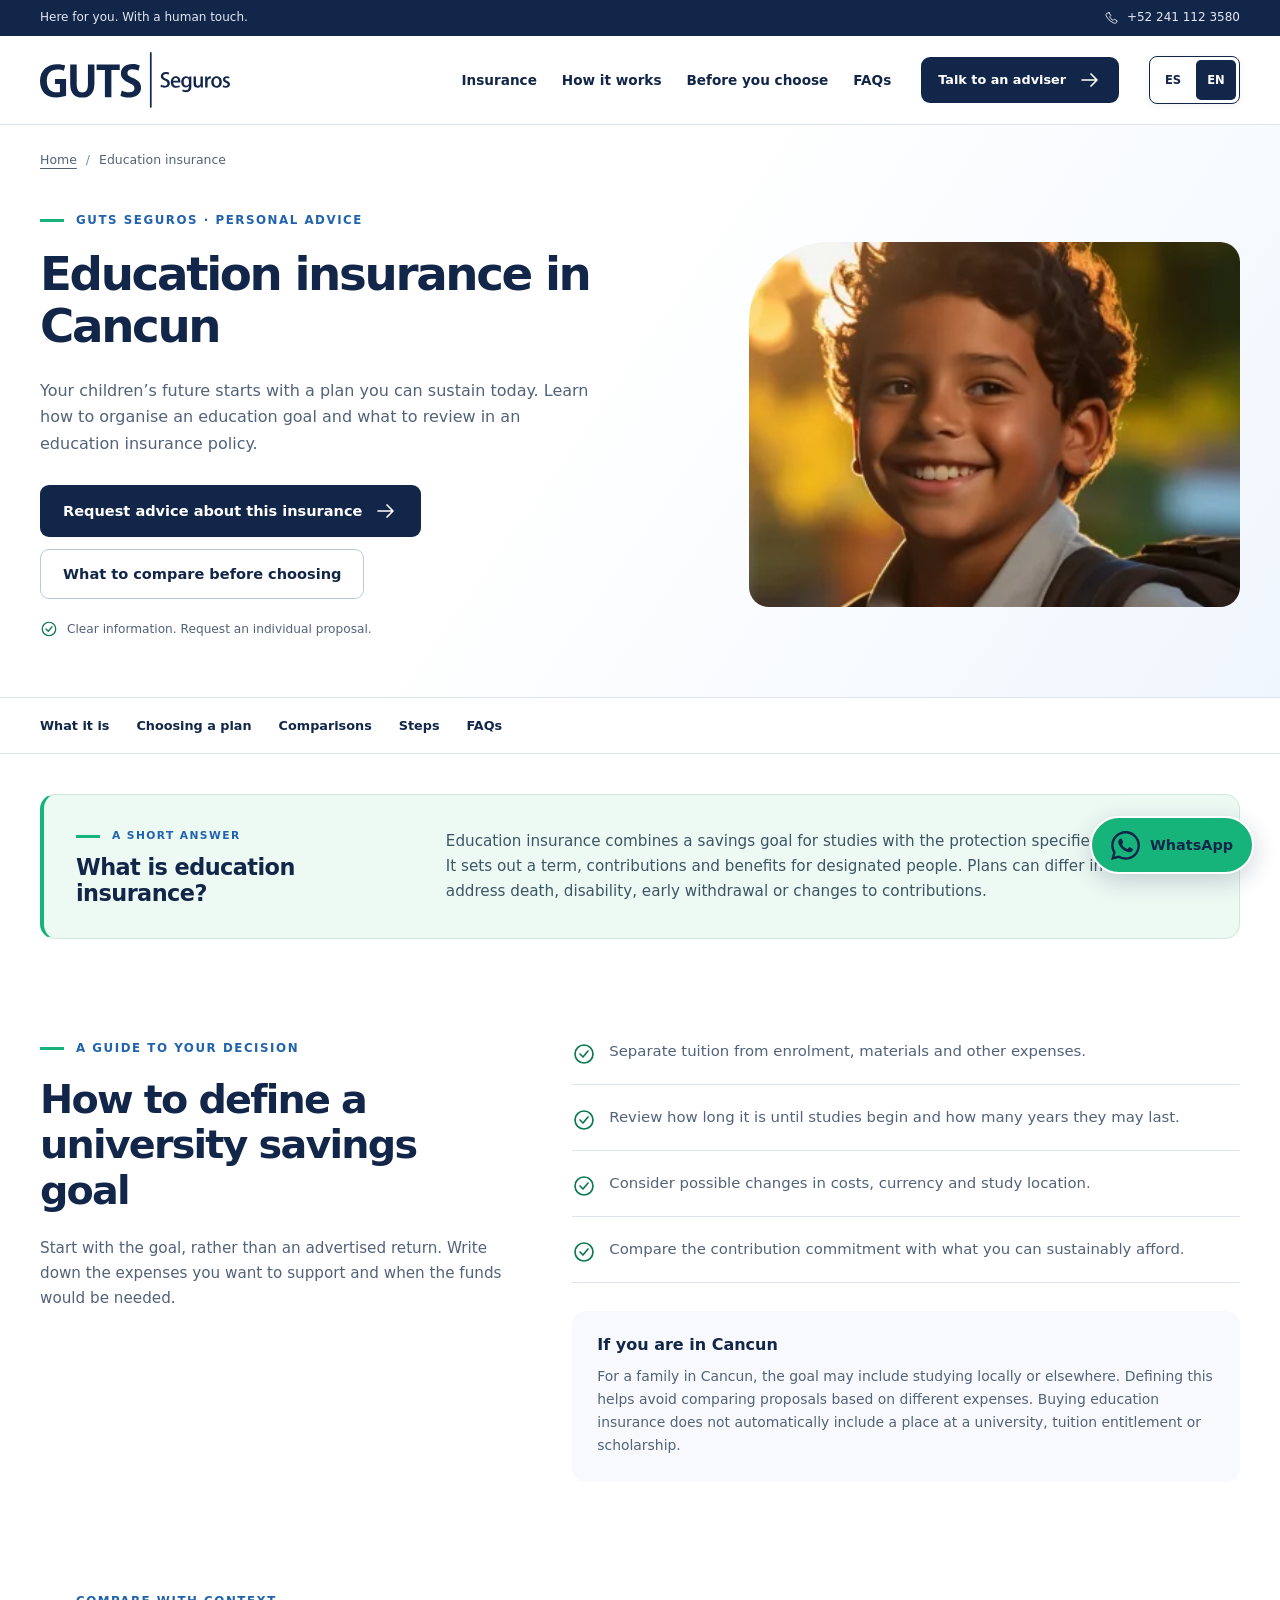
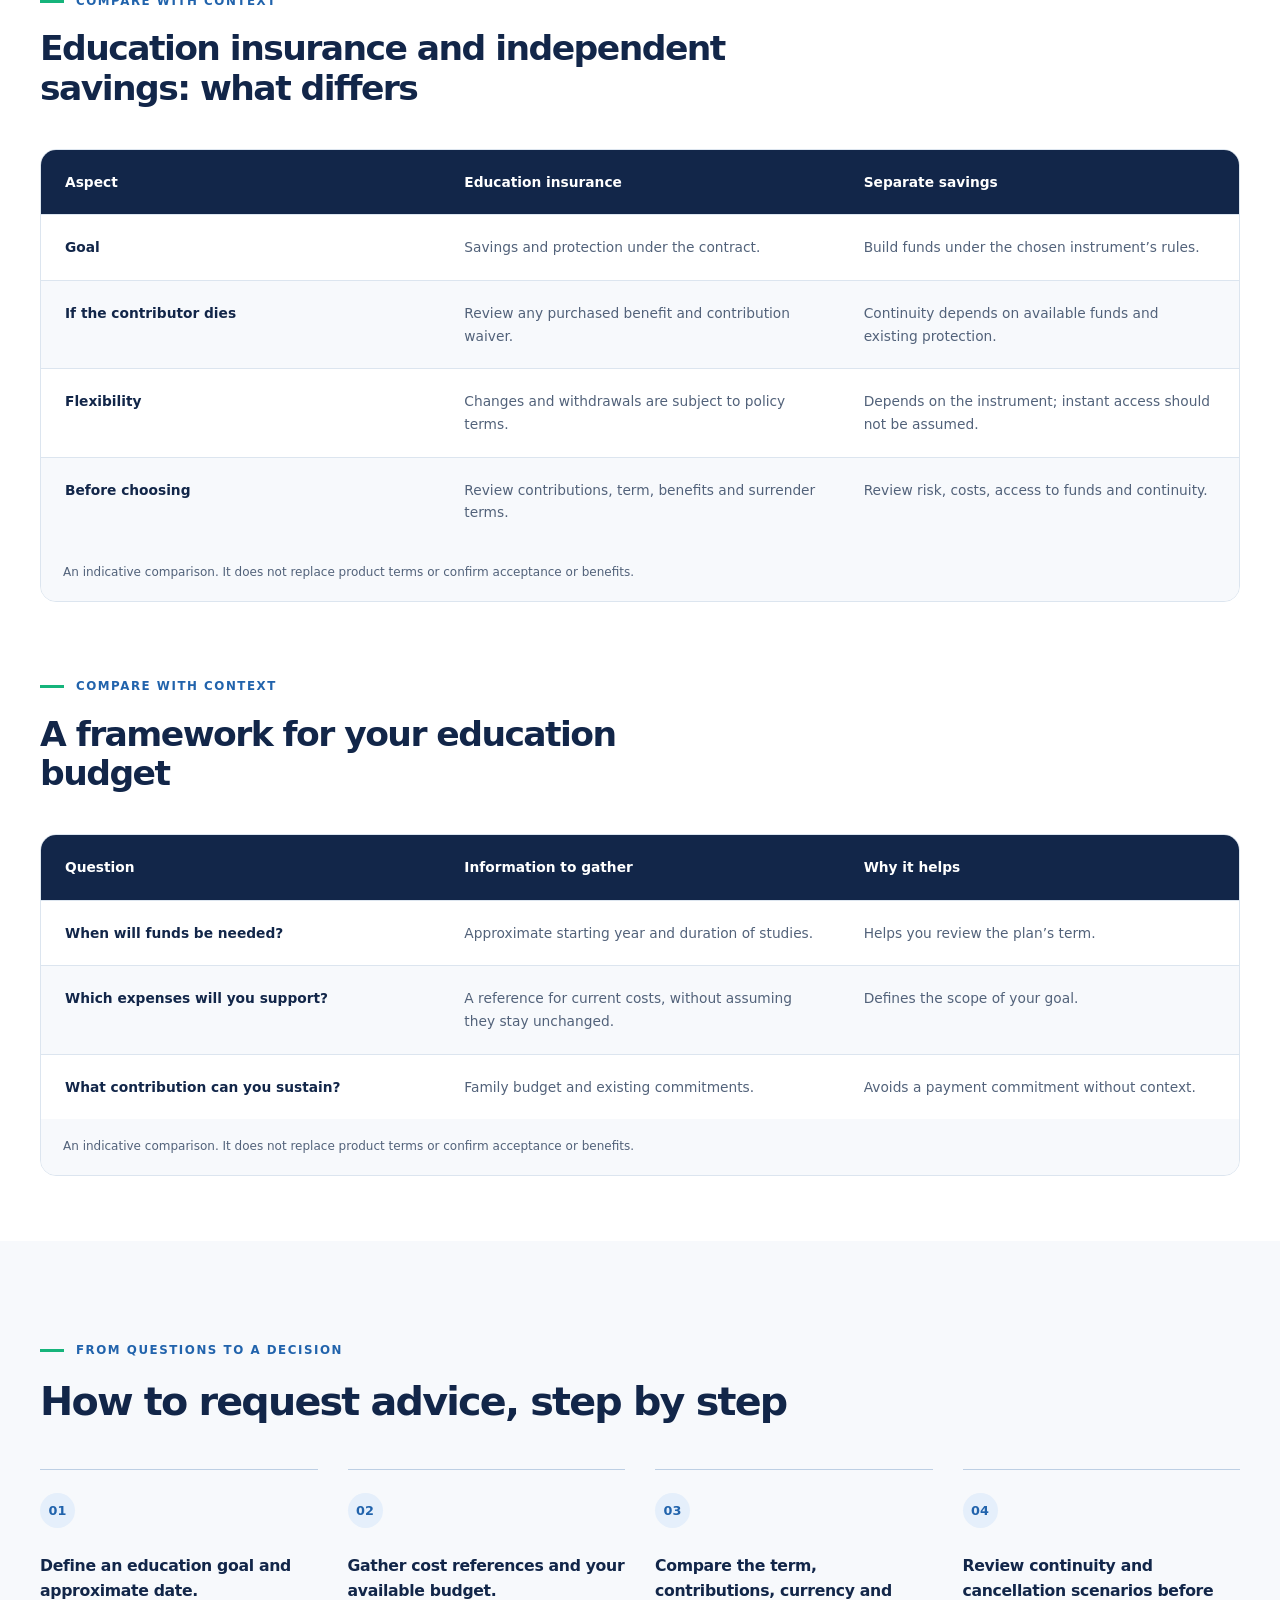
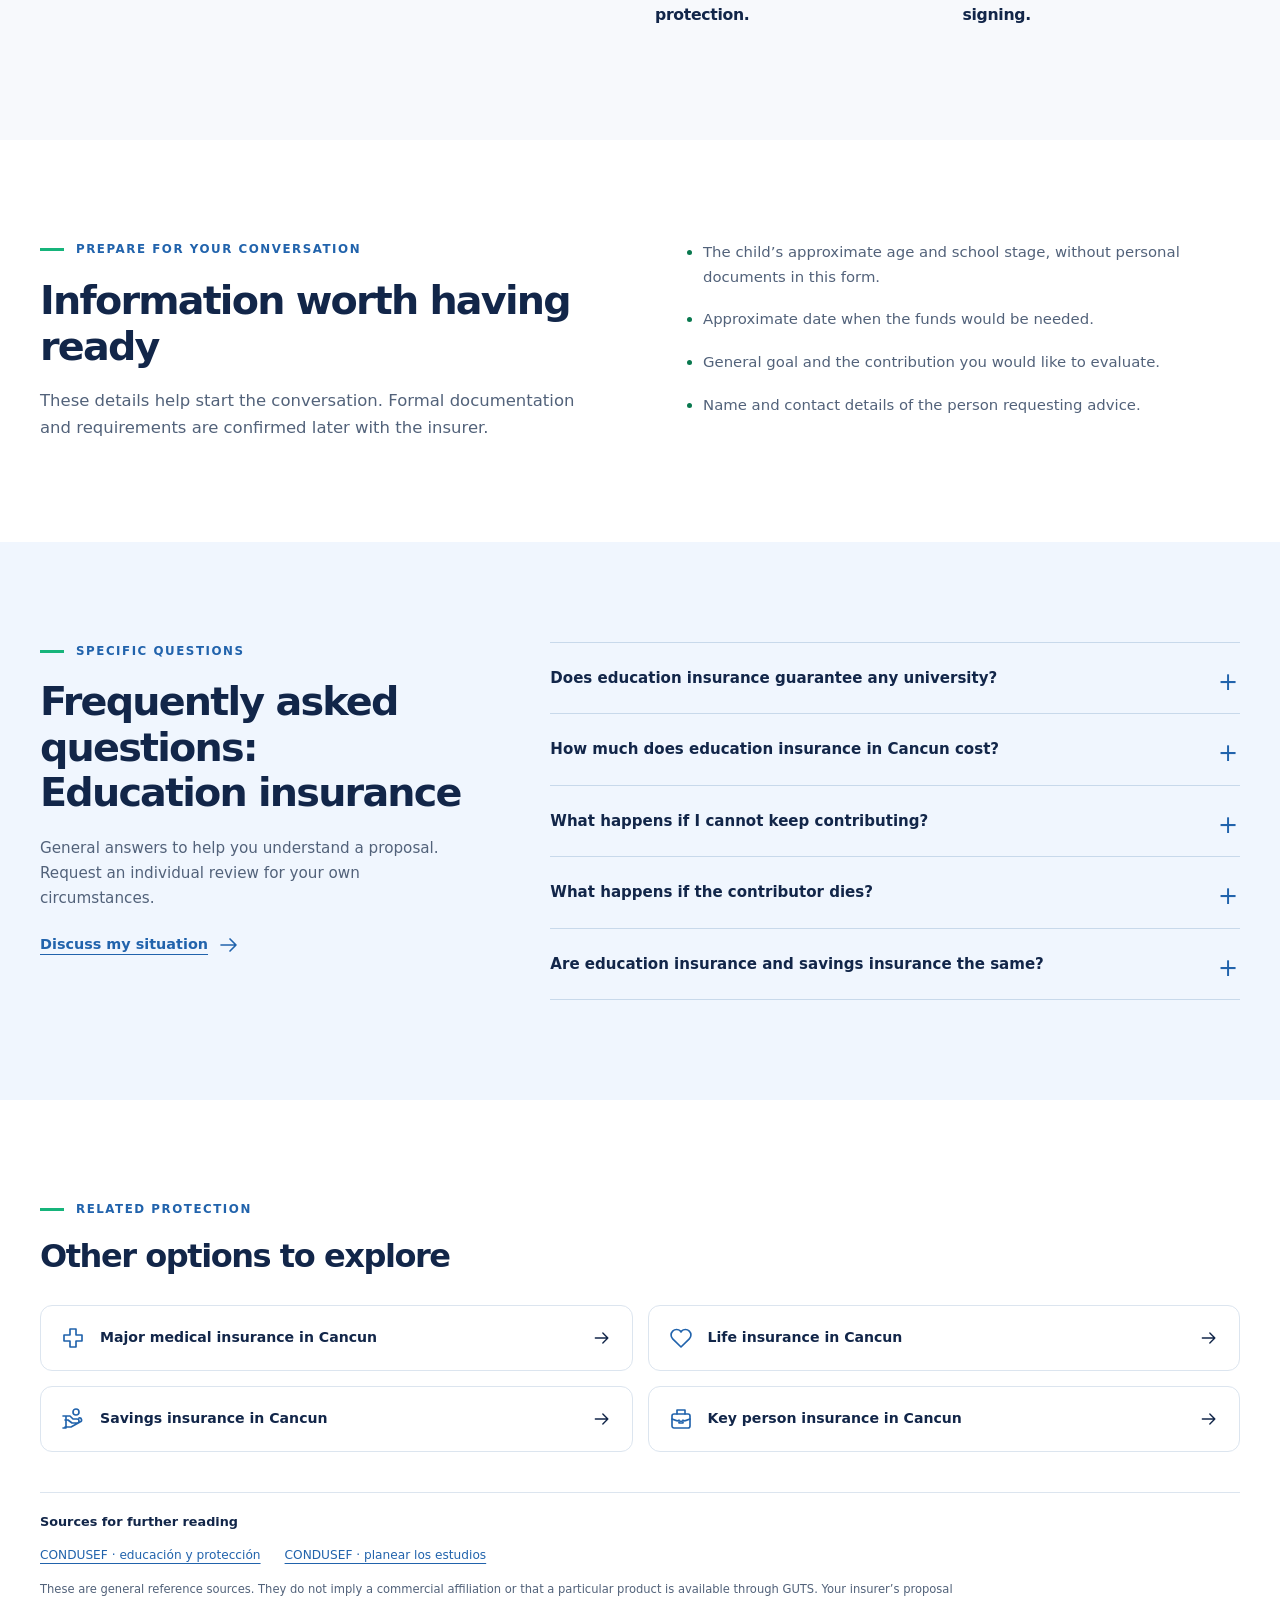
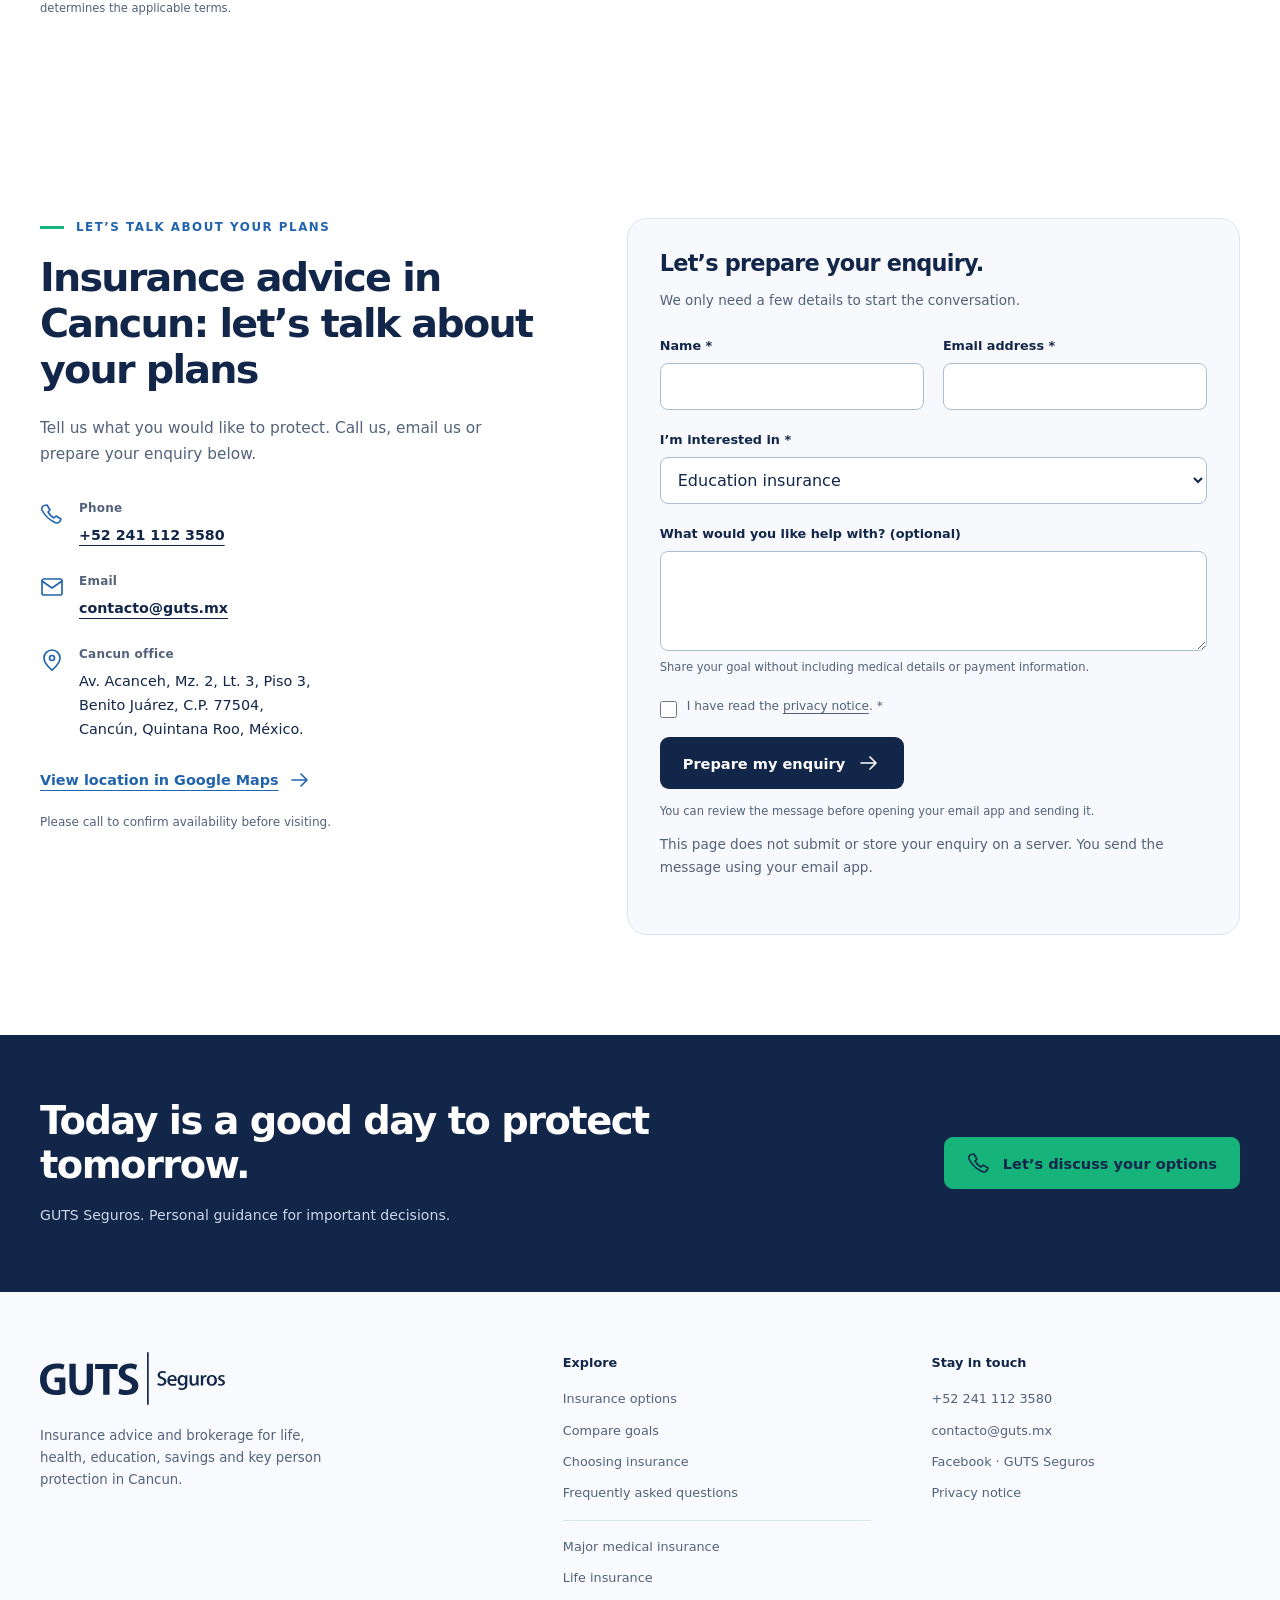
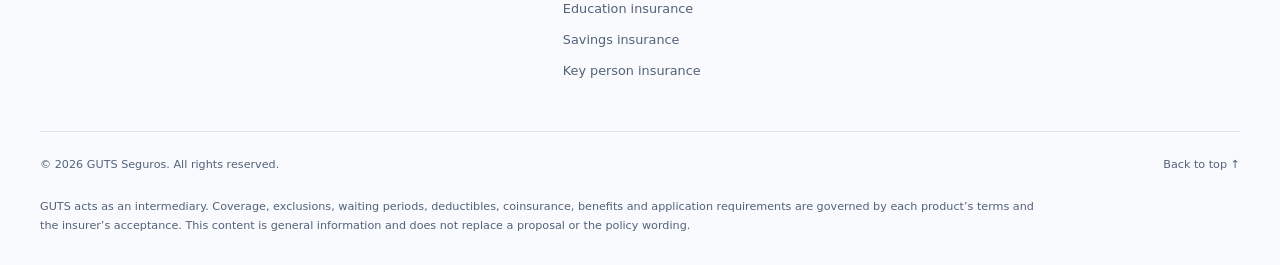
<file: en/education-insurance-cancun.html>
<!doctype html>
<html lang="en">
<head>
<meta charset="utf-8"><meta name="viewport" content="width=device-width,initial-scale=1,viewport-fit=cover"><title>Education insurance in Cancun: plan for studies | GUTS</title><meta name="description" content="Education insurance in Cancun: plan savings for your children’s studies. Compare contribution schedules, terms and protection benefits with GUTS Seguros."><meta name="robots" content="index,follow,max-image-preview:large"><meta name="theme-color" content="#122649"><meta name="referrer" content="strict-origin-when-cross-origin"><link rel="canonical" href="https://www.guts.mx/en/education-insurance-cancun.html"><link rel="alternate" hreflang="es-MX" href="https://www.guts.mx/seguro-educativo-cancun.html"><link rel="alternate" hreflang="en" href="https://www.guts.mx/en/education-insurance-cancun.html"><link rel="alternate" hreflang="x-default" href="https://www.guts.mx/seguro-educativo-cancun.html"><link rel="icon" type="image/svg+xml" href="../assets/images/logo.svg"><link rel="stylesheet" href="../assets/css/styles.css"><meta property="og:type" content="website"><meta property="og:site_name" content="GUTS Seguros"><meta property="og:locale" content="en_US"><meta property="og:title" content="Education insurance in Cancun: plan for studies | GUTS"><meta property="og:description" content="Education insurance in Cancun: plan savings for your children’s studies. Compare contribution schedules, terms and protection benefits with GUTS Seguros."><meta property="og:url" content="https://www.guts.mx/en/education-insurance-cancun.html"><meta property="og:image" content="https://www.guts.mx/assets/images/education.webp"><meta property="og:image:width" content="348"><meta property="og:image:height" content="450"><meta property="og:image:alt" content="Education insurance in Cancun"><meta name="twitter:card" content="summary_large_image"><meta name="twitter:title" content="Education insurance in Cancun: plan for studies | GUTS"><meta name="twitter:description" content="Education insurance in Cancun: plan savings for your children’s studies. Compare contribution schedules, terms and protection benefits with GUTS Seguros."><meta name="twitter:image" content="https://www.guts.mx/assets/images/education.webp"><meta name="twitter:image:alt" content="Education insurance in Cancun"><script type="application/ld+json">{"@context":"https://schema.org","@graph":[{"@type":"InsuranceAgency","@id":"https://www.guts.mx/#agencia","name":"GUTS Seguros","url":"https://www.guts.mx/","logo":{"@type":"ImageObject","url":"https://www.guts.mx/assets/images/logo.svg","width":183,"height":53},"telephone":"+522411123580","email":"contacto@guts.mx","address":{"@type":"PostalAddress","streetAddress":"Av. Acanceh, Mz. 2, Lt. 3, Piso 3, Benito Juárez","addressLocality":"Cancún","addressRegion":"Quintana Roo","postalCode":"77504","addressCountry":"MX"},"geo":{"@type":"GeoCoordinates","latitude":21.143583,"longitude":-86.825439},"areaServed":{"@type":"City","name":"Cancún"},"sameAs":["https://www.facebook.com/gutsseguros/"],"image":"https://www.guts.mx/assets/images/health.webp"},{"@type":"WebSite","@id":"https://www.guts.mx/#website","url":"https://www.guts.mx/","name":"GUTS Seguros","publisher":{"@id":"https://www.guts.mx/#agencia"},"inLanguage":["es-MX","en"]},{"@type":"WebPage","@id":"https://www.guts.mx/en/education-insurance-cancun.html#webpage","url":"https://www.guts.mx/en/education-insurance-cancun.html","name":"Education insurance in Cancun: plan for studies | GUTS","description":"Education insurance in Cancun: plan savings for your children’s studies. Compare contribution schedules, terms and protection benefits with GUTS Seguros.","inLanguage":"en","isPartOf":{"@id":"https://www.guts.mx/#website"},"about":{"@id":"https://www.guts.mx/#agencia"},"mainEntity":{"@id":"https://www.guts.mx/en/education-insurance-cancun.html#service"},"hasPart":{"@id":"https://www.guts.mx/en/education-insurance-cancun.html#preguntas"}},{"@type":"Service","@id":"https://www.guts.mx/en/education-insurance-cancun.html#service","url":"https://www.guts.mx/en/education-insurance-cancun.html","name":"Education insurance in Cancun","description":"Education insurance combines a savings goal for studies with the protection specified in the policy. It sets out a term, contributions and benefits for designated people. Plans can differ in how they address death, disability, early withdrawal or changes to contributions.","serviceType":"Education insurance","provider":{"@id":"https://www.guts.mx/#agencia"},"areaServed":{"@type":"City","name":"Cancún"}},{"@type":"BreadcrumbList","@id":"https://www.guts.mx/en/education-insurance-cancun.html#breadcrumb","itemListElement":[{"@type":"ListItem","position":1,"name":"Home","item":"https://www.guts.mx/en/"},{"@type":"ListItem","position":2,"name":"Education insurance","item":"https://www.guts.mx/en/education-insurance-cancun.html"}]},{"@type":"FAQPage","@id":"https://www.guts.mx/en/education-insurance-cancun.html#preguntas","url":"https://www.guts.mx/en/education-insurance-cancun.html#preguntas","inLanguage":"en","isPartOf":{"@id":"https://www.guts.mx/en/education-insurance-cancun.html#webpage"},"mainEntity":[{"@type":"Question","name":"Does education insurance guarantee any university?","acceptedAnswer":{"@type":"Answer","text":"Do not assume so. The contract sets benefits and conditions; it does not guarantee admission or that the funds will cover any institution. Define your goal and compare agreed benefits with expected expenses."}},{"@type":"Question","name":"How much does education insurance in Cancun cost?","acceptedAnswer":{"@type":"Answer","text":"It depends on the goal, term, contributions, insured person’s profile and chosen benefits. Request a proposal distinguishing protection costs, savings and payment terms."}},{"@type":"Question","name":"What happens if I cannot keep contributing?","acceptedAnswer":{"@type":"Answer","text":"This depends on the product’s terms. Before purchasing, ask about contribution changes, payment periods, cancellation and surrender values. Do not assume all contributions can be recovered."}},{"@type":"Question","name":"What happens if the contributor dies?","acceptedAnswer":{"@type":"Answer","text":"Check who is insured and which benefits were purchased. Some products provide protection or waive contributions after specified events; the policy must set out how this applies."}},{"@type":"Question","name":"Are education insurance and savings insurance the same?","acceptedAnswer":{"@type":"Answer","text":"They can share savings and protection features, but goals and terms may differ. An education plan is organised around study costs; compare beneficiaries, term, benefits and withdrawals."}}]}]}</script></head>
<body data-language="en" data-service="educacion" data-service-name="Education insurance" class="service-page">
<svg xmlns="http://www.w3.org/2000/svg" style="position:absolute;width:0;height:0;overflow:hidden" aria-hidden="true" focusable="false"><defs>
<symbol id="i-arrow" viewbox="0 0 24 24"><path d="M4 12h15m-6-6 6 6-6 6"></path></symbol>
<symbol id="i-health" viewbox="0 0 24 24"><path d="M9 3h6v6h6v6h-6v6H9v-6H3V9h6z"></path></symbol>
<symbol id="i-heart" viewbox="0 0 24 24"><path d="m12 21-8.3-8.1a5.5 5.5 0 0 1 7.8-7.8L12 6l.5-.9a5.5 5.5 0 0 1 7.8 7.8Z"></path></symbol>
<symbol id="i-education" viewbox="0 0 24 24"><path d="m2 8 10-5 10 5-10 5Zm4 3v6c3.7 3 8.3 3 12 0v-6m4-3v9"></path></symbol>
<symbol id="i-savings" viewbox="0 0 24 24"><path d="M4 13h3l4 3h5a2 2 0 0 0 0-4h-4L9 9H4m0 11h6l9-5a2 2 0 0 0-1-4M2 9h3v12H2"></path><circle cx="15" cy="5" r="3"></circle></symbol>
<symbol id="i-business" viewbox="0 0 24 24"><rect x="3" y="7" width="18" height="14" rx="2"></rect><path d="M8 7V3h8v4M3 12c6 3 12 3 18 0m-11 1v3h4v-3"></path></symbol>
<symbol id="i-check" viewbox="0 0 24 24"><circle cx="12" cy="12" r="9"></circle><path d="m8 12 3 3 5-6"></path></symbol>
<symbol id="i-phone" viewbox="0 0 24 24"><path d="m7 3 3 5-2 2c1.6 3 3 4.4 6 6l2-2 5 3c-1 4-4 5-7 3C8 17 5 14 2 8 1 5 3 3 7 3Z"></path></symbol>
<symbol id="i-mail" viewbox="0 0 24 24"><rect x="2" y="4" width="20" height="16" rx="2"></rect><path d="m2 6 10 7L22 6"></path></symbol>
<symbol id="i-pin" viewbox="0 0 24 24"><path d="M20 10c0 6-8 12-8 12S4 16 4 10a8 8 0 1 1 16 0Z"></path><circle cx="12" cy="10" r="2.5"></circle></symbol>
<symbol id="i-menu" viewbox="0 0 24 24"><path d="M4 6h16M4 12h16M4 18h16"></path></symbol>
<symbol id="i-person" viewbox="0 0 24 24"><circle cx="12" cy="7" r="4"></circle><path d="M4 21v-2a8 8 0 0 1 16 0v2"></path></symbol>
</defs></svg>
<a class="skip" href="#contenido"><span>Skip to content</span></a>
<div class="topline"><div class="wrap"><p class="top-message"><span>Here for you. With a human touch.</span></p><a href="tel:+522411123580"><svg class="icon" width="24" height="24" aria-hidden="true"><use href="#i-phone"></use></svg><span class="phone-label">+52 241 112 3580</span></a></div></div>
<header class="site-header"><div class="wrap nav">
<a class="brand" href="../index.html#inicio" aria-label="GUTS Seguros, home"><img src="../assets/images/logo.svg" width="183" height="53" alt="GUTS Seguros"></a>
<nav class="nav-links" aria-label="Main navigation"><a href="../index.html#seguros"><span>Insurance</span></a><a href="../index.html#como-funciona"><span>How it works</span></a><a href="../index.html#guia"><span>Before you choose</span></a><a href="../index.html#preguntas"><span>FAQs</span></a></nav>
<a class="btn btn-primary nav-cta" href="#contacto"><span>Talk to an adviser</span><svg class="icon" width="24" height="24" aria-hidden="true"><use href="#i-arrow"></use></svg></a>
<div class="lang-picker" id="language-picker" role="group" aria-label="Reading language"><a href="../seguro-educativo-cancun.html" hreflang="es-MX" lang="es" aria-label="Español">ES</a><a href="../en/education-insurance-cancun.html" hreflang="en" lang="en" aria-label="English" aria-current="page">EN</a></div><button class="menu-button js-only" id="menu-toggle" type="button" aria-controls="mobile-nav" aria-expanded="false" aria-label="Open menu"><svg class="icon" width="24" height="24" aria-hidden="true"><use href="#i-menu"></use></svg></button>
</div><nav class="mobile-nav wrap" id="mobile-nav" aria-label="Mobile navigation" hidden><a href="../index.html#seguros"><span>Insurance</span></a><a href="../index.html#como-funciona"><span>How it works</span></a><a href="../index.html#guia"><span>Before you choose</span></a><a href="../index.html#preguntas"><span>FAQs</span></a><a href="#contacto"><span>Contact</span></a></nav></header>

<main id="contenido"><section class="service-hero" id="inicio" aria-labelledby="hero-title"><div class="wrap"><nav class="breadcrumbs" aria-label="Breadcrumb"><ol><li><a href="../index.html">Home</a></li><li aria-current="page">Education insurance</li></ol></nav><div class="hero-grid"><div class="hero-copy"><span class="eyebrow">GUTS Seguros · Personal advice</span><h1 id="hero-title">Education insurance in Cancun</h1><p class="hero-description">Your children’s future starts with a plan you can sustain today. Learn how to organise an education goal and what to review in an education insurance policy.</p><div class="button-row"><a href="#contacto" class="btn btn-primary">Request advice about this insurance<svg class="icon" width="24" height="24" aria-hidden="true"><use href="#i-arrow"></use></svg></a><a class="btn btn-outline" href="#comparar">What to compare before choosing</a></div><p class="hero-note"><svg class="icon" width="24" height="24" aria-hidden="true"><use href="#i-check"></use></svg>Clear information. Request an individual proposal.</p></div><figure class="service-visual"><img src="../assets/images/education.webp" width="348" height="450" fetchpriority="high" decoding="async" alt="A child wearing a school backpack"></figure></div></div></section>
<nav class="on-page" aria-label="On this page"><div class="wrap"><a href="#que-es">What it is</a><a href="#guia">Choosing a plan</a><a href="#comparar">Comparisons</a><a href="#como-funciona">Steps</a><a href="#preguntas">FAQs</a></div></nav>
<section class="definition-section" id="que-es" aria-labelledby="definition-title"><div class="wrap definition"><div><span class="eyebrow">A short answer</span><h2 id="definition-title">What is education insurance?</h2></div><p>Education insurance combines a savings goal for studies with the protection specified in the policy. It sets out a term, contributions and benefits for designated people. Plans can differ in how they address death, disability, early withdrawal or changes to contributions.</p></div></section>
<section class="section" id="guia" aria-labelledby="guide-title"><div class="wrap guide-grid"><div class="guide-heading"><span class="eyebrow">A guide to your decision</span><h2 class="section-title" id="guide-title">How to define a university savings goal</h2><p>Start with the goal, rather than an advertised return. Write down the expenses you want to support and when the funds would be needed.</p></div><div><ul class="check-list"><li><svg class="icon" width="24" height="24" aria-hidden="true"><use href="#i-check"></use></svg><span>Separate tuition from enrolment, materials and other expenses.</span></li><li><svg class="icon" width="24" height="24" aria-hidden="true"><use href="#i-check"></use></svg><span>Review how long it is until studies begin and how many years they may last.</span></li><li><svg class="icon" width="24" height="24" aria-hidden="true"><use href="#i-check"></use></svg><span>Consider possible changes in costs, currency and study location.</span></li><li><svg class="icon" width="24" height="24" aria-hidden="true"><use href="#i-check"></use></svg><span>Compare the contribution commitment with what you can sustainably afford.</span></li></ul><aside class="local-note"><h3>If you are in Cancun</h3><p>For a family in Cancun, the goal may include studying locally or elsewhere. Defining this helps avoid comparing proposals based on different expenses. Buying education insurance does not automatically include a place at a university, tuition entitlement or scholarship.</p></aside></div></div></section><section class="section detail-table" id="comparar" aria-labelledby="comparar-title"><div class="wrap"><div class="section-head"><div><span class="eyebrow">Compare with context</span><h2 class="section-title" id="comparar-title">Education insurance and independent savings: what differs</h2></div></div><div class="table-wrap" tabindex="0" role="region" aria-labelledby="comparar-title"><table><caption>An indicative comparison. It does not replace product terms or confirm acceptance or benefits.</caption><thead><tr><th scope="col">Aspect</th><th scope="col">Education insurance</th><th scope="col">Separate savings</th></tr></thead><tbody><tr><th scope="row">Goal</th><td>Savings and protection under the contract.</td><td>Build funds under the chosen instrument’s rules.</td></tr><tr><th scope="row">If the contributor dies</th><td>Review any purchased benefit and contribution waiver.</td><td>Continuity depends on available funds and existing protection.</td></tr><tr><th scope="row">Flexibility</th><td>Changes and withdrawals are subject to policy terms.</td><td>Depends on the instrument; instant access should not be assumed.</td></tr><tr><th scope="row">Before choosing</th><td>Review contributions, term, benefits and surrender terms.</td><td>Review risk, costs, access to funds and continuity.</td></tr></tbody></table></div></div></section><section class="section detail-table" id="comparativa-detalle" aria-labelledby="comparativa-detalle-title"><div class="wrap"><div class="section-head"><div><span class="eyebrow">Compare with context</span><h2 class="section-title" id="comparativa-detalle-title">A framework for your education budget</h2></div></div><div class="table-wrap" tabindex="0" role="region" aria-labelledby="comparativa-detalle-title"><table><caption>An indicative comparison. It does not replace product terms or confirm acceptance or benefits.</caption><thead><tr><th scope="col">Question</th><th scope="col">Information to gather</th><th scope="col">Why it helps</th></tr></thead><tbody><tr><th scope="row">When will funds be needed?</th><td>Approximate starting year and duration of studies.</td><td>Helps you review the plan’s term.</td></tr><tr><th scope="row">Which expenses will you support?</th><td>A reference for current costs, without assuming they stay unchanged.</td><td>Defines the scope of your goal.</td></tr><tr><th scope="row">What contribution can you sustain?</th><td>Family budget and existing commitments.</td><td>Avoids a payment commitment without context.</td></tr></tbody></table></div></div></section><section class="section process" id="como-funciona" aria-labelledby="process-title"><div class="wrap"><span class="eyebrow">From questions to a decision</span><h2 class="section-title" id="process-title">How to request advice, step by step</h2><ol class="process-grid service-steps"><li class="process-step"><span class="step-num" aria-hidden="true">01</span><h3>Define an education goal and approximate date.</h3></li><li class="process-step"><span class="step-num" aria-hidden="true">02</span><h3>Gather cost references and your available budget.</h3></li><li class="process-step"><span class="step-num" aria-hidden="true">03</span><h3>Compare the term, contributions, currency and protection.</h3></li><li class="process-step"><span class="step-num" aria-hidden="true">04</span><h3>Review continuity and cancellation scenarios before signing.</h3></li></ol></div></section>
<section class="section" id="preparar" aria-labelledby="prepare-title"><div class="wrap request-grid"><div><span class="eyebrow">Prepare for your conversation</span><h2 class="section-title" id="prepare-title">Information worth having ready</h2><p class="section-copy">These details help start the conversation. Formal documentation and requirements are confirmed later with the insurer.</p></div><ul class="bullet-list"><li>The child’s approximate age and school stage, without personal documents in this form.</li><li>Approximate date when the funds would be needed.</li><li>General goal and the contribution you would like to evaluate.</li><li>Name and contact details of the person requesting advice.</li></ul></div></section>
<section class="section faq" id="preguntas" aria-labelledby="faq-title"><div class="wrap faq-grid"><div class="faq-heading"><span class="eyebrow">Specific questions</span><h2 class="section-title" id="faq-title">Frequently asked questions: Education insurance</h2><p>General answers to help you understand a proposal. Request an individual review for your own circumstances.</p><a class="text-link" href="#contacto">Discuss my situation<svg class="icon" width="24" height="24" aria-hidden="true"><use href="#i-arrow"></use></svg></a></div><div class="faq-list"><details><summary>Does education insurance guarantee any university?</summary><p class="faq-answer">Do not assume so. The contract sets benefits and conditions; it does not guarantee admission or that the funds will cover any institution. Define your goal and compare agreed benefits with expected expenses.</p></details><details><summary>How much does education insurance in Cancun cost?</summary><p class="faq-answer">It depends on the goal, term, contributions, insured person’s profile and chosen benefits. Request a proposal distinguishing protection costs, savings and payment terms.</p></details><details><summary>What happens if I cannot keep contributing?</summary><p class="faq-answer">This depends on the product’s terms. Before purchasing, ask about contribution changes, payment periods, cancellation and surrender values. Do not assume all contributions can be recovered.</p></details><details><summary>What happens if the contributor dies?</summary><p class="faq-answer">Check who is insured and which benefits were purchased. Some products provide protection or waive contributions after specified events; the policy must set out how this applies.</p></details><details><summary>Are education insurance and savings insurance the same?</summary><p class="faq-answer">They can share savings and protection features, but goals and terms may differ. An education plan is organised around study costs; compare beneficiaries, term, benefits and withdrawals.</p></details></div></div></section>
<section class="section related" id="seguros" aria-labelledby="related-title"><div class="wrap"><span class="eyebrow">Related protection</span><h2 class="section-title" id="related-title">Other options to explore</h2><div class="related-grid"><a class="related-link" href="../en/major-medical-insurance-cancun.html"><svg class="icon" width="24" height="24" aria-hidden="true"><use href="#i-health"></use></svg><span>Major medical insurance in Cancun</span><svg class="icon" width="24" height="24" aria-hidden="true"><use href="#i-arrow"></use></svg></a><a class="related-link" href="../en/life-insurance-cancun.html"><svg class="icon" width="24" height="24" aria-hidden="true"><use href="#i-heart"></use></svg><span>Life insurance in Cancun</span><svg class="icon" width="24" height="24" aria-hidden="true"><use href="#i-arrow"></use></svg></a><a class="related-link" href="../en/savings-insurance-cancun.html"><svg class="icon" width="24" height="24" aria-hidden="true"><use href="#i-savings"></use></svg><span>Savings insurance in Cancun</span><svg class="icon" width="24" height="24" aria-hidden="true"><use href="#i-arrow"></use></svg></a><a class="related-link" href="../en/key-person-insurance-cancun.html"><svg class="icon" width="24" height="24" aria-hidden="true"><use href="#i-business"></use></svg><span>Key person insurance in Cancun</span><svg class="icon" width="24" height="24" aria-hidden="true"><use href="#i-arrow"></use></svg></a></div><aside class="source-note"><h3>Sources for further reading</h3><ul><li><a href="https://revista.condusef.gob.mx/usuario-inteligente/mito-o-verdad/2023/05/te-preocupa-su-educacion/" target="_blank" rel="noopener noreferrer">CONDUSEF · educación y protección</a></li><li><a href="https://revista.condusef.gob.mx/seguros/2026/05/asegura-su-educacion-sin-deudas/" target="_blank" rel="noopener noreferrer">CONDUSEF · planear los estudios</a></li></ul><p>These are general reference sources. They do not imply a commercial affiliation or that a particular product is available through GUTS. Your insurer’s proposal determines the applicable terms.</p></aside></div></section><section class="section" id="contacto" aria-labelledby="contact-title"><div class="wrap contact-grid"><div><span class="eyebrow"><span>Let’s talk about your plans</span></span><h2 class="section-title" id="contact-title"><span>Insurance advice in Cancun: let’s talk about your plans</span></h2><p class="contact-intro"><span>Tell us what you would like to protect. Call us, email us or prepare your enquiry below.</span></p>
<div class="contact-item"><svg class="icon" width="24" height="24" aria-hidden="true"><use href="#i-phone"></use></svg><div><strong><span>Phone</span></strong><a href="tel:+522411123580">+52 241 112 3580</a></div></div>
<div class="contact-item"><svg class="icon" width="24" height="24" aria-hidden="true"><use href="#i-mail"></use></svg><div><strong><span>Email</span></strong><a href="mailto:contacto@guts.mx">contacto@guts.mx</a></div></div>
<div class="contact-item"><svg class="icon" width="24" height="24" aria-hidden="true"><use href="#i-pin"></use></svg><div><strong><span>Cancun office</span></strong><address>Av. Acanceh, Mz. 2, Lt. 3, Piso 3,<br>Benito Juárez, C.P. 77504,<br>Cancún, Quintana Roo, México.</address></div></div>
<a class="text-link" href="https://www.google.com/maps/search/?api=1&amp;query=21.143583%2C-86.825439" target="_blank" rel="noopener noreferrer"><span>View location in Google Maps</span><svg class="icon" width="24" height="24" aria-hidden="true"><use href="#i-arrow"></use></svg></a><p class="contact-small"><span>Please call to confirm availability before visiting.</span></p>
</div><div class="quote-panel"><h3><span>Let’s prepare your enquiry.</span></h3><p><span>We only need a few details to start the conversation.</span></p>
<form id="quote-form" hidden><div class="form-grid"><div class="field"><label for="name"><span>Name *</span></label><input id="name" name="name" autocomplete="name" maxlength="80" required></div><div class="field"><label for="email"><span>Email address *</span></label><input id="email" name="email" type="email" autocomplete="email" maxlength="160" required></div><div class="field full"><label for="insurance"><span>I’m interested in *</span></label><select id="insurance" name="insurance" required><option value="">Select an option</option><option value="gastos-medicos">Major medical insurance</option><option value="vida">Life insurance</option><option value="educacion" selected>Education insurance</option><option value="ahorro">Savings insurance</option><option value="persona-clave">Key person insurance</option><option value="orientacion">I’m not sure yet; I’d like guidance</option></select></div><div class="field full"><label for="message"><span>What would you like help with? (optional)</span></label><textarea id="message" name="message" rows="3" maxlength="600" aria-describedby="message-help"></textarea><small class="field-help" id="message-help"><span>Share your goal without including medical details or payment information.</span></small></div></div>
<label class="check"><input type="checkbox" id="privacy" name="privacy" required><span><span>I have read the</span> <a href="https://www.guts.mx/aviso-de-privacidad" target="_blank" rel="noopener noreferrer"><span>privacy notice</span></a>. *</span></label>
<button class="btn btn-primary" type="submit"><span>Prepare my enquiry</span><svg class="icon" width="24" height="24" aria-hidden="true"><use href="#i-arrow"></use></svg></button><p class="form-note"><span>You can review the message before opening your email app and sending it.</span></p></form>
<noscript><p><span>To start an enquiry, email contacto@guts.mx or call +52 241 112 3580.</span></p><p><a class="text-link" href="mailto:contacto@guts.mx"><span>Open email</span><svg class="icon" width="24" height="24" aria-hidden="true"><use href="#i-arrow"></use></svg></a></p></noscript>
<section id="draft" class="draft" hidden aria-labelledby="draft-title"><h4 id="draft-title"><span>Your message is ready to review.</span></h4><pre id="draft-content"></pre><div class="button-row"><a class="btn btn-primary" id="draft-email" href="mailto:contacto@guts.mx"><svg class="icon" width="24" height="24" aria-hidden="true"><use href="#i-mail"></use></svg><span>Open my email app</span></a><button class="btn btn-outline" id="copy-draft" type="button"><span>Copy message</span></button></div><p id="draft-status" class="draft-status" role="status" aria-live="polite"></p></section>
<p class="contact-privacy"><span>This page does not submit or store your enquiry on a server. You send the message using your email app.</span></p></div></div></section>

<section class="closing" aria-labelledby="closing-title"><div class="wrap"><div><h2 id="closing-title"><span>Today is a good day to protect tomorrow.</span></h2><p><span>GUTS Seguros. Personal guidance for important decisions.</span></p></div><a class="btn btn-green" href="tel:+522411123580"><svg class="icon" width="24" height="24" aria-hidden="true"><use href="#i-phone"></use></svg><span>Let’s discuss your options</span></a></div></section>
</main><footer class="footer"><div class="wrap"><div class="footer-grid"><div class="footer-brand"><a class="brand" href="../index.html#inicio" aria-label="GUTS Seguros, home"><img src="../assets/images/logo.svg" width="183" height="53" loading="lazy" alt="GUTS Seguros"></a><p class="footer-about"><span>Insurance advice and brokerage for life, health, education, savings and key person protection in Cancun.</span></p></div><nav class="footer-links" aria-label="Explore the site"><h3><span>Explore</span></h3><ul><li><a href="../index.html#seguros"><span>Insurance options</span></a></li><li><a href="../index.html#comparar"><span>Compare goals</span></a></li><li><a href="../index.html#guia"><span>Choosing insurance</span></a></li><li><a href="../index.html#preguntas"><span>Frequently asked questions</span></a></li></ul><ul class="footer-service-links"><li><a href="../en/major-medical-insurance-cancun.html">Major medical insurance</a></li><li><a href="../en/life-insurance-cancun.html">Life insurance</a></li><li><a href="../en/education-insurance-cancun.html">Education insurance</a></li><li><a href="../en/savings-insurance-cancun.html">Savings insurance</a></li><li><a href="../en/key-person-insurance-cancun.html">Key person insurance</a></li></ul></nav><nav class="footer-links" aria-label="Contact and resources"><h3><span>Stay in touch</span></h3><ul><li><a href="tel:+522411123580">+52 241 112 3580</a></li><li><a href="mailto:contacto@guts.mx">contacto@guts.mx</a></li><li><a href="https://www.facebook.com/gutsseguros/" target="_blank" rel="noopener noreferrer">Facebook · GUTS Seguros</a></li><li><a href="https://www.guts.mx/aviso-de-privacidad"><span>Privacy notice</span></a></li></ul></nav></div><div class="footer-bottom"><p>© <span id="year">2026</span> GUTS Seguros. <span>All rights reserved.</span></p><a href="../index.html#inicio"><span>Back to top ↑</span></a></div><p class="disclaimer"><span>GUTS acts as an intermediary. Coverage, exclusions, waiting periods, deductibles, coinsurance, benefits and application requirements are governed by each product’s terms and the insurer’s acceptance. This content is general information and does not replace a proposal or the policy wording.</span></p></div></footer>
<div class="mobile-actions"><a class="btn btn-outline" href="tel:+522411123580"><svg class="icon" width="24" height="24" aria-hidden="true"><use href="#i-phone"></use></svg><span>Call</span></a><a class="btn btn-primary" href="#contacto"><span>Talk to an adviser</span><svg class="icon" width="24" height="24" aria-hidden="true"><use href="#i-arrow"></use></svg></a></div>
<a id="whatsapp-float" class="whatsapp-float" href="https://wa.me/522411123580?text=Hello%2C%20I%20would%20like%20advice%20about%20Education%20insurance." target="_blank" rel="noopener noreferrer" aria-label="Message us on WhatsApp" title="WhatsApp"><svg class="wa-icon" width="29" height="29" viewbox="0 0 24 24" aria-hidden="true" focusable="false"><path d="M17.472 14.382c-.297-.149-1.758-.867-2.03-.967-.273-.099-.471-.148-.67.15-.197.297-.767.966-.94 1.164-.173.199-.347.223-.644.075-.297-.15-1.255-.463-2.39-1.475-.883-.788-1.48-1.761-1.653-2.059-.173-.297-.018-.458.13-.606.134-.133.298-.347.446-.52.149-.174.198-.298.298-.497.099-.198.05-.371-.025-.52-.075-.149-.669-1.612-.916-2.207-.242-.579-.487-.5-.669-.51-.173-.008-.371-.01-.57-.01-.198 0-.52.074-.792.372-.272.297-1.04 1.016-1.04 2.479 0 1.462 1.065 2.875 1.213 3.074.149.198 2.096 3.2 5.077 4.487.709.306 1.262.489 1.694.625.712.227 1.36.195 1.871.118.571-.085 1.758-.719 2.006-1.413.248-.694.248-1.289.173-1.413-.074-.124-.272-.198-.57-.347m-5.421 7.403h-.004a9.87 9.87 0 0 1-5.031-1.378l-.361-.214-3.741.982.998-3.648-.235-.374a9.86 9.86 0 0 1-1.51-5.26c.001-5.45 4.436-9.884 9.888-9.884 2.64 0 5.122 1.03 6.988 2.898a9.825 9.825 0 0 1 2.893 6.994c-.003 5.45-4.437 9.884-9.885 9.884m8.413-18.297A11.815 11.815 0 0 0 12.05 0C5.495 0 .16 5.335.157 11.892c0 2.096.547 4.142 1.588 5.945L.057 24l6.305-1.654a11.882 11.882 0 0 0 5.683 1.448h.005c6.554 0 11.89-5.335 11.893-11.893a11.821 11.821 0 0 0-3.48-8.413z"></path></svg><span class="wa-label">WhatsApp</span></a>

<script src="../assets/js/main.js" defer></script></body></html>
</file>
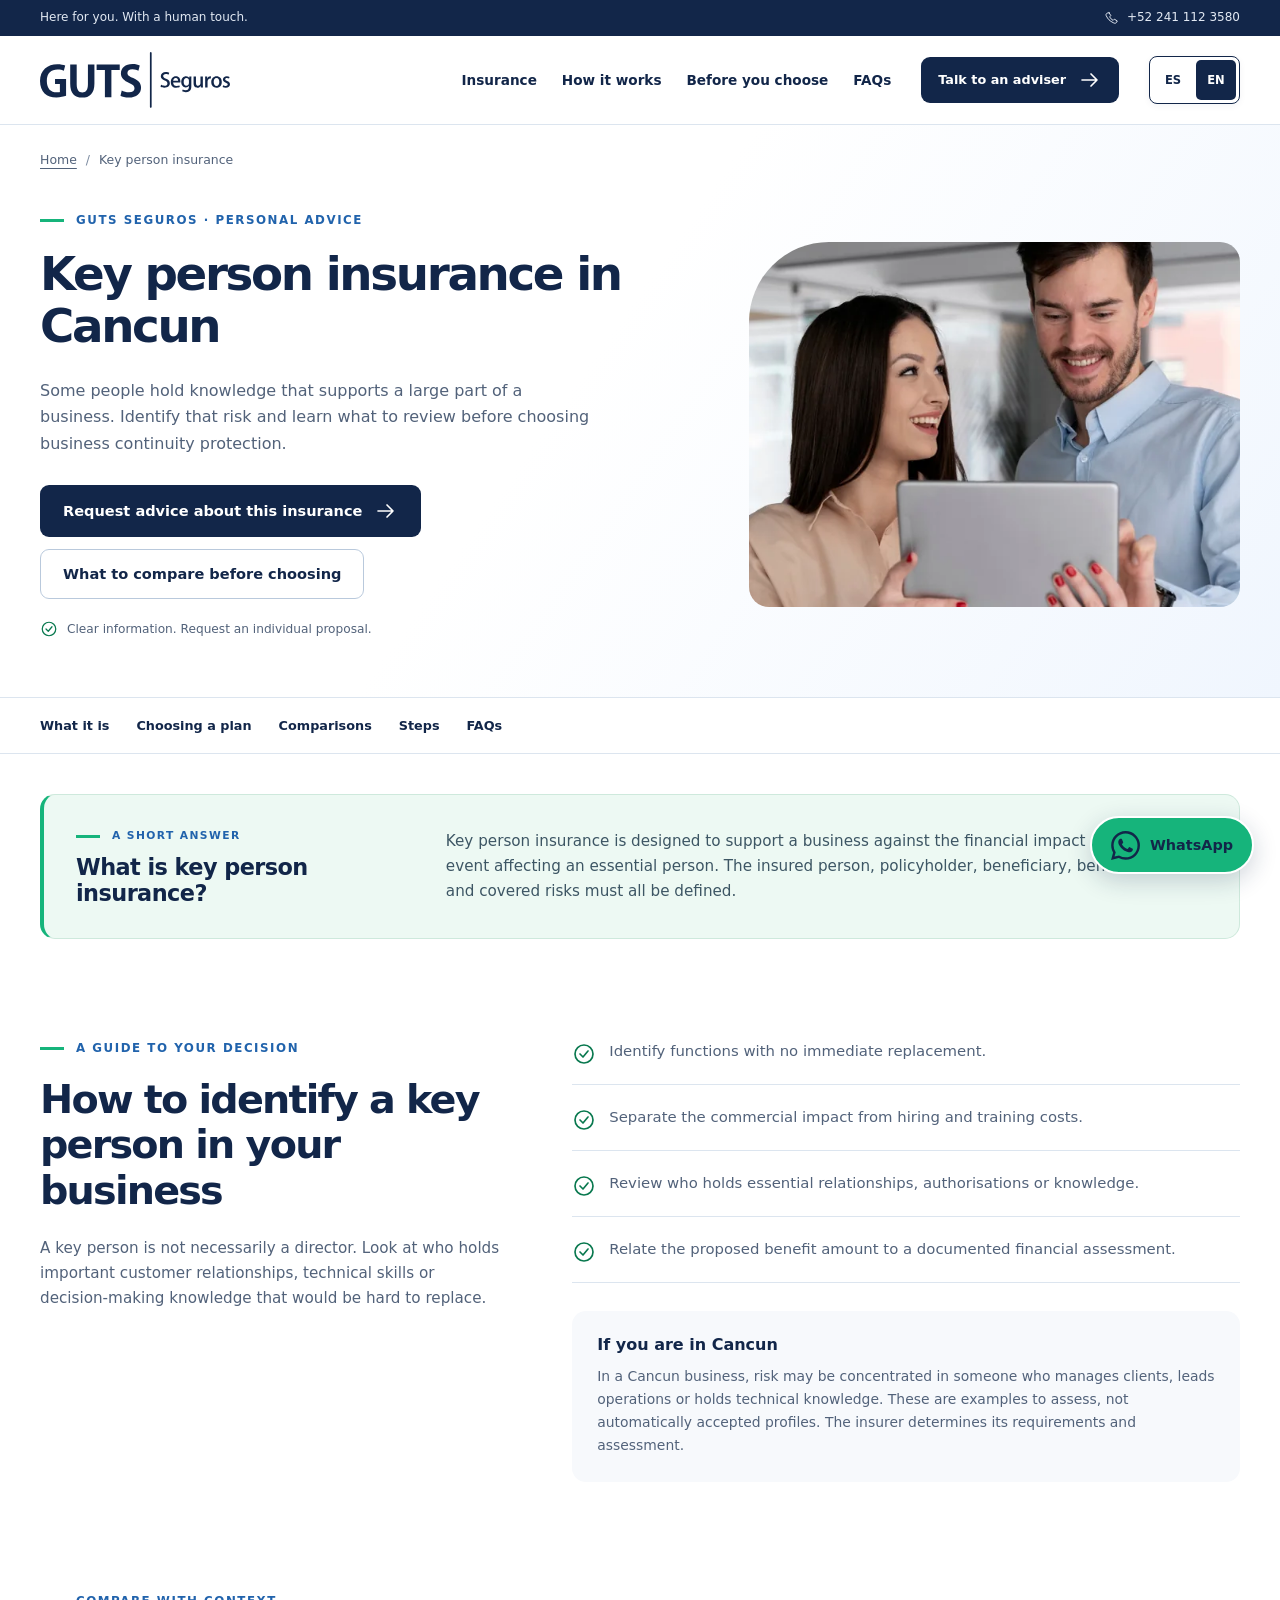
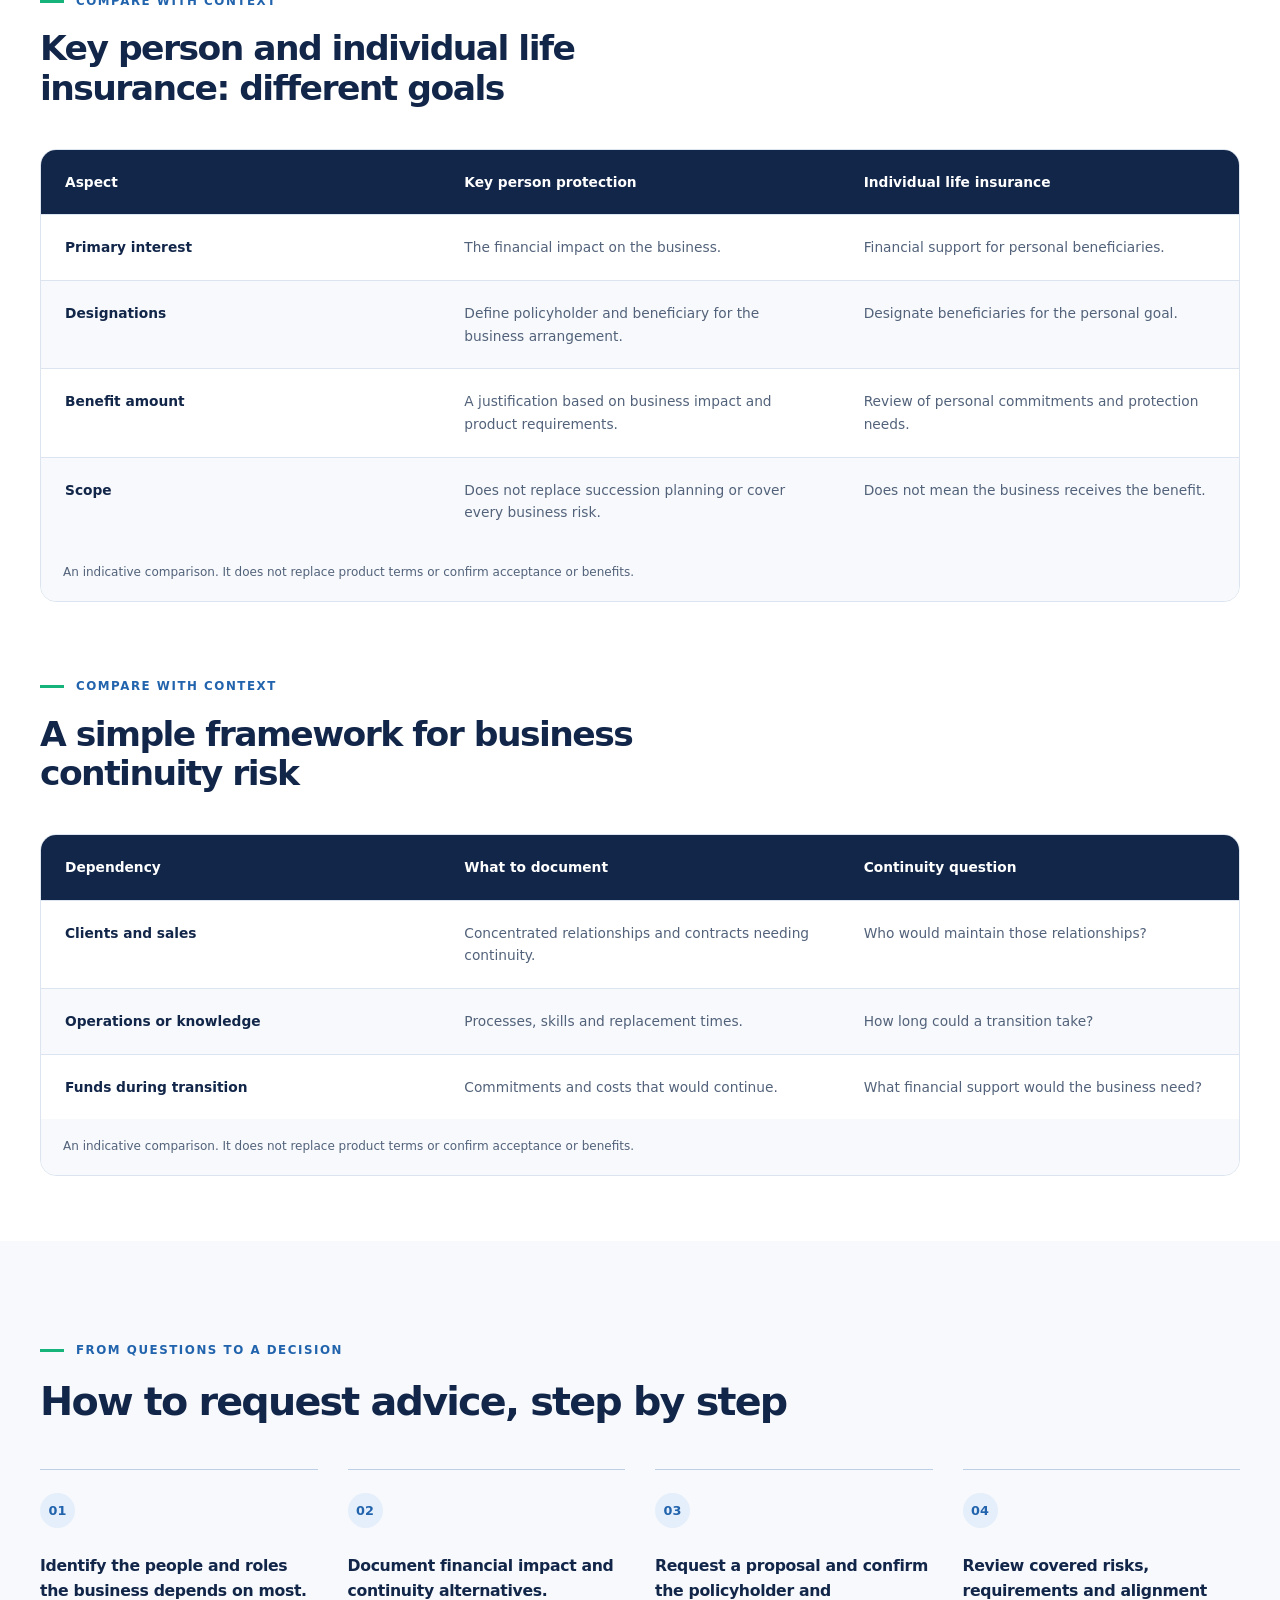
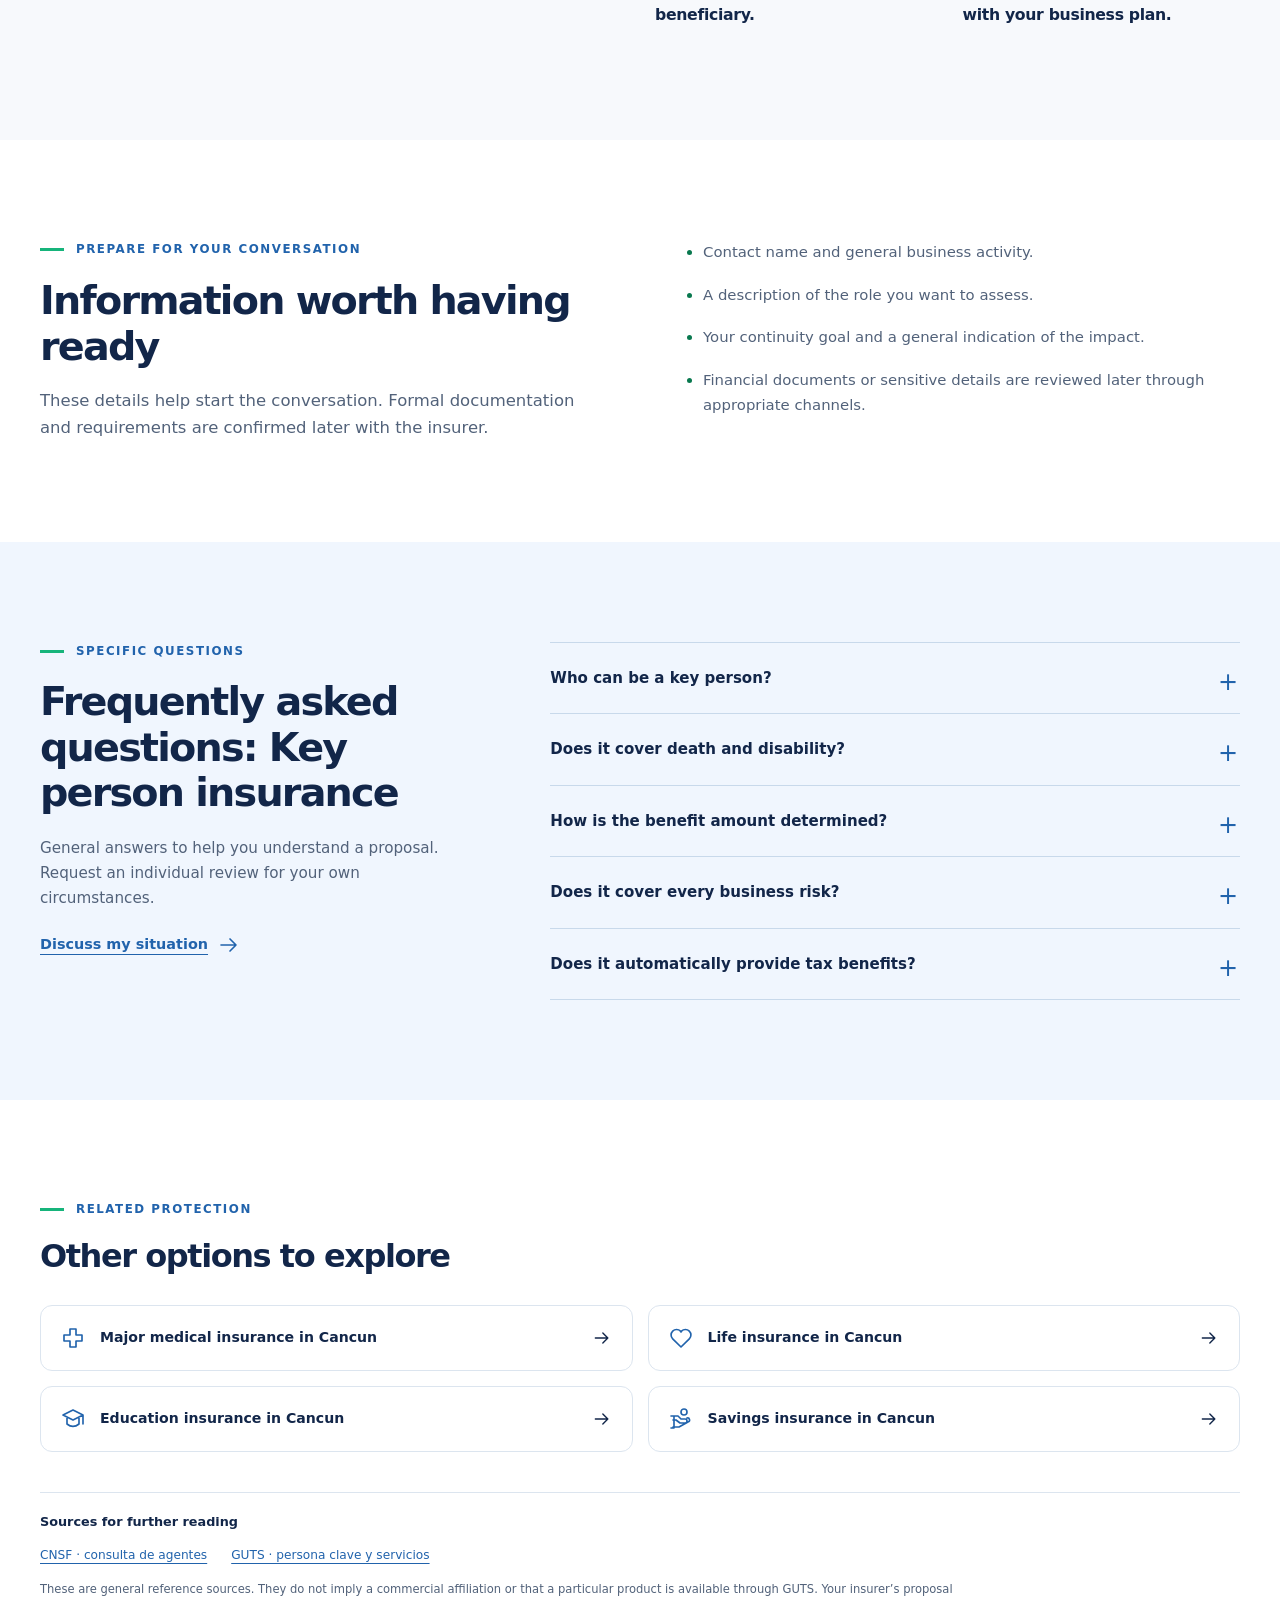
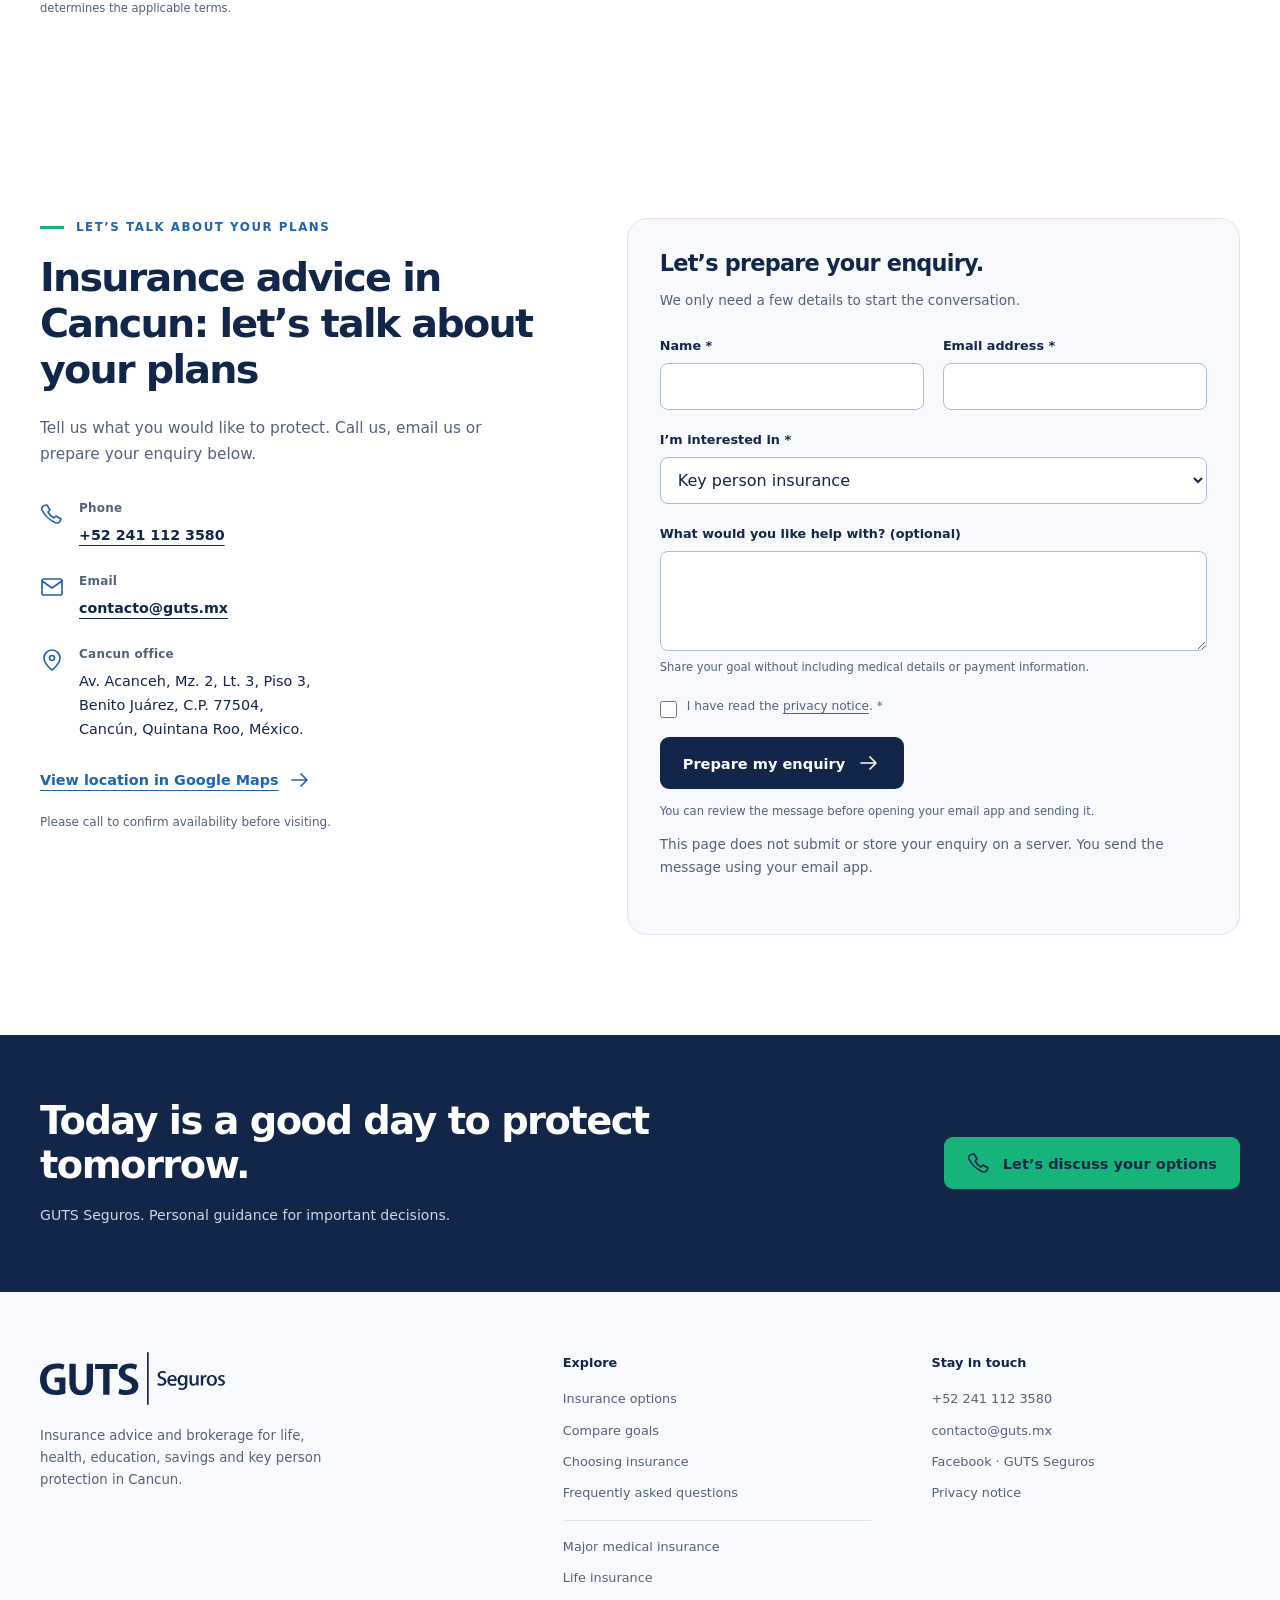
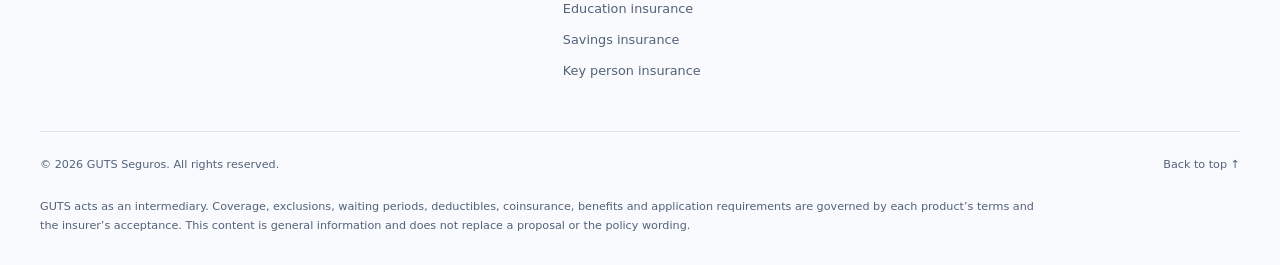
<file: en/key-person-insurance-cancun.html>
<!doctype html>
<html lang="en">
<head>
<meta charset="utf-8"><meta name="viewport" content="width=device-width,initial-scale=1,viewport-fit=cover"><title>Key person insurance in Cancun for businesses | GUTS</title><meta name="description" content="Key person insurance in Cancun: review business continuity risks, benefit amounts and policy terms. Request guidance for your company with GUTS Seguros."><meta name="robots" content="index,follow,max-image-preview:large"><meta name="theme-color" content="#122649"><meta name="referrer" content="strict-origin-when-cross-origin"><link rel="canonical" href="https://www.guts.mx/en/key-person-insurance-cancun.html"><link rel="alternate" hreflang="es-MX" href="https://www.guts.mx/seguro-persona-clave-cancun.html"><link rel="alternate" hreflang="en" href="https://www.guts.mx/en/key-person-insurance-cancun.html"><link rel="alternate" hreflang="x-default" href="https://www.guts.mx/seguro-persona-clave-cancun.html"><link rel="icon" type="image/svg+xml" href="../assets/images/logo.svg"><link rel="stylesheet" href="../assets/css/styles.css"><meta property="og:type" content="website"><meta property="og:site_name" content="GUTS Seguros"><meta property="og:locale" content="en_US"><meta property="og:title" content="Key person insurance in Cancun for businesses | GUTS"><meta property="og:description" content="Key person insurance in Cancun: review business continuity risks, benefit amounts and policy terms. Request guidance for your company with GUTS Seguros."><meta property="og:url" content="https://www.guts.mx/en/key-person-insurance-cancun.html"><meta property="og:image" content="https://www.guts.mx/assets/images/business.webp"><meta property="og:image:width" content="619"><meta property="og:image:height" content="800"><meta property="og:image:alt" content="Key person insurance in Cancun"><meta name="twitter:card" content="summary_large_image"><meta name="twitter:title" content="Key person insurance in Cancun for businesses | GUTS"><meta name="twitter:description" content="Key person insurance in Cancun: review business continuity risks, benefit amounts and policy terms. Request guidance for your company with GUTS Seguros."><meta name="twitter:image" content="https://www.guts.mx/assets/images/business.webp"><meta name="twitter:image:alt" content="Key person insurance in Cancun"><script type="application/ld+json">{"@context":"https://schema.org","@graph":[{"@type":"InsuranceAgency","@id":"https://www.guts.mx/#agencia","name":"GUTS Seguros","url":"https://www.guts.mx/","logo":{"@type":"ImageObject","url":"https://www.guts.mx/assets/images/logo.svg","width":183,"height":53},"telephone":"+522411123580","email":"contacto@guts.mx","address":{"@type":"PostalAddress","streetAddress":"Av. Acanceh, Mz. 2, Lt. 3, Piso 3, Benito Juárez","addressLocality":"Cancún","addressRegion":"Quintana Roo","postalCode":"77504","addressCountry":"MX"},"geo":{"@type":"GeoCoordinates","latitude":21.143583,"longitude":-86.825439},"areaServed":{"@type":"City","name":"Cancún"},"sameAs":["https://www.facebook.com/gutsseguros/"],"image":"https://www.guts.mx/assets/images/health.webp"},{"@type":"WebSite","@id":"https://www.guts.mx/#website","url":"https://www.guts.mx/","name":"GUTS Seguros","publisher":{"@id":"https://www.guts.mx/#agencia"},"inLanguage":["es-MX","en"]},{"@type":"WebPage","@id":"https://www.guts.mx/en/key-person-insurance-cancun.html#webpage","url":"https://www.guts.mx/en/key-person-insurance-cancun.html","name":"Key person insurance in Cancun for businesses | GUTS","description":"Key person insurance in Cancun: review business continuity risks, benefit amounts and policy terms. Request guidance for your company with GUTS Seguros.","inLanguage":"en","isPartOf":{"@id":"https://www.guts.mx/#website"},"about":{"@id":"https://www.guts.mx/#agencia"},"mainEntity":{"@id":"https://www.guts.mx/en/key-person-insurance-cancun.html#service"},"hasPart":{"@id":"https://www.guts.mx/en/key-person-insurance-cancun.html#preguntas"}},{"@type":"Service","@id":"https://www.guts.mx/en/key-person-insurance-cancun.html#service","url":"https://www.guts.mx/en/key-person-insurance-cancun.html","name":"Key person insurance in Cancun","description":"Key person insurance is designed to support a business against the financial impact of a covered event affecting an essential person. The insured person, policyholder, beneficiary, benefit amount and covered risks must all be defined.","serviceType":"Key person insurance","provider":{"@id":"https://www.guts.mx/#agencia"},"areaServed":{"@type":"City","name":"Cancún"}},{"@type":"BreadcrumbList","@id":"https://www.guts.mx/en/key-person-insurance-cancun.html#breadcrumb","itemListElement":[{"@type":"ListItem","position":1,"name":"Home","item":"https://www.guts.mx/en/"},{"@type":"ListItem","position":2,"name":"Key person insurance","item":"https://www.guts.mx/en/key-person-insurance-cancun.html"}]},{"@type":"FAQPage","@id":"https://www.guts.mx/en/key-person-insurance-cancun.html#preguntas","url":"https://www.guts.mx/en/key-person-insurance-cancun.html#preguntas","inLanguage":"en","isPartOf":{"@id":"https://www.guts.mx/en/key-person-insurance-cancun.html#webpage"},"mainEntity":[{"@type":"Question","name":"Who can be a key person?","acceptedAnswer":{"@type":"Answer","text":"It may be someone whose absence would materially affect the business’s operations or finances. Eligibility is not determined by job title alone; the relationship with the company and product requirements need review."}},{"@type":"Question","name":"Does it cover death and disability?","acceptedAnswer":{"@type":"Answer","text":"Covered risks depend on the product and purchased benefits. Disability or any work absence should not be assumed to be covered. Request the definition and terms of each covered event."}},{"@type":"Question","name":"How is the benefit amount determined?","acceptedAnswer":{"@type":"Answer","text":"It should relate to the financial impact and the insurer’s assessment criteria. Evidence of the need may be required; this website does not apply automatic multipliers or set one amount for every company."}},{"@type":"Question","name":"Does it cover every business risk?","acceptedAnswer":{"@type":"Answer","text":"No. Key person protection addresses a specific risk. It is not property, liability or group insurance, nor a complete continuity plan. Review your other operational risks separately."}},{"@type":"Question","name":"Does it automatically provide tax benefits?","acceptedAnswer":{"@type":"Answer","text":"Do not assume so. Any tax treatment depends on the circumstances, contract and applicable requirements. A review needs documentation and case-specific tax advice; this page does not promise deductibility."}}]}]}</script></head>
<body data-language="en" data-service="persona-clave" data-service-name="Key person insurance" class="service-page">
<svg xmlns="http://www.w3.org/2000/svg" style="position:absolute;width:0;height:0;overflow:hidden" aria-hidden="true" focusable="false"><defs>
<symbol id="i-arrow" viewbox="0 0 24 24"><path d="M4 12h15m-6-6 6 6-6 6"></path></symbol>
<symbol id="i-health" viewbox="0 0 24 24"><path d="M9 3h6v6h6v6h-6v6H9v-6H3V9h6z"></path></symbol>
<symbol id="i-heart" viewbox="0 0 24 24"><path d="m12 21-8.3-8.1a5.5 5.5 0 0 1 7.8-7.8L12 6l.5-.9a5.5 5.5 0 0 1 7.8 7.8Z"></path></symbol>
<symbol id="i-education" viewbox="0 0 24 24"><path d="m2 8 10-5 10 5-10 5Zm4 3v6c3.7 3 8.3 3 12 0v-6m4-3v9"></path></symbol>
<symbol id="i-savings" viewbox="0 0 24 24"><path d="M4 13h3l4 3h5a2 2 0 0 0 0-4h-4L9 9H4m0 11h6l9-5a2 2 0 0 0-1-4M2 9h3v12H2"></path><circle cx="15" cy="5" r="3"></circle></symbol>
<symbol id="i-business" viewbox="0 0 24 24"><rect x="3" y="7" width="18" height="14" rx="2"></rect><path d="M8 7V3h8v4M3 12c6 3 12 3 18 0m-11 1v3h4v-3"></path></symbol>
<symbol id="i-check" viewbox="0 0 24 24"><circle cx="12" cy="12" r="9"></circle><path d="m8 12 3 3 5-6"></path></symbol>
<symbol id="i-phone" viewbox="0 0 24 24"><path d="m7 3 3 5-2 2c1.6 3 3 4.4 6 6l2-2 5 3c-1 4-4 5-7 3C8 17 5 14 2 8 1 5 3 3 7 3Z"></path></symbol>
<symbol id="i-mail" viewbox="0 0 24 24"><rect x="2" y="4" width="20" height="16" rx="2"></rect><path d="m2 6 10 7L22 6"></path></symbol>
<symbol id="i-pin" viewbox="0 0 24 24"><path d="M20 10c0 6-8 12-8 12S4 16 4 10a8 8 0 1 1 16 0Z"></path><circle cx="12" cy="10" r="2.5"></circle></symbol>
<symbol id="i-menu" viewbox="0 0 24 24"><path d="M4 6h16M4 12h16M4 18h16"></path></symbol>
<symbol id="i-person" viewbox="0 0 24 24"><circle cx="12" cy="7" r="4"></circle><path d="M4 21v-2a8 8 0 0 1 16 0v2"></path></symbol>
</defs></svg>
<a class="skip" href="#contenido"><span>Skip to content</span></a>
<div class="topline"><div class="wrap"><p class="top-message"><span>Here for you. With a human touch.</span></p><a href="tel:+522411123580"><svg class="icon" width="24" height="24" aria-hidden="true"><use href="#i-phone"></use></svg><span class="phone-label">+52 241 112 3580</span></a></div></div>
<header class="site-header"><div class="wrap nav">
<a class="brand" href="../index.html#inicio" aria-label="GUTS Seguros, home"><img src="../assets/images/logo.svg" width="183" height="53" alt="GUTS Seguros"></a>
<nav class="nav-links" aria-label="Main navigation"><a href="../index.html#seguros"><span>Insurance</span></a><a href="../index.html#como-funciona"><span>How it works</span></a><a href="../index.html#guia"><span>Before you choose</span></a><a href="../index.html#preguntas"><span>FAQs</span></a></nav>
<a class="btn btn-primary nav-cta" href="#contacto"><span>Talk to an adviser</span><svg class="icon" width="24" height="24" aria-hidden="true"><use href="#i-arrow"></use></svg></a>
<div class="lang-picker" id="language-picker" role="group" aria-label="Reading language"><a href="../seguro-persona-clave-cancun.html" hreflang="es-MX" lang="es" aria-label="Español">ES</a><a href="../en/key-person-insurance-cancun.html" hreflang="en" lang="en" aria-label="English" aria-current="page">EN</a></div><button class="menu-button js-only" id="menu-toggle" type="button" aria-controls="mobile-nav" aria-expanded="false" aria-label="Open menu"><svg class="icon" width="24" height="24" aria-hidden="true"><use href="#i-menu"></use></svg></button>
</div><nav class="mobile-nav wrap" id="mobile-nav" aria-label="Mobile navigation" hidden><a href="../index.html#seguros"><span>Insurance</span></a><a href="../index.html#como-funciona"><span>How it works</span></a><a href="../index.html#guia"><span>Before you choose</span></a><a href="../index.html#preguntas"><span>FAQs</span></a><a href="#contacto"><span>Contact</span></a></nav></header>

<main id="contenido"><section class="service-hero" id="inicio" aria-labelledby="hero-title"><div class="wrap"><nav class="breadcrumbs" aria-label="Breadcrumb"><ol><li><a href="../index.html">Home</a></li><li aria-current="page">Key person insurance</li></ol></nav><div class="hero-grid"><div class="hero-copy"><span class="eyebrow">GUTS Seguros · Personal advice</span><h1 id="hero-title">Key person insurance in Cancun</h1><p class="hero-description">Some people hold knowledge that supports a large part of a business. Identify that risk and learn what to review before choosing business continuity protection.</p><div class="button-row"><a href="#contacto" class="btn btn-primary">Request advice about this insurance<svg class="icon" width="24" height="24" aria-hidden="true"><use href="#i-arrow"></use></svg></a><a class="btn btn-outline" href="#comparar">What to compare before choosing</a></div><p class="hero-note"><svg class="icon" width="24" height="24" aria-hidden="true"><use href="#i-check"></use></svg>Clear information. Request an individual proposal.</p></div><figure class="service-visual"><img src="../assets/images/business.webp" width="619" height="800" fetchpriority="high" decoding="async" alt="Two professionals reviewing information on a tablet"></figure></div></div></section>
<nav class="on-page" aria-label="On this page"><div class="wrap"><a href="#que-es">What it is</a><a href="#guia">Choosing a plan</a><a href="#comparar">Comparisons</a><a href="#como-funciona">Steps</a><a href="#preguntas">FAQs</a></div></nav>
<section class="definition-section" id="que-es" aria-labelledby="definition-title"><div class="wrap definition"><div><span class="eyebrow">A short answer</span><h2 id="definition-title">What is key person insurance?</h2></div><p>Key person insurance is designed to support a business against the financial impact of a covered event affecting an essential person. The insured person, policyholder, beneficiary, benefit amount and covered risks must all be defined.</p></div></section>
<section class="section" id="guia" aria-labelledby="guide-title"><div class="wrap guide-grid"><div class="guide-heading"><span class="eyebrow">A guide to your decision</span><h2 class="section-title" id="guide-title">How to identify a key person in your business</h2><p>A key person is not necessarily a director. Look at who holds important customer relationships, technical skills or decision-making knowledge that would be hard to replace.</p></div><div><ul class="check-list"><li><svg class="icon" width="24" height="24" aria-hidden="true"><use href="#i-check"></use></svg><span>Identify functions with no immediate replacement.</span></li><li><svg class="icon" width="24" height="24" aria-hidden="true"><use href="#i-check"></use></svg><span>Separate the commercial impact from hiring and training costs.</span></li><li><svg class="icon" width="24" height="24" aria-hidden="true"><use href="#i-check"></use></svg><span>Review who holds essential relationships, authorisations or knowledge.</span></li><li><svg class="icon" width="24" height="24" aria-hidden="true"><use href="#i-check"></use></svg><span>Relate the proposed benefit amount to a documented financial assessment.</span></li></ul><aside class="local-note"><h3>If you are in Cancun</h3><p>In a Cancun business, risk may be concentrated in someone who manages clients, leads operations or holds technical knowledge. These are examples to assess, not automatically accepted profiles. The insurer determines its requirements and assessment.</p></aside></div></div></section><section class="section detail-table" id="comparar" aria-labelledby="comparar-title"><div class="wrap"><div class="section-head"><div><span class="eyebrow">Compare with context</span><h2 class="section-title" id="comparar-title">Key person and individual life insurance: different goals</h2></div></div><div class="table-wrap" tabindex="0" role="region" aria-labelledby="comparar-title"><table><caption>An indicative comparison. It does not replace product terms or confirm acceptance or benefits.</caption><thead><tr><th scope="col">Aspect</th><th scope="col">Key person protection</th><th scope="col">Individual life insurance</th></tr></thead><tbody><tr><th scope="row">Primary interest</th><td>The financial impact on the business.</td><td>Financial support for personal beneficiaries.</td></tr><tr><th scope="row">Designations</th><td>Define policyholder and beneficiary for the business arrangement.</td><td>Designate beneficiaries for the personal goal.</td></tr><tr><th scope="row">Benefit amount</th><td>A justification based on business impact and product requirements.</td><td>Review of personal commitments and protection needs.</td></tr><tr><th scope="row">Scope</th><td>Does not replace succession planning or cover every business risk.</td><td>Does not mean the business receives the benefit.</td></tr></tbody></table></div></div></section><section class="section detail-table" id="comparativa-detalle" aria-labelledby="comparativa-detalle-title"><div class="wrap"><div class="section-head"><div><span class="eyebrow">Compare with context</span><h2 class="section-title" id="comparativa-detalle-title">A simple framework for business continuity risk</h2></div></div><div class="table-wrap" tabindex="0" role="region" aria-labelledby="comparativa-detalle-title"><table><caption>An indicative comparison. It does not replace product terms or confirm acceptance or benefits.</caption><thead><tr><th scope="col">Dependency</th><th scope="col">What to document</th><th scope="col">Continuity question</th></tr></thead><tbody><tr><th scope="row">Clients and sales</th><td>Concentrated relationships and contracts needing continuity.</td><td>Who would maintain those relationships?</td></tr><tr><th scope="row">Operations or knowledge</th><td>Processes, skills and replacement times.</td><td>How long could a transition take?</td></tr><tr><th scope="row">Funds during transition</th><td>Commitments and costs that would continue.</td><td>What financial support would the business need?</td></tr></tbody></table></div></div></section><section class="section process" id="como-funciona" aria-labelledby="process-title"><div class="wrap"><span class="eyebrow">From questions to a decision</span><h2 class="section-title" id="process-title">How to request advice, step by step</h2><ol class="process-grid service-steps"><li class="process-step"><span class="step-num" aria-hidden="true">01</span><h3>Identify the people and roles the business depends on most.</h3></li><li class="process-step"><span class="step-num" aria-hidden="true">02</span><h3>Document financial impact and continuity alternatives.</h3></li><li class="process-step"><span class="step-num" aria-hidden="true">03</span><h3>Request a proposal and confirm the policyholder and beneficiary.</h3></li><li class="process-step"><span class="step-num" aria-hidden="true">04</span><h3>Review covered risks, requirements and alignment with your business plan.</h3></li></ol></div></section>
<section class="section" id="preparar" aria-labelledby="prepare-title"><div class="wrap request-grid"><div><span class="eyebrow">Prepare for your conversation</span><h2 class="section-title" id="prepare-title">Information worth having ready</h2><p class="section-copy">These details help start the conversation. Formal documentation and requirements are confirmed later with the insurer.</p></div><ul class="bullet-list"><li>Contact name and general business activity.</li><li>A description of the role you want to assess.</li><li>Your continuity goal and a general indication of the impact.</li><li>Financial documents or sensitive details are reviewed later through appropriate channels.</li></ul></div></section>
<section class="section faq" id="preguntas" aria-labelledby="faq-title"><div class="wrap faq-grid"><div class="faq-heading"><span class="eyebrow">Specific questions</span><h2 class="section-title" id="faq-title">Frequently asked questions: Key person insurance</h2><p>General answers to help you understand a proposal. Request an individual review for your own circumstances.</p><a class="text-link" href="#contacto">Discuss my situation<svg class="icon" width="24" height="24" aria-hidden="true"><use href="#i-arrow"></use></svg></a></div><div class="faq-list"><details><summary>Who can be a key person?</summary><p class="faq-answer">It may be someone whose absence would materially affect the business’s operations or finances. Eligibility is not determined by job title alone; the relationship with the company and product requirements need review.</p></details><details><summary>Does it cover death and disability?</summary><p class="faq-answer">Covered risks depend on the product and purchased benefits. Disability or any work absence should not be assumed to be covered. Request the definition and terms of each covered event.</p></details><details><summary>How is the benefit amount determined?</summary><p class="faq-answer">It should relate to the financial impact and the insurer’s assessment criteria. Evidence of the need may be required; this website does not apply automatic multipliers or set one amount for every company.</p></details><details><summary>Does it cover every business risk?</summary><p class="faq-answer">No. Key person protection addresses a specific risk. It is not property, liability or group insurance, nor a complete continuity plan. Review your other operational risks separately.</p></details><details><summary>Does it automatically provide tax benefits?</summary><p class="faq-answer">Do not assume so. Any tax treatment depends on the circumstances, contract and applicable requirements. A review needs documentation and case-specific tax advice; this page does not promise deductibility.</p></details></div></div></section>
<section class="section related" id="seguros" aria-labelledby="related-title"><div class="wrap"><span class="eyebrow">Related protection</span><h2 class="section-title" id="related-title">Other options to explore</h2><div class="related-grid"><a class="related-link" href="../en/major-medical-insurance-cancun.html"><svg class="icon" width="24" height="24" aria-hidden="true"><use href="#i-health"></use></svg><span>Major medical insurance in Cancun</span><svg class="icon" width="24" height="24" aria-hidden="true"><use href="#i-arrow"></use></svg></a><a class="related-link" href="../en/life-insurance-cancun.html"><svg class="icon" width="24" height="24" aria-hidden="true"><use href="#i-heart"></use></svg><span>Life insurance in Cancun</span><svg class="icon" width="24" height="24" aria-hidden="true"><use href="#i-arrow"></use></svg></a><a class="related-link" href="../en/education-insurance-cancun.html"><svg class="icon" width="24" height="24" aria-hidden="true"><use href="#i-education"></use></svg><span>Education insurance in Cancun</span><svg class="icon" width="24" height="24" aria-hidden="true"><use href="#i-arrow"></use></svg></a><a class="related-link" href="../en/savings-insurance-cancun.html"><svg class="icon" width="24" height="24" aria-hidden="true"><use href="#i-savings"></use></svg><span>Savings insurance in Cancun</span><svg class="icon" width="24" height="24" aria-hidden="true"><use href="#i-arrow"></use></svg></a></div><aside class="source-note"><h3>Sources for further reading</h3><ul><li><a href="https://agentesajustadores.cnsf.gob.mx/" target="_blank" rel="noopener noreferrer">CNSF · consulta de agentes</a></li><li><a href="https://www.guts.mx/" target="_blank" rel="noopener noreferrer">GUTS · persona clave y servicios</a></li></ul><p>These are general reference sources. They do not imply a commercial affiliation or that a particular product is available through GUTS. Your insurer’s proposal determines the applicable terms.</p></aside></div></section><section class="section" id="contacto" aria-labelledby="contact-title"><div class="wrap contact-grid"><div><span class="eyebrow"><span>Let’s talk about your plans</span></span><h2 class="section-title" id="contact-title"><span>Insurance advice in Cancun: let’s talk about your plans</span></h2><p class="contact-intro"><span>Tell us what you would like to protect. Call us, email us or prepare your enquiry below.</span></p>
<div class="contact-item"><svg class="icon" width="24" height="24" aria-hidden="true"><use href="#i-phone"></use></svg><div><strong><span>Phone</span></strong><a href="tel:+522411123580">+52 241 112 3580</a></div></div>
<div class="contact-item"><svg class="icon" width="24" height="24" aria-hidden="true"><use href="#i-mail"></use></svg><div><strong><span>Email</span></strong><a href="mailto:contacto@guts.mx">contacto@guts.mx</a></div></div>
<div class="contact-item"><svg class="icon" width="24" height="24" aria-hidden="true"><use href="#i-pin"></use></svg><div><strong><span>Cancun office</span></strong><address>Av. Acanceh, Mz. 2, Lt. 3, Piso 3,<br>Benito Juárez, C.P. 77504,<br>Cancún, Quintana Roo, México.</address></div></div>
<a class="text-link" href="https://www.google.com/maps/search/?api=1&amp;query=21.143583%2C-86.825439" target="_blank" rel="noopener noreferrer"><span>View location in Google Maps</span><svg class="icon" width="24" height="24" aria-hidden="true"><use href="#i-arrow"></use></svg></a><p class="contact-small"><span>Please call to confirm availability before visiting.</span></p>
</div><div class="quote-panel"><h3><span>Let’s prepare your enquiry.</span></h3><p><span>We only need a few details to start the conversation.</span></p>
<form id="quote-form" hidden><div class="form-grid"><div class="field"><label for="name"><span>Name *</span></label><input id="name" name="name" autocomplete="name" maxlength="80" required></div><div class="field"><label for="email"><span>Email address *</span></label><input id="email" name="email" type="email" autocomplete="email" maxlength="160" required></div><div class="field full"><label for="insurance"><span>I’m interested in *</span></label><select id="insurance" name="insurance" required><option value="">Select an option</option><option value="gastos-medicos">Major medical insurance</option><option value="vida">Life insurance</option><option value="educacion">Education insurance</option><option value="ahorro">Savings insurance</option><option value="persona-clave" selected>Key person insurance</option><option value="orientacion">I’m not sure yet; I’d like guidance</option></select></div><div class="field full"><label for="message"><span>What would you like help with? (optional)</span></label><textarea id="message" name="message" rows="3" maxlength="600" aria-describedby="message-help"></textarea><small class="field-help" id="message-help"><span>Share your goal without including medical details or payment information.</span></small></div></div>
<label class="check"><input type="checkbox" id="privacy" name="privacy" required><span><span>I have read the</span> <a href="https://www.guts.mx/aviso-de-privacidad" target="_blank" rel="noopener noreferrer"><span>privacy notice</span></a>. *</span></label>
<button class="btn btn-primary" type="submit"><span>Prepare my enquiry</span><svg class="icon" width="24" height="24" aria-hidden="true"><use href="#i-arrow"></use></svg></button><p class="form-note"><span>You can review the message before opening your email app and sending it.</span></p></form>
<noscript><p><span>To start an enquiry, email contacto@guts.mx or call +52 241 112 3580.</span></p><p><a class="text-link" href="mailto:contacto@guts.mx"><span>Open email</span><svg class="icon" width="24" height="24" aria-hidden="true"><use href="#i-arrow"></use></svg></a></p></noscript>
<section id="draft" class="draft" hidden aria-labelledby="draft-title"><h4 id="draft-title"><span>Your message is ready to review.</span></h4><pre id="draft-content"></pre><div class="button-row"><a class="btn btn-primary" id="draft-email" href="mailto:contacto@guts.mx"><svg class="icon" width="24" height="24" aria-hidden="true"><use href="#i-mail"></use></svg><span>Open my email app</span></a><button class="btn btn-outline" id="copy-draft" type="button"><span>Copy message</span></button></div><p id="draft-status" class="draft-status" role="status" aria-live="polite"></p></section>
<p class="contact-privacy"><span>This page does not submit or store your enquiry on a server. You send the message using your email app.</span></p></div></div></section>

<section class="closing" aria-labelledby="closing-title"><div class="wrap"><div><h2 id="closing-title"><span>Today is a good day to protect tomorrow.</span></h2><p><span>GUTS Seguros. Personal guidance for important decisions.</span></p></div><a class="btn btn-green" href="tel:+522411123580"><svg class="icon" width="24" height="24" aria-hidden="true"><use href="#i-phone"></use></svg><span>Let’s discuss your options</span></a></div></section>
</main><footer class="footer"><div class="wrap"><div class="footer-grid"><div class="footer-brand"><a class="brand" href="../index.html#inicio" aria-label="GUTS Seguros, home"><img src="../assets/images/logo.svg" width="183" height="53" loading="lazy" alt="GUTS Seguros"></a><p class="footer-about"><span>Insurance advice and brokerage for life, health, education, savings and key person protection in Cancun.</span></p></div><nav class="footer-links" aria-label="Explore the site"><h3><span>Explore</span></h3><ul><li><a href="../index.html#seguros"><span>Insurance options</span></a></li><li><a href="../index.html#comparar"><span>Compare goals</span></a></li><li><a href="../index.html#guia"><span>Choosing insurance</span></a></li><li><a href="../index.html#preguntas"><span>Frequently asked questions</span></a></li></ul><ul class="footer-service-links"><li><a href="../en/major-medical-insurance-cancun.html">Major medical insurance</a></li><li><a href="../en/life-insurance-cancun.html">Life insurance</a></li><li><a href="../en/education-insurance-cancun.html">Education insurance</a></li><li><a href="../en/savings-insurance-cancun.html">Savings insurance</a></li><li><a href="../en/key-person-insurance-cancun.html">Key person insurance</a></li></ul></nav><nav class="footer-links" aria-label="Contact and resources"><h3><span>Stay in touch</span></h3><ul><li><a href="tel:+522411123580">+52 241 112 3580</a></li><li><a href="mailto:contacto@guts.mx">contacto@guts.mx</a></li><li><a href="https://www.facebook.com/gutsseguros/" target="_blank" rel="noopener noreferrer">Facebook · GUTS Seguros</a></li><li><a href="https://www.guts.mx/aviso-de-privacidad"><span>Privacy notice</span></a></li></ul></nav></div><div class="footer-bottom"><p>© <span id="year">2026</span> GUTS Seguros. <span>All rights reserved.</span></p><a href="../index.html#inicio"><span>Back to top ↑</span></a></div><p class="disclaimer"><span>GUTS acts as an intermediary. Coverage, exclusions, waiting periods, deductibles, coinsurance, benefits and application requirements are governed by each product’s terms and the insurer’s acceptance. This content is general information and does not replace a proposal or the policy wording.</span></p></div></footer>
<div class="mobile-actions"><a class="btn btn-outline" href="tel:+522411123580"><svg class="icon" width="24" height="24" aria-hidden="true"><use href="#i-phone"></use></svg><span>Call</span></a><a class="btn btn-primary" href="#contacto"><span>Talk to an adviser</span><svg class="icon" width="24" height="24" aria-hidden="true"><use href="#i-arrow"></use></svg></a></div>
<a id="whatsapp-float" class="whatsapp-float" href="https://wa.me/522411123580?text=Hello%2C%20I%20would%20like%20advice%20about%20Key%20person%20insurance." target="_blank" rel="noopener noreferrer" aria-label="Message us on WhatsApp" title="WhatsApp"><svg class="wa-icon" width="29" height="29" viewbox="0 0 24 24" aria-hidden="true" focusable="false"><path d="M17.472 14.382c-.297-.149-1.758-.867-2.03-.967-.273-.099-.471-.148-.67.15-.197.297-.767.966-.94 1.164-.173.199-.347.223-.644.075-.297-.15-1.255-.463-2.39-1.475-.883-.788-1.48-1.761-1.653-2.059-.173-.297-.018-.458.13-.606.134-.133.298-.347.446-.52.149-.174.198-.298.298-.497.099-.198.05-.371-.025-.52-.075-.149-.669-1.612-.916-2.207-.242-.579-.487-.5-.669-.51-.173-.008-.371-.01-.57-.01-.198 0-.52.074-.792.372-.272.297-1.04 1.016-1.04 2.479 0 1.462 1.065 2.875 1.213 3.074.149.198 2.096 3.2 5.077 4.487.709.306 1.262.489 1.694.625.712.227 1.36.195 1.871.118.571-.085 1.758-.719 2.006-1.413.248-.694.248-1.289.173-1.413-.074-.124-.272-.198-.57-.347m-5.421 7.403h-.004a9.87 9.87 0 0 1-5.031-1.378l-.361-.214-3.741.982.998-3.648-.235-.374a9.86 9.86 0 0 1-1.51-5.26c.001-5.45 4.436-9.884 9.888-9.884 2.64 0 5.122 1.03 6.988 2.898a9.825 9.825 0 0 1 2.893 6.994c-.003 5.45-4.437 9.884-9.885 9.884m8.413-18.297A11.815 11.815 0 0 0 12.05 0C5.495 0 .16 5.335.157 11.892c0 2.096.547 4.142 1.588 5.945L.057 24l6.305-1.654a11.882 11.882 0 0 0 5.683 1.448h.005c6.554 0 11.89-5.335 11.893-11.893a11.821 11.821 0 0 0-3.48-8.413z"></path></svg><span class="wa-label">WhatsApp</span></a>

<script src="../assets/js/main.js" defer></script></body></html>
</file>
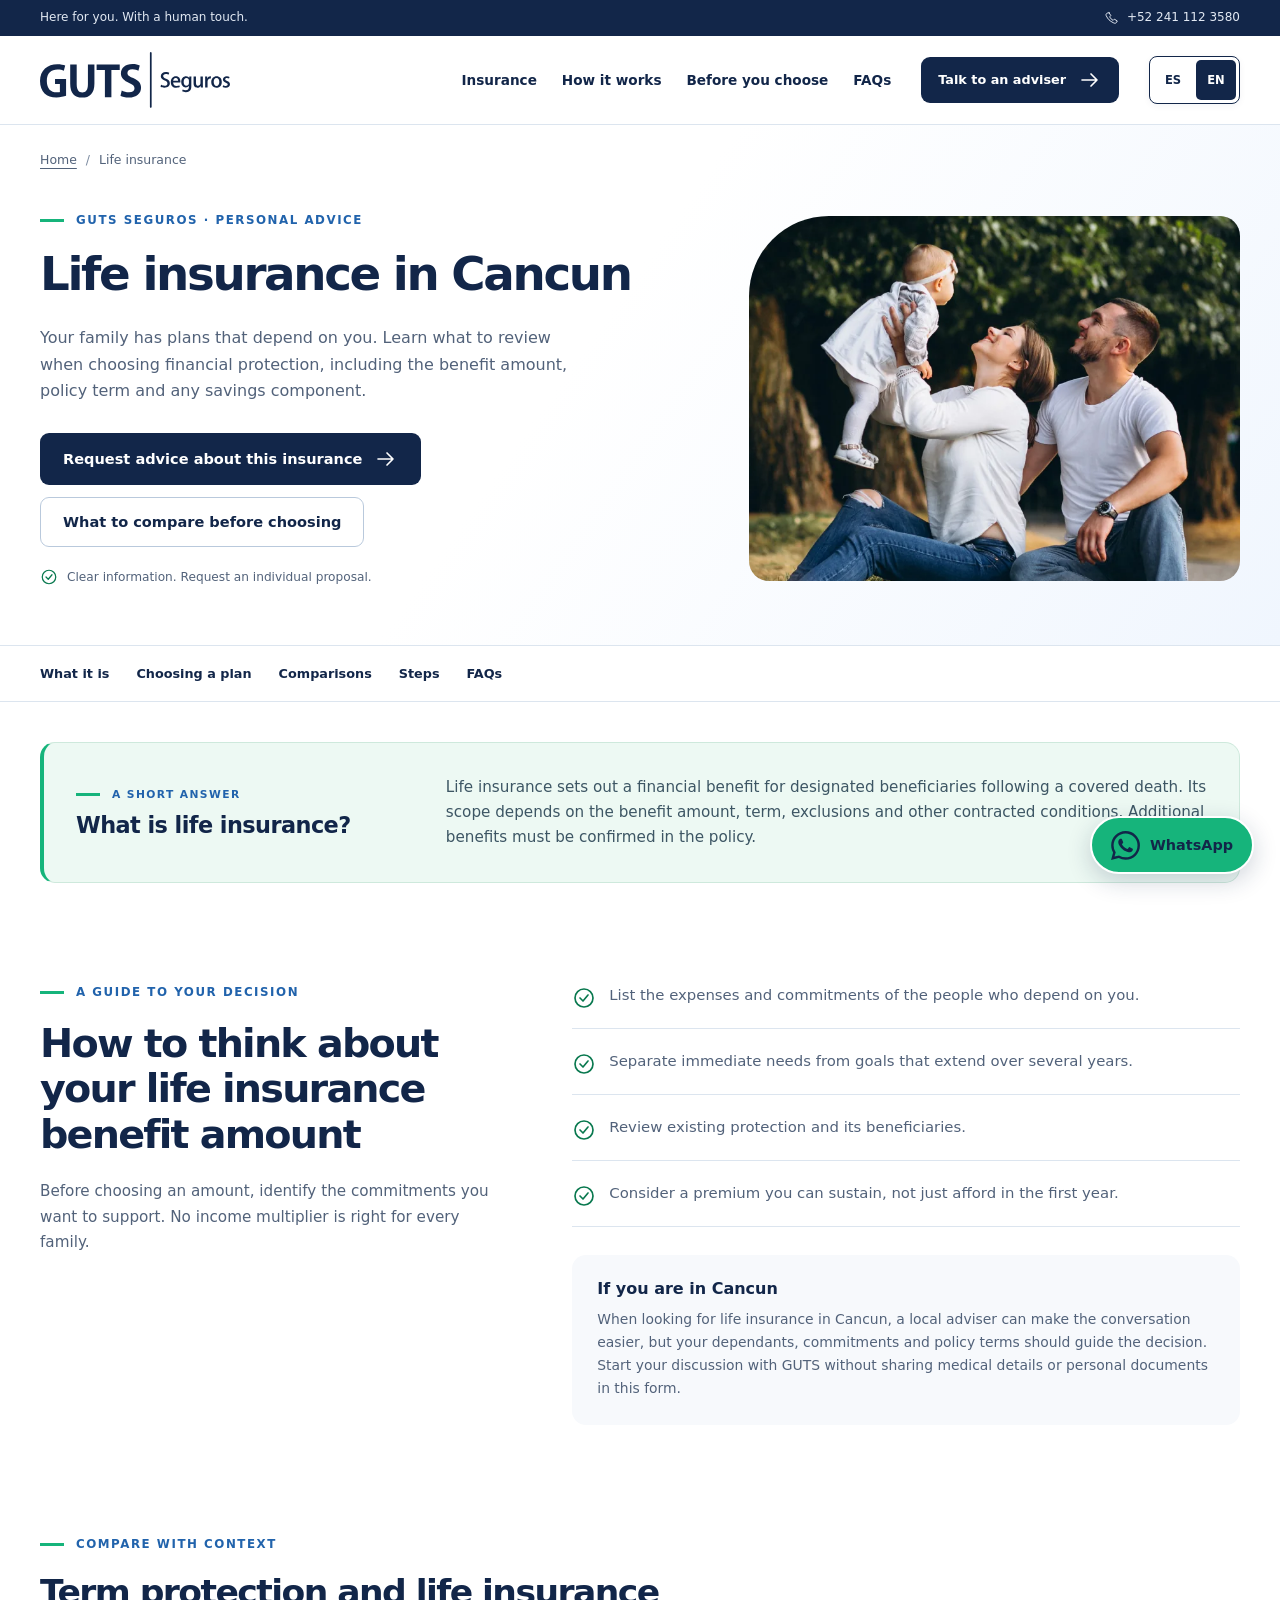
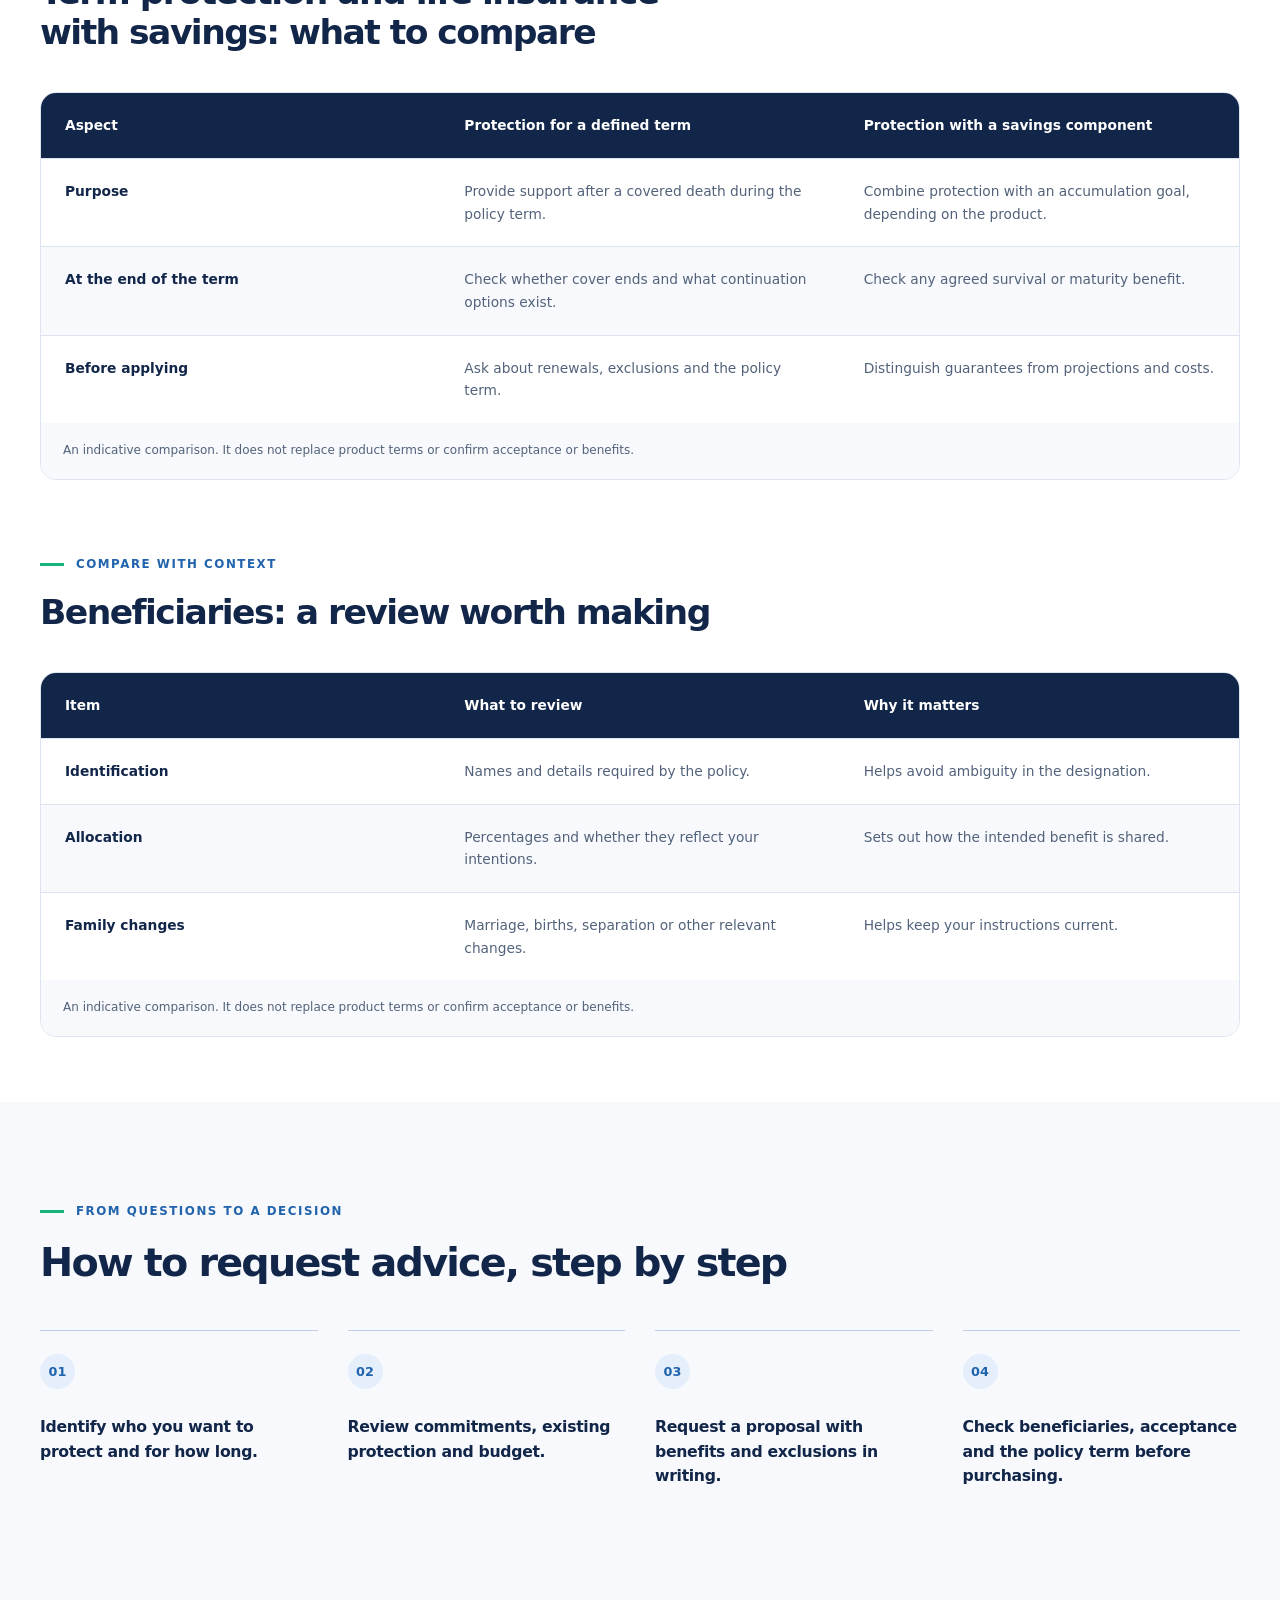
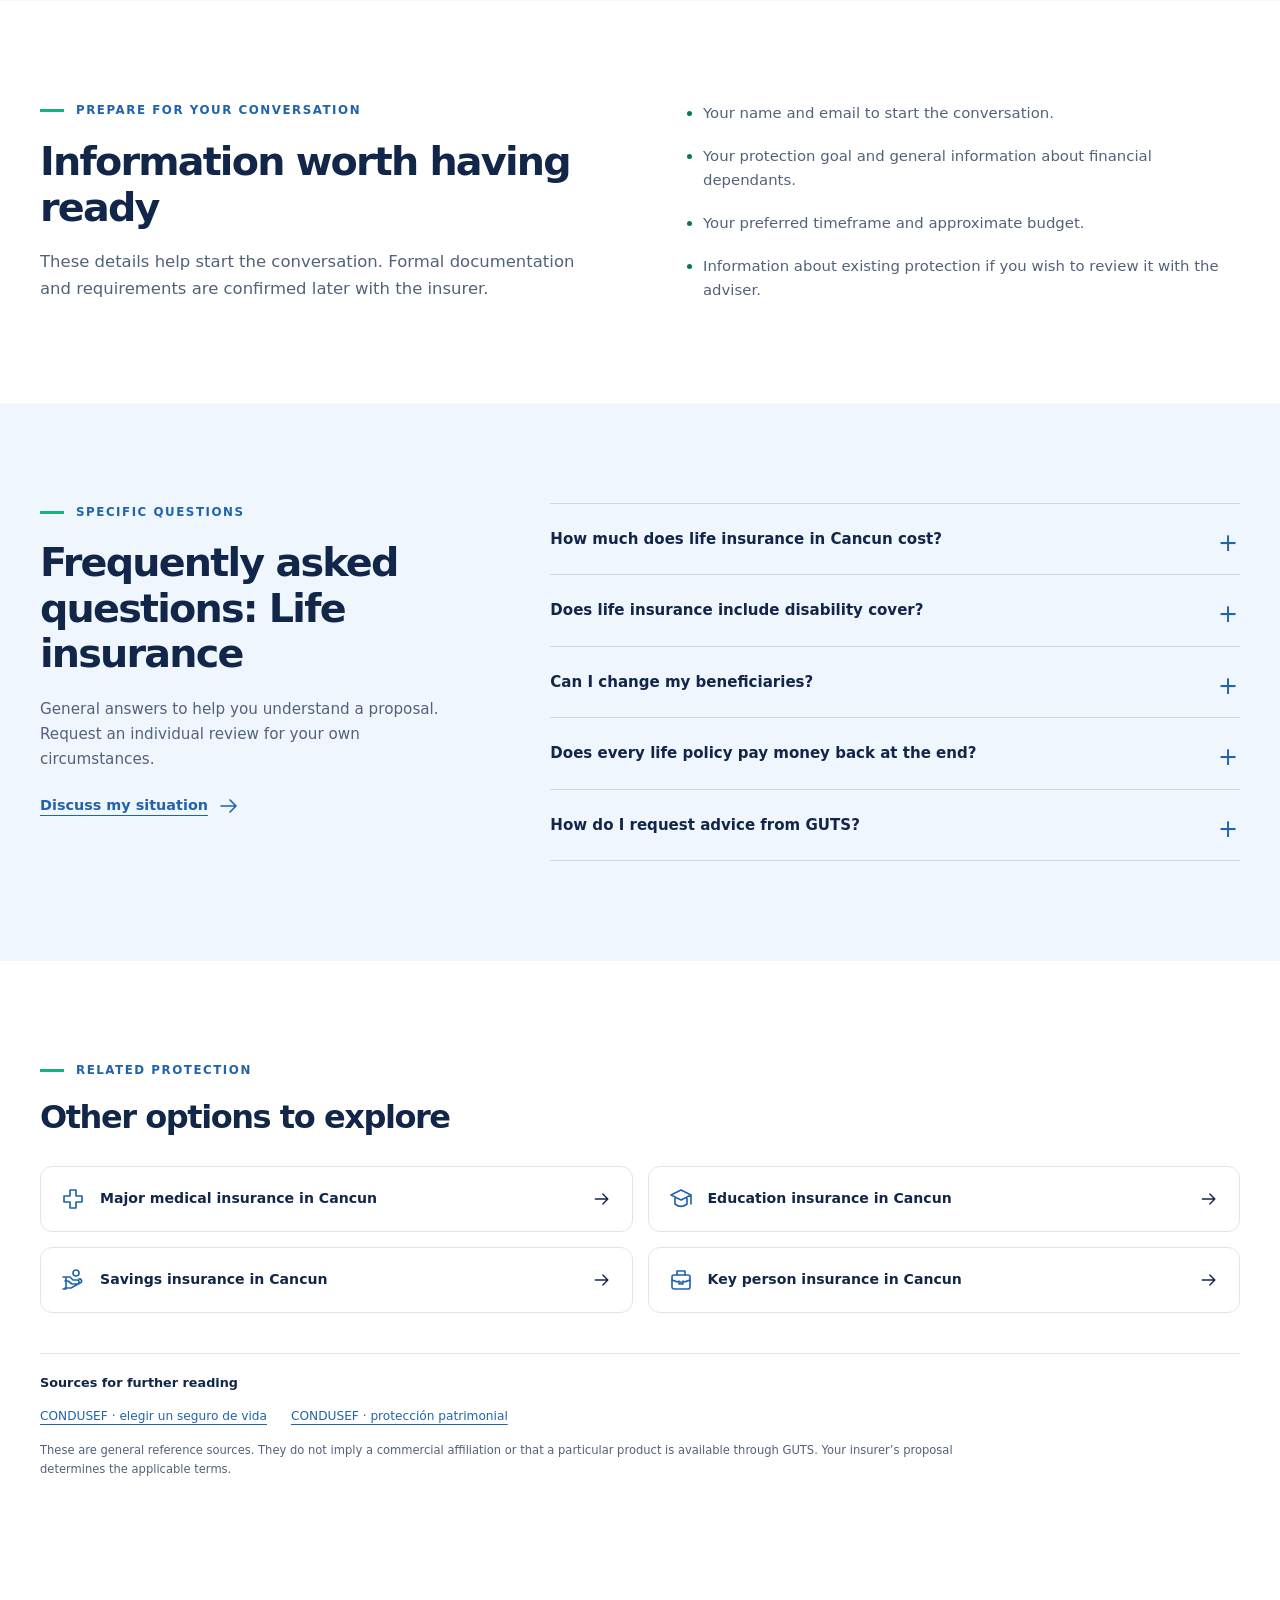
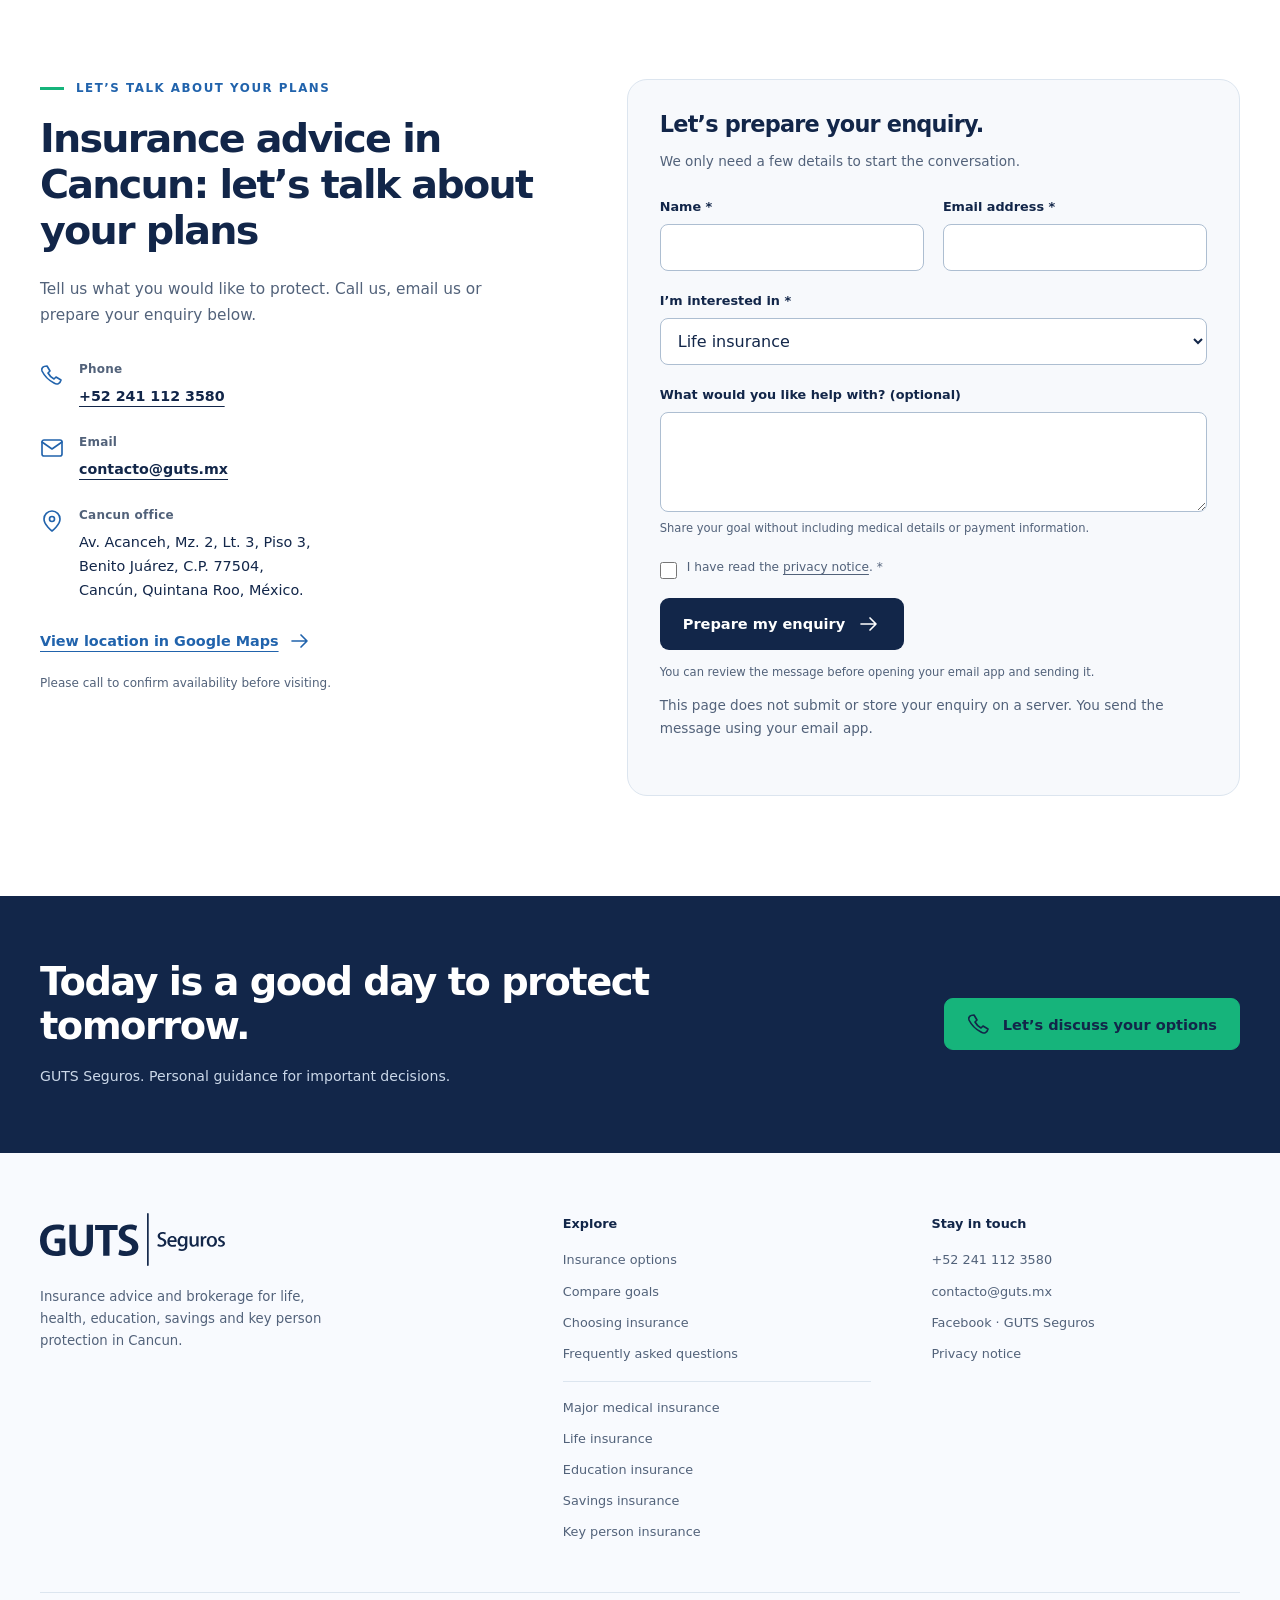
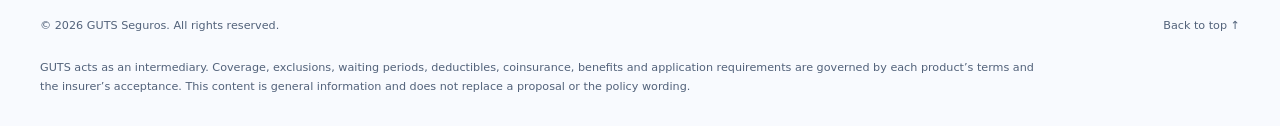
<file: en/life-insurance-cancun.html>
<!doctype html>
<html lang="en">
<head>
<meta charset="utf-8"><meta name="viewport" content="width=device-width,initial-scale=1,viewport-fit=cover"><title>Life insurance in Cancun: family protection | GUTS</title><meta name="description" content="Life insurance in Cancun: understand benefit amounts, beneficiaries, policy terms and exclusions. Explore protection for the people who depend on you."><meta name="robots" content="index,follow,max-image-preview:large"><meta name="theme-color" content="#122649"><meta name="referrer" content="strict-origin-when-cross-origin"><link rel="canonical" href="https://www.guts.mx/en/life-insurance-cancun.html"><link rel="alternate" hreflang="es-MX" href="https://www.guts.mx/seguro-de-vida-cancun.html"><link rel="alternate" hreflang="en" href="https://www.guts.mx/en/life-insurance-cancun.html"><link rel="alternate" hreflang="x-default" href="https://www.guts.mx/seguro-de-vida-cancun.html"><link rel="icon" type="image/svg+xml" href="../assets/images/logo.svg"><link rel="stylesheet" href="../assets/css/styles.css"><meta property="og:type" content="website"><meta property="og:site_name" content="GUTS Seguros"><meta property="og:locale" content="en_US"><meta property="og:title" content="Life insurance in Cancun: family protection | GUTS"><meta property="og:description" content="Life insurance in Cancun: understand benefit amounts, beneficiaries, policy terms and exclusions. Explore protection for the people who depend on you."><meta property="og:url" content="https://www.guts.mx/en/life-insurance-cancun.html"><meta property="og:image" content="https://www.guts.mx/assets/images/life.webp"><meta property="og:image:width" content="772"><meta property="og:image:height" content="772"><meta property="og:image:alt" content="Life insurance in Cancun"><meta name="twitter:card" content="summary_large_image"><meta name="twitter:title" content="Life insurance in Cancun: family protection | GUTS"><meta name="twitter:description" content="Life insurance in Cancun: understand benefit amounts, beneficiaries, policy terms and exclusions. Explore protection for the people who depend on you."><meta name="twitter:image" content="https://www.guts.mx/assets/images/life.webp"><meta name="twitter:image:alt" content="Life insurance in Cancun"><script type="application/ld+json">{"@context":"https://schema.org","@graph":[{"@type":"InsuranceAgency","@id":"https://www.guts.mx/#agencia","name":"GUTS Seguros","url":"https://www.guts.mx/","logo":{"@type":"ImageObject","url":"https://www.guts.mx/assets/images/logo.svg","width":183,"height":53},"telephone":"+522411123580","email":"contacto@guts.mx","address":{"@type":"PostalAddress","streetAddress":"Av. Acanceh, Mz. 2, Lt. 3, Piso 3, Benito Juárez","addressLocality":"Cancún","addressRegion":"Quintana Roo","postalCode":"77504","addressCountry":"MX"},"geo":{"@type":"GeoCoordinates","latitude":21.143583,"longitude":-86.825439},"areaServed":{"@type":"City","name":"Cancún"},"sameAs":["https://www.facebook.com/gutsseguros/"],"image":"https://www.guts.mx/assets/images/health.webp"},{"@type":"WebSite","@id":"https://www.guts.mx/#website","url":"https://www.guts.mx/","name":"GUTS Seguros","publisher":{"@id":"https://www.guts.mx/#agencia"},"inLanguage":["es-MX","en"]},{"@type":"WebPage","@id":"https://www.guts.mx/en/life-insurance-cancun.html#webpage","url":"https://www.guts.mx/en/life-insurance-cancun.html","name":"Life insurance in Cancun: family protection | GUTS","description":"Life insurance in Cancun: understand benefit amounts, beneficiaries, policy terms and exclusions. Explore protection for the people who depend on you.","inLanguage":"en","isPartOf":{"@id":"https://www.guts.mx/#website"},"about":{"@id":"https://www.guts.mx/#agencia"},"mainEntity":{"@id":"https://www.guts.mx/en/life-insurance-cancun.html#service"},"hasPart":{"@id":"https://www.guts.mx/en/life-insurance-cancun.html#preguntas"}},{"@type":"Service","@id":"https://www.guts.mx/en/life-insurance-cancun.html#service","url":"https://www.guts.mx/en/life-insurance-cancun.html","name":"Life insurance in Cancun","description":"Life insurance sets out a financial benefit for designated beneficiaries following a covered death. Its scope depends on the benefit amount, term, exclusions and other contracted conditions. Additional benefits must be confirmed in the policy.","serviceType":"Life insurance","provider":{"@id":"https://www.guts.mx/#agencia"},"areaServed":{"@type":"City","name":"Cancún"}},{"@type":"BreadcrumbList","@id":"https://www.guts.mx/en/life-insurance-cancun.html#breadcrumb","itemListElement":[{"@type":"ListItem","position":1,"name":"Home","item":"https://www.guts.mx/en/"},{"@type":"ListItem","position":2,"name":"Life insurance","item":"https://www.guts.mx/en/life-insurance-cancun.html"}]},{"@type":"FAQPage","@id":"https://www.guts.mx/en/life-insurance-cancun.html#preguntas","url":"https://www.guts.mx/en/life-insurance-cancun.html#preguntas","inLanguage":"en","isPartOf":{"@id":"https://www.guts.mx/en/life-insurance-cancun.html#webpage"},"mainEntity":[{"@type":"Question","name":"How much does life insurance in Cancun cost?","acceptedAnswer":{"@type":"Answer","text":"Premiums depend on factors such as age, the applicant’s profile, benefit amount, term and selected benefits. A personalised proposal lets you review costs and conditions; there is no universal price on this page."}},{"@type":"Question","name":"Does life insurance include disability cover?","acceptedAnswer":{"@type":"Answer","text":"Disability protection may be an additional benefit or part of a product, but should not be assumed. Review the definition, requirements, exclusions and the cover expressly purchased."}},{"@type":"Question","name":"Can I change my beneficiaries?","acceptedAnswer":{"@type":"Answer","text":"Check your policy’s process and conditions. Keeping the designation current helps your protection reflect your family circumstances and intentions."}},{"@type":"Question","name":"Does every life policy pay money back at the end?","acceptedAnswer":{"@type":"Answer","text":"No. What happens at maturity depends on the type of policy and purchased benefits. Do not confuse death protection with a product that includes savings or a survival benefit."}},{"@type":"Question","name":"How do I request advice from GUTS?","acceptedAnswer":{"@type":"Answer","text":"Share your name, contact details and general goal through the email enquiry or contact button. The insurer’s requirements can then be reviewed through the appropriate channels."}}]}]}</script></head>
<body data-language="en" data-service="vida" data-service-name="Life insurance" class="service-page">
<svg xmlns="http://www.w3.org/2000/svg" style="position:absolute;width:0;height:0;overflow:hidden" aria-hidden="true" focusable="false"><defs>
<symbol id="i-arrow" viewbox="0 0 24 24"><path d="M4 12h15m-6-6 6 6-6 6"></path></symbol>
<symbol id="i-health" viewbox="0 0 24 24"><path d="M9 3h6v6h6v6h-6v6H9v-6H3V9h6z"></path></symbol>
<symbol id="i-heart" viewbox="0 0 24 24"><path d="m12 21-8.3-8.1a5.5 5.5 0 0 1 7.8-7.8L12 6l.5-.9a5.5 5.5 0 0 1 7.8 7.8Z"></path></symbol>
<symbol id="i-education" viewbox="0 0 24 24"><path d="m2 8 10-5 10 5-10 5Zm4 3v6c3.7 3 8.3 3 12 0v-6m4-3v9"></path></symbol>
<symbol id="i-savings" viewbox="0 0 24 24"><path d="M4 13h3l4 3h5a2 2 0 0 0 0-4h-4L9 9H4m0 11h6l9-5a2 2 0 0 0-1-4M2 9h3v12H2"></path><circle cx="15" cy="5" r="3"></circle></symbol>
<symbol id="i-business" viewbox="0 0 24 24"><rect x="3" y="7" width="18" height="14" rx="2"></rect><path d="M8 7V3h8v4M3 12c6 3 12 3 18 0m-11 1v3h4v-3"></path></symbol>
<symbol id="i-check" viewbox="0 0 24 24"><circle cx="12" cy="12" r="9"></circle><path d="m8 12 3 3 5-6"></path></symbol>
<symbol id="i-phone" viewbox="0 0 24 24"><path d="m7 3 3 5-2 2c1.6 3 3 4.4 6 6l2-2 5 3c-1 4-4 5-7 3C8 17 5 14 2 8 1 5 3 3 7 3Z"></path></symbol>
<symbol id="i-mail" viewbox="0 0 24 24"><rect x="2" y="4" width="20" height="16" rx="2"></rect><path d="m2 6 10 7L22 6"></path></symbol>
<symbol id="i-pin" viewbox="0 0 24 24"><path d="M20 10c0 6-8 12-8 12S4 16 4 10a8 8 0 1 1 16 0Z"></path><circle cx="12" cy="10" r="2.5"></circle></symbol>
<symbol id="i-menu" viewbox="0 0 24 24"><path d="M4 6h16M4 12h16M4 18h16"></path></symbol>
<symbol id="i-person" viewbox="0 0 24 24"><circle cx="12" cy="7" r="4"></circle><path d="M4 21v-2a8 8 0 0 1 16 0v2"></path></symbol>
</defs></svg>
<a class="skip" href="#contenido"><span>Skip to content</span></a>
<div class="topline"><div class="wrap"><p class="top-message"><span>Here for you. With a human touch.</span></p><a href="tel:+522411123580"><svg class="icon" width="24" height="24" aria-hidden="true"><use href="#i-phone"></use></svg><span class="phone-label">+52 241 112 3580</span></a></div></div>
<header class="site-header"><div class="wrap nav">
<a class="brand" href="../index.html#inicio" aria-label="GUTS Seguros, home"><img src="../assets/images/logo.svg" width="183" height="53" alt="GUTS Seguros"></a>
<nav class="nav-links" aria-label="Main navigation"><a href="../index.html#seguros"><span>Insurance</span></a><a href="../index.html#como-funciona"><span>How it works</span></a><a href="../index.html#guia"><span>Before you choose</span></a><a href="../index.html#preguntas"><span>FAQs</span></a></nav>
<a class="btn btn-primary nav-cta" href="#contacto"><span>Talk to an adviser</span><svg class="icon" width="24" height="24" aria-hidden="true"><use href="#i-arrow"></use></svg></a>
<div class="lang-picker" id="language-picker" role="group" aria-label="Reading language"><a href="../seguro-de-vida-cancun.html" hreflang="es-MX" lang="es" aria-label="Español">ES</a><a href="../en/life-insurance-cancun.html" hreflang="en" lang="en" aria-label="English" aria-current="page">EN</a></div><button class="menu-button js-only" id="menu-toggle" type="button" aria-controls="mobile-nav" aria-expanded="false" aria-label="Open menu"><svg class="icon" width="24" height="24" aria-hidden="true"><use href="#i-menu"></use></svg></button>
</div><nav class="mobile-nav wrap" id="mobile-nav" aria-label="Mobile navigation" hidden><a href="../index.html#seguros"><span>Insurance</span></a><a href="../index.html#como-funciona"><span>How it works</span></a><a href="../index.html#guia"><span>Before you choose</span></a><a href="../index.html#preguntas"><span>FAQs</span></a><a href="#contacto"><span>Contact</span></a></nav></header>

<main id="contenido"><section class="service-hero" id="inicio" aria-labelledby="hero-title"><div class="wrap"><nav class="breadcrumbs" aria-label="Breadcrumb"><ol><li><a href="../index.html">Home</a></li><li aria-current="page">Life insurance</li></ol></nav><div class="hero-grid"><div class="hero-copy"><span class="eyebrow">GUTS Seguros · Personal advice</span><h1 id="hero-title">Life insurance in Cancun</h1><p class="hero-description">Your family has plans that depend on you. Learn what to review when choosing financial protection, including the benefit amount, policy term and any savings component.</p><div class="button-row"><a href="#contacto" class="btn btn-primary">Request advice about this insurance<svg class="icon" width="24" height="24" aria-hidden="true"><use href="#i-arrow"></use></svg></a><a class="btn btn-outline" href="#comparar">What to compare before choosing</a></div><p class="hero-note"><svg class="icon" width="24" height="24" aria-hidden="true"><use href="#i-check"></use></svg>Clear information. Request an individual proposal.</p></div><figure class="service-visual"><img src="../assets/images/life.webp" width="772" height="772" fetchpriority="high" decoding="async" alt="A family spending time outdoors with their baby"></figure></div></div></section>
<nav class="on-page" aria-label="On this page"><div class="wrap"><a href="#que-es">What it is</a><a href="#guia">Choosing a plan</a><a href="#comparar">Comparisons</a><a href="#como-funciona">Steps</a><a href="#preguntas">FAQs</a></div></nav>
<section class="definition-section" id="que-es" aria-labelledby="definition-title"><div class="wrap definition"><div><span class="eyebrow">A short answer</span><h2 id="definition-title">What is life insurance?</h2></div><p>Life insurance sets out a financial benefit for designated beneficiaries following a covered death. Its scope depends on the benefit amount, term, exclusions and other contracted conditions. Additional benefits must be confirmed in the policy.</p></div></section>
<section class="section" id="guia" aria-labelledby="guide-title"><div class="wrap guide-grid"><div class="guide-heading"><span class="eyebrow">A guide to your decision</span><h2 class="section-title" id="guide-title">How to think about your life insurance benefit amount</h2><p>Before choosing an amount, identify the commitments you want to support. No income multiplier is right for every family.</p></div><div><ul class="check-list"><li><svg class="icon" width="24" height="24" aria-hidden="true"><use href="#i-check"></use></svg><span>List the expenses and commitments of the people who depend on you.</span></li><li><svg class="icon" width="24" height="24" aria-hidden="true"><use href="#i-check"></use></svg><span>Separate immediate needs from goals that extend over several years.</span></li><li><svg class="icon" width="24" height="24" aria-hidden="true"><use href="#i-check"></use></svg><span>Review existing protection and its beneficiaries.</span></li><li><svg class="icon" width="24" height="24" aria-hidden="true"><use href="#i-check"></use></svg><span>Consider a premium you can sustain, not just afford in the first year.</span></li></ul><aside class="local-note"><h3>If you are in Cancun</h3><p>When looking for life insurance in Cancun, a local adviser can make the conversation easier, but your dependants, commitments and policy terms should guide the decision. Start your discussion with GUTS without sharing medical details or personal documents in this form.</p></aside></div></div></section><section class="section detail-table" id="comparar" aria-labelledby="comparar-title"><div class="wrap"><div class="section-head"><div><span class="eyebrow">Compare with context</span><h2 class="section-title" id="comparar-title">Term protection and life insurance with savings: what to compare</h2></div></div><div class="table-wrap" tabindex="0" role="region" aria-labelledby="comparar-title"><table><caption>An indicative comparison. It does not replace product terms or confirm acceptance or benefits.</caption><thead><tr><th scope="col">Aspect</th><th scope="col">Protection for a defined term</th><th scope="col">Protection with a savings component</th></tr></thead><tbody><tr><th scope="row">Purpose</th><td>Provide support after a covered death during the policy term.</td><td>Combine protection with an accumulation goal, depending on the product.</td></tr><tr><th scope="row">At the end of the term</th><td>Check whether cover ends and what continuation options exist.</td><td>Check any agreed survival or maturity benefit.</td></tr><tr><th scope="row">Before applying</th><td>Ask about renewals, exclusions and the policy term.</td><td>Distinguish guarantees from projections and costs.</td></tr></tbody></table></div></div></section><section class="section detail-table" id="comparativa-detalle" aria-labelledby="comparativa-detalle-title"><div class="wrap"><div class="section-head"><div><span class="eyebrow">Compare with context</span><h2 class="section-title" id="comparativa-detalle-title">Beneficiaries: a review worth making</h2></div></div><div class="table-wrap" tabindex="0" role="region" aria-labelledby="comparativa-detalle-title"><table><caption>An indicative comparison. It does not replace product terms or confirm acceptance or benefits.</caption><thead><tr><th scope="col">Item</th><th scope="col">What to review</th><th scope="col">Why it matters</th></tr></thead><tbody><tr><th scope="row">Identification</th><td>Names and details required by the policy.</td><td>Helps avoid ambiguity in the designation.</td></tr><tr><th scope="row">Allocation</th><td>Percentages and whether they reflect your intentions.</td><td>Sets out how the intended benefit is shared.</td></tr><tr><th scope="row">Family changes</th><td>Marriage, births, separation or other relevant changes.</td><td>Helps keep your instructions current.</td></tr></tbody></table></div></div></section><section class="section process" id="como-funciona" aria-labelledby="process-title"><div class="wrap"><span class="eyebrow">From questions to a decision</span><h2 class="section-title" id="process-title">How to request advice, step by step</h2><ol class="process-grid service-steps"><li class="process-step"><span class="step-num" aria-hidden="true">01</span><h3>Identify who you want to protect and for how long.</h3></li><li class="process-step"><span class="step-num" aria-hidden="true">02</span><h3>Review commitments, existing protection and budget.</h3></li><li class="process-step"><span class="step-num" aria-hidden="true">03</span><h3>Request a proposal with benefits and exclusions in writing.</h3></li><li class="process-step"><span class="step-num" aria-hidden="true">04</span><h3>Check beneficiaries, acceptance and the policy term before purchasing.</h3></li></ol></div></section>
<section class="section" id="preparar" aria-labelledby="prepare-title"><div class="wrap request-grid"><div><span class="eyebrow">Prepare for your conversation</span><h2 class="section-title" id="prepare-title">Information worth having ready</h2><p class="section-copy">These details help start the conversation. Formal documentation and requirements are confirmed later with the insurer.</p></div><ul class="bullet-list"><li>Your name and email to start the conversation.</li><li>Your protection goal and general information about financial dependants.</li><li>Your preferred timeframe and approximate budget.</li><li>Information about existing protection if you wish to review it with the adviser.</li></ul></div></section>
<section class="section faq" id="preguntas" aria-labelledby="faq-title"><div class="wrap faq-grid"><div class="faq-heading"><span class="eyebrow">Specific questions</span><h2 class="section-title" id="faq-title">Frequently asked questions: Life insurance</h2><p>General answers to help you understand a proposal. Request an individual review for your own circumstances.</p><a class="text-link" href="#contacto">Discuss my situation<svg class="icon" width="24" height="24" aria-hidden="true"><use href="#i-arrow"></use></svg></a></div><div class="faq-list"><details><summary>How much does life insurance in Cancun cost?</summary><p class="faq-answer">Premiums depend on factors such as age, the applicant’s profile, benefit amount, term and selected benefits. A personalised proposal lets you review costs and conditions; there is no universal price on this page.</p></details><details><summary>Does life insurance include disability cover?</summary><p class="faq-answer">Disability protection may be an additional benefit or part of a product, but should not be assumed. Review the definition, requirements, exclusions and the cover expressly purchased.</p></details><details><summary>Can I change my beneficiaries?</summary><p class="faq-answer">Check your policy’s process and conditions. Keeping the designation current helps your protection reflect your family circumstances and intentions.</p></details><details><summary>Does every life policy pay money back at the end?</summary><p class="faq-answer">No. What happens at maturity depends on the type of policy and purchased benefits. Do not confuse death protection with a product that includes savings or a survival benefit.</p></details><details><summary>How do I request advice from GUTS?</summary><p class="faq-answer">Share your name, contact details and general goal through the email enquiry or contact button. The insurer’s requirements can then be reviewed through the appropriate channels.</p></details></div></div></section>
<section class="section related" id="seguros" aria-labelledby="related-title"><div class="wrap"><span class="eyebrow">Related protection</span><h2 class="section-title" id="related-title">Other options to explore</h2><div class="related-grid"><a class="related-link" href="../en/major-medical-insurance-cancun.html"><svg class="icon" width="24" height="24" aria-hidden="true"><use href="#i-health"></use></svg><span>Major medical insurance in Cancun</span><svg class="icon" width="24" height="24" aria-hidden="true"><use href="#i-arrow"></use></svg></a><a class="related-link" href="../en/education-insurance-cancun.html"><svg class="icon" width="24" height="24" aria-hidden="true"><use href="#i-education"></use></svg><span>Education insurance in Cancun</span><svg class="icon" width="24" height="24" aria-hidden="true"><use href="#i-arrow"></use></svg></a><a class="related-link" href="../en/savings-insurance-cancun.html"><svg class="icon" width="24" height="24" aria-hidden="true"><use href="#i-savings"></use></svg><span>Savings insurance in Cancun</span><svg class="icon" width="24" height="24" aria-hidden="true"><use href="#i-arrow"></use></svg></a><a class="related-link" href="../en/key-person-insurance-cancun.html"><svg class="icon" width="24" height="24" aria-hidden="true"><use href="#i-business"></use></svg><span>Key person insurance in Cancun</span><svg class="icon" width="24" height="24" aria-hidden="true"><use href="#i-arrow"></use></svg></a></div><aside class="source-note"><h3>Sources for further reading</h3><ul><li><a href="https://revista.condusef.gob.mx/seguros/vida/2021/01/elige-el-mejor-seguro-de-vida/" target="_blank" rel="noopener noreferrer">CONDUSEF · elegir un seguro de vida</a></li><li><a href="https://revista.condusef.gob.mx/seguros/vida/2021/08/un-seguro-de-vida-protege-tu-patrimonio/" target="_blank" rel="noopener noreferrer">CONDUSEF · protección patrimonial</a></li></ul><p>These are general reference sources. They do not imply a commercial affiliation or that a particular product is available through GUTS. Your insurer’s proposal determines the applicable terms.</p></aside></div></section><section class="section" id="contacto" aria-labelledby="contact-title"><div class="wrap contact-grid"><div><span class="eyebrow"><span>Let’s talk about your plans</span></span><h2 class="section-title" id="contact-title"><span>Insurance advice in Cancun: let’s talk about your plans</span></h2><p class="contact-intro"><span>Tell us what you would like to protect. Call us, email us or prepare your enquiry below.</span></p>
<div class="contact-item"><svg class="icon" width="24" height="24" aria-hidden="true"><use href="#i-phone"></use></svg><div><strong><span>Phone</span></strong><a href="tel:+522411123580">+52 241 112 3580</a></div></div>
<div class="contact-item"><svg class="icon" width="24" height="24" aria-hidden="true"><use href="#i-mail"></use></svg><div><strong><span>Email</span></strong><a href="mailto:contacto@guts.mx">contacto@guts.mx</a></div></div>
<div class="contact-item"><svg class="icon" width="24" height="24" aria-hidden="true"><use href="#i-pin"></use></svg><div><strong><span>Cancun office</span></strong><address>Av. Acanceh, Mz. 2, Lt. 3, Piso 3,<br>Benito Juárez, C.P. 77504,<br>Cancún, Quintana Roo, México.</address></div></div>
<a class="text-link" href="https://www.google.com/maps/search/?api=1&amp;query=21.143583%2C-86.825439" target="_blank" rel="noopener noreferrer"><span>View location in Google Maps</span><svg class="icon" width="24" height="24" aria-hidden="true"><use href="#i-arrow"></use></svg></a><p class="contact-small"><span>Please call to confirm availability before visiting.</span></p>
</div><div class="quote-panel"><h3><span>Let’s prepare your enquiry.</span></h3><p><span>We only need a few details to start the conversation.</span></p>
<form id="quote-form" hidden><div class="form-grid"><div class="field"><label for="name"><span>Name *</span></label><input id="name" name="name" autocomplete="name" maxlength="80" required></div><div class="field"><label for="email"><span>Email address *</span></label><input id="email" name="email" type="email" autocomplete="email" maxlength="160" required></div><div class="field full"><label for="insurance"><span>I’m interested in *</span></label><select id="insurance" name="insurance" required><option value="">Select an option</option><option value="gastos-medicos">Major medical insurance</option><option value="vida" selected>Life insurance</option><option value="educacion">Education insurance</option><option value="ahorro">Savings insurance</option><option value="persona-clave">Key person insurance</option><option value="orientacion">I’m not sure yet; I’d like guidance</option></select></div><div class="field full"><label for="message"><span>What would you like help with? (optional)</span></label><textarea id="message" name="message" rows="3" maxlength="600" aria-describedby="message-help"></textarea><small class="field-help" id="message-help"><span>Share your goal without including medical details or payment information.</span></small></div></div>
<label class="check"><input type="checkbox" id="privacy" name="privacy" required><span><span>I have read the</span> <a href="https://www.guts.mx/aviso-de-privacidad" target="_blank" rel="noopener noreferrer"><span>privacy notice</span></a>. *</span></label>
<button class="btn btn-primary" type="submit"><span>Prepare my enquiry</span><svg class="icon" width="24" height="24" aria-hidden="true"><use href="#i-arrow"></use></svg></button><p class="form-note"><span>You can review the message before opening your email app and sending it.</span></p></form>
<noscript><p><span>To start an enquiry, email contacto@guts.mx or call +52 241 112 3580.</span></p><p><a class="text-link" href="mailto:contacto@guts.mx"><span>Open email</span><svg class="icon" width="24" height="24" aria-hidden="true"><use href="#i-arrow"></use></svg></a></p></noscript>
<section id="draft" class="draft" hidden aria-labelledby="draft-title"><h4 id="draft-title"><span>Your message is ready to review.</span></h4><pre id="draft-content"></pre><div class="button-row"><a class="btn btn-primary" id="draft-email" href="mailto:contacto@guts.mx"><svg class="icon" width="24" height="24" aria-hidden="true"><use href="#i-mail"></use></svg><span>Open my email app</span></a><button class="btn btn-outline" id="copy-draft" type="button"><span>Copy message</span></button></div><p id="draft-status" class="draft-status" role="status" aria-live="polite"></p></section>
<p class="contact-privacy"><span>This page does not submit or store your enquiry on a server. You send the message using your email app.</span></p></div></div></section>

<section class="closing" aria-labelledby="closing-title"><div class="wrap"><div><h2 id="closing-title"><span>Today is a good day to protect tomorrow.</span></h2><p><span>GUTS Seguros. Personal guidance for important decisions.</span></p></div><a class="btn btn-green" href="tel:+522411123580"><svg class="icon" width="24" height="24" aria-hidden="true"><use href="#i-phone"></use></svg><span>Let’s discuss your options</span></a></div></section>
</main><footer class="footer"><div class="wrap"><div class="footer-grid"><div class="footer-brand"><a class="brand" href="../index.html#inicio" aria-label="GUTS Seguros, home"><img src="../assets/images/logo.svg" width="183" height="53" loading="lazy" alt="GUTS Seguros"></a><p class="footer-about"><span>Insurance advice and brokerage for life, health, education, savings and key person protection in Cancun.</span></p></div><nav class="footer-links" aria-label="Explore the site"><h3><span>Explore</span></h3><ul><li><a href="../index.html#seguros"><span>Insurance options</span></a></li><li><a href="../index.html#comparar"><span>Compare goals</span></a></li><li><a href="../index.html#guia"><span>Choosing insurance</span></a></li><li><a href="../index.html#preguntas"><span>Frequently asked questions</span></a></li></ul><ul class="footer-service-links"><li><a href="../en/major-medical-insurance-cancun.html">Major medical insurance</a></li><li><a href="../en/life-insurance-cancun.html">Life insurance</a></li><li><a href="../en/education-insurance-cancun.html">Education insurance</a></li><li><a href="../en/savings-insurance-cancun.html">Savings insurance</a></li><li><a href="../en/key-person-insurance-cancun.html">Key person insurance</a></li></ul></nav><nav class="footer-links" aria-label="Contact and resources"><h3><span>Stay in touch</span></h3><ul><li><a href="tel:+522411123580">+52 241 112 3580</a></li><li><a href="mailto:contacto@guts.mx">contacto@guts.mx</a></li><li><a href="https://www.facebook.com/gutsseguros/" target="_blank" rel="noopener noreferrer">Facebook · GUTS Seguros</a></li><li><a href="https://www.guts.mx/aviso-de-privacidad"><span>Privacy notice</span></a></li></ul></nav></div><div class="footer-bottom"><p>© <span id="year">2026</span> GUTS Seguros. <span>All rights reserved.</span></p><a href="../index.html#inicio"><span>Back to top ↑</span></a></div><p class="disclaimer"><span>GUTS acts as an intermediary. Coverage, exclusions, waiting periods, deductibles, coinsurance, benefits and application requirements are governed by each product’s terms and the insurer’s acceptance. This content is general information and does not replace a proposal or the policy wording.</span></p></div></footer>
<div class="mobile-actions"><a class="btn btn-outline" href="tel:+522411123580"><svg class="icon" width="24" height="24" aria-hidden="true"><use href="#i-phone"></use></svg><span>Call</span></a><a class="btn btn-primary" href="#contacto"><span>Talk to an adviser</span><svg class="icon" width="24" height="24" aria-hidden="true"><use href="#i-arrow"></use></svg></a></div>
<a id="whatsapp-float" class="whatsapp-float" href="https://wa.me/522411123580?text=Hello%2C%20I%20would%20like%20advice%20about%20Life%20insurance." target="_blank" rel="noopener noreferrer" aria-label="Message us on WhatsApp" title="WhatsApp"><svg class="wa-icon" width="29" height="29" viewbox="0 0 24 24" aria-hidden="true" focusable="false"><path d="M17.472 14.382c-.297-.149-1.758-.867-2.03-.967-.273-.099-.471-.148-.67.15-.197.297-.767.966-.94 1.164-.173.199-.347.223-.644.075-.297-.15-1.255-.463-2.39-1.475-.883-.788-1.48-1.761-1.653-2.059-.173-.297-.018-.458.13-.606.134-.133.298-.347.446-.52.149-.174.198-.298.298-.497.099-.198.05-.371-.025-.52-.075-.149-.669-1.612-.916-2.207-.242-.579-.487-.5-.669-.51-.173-.008-.371-.01-.57-.01-.198 0-.52.074-.792.372-.272.297-1.04 1.016-1.04 2.479 0 1.462 1.065 2.875 1.213 3.074.149.198 2.096 3.2 5.077 4.487.709.306 1.262.489 1.694.625.712.227 1.36.195 1.871.118.571-.085 1.758-.719 2.006-1.413.248-.694.248-1.289.173-1.413-.074-.124-.272-.198-.57-.347m-5.421 7.403h-.004a9.87 9.87 0 0 1-5.031-1.378l-.361-.214-3.741.982.998-3.648-.235-.374a9.86 9.86 0 0 1-1.51-5.26c.001-5.45 4.436-9.884 9.888-9.884 2.64 0 5.122 1.03 6.988 2.898a9.825 9.825 0 0 1 2.893 6.994c-.003 5.45-4.437 9.884-9.885 9.884m8.413-18.297A11.815 11.815 0 0 0 12.05 0C5.495 0 .16 5.335.157 11.892c0 2.096.547 4.142 1.588 5.945L.057 24l6.305-1.654a11.882 11.882 0 0 0 5.683 1.448h.005c6.554 0 11.89-5.335 11.893-11.893a11.821 11.821 0 0 0-3.48-8.413z"></path></svg><span class="wa-label">WhatsApp</span></a>

<script src="../assets/js/main.js" defer></script></body></html>
</file>
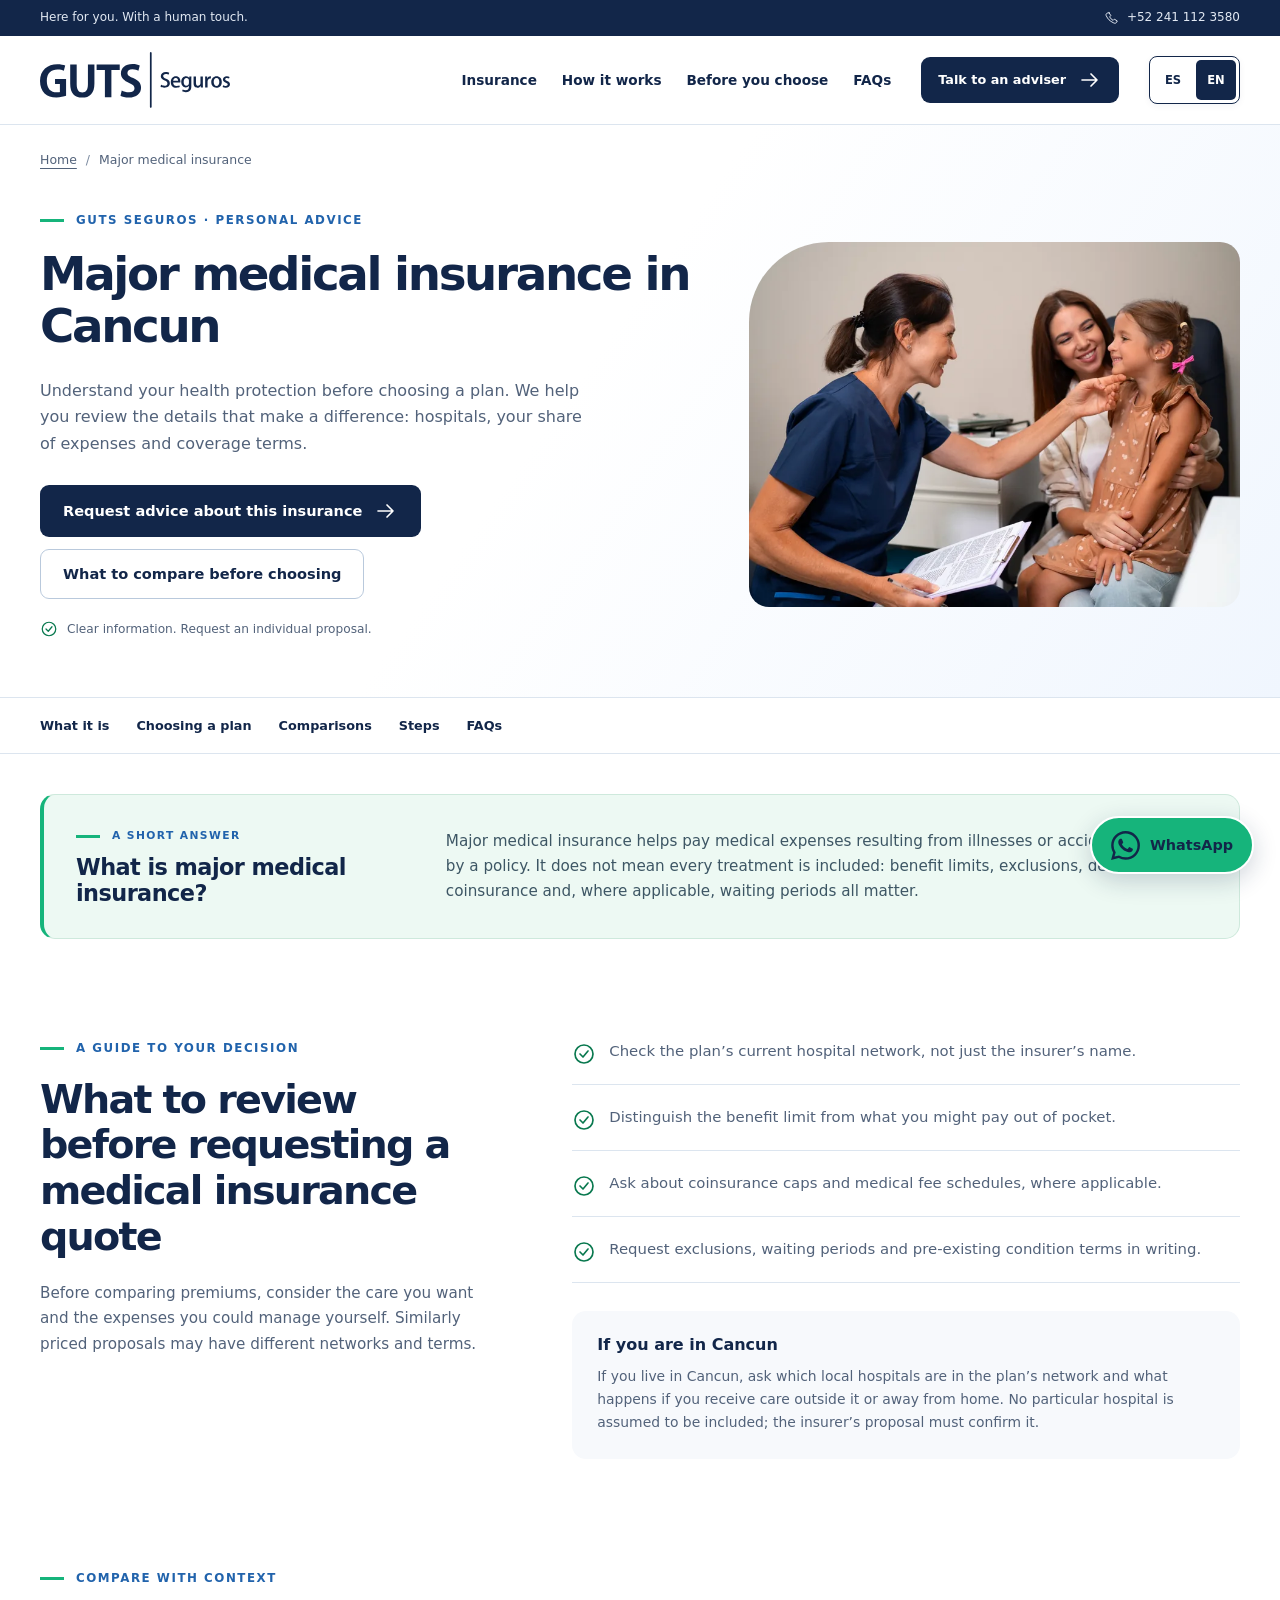
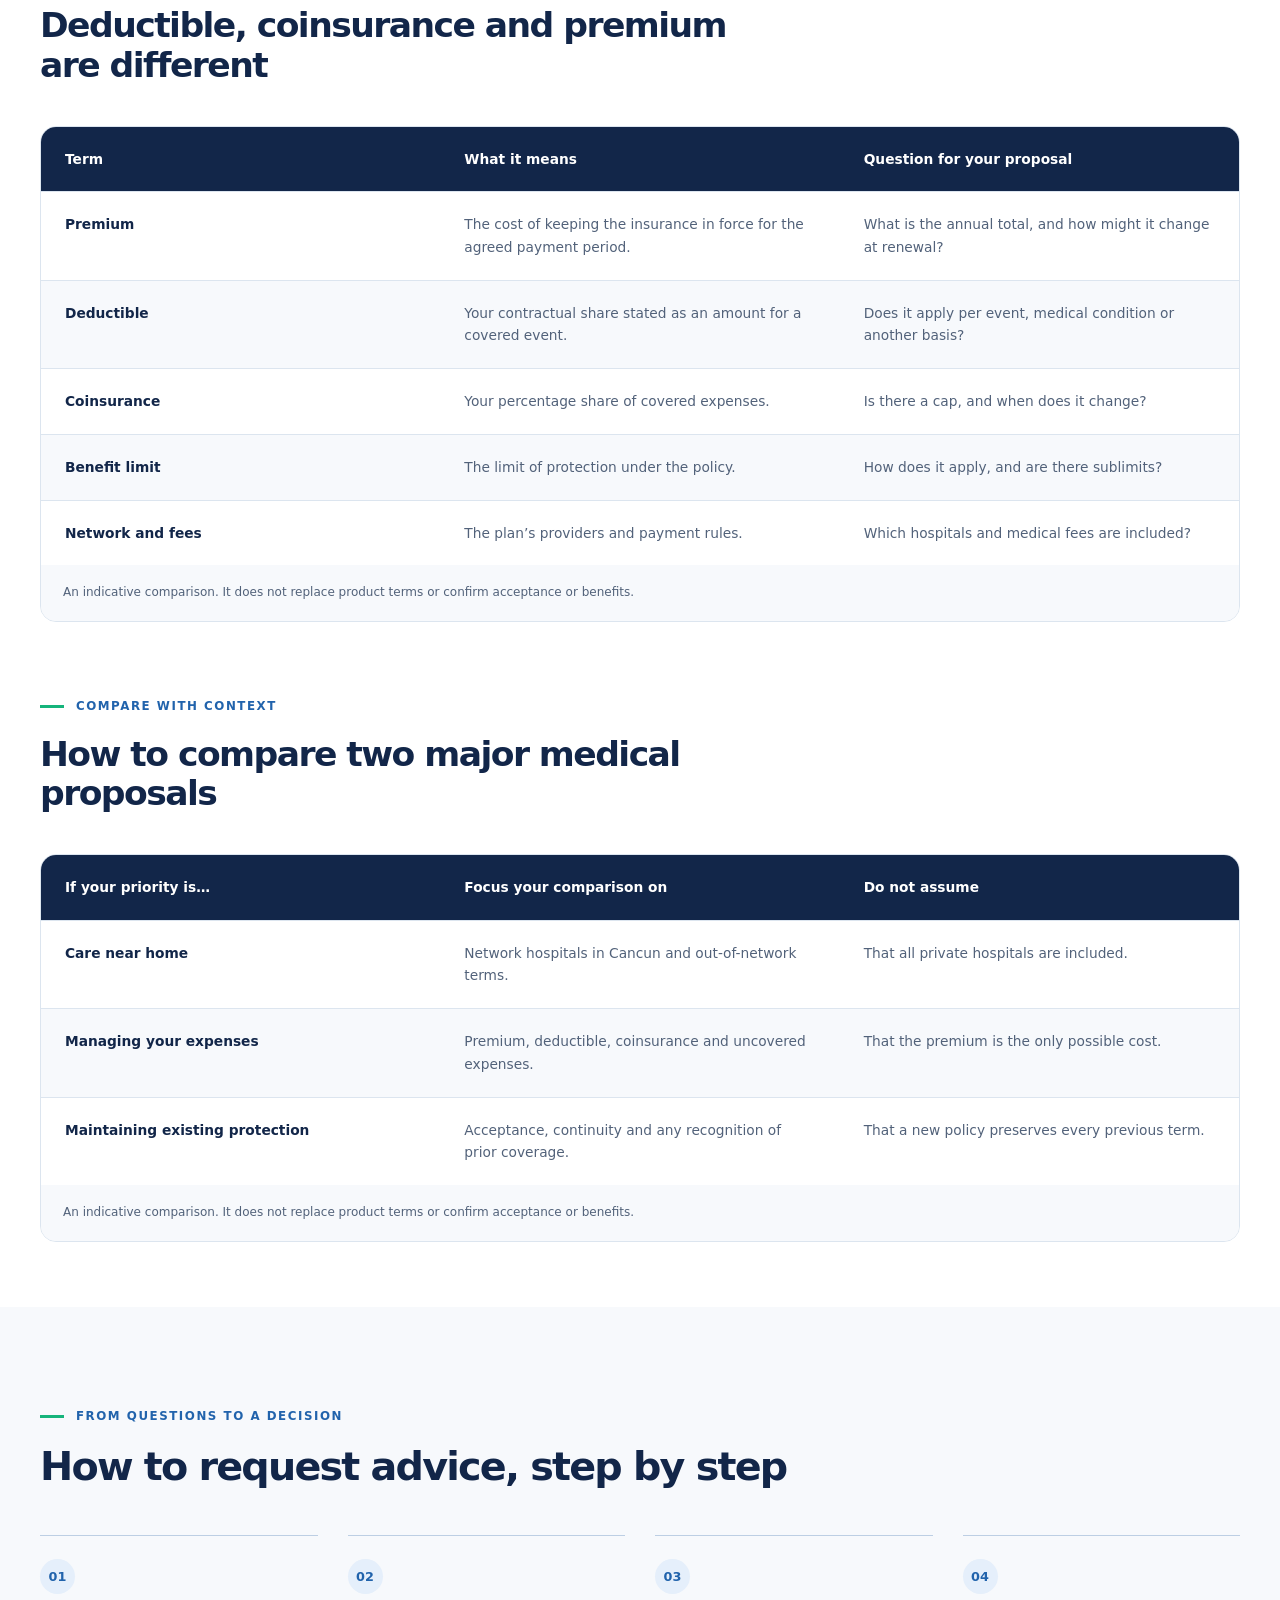
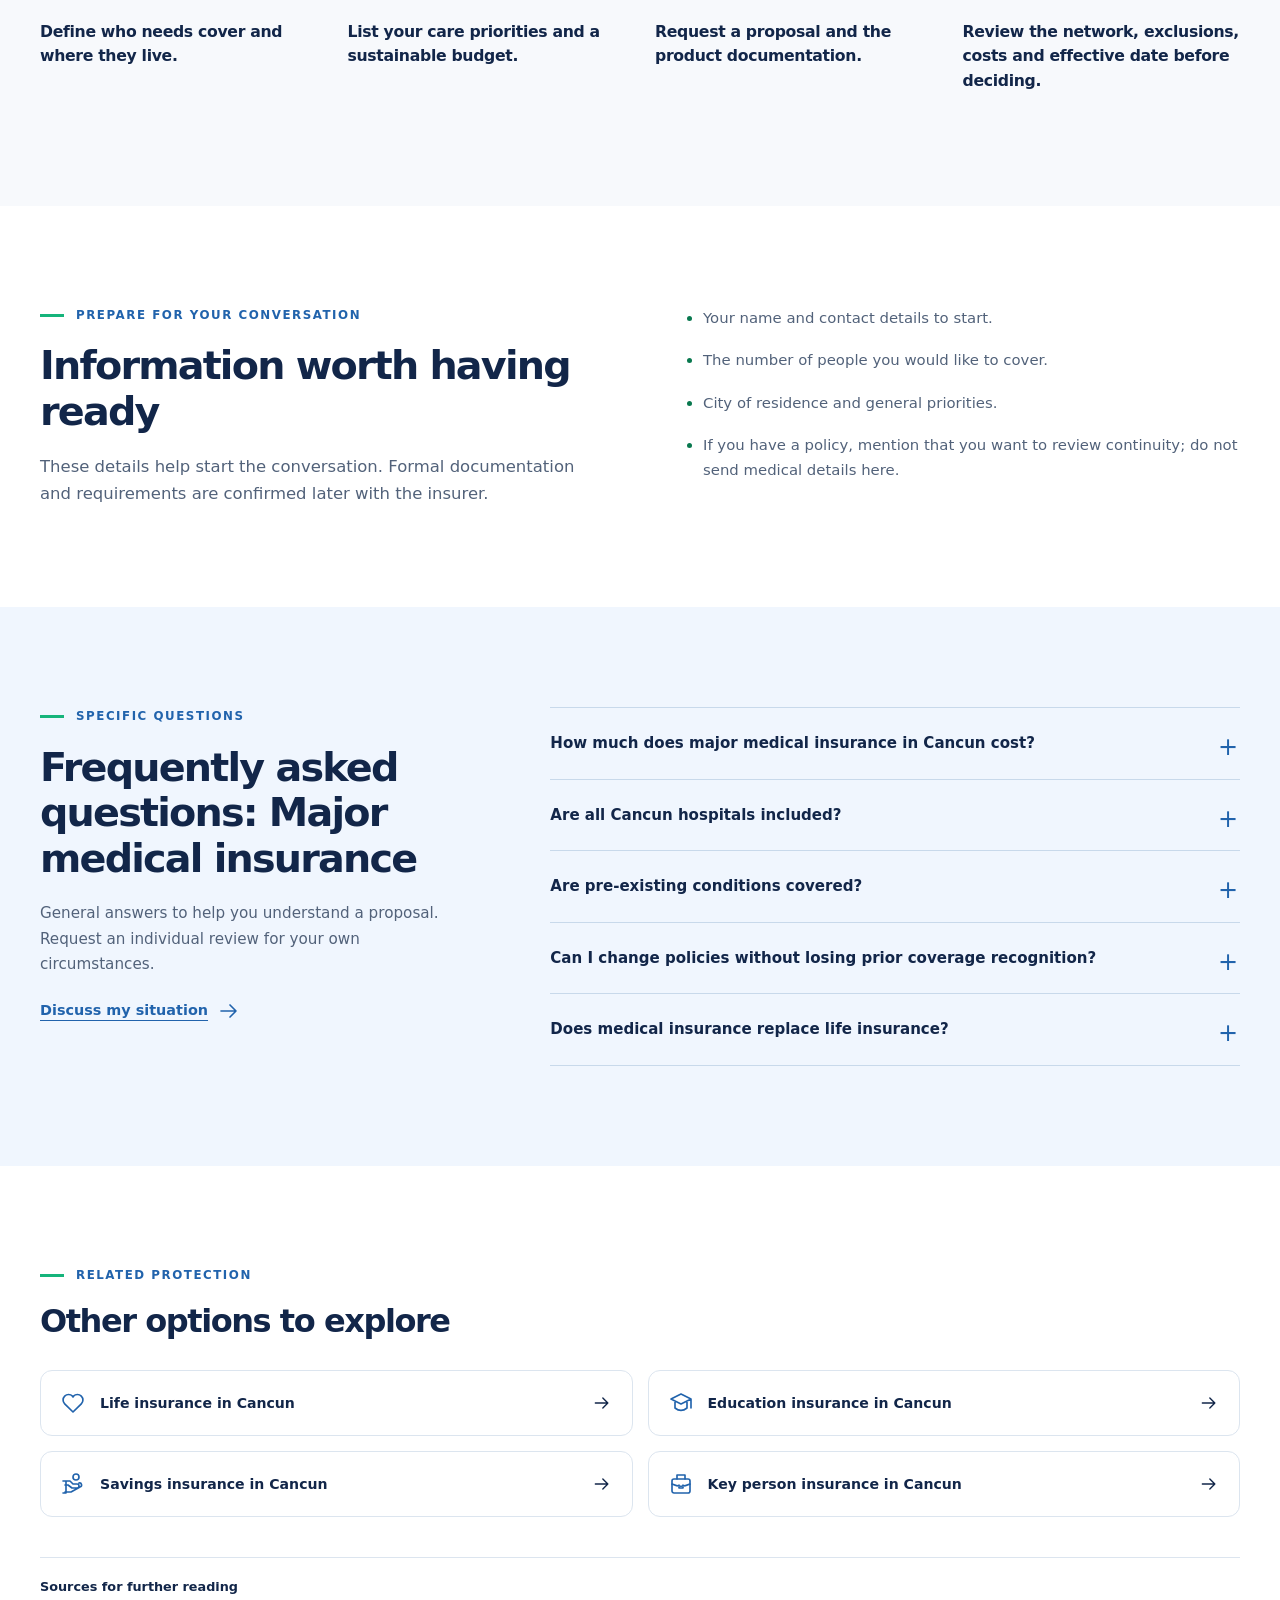
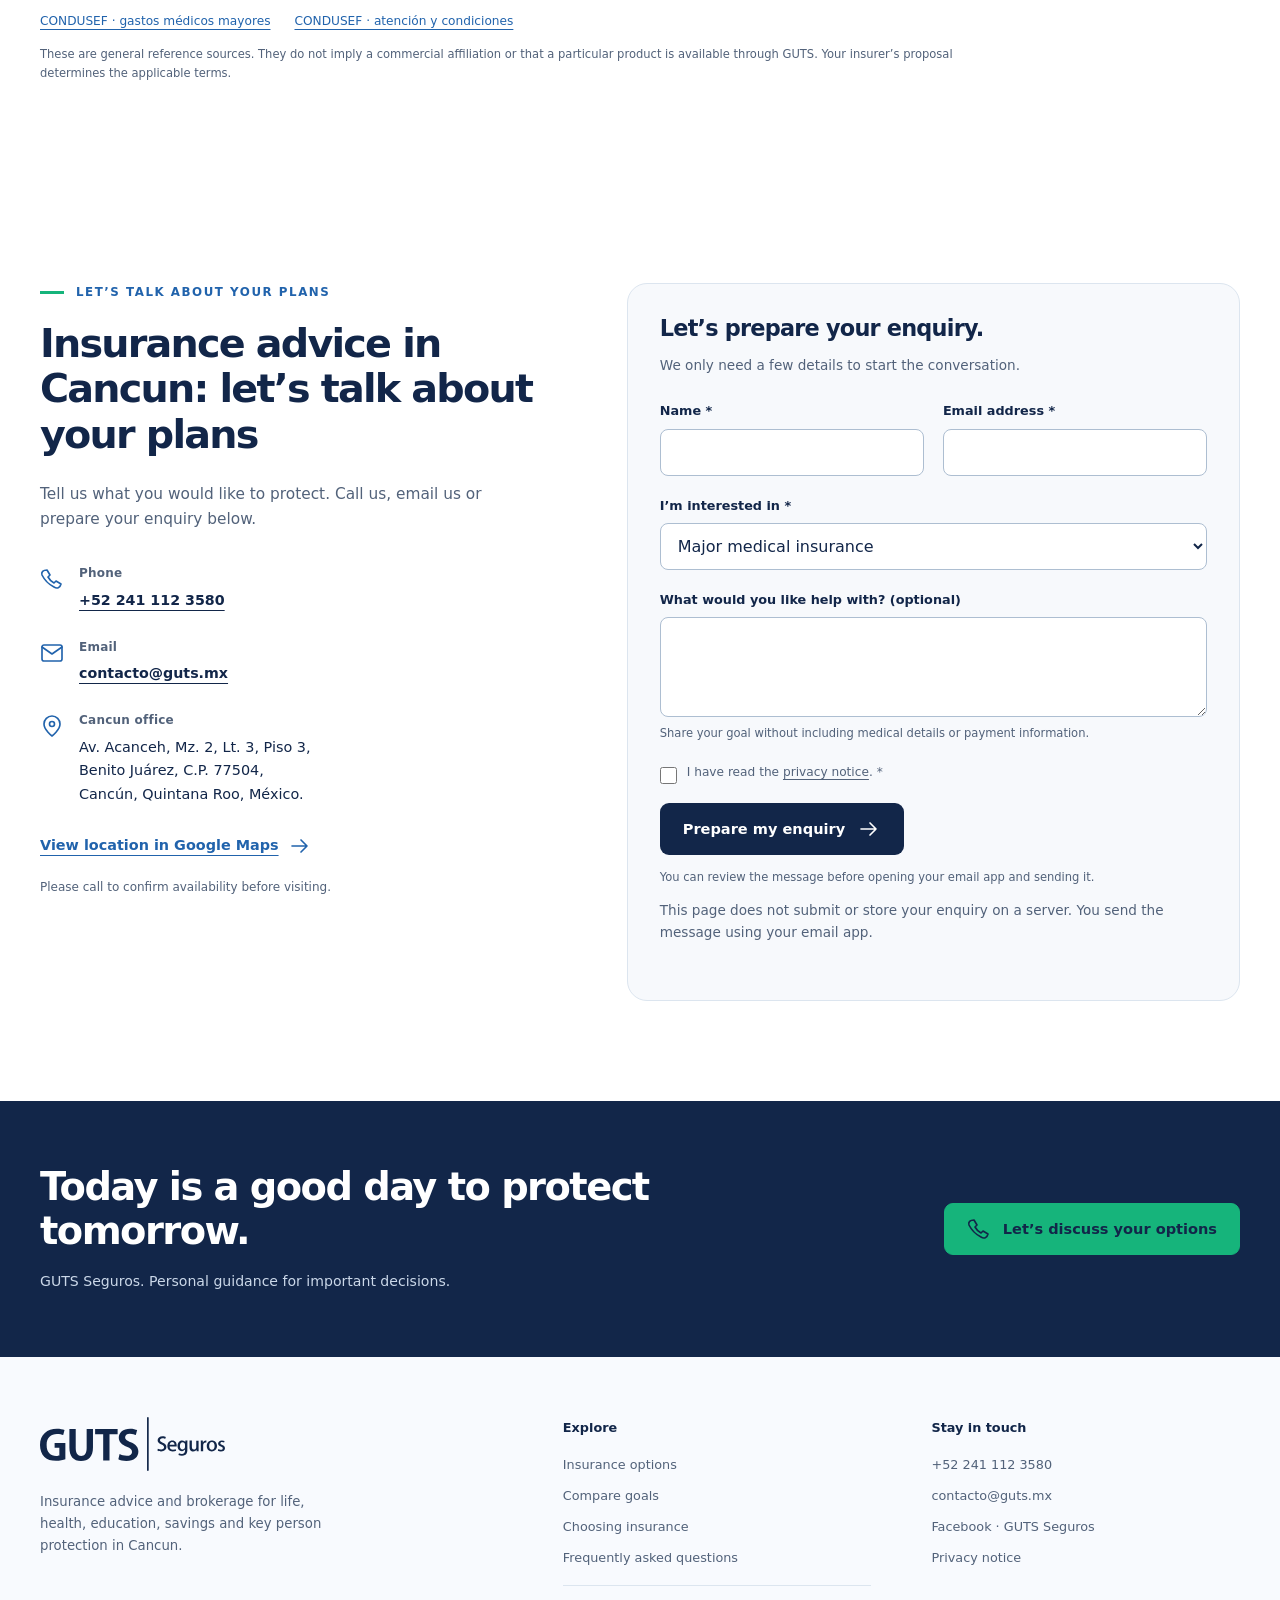
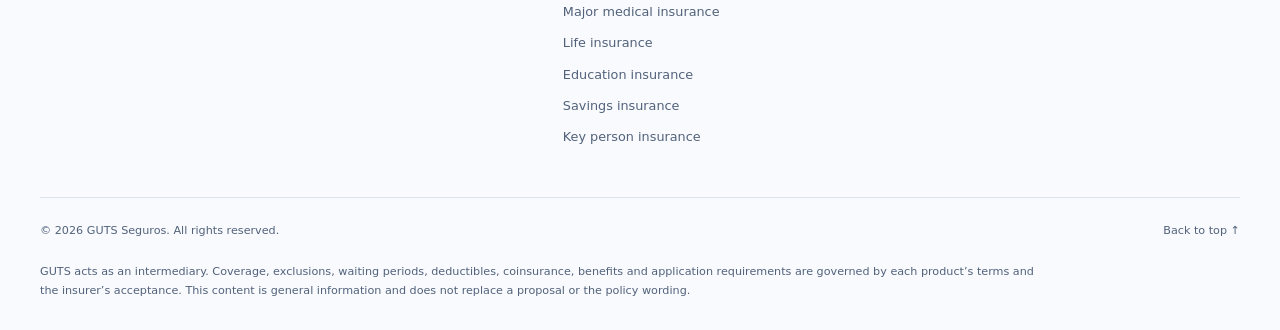
<file: en/major-medical-insurance-cancun.html>
<!doctype html>
<html lang="en">
<head>
<meta charset="utf-8"><meta name="viewport" content="width=device-width,initial-scale=1,viewport-fit=cover"><title>Major medical insurance in Cancun | GUTS Seguros</title><meta name="description" content="Major medical insurance in Cancun: understand deductibles, coinsurance, hospital networks and policy terms. Request personal guidance from GUTS Seguros."><meta name="robots" content="index,follow,max-image-preview:large"><meta name="theme-color" content="#122649"><meta name="referrer" content="strict-origin-when-cross-origin"><link rel="canonical" href="https://www.guts.mx/en/major-medical-insurance-cancun.html"><link rel="alternate" hreflang="es-MX" href="https://www.guts.mx/seguro-gastos-medicos-mayores-cancun.html"><link rel="alternate" hreflang="en" href="https://www.guts.mx/en/major-medical-insurance-cancun.html"><link rel="alternate" hreflang="x-default" href="https://www.guts.mx/seguro-gastos-medicos-mayores-cancun.html"><link rel="icon" type="image/svg+xml" href="../assets/images/logo.svg"><link rel="stylesheet" href="../assets/css/styles.css"><meta property="og:type" content="website"><meta property="og:site_name" content="GUTS Seguros"><meta property="og:locale" content="en_US"><meta property="og:title" content="Major medical insurance in Cancun | GUTS Seguros"><meta property="og:description" content="Major medical insurance in Cancun: understand deductibles, coinsurance, hospital networks and policy terms. Request personal guidance from GUTS Seguros."><meta property="og:url" content="https://www.guts.mx/en/major-medical-insurance-cancun.html"><meta property="og:image" content="https://www.guts.mx/assets/images/health.webp"><meta property="og:image:width" content="900"><meta property="og:image:height" content="600"><meta property="og:image:alt" content="Major medical insurance in Cancun"><meta name="twitter:card" content="summary_large_image"><meta name="twitter:title" content="Major medical insurance in Cancun | GUTS Seguros"><meta name="twitter:description" content="Major medical insurance in Cancun: understand deductibles, coinsurance, hospital networks and policy terms. Request personal guidance from GUTS Seguros."><meta name="twitter:image" content="https://www.guts.mx/assets/images/health.webp"><meta name="twitter:image:alt" content="Major medical insurance in Cancun"><script type="application/ld+json">{"@context":"https://schema.org","@graph":[{"@type":"InsuranceAgency","@id":"https://www.guts.mx/#agencia","name":"GUTS Seguros","url":"https://www.guts.mx/","logo":{"@type":"ImageObject","url":"https://www.guts.mx/assets/images/logo.svg","width":183,"height":53},"telephone":"+522411123580","email":"contacto@guts.mx","address":{"@type":"PostalAddress","streetAddress":"Av. Acanceh, Mz. 2, Lt. 3, Piso 3, Benito Juárez","addressLocality":"Cancún","addressRegion":"Quintana Roo","postalCode":"77504","addressCountry":"MX"},"geo":{"@type":"GeoCoordinates","latitude":21.143583,"longitude":-86.825439},"areaServed":{"@type":"City","name":"Cancún"},"sameAs":["https://www.facebook.com/gutsseguros/"],"image":"https://www.guts.mx/assets/images/health.webp"},{"@type":"WebSite","@id":"https://www.guts.mx/#website","url":"https://www.guts.mx/","name":"GUTS Seguros","publisher":{"@id":"https://www.guts.mx/#agencia"},"inLanguage":["es-MX","en"]},{"@type":"WebPage","@id":"https://www.guts.mx/en/major-medical-insurance-cancun.html#webpage","url":"https://www.guts.mx/en/major-medical-insurance-cancun.html","name":"Major medical insurance in Cancun | GUTS Seguros","description":"Major medical insurance in Cancun: understand deductibles, coinsurance, hospital networks and policy terms. Request personal guidance from GUTS Seguros.","inLanguage":"en","isPartOf":{"@id":"https://www.guts.mx/#website"},"about":{"@id":"https://www.guts.mx/#agencia"},"mainEntity":{"@id":"https://www.guts.mx/en/major-medical-insurance-cancun.html#service"},"hasPart":{"@id":"https://www.guts.mx/en/major-medical-insurance-cancun.html#preguntas"}},{"@type":"Service","@id":"https://www.guts.mx/en/major-medical-insurance-cancun.html#service","url":"https://www.guts.mx/en/major-medical-insurance-cancun.html","name":"Major medical insurance in Cancun","description":"Major medical insurance helps pay medical expenses resulting from illnesses or accidents covered by a policy. It does not mean every treatment is included: benefit limits, exclusions, deductibles, coinsurance and, where applicable, waiting periods all matter.","serviceType":"Major medical insurance","provider":{"@id":"https://www.guts.mx/#agencia"},"areaServed":{"@type":"City","name":"Cancún"}},{"@type":"BreadcrumbList","@id":"https://www.guts.mx/en/major-medical-insurance-cancun.html#breadcrumb","itemListElement":[{"@type":"ListItem","position":1,"name":"Home","item":"https://www.guts.mx/en/"},{"@type":"ListItem","position":2,"name":"Major medical insurance","item":"https://www.guts.mx/en/major-medical-insurance-cancun.html"}]},{"@type":"FAQPage","@id":"https://www.guts.mx/en/major-medical-insurance-cancun.html#preguntas","url":"https://www.guts.mx/en/major-medical-insurance-cancun.html#preguntas","inLanguage":"en","isPartOf":{"@id":"https://www.guts.mx/en/major-medical-insurance-cancun.html#webpage"},"mainEntity":[{"@type":"Question","name":"How much does major medical insurance in Cancun cost?","acceptedAnswer":{"@type":"Answer","text":"There is no single price. Cost depends on the applicants’ profiles, benefit limits, network, deductible, coinsurance and other product details. Request an individual proposal; this page does not publish premiums or confirm acceptance."}},{"@type":"Question","name":"Are all Cancun hospitals included?","acceptedAnswer":{"@type":"Answer","text":"Do not assume so. Each plan has its own network and care rules. Request the current directory and confirm payment terms for out-of-network hospitals or doctors."}},{"@type":"Question","name":"Are pre-existing conditions covered?","acceptedAnswer":{"@type":"Answer","text":"This depends on the insurer’s assessment and terms. A pre-existing condition can affect acceptance, exclusions or the terms offered. Obtain a documented answer for your own case."}},{"@type":"Question","name":"Can I change policies without losing prior coverage recognition?","acceptedAnswer":{"@type":"Answer","text":"This is not automatic. Review the new insurer’s terms and any recognition authorised in writing. Avoid cancelling existing cover before understanding acceptance and the new policy’s start date."}},{"@type":"Question","name":"Does medical insurance replace life insurance?","acceptedAnswer":{"@type":"Answer","text":"They serve different purposes. Major medical insurance addresses covered medical care; life insurance provides a financial benefit after a covered death. The right combination depends on your priorities."}}]}]}</script></head>
<body data-language="en" data-service="gastos-medicos" data-service-name="Major medical insurance" class="service-page">
<svg xmlns="http://www.w3.org/2000/svg" style="position:absolute;width:0;height:0;overflow:hidden" aria-hidden="true" focusable="false"><defs>
<symbol id="i-arrow" viewbox="0 0 24 24"><path d="M4 12h15m-6-6 6 6-6 6"></path></symbol>
<symbol id="i-health" viewbox="0 0 24 24"><path d="M9 3h6v6h6v6h-6v6H9v-6H3V9h6z"></path></symbol>
<symbol id="i-heart" viewbox="0 0 24 24"><path d="m12 21-8.3-8.1a5.5 5.5 0 0 1 7.8-7.8L12 6l.5-.9a5.5 5.5 0 0 1 7.8 7.8Z"></path></symbol>
<symbol id="i-education" viewbox="0 0 24 24"><path d="m2 8 10-5 10 5-10 5Zm4 3v6c3.7 3 8.3 3 12 0v-6m4-3v9"></path></symbol>
<symbol id="i-savings" viewbox="0 0 24 24"><path d="M4 13h3l4 3h5a2 2 0 0 0 0-4h-4L9 9H4m0 11h6l9-5a2 2 0 0 0-1-4M2 9h3v12H2"></path><circle cx="15" cy="5" r="3"></circle></symbol>
<symbol id="i-business" viewbox="0 0 24 24"><rect x="3" y="7" width="18" height="14" rx="2"></rect><path d="M8 7V3h8v4M3 12c6 3 12 3 18 0m-11 1v3h4v-3"></path></symbol>
<symbol id="i-check" viewbox="0 0 24 24"><circle cx="12" cy="12" r="9"></circle><path d="m8 12 3 3 5-6"></path></symbol>
<symbol id="i-phone" viewbox="0 0 24 24"><path d="m7 3 3 5-2 2c1.6 3 3 4.4 6 6l2-2 5 3c-1 4-4 5-7 3C8 17 5 14 2 8 1 5 3 3 7 3Z"></path></symbol>
<symbol id="i-mail" viewbox="0 0 24 24"><rect x="2" y="4" width="20" height="16" rx="2"></rect><path d="m2 6 10 7L22 6"></path></symbol>
<symbol id="i-pin" viewbox="0 0 24 24"><path d="M20 10c0 6-8 12-8 12S4 16 4 10a8 8 0 1 1 16 0Z"></path><circle cx="12" cy="10" r="2.5"></circle></symbol>
<symbol id="i-menu" viewbox="0 0 24 24"><path d="M4 6h16M4 12h16M4 18h16"></path></symbol>
<symbol id="i-person" viewbox="0 0 24 24"><circle cx="12" cy="7" r="4"></circle><path d="M4 21v-2a8 8 0 0 1 16 0v2"></path></symbol>
</defs></svg>
<a class="skip" href="#contenido"><span>Skip to content</span></a>
<div class="topline"><div class="wrap"><p class="top-message"><span>Here for you. With a human touch.</span></p><a href="tel:+522411123580"><svg class="icon" width="24" height="24" aria-hidden="true"><use href="#i-phone"></use></svg><span class="phone-label">+52 241 112 3580</span></a></div></div>
<header class="site-header"><div class="wrap nav">
<a class="brand" href="../index.html#inicio" aria-label="GUTS Seguros, home"><img src="../assets/images/logo.svg" width="183" height="53" alt="GUTS Seguros"></a>
<nav class="nav-links" aria-label="Main navigation"><a href="../index.html#seguros"><span>Insurance</span></a><a href="../index.html#como-funciona"><span>How it works</span></a><a href="../index.html#guia"><span>Before you choose</span></a><a href="../index.html#preguntas"><span>FAQs</span></a></nav>
<a class="btn btn-primary nav-cta" href="#contacto"><span>Talk to an adviser</span><svg class="icon" width="24" height="24" aria-hidden="true"><use href="#i-arrow"></use></svg></a>
<div class="lang-picker" id="language-picker" role="group" aria-label="Reading language"><a href="../seguro-gastos-medicos-mayores-cancun.html" hreflang="es-MX" lang="es" aria-label="Español">ES</a><a href="../en/major-medical-insurance-cancun.html" hreflang="en" lang="en" aria-label="English" aria-current="page">EN</a></div><button class="menu-button js-only" id="menu-toggle" type="button" aria-controls="mobile-nav" aria-expanded="false" aria-label="Open menu"><svg class="icon" width="24" height="24" aria-hidden="true"><use href="#i-menu"></use></svg></button>
</div><nav class="mobile-nav wrap" id="mobile-nav" aria-label="Mobile navigation" hidden><a href="../index.html#seguros"><span>Insurance</span></a><a href="../index.html#como-funciona"><span>How it works</span></a><a href="../index.html#guia"><span>Before you choose</span></a><a href="../index.html#preguntas"><span>FAQs</span></a><a href="#contacto"><span>Contact</span></a></nav></header>

<main id="contenido"><section class="service-hero" id="inicio" aria-labelledby="hero-title"><div class="wrap"><nav class="breadcrumbs" aria-label="Breadcrumb"><ol><li><a href="../index.html">Home</a></li><li aria-current="page">Major medical insurance</li></ol></nav><div class="hero-grid"><div class="hero-copy"><span class="eyebrow">GUTS Seguros · Personal advice</span><h1 id="hero-title">Major medical insurance in Cancun</h1><p class="hero-description">Understand your health protection before choosing a plan. We help you review the details that make a difference: hospitals, your share of expenses and coverage terms.</p><div class="button-row"><a href="#contacto" class="btn btn-primary">Request advice about this insurance<svg class="icon" width="24" height="24" aria-hidden="true"><use href="#i-arrow"></use></svg></a><a class="btn btn-outline" href="#comparar">What to compare before choosing</a></div><p class="hero-note"><svg class="icon" width="24" height="24" aria-hidden="true"><use href="#i-check"></use></svg>Clear information. Request an individual proposal.</p></div><figure class="service-visual"><img src="../assets/images/health.webp" width="900" height="600" fetchpriority="high" decoding="async" alt="A healthcare professional examining a child with her mother present"></figure></div></div></section>
<nav class="on-page" aria-label="On this page"><div class="wrap"><a href="#que-es">What it is</a><a href="#guia">Choosing a plan</a><a href="#comparar">Comparisons</a><a href="#como-funciona">Steps</a><a href="#preguntas">FAQs</a></div></nav>
<section class="definition-section" id="que-es" aria-labelledby="definition-title"><div class="wrap definition"><div><span class="eyebrow">A short answer</span><h2 id="definition-title">What is major medical insurance?</h2></div><p>Major medical insurance helps pay medical expenses resulting from illnesses or accidents covered by a policy. It does not mean every treatment is included: benefit limits, exclusions, deductibles, coinsurance and, where applicable, waiting periods all matter.</p></div></section>
<section class="section" id="guia" aria-labelledby="guide-title"><div class="wrap guide-grid"><div class="guide-heading"><span class="eyebrow">A guide to your decision</span><h2 class="section-title" id="guide-title">What to review before requesting a medical insurance quote</h2><p>Before comparing premiums, consider the care you want and the expenses you could manage yourself. Similarly priced proposals may have different networks and terms.</p></div><div><ul class="check-list"><li><svg class="icon" width="24" height="24" aria-hidden="true"><use href="#i-check"></use></svg><span>Check the plan’s current hospital network, not just the insurer’s name.</span></li><li><svg class="icon" width="24" height="24" aria-hidden="true"><use href="#i-check"></use></svg><span>Distinguish the benefit limit from what you might pay out of pocket.</span></li><li><svg class="icon" width="24" height="24" aria-hidden="true"><use href="#i-check"></use></svg><span>Ask about coinsurance caps and medical fee schedules, where applicable.</span></li><li><svg class="icon" width="24" height="24" aria-hidden="true"><use href="#i-check"></use></svg><span>Request exclusions, waiting periods and pre-existing condition terms in writing.</span></li></ul><aside class="local-note"><h3>If you are in Cancun</h3><p>If you live in Cancun, ask which local hospitals are in the plan’s network and what happens if you receive care outside it or away from home. No particular hospital is assumed to be included; the insurer’s proposal must confirm it.</p></aside></div></div></section><section class="section detail-table" id="comparar" aria-labelledby="comparar-title"><div class="wrap"><div class="section-head"><div><span class="eyebrow">Compare with context</span><h2 class="section-title" id="comparar-title">Deductible, coinsurance and premium are different</h2></div></div><div class="table-wrap" tabindex="0" role="region" aria-labelledby="comparar-title"><table><caption>An indicative comparison. It does not replace product terms or confirm acceptance or benefits.</caption><thead><tr><th scope="col">Term</th><th scope="col">What it means</th><th scope="col">Question for your proposal</th></tr></thead><tbody><tr><th scope="row">Premium</th><td>The cost of keeping the insurance in force for the agreed payment period.</td><td>What is the annual total, and how might it change at renewal?</td></tr><tr><th scope="row">Deductible</th><td>Your contractual share stated as an amount for a covered event.</td><td>Does it apply per event, medical condition or another basis?</td></tr><tr><th scope="row">Coinsurance</th><td>Your percentage share of covered expenses.</td><td>Is there a cap, and when does it change?</td></tr><tr><th scope="row">Benefit limit</th><td>The limit of protection under the policy.</td><td>How does it apply, and are there sublimits?</td></tr><tr><th scope="row">Network and fees</th><td>The plan’s providers and payment rules.</td><td>Which hospitals and medical fees are included?</td></tr></tbody></table></div></div></section><section class="section detail-table" id="comparativa-detalle" aria-labelledby="comparativa-detalle-title"><div class="wrap"><div class="section-head"><div><span class="eyebrow">Compare with context</span><h2 class="section-title" id="comparativa-detalle-title">How to compare two major medical proposals</h2></div></div><div class="table-wrap" tabindex="0" role="region" aria-labelledby="comparativa-detalle-title"><table><caption>An indicative comparison. It does not replace product terms or confirm acceptance or benefits.</caption><thead><tr><th scope="col">If your priority is…</th><th scope="col">Focus your comparison on</th><th scope="col">Do not assume</th></tr></thead><tbody><tr><th scope="row">Care near home</th><td>Network hospitals in Cancun and out-of-network terms.</td><td>That all private hospitals are included.</td></tr><tr><th scope="row">Managing your expenses</th><td>Premium, deductible, coinsurance and uncovered expenses.</td><td>That the premium is the only possible cost.</td></tr><tr><th scope="row">Maintaining existing protection</th><td>Acceptance, continuity and any recognition of prior coverage.</td><td>That a new policy preserves every previous term.</td></tr></tbody></table></div></div></section><section class="section process" id="como-funciona" aria-labelledby="process-title"><div class="wrap"><span class="eyebrow">From questions to a decision</span><h2 class="section-title" id="process-title">How to request advice, step by step</h2><ol class="process-grid service-steps"><li class="process-step"><span class="step-num" aria-hidden="true">01</span><h3>Define who needs cover and where they live.</h3></li><li class="process-step"><span class="step-num" aria-hidden="true">02</span><h3>List your care priorities and a sustainable budget.</h3></li><li class="process-step"><span class="step-num" aria-hidden="true">03</span><h3>Request a proposal and the product documentation.</h3></li><li class="process-step"><span class="step-num" aria-hidden="true">04</span><h3>Review the network, exclusions, costs and effective date before deciding.</h3></li></ol></div></section>
<section class="section" id="preparar" aria-labelledby="prepare-title"><div class="wrap request-grid"><div><span class="eyebrow">Prepare for your conversation</span><h2 class="section-title" id="prepare-title">Information worth having ready</h2><p class="section-copy">These details help start the conversation. Formal documentation and requirements are confirmed later with the insurer.</p></div><ul class="bullet-list"><li>Your name and contact details to start.</li><li>The number of people you would like to cover.</li><li>City of residence and general priorities.</li><li>If you have a policy, mention that you want to review continuity; do not send medical details here.</li></ul></div></section>
<section class="section faq" id="preguntas" aria-labelledby="faq-title"><div class="wrap faq-grid"><div class="faq-heading"><span class="eyebrow">Specific questions</span><h2 class="section-title" id="faq-title">Frequently asked questions: Major medical insurance</h2><p>General answers to help you understand a proposal. Request an individual review for your own circumstances.</p><a class="text-link" href="#contacto">Discuss my situation<svg class="icon" width="24" height="24" aria-hidden="true"><use href="#i-arrow"></use></svg></a></div><div class="faq-list"><details><summary>How much does major medical insurance in Cancun cost?</summary><p class="faq-answer">There is no single price. Cost depends on the applicants’ profiles, benefit limits, network, deductible, coinsurance and other product details. Request an individual proposal; this page does not publish premiums or confirm acceptance.</p></details><details><summary>Are all Cancun hospitals included?</summary><p class="faq-answer">Do not assume so. Each plan has its own network and care rules. Request the current directory and confirm payment terms for out-of-network hospitals or doctors.</p></details><details><summary>Are pre-existing conditions covered?</summary><p class="faq-answer">This depends on the insurer’s assessment and terms. A pre-existing condition can affect acceptance, exclusions or the terms offered. Obtain a documented answer for your own case.</p></details><details><summary>Can I change policies without losing prior coverage recognition?</summary><p class="faq-answer">This is not automatic. Review the new insurer’s terms and any recognition authorised in writing. Avoid cancelling existing cover before understanding acceptance and the new policy’s start date.</p></details><details><summary>Does medical insurance replace life insurance?</summary><p class="faq-answer">They serve different purposes. Major medical insurance addresses covered medical care; life insurance provides a financial benefit after a covered death. The right combination depends on your priorities.</p></details></div></div></section>
<section class="section related" id="seguros" aria-labelledby="related-title"><div class="wrap"><span class="eyebrow">Related protection</span><h2 class="section-title" id="related-title">Other options to explore</h2><div class="related-grid"><a class="related-link" href="../en/life-insurance-cancun.html"><svg class="icon" width="24" height="24" aria-hidden="true"><use href="#i-heart"></use></svg><span>Life insurance in Cancun</span><svg class="icon" width="24" height="24" aria-hidden="true"><use href="#i-arrow"></use></svg></a><a class="related-link" href="../en/education-insurance-cancun.html"><svg class="icon" width="24" height="24" aria-hidden="true"><use href="#i-education"></use></svg><span>Education insurance in Cancun</span><svg class="icon" width="24" height="24" aria-hidden="true"><use href="#i-arrow"></use></svg></a><a class="related-link" href="../en/savings-insurance-cancun.html"><svg class="icon" width="24" height="24" aria-hidden="true"><use href="#i-savings"></use></svg><span>Savings insurance in Cancun</span><svg class="icon" width="24" height="24" aria-hidden="true"><use href="#i-arrow"></use></svg></a><a class="related-link" href="../en/key-person-insurance-cancun.html"><svg class="icon" width="24" height="24" aria-hidden="true"><use href="#i-business"></use></svg><span>Key person insurance in Cancun</span><svg class="icon" width="24" height="24" aria-hidden="true"><use href="#i-arrow"></use></svg></a></div><aside class="source-note"><h3>Sources for further reading</h3><ul><li><a href="https://www.condusef.gob.mx/?idc=2276&amp;idcat=1&amp;p=contenido" target="_blank" rel="noopener noreferrer">CONDUSEF · gastos médicos mayores</a></li><li><a href="https://revista.condusef.gob.mx/seguros/2026/09/tienes-una-urgencia-medica/" target="_blank" rel="noopener noreferrer">CONDUSEF · atención y condiciones</a></li></ul><p>These are general reference sources. They do not imply a commercial affiliation or that a particular product is available through GUTS. Your insurer’s proposal determines the applicable terms.</p></aside></div></section><section class="section" id="contacto" aria-labelledby="contact-title"><div class="wrap contact-grid"><div><span class="eyebrow"><span>Let’s talk about your plans</span></span><h2 class="section-title" id="contact-title"><span>Insurance advice in Cancun: let’s talk about your plans</span></h2><p class="contact-intro"><span>Tell us what you would like to protect. Call us, email us or prepare your enquiry below.</span></p>
<div class="contact-item"><svg class="icon" width="24" height="24" aria-hidden="true"><use href="#i-phone"></use></svg><div><strong><span>Phone</span></strong><a href="tel:+522411123580">+52 241 112 3580</a></div></div>
<div class="contact-item"><svg class="icon" width="24" height="24" aria-hidden="true"><use href="#i-mail"></use></svg><div><strong><span>Email</span></strong><a href="mailto:contacto@guts.mx">contacto@guts.mx</a></div></div>
<div class="contact-item"><svg class="icon" width="24" height="24" aria-hidden="true"><use href="#i-pin"></use></svg><div><strong><span>Cancun office</span></strong><address>Av. Acanceh, Mz. 2, Lt. 3, Piso 3,<br>Benito Juárez, C.P. 77504,<br>Cancún, Quintana Roo, México.</address></div></div>
<a class="text-link" href="https://www.google.com/maps/search/?api=1&amp;query=21.143583%2C-86.825439" target="_blank" rel="noopener noreferrer"><span>View location in Google Maps</span><svg class="icon" width="24" height="24" aria-hidden="true"><use href="#i-arrow"></use></svg></a><p class="contact-small"><span>Please call to confirm availability before visiting.</span></p>
</div><div class="quote-panel"><h3><span>Let’s prepare your enquiry.</span></h3><p><span>We only need a few details to start the conversation.</span></p>
<form id="quote-form" hidden><div class="form-grid"><div class="field"><label for="name"><span>Name *</span></label><input id="name" name="name" autocomplete="name" maxlength="80" required></div><div class="field"><label for="email"><span>Email address *</span></label><input id="email" name="email" type="email" autocomplete="email" maxlength="160" required></div><div class="field full"><label for="insurance"><span>I’m interested in *</span></label><select id="insurance" name="insurance" required><option value="">Select an option</option><option value="gastos-medicos" selected>Major medical insurance</option><option value="vida">Life insurance</option><option value="educacion">Education insurance</option><option value="ahorro">Savings insurance</option><option value="persona-clave">Key person insurance</option><option value="orientacion">I’m not sure yet; I’d like guidance</option></select></div><div class="field full"><label for="message"><span>What would you like help with? (optional)</span></label><textarea id="message" name="message" rows="3" maxlength="600" aria-describedby="message-help"></textarea><small class="field-help" id="message-help"><span>Share your goal without including medical details or payment information.</span></small></div></div>
<label class="check"><input type="checkbox" id="privacy" name="privacy" required><span><span>I have read the</span> <a href="https://www.guts.mx/aviso-de-privacidad" target="_blank" rel="noopener noreferrer"><span>privacy notice</span></a>. *</span></label>
<button class="btn btn-primary" type="submit"><span>Prepare my enquiry</span><svg class="icon" width="24" height="24" aria-hidden="true"><use href="#i-arrow"></use></svg></button><p class="form-note"><span>You can review the message before opening your email app and sending it.</span></p></form>
<noscript><p><span>To start an enquiry, email contacto@guts.mx or call +52 241 112 3580.</span></p><p><a class="text-link" href="mailto:contacto@guts.mx"><span>Open email</span><svg class="icon" width="24" height="24" aria-hidden="true"><use href="#i-arrow"></use></svg></a></p></noscript>
<section id="draft" class="draft" hidden aria-labelledby="draft-title"><h4 id="draft-title"><span>Your message is ready to review.</span></h4><pre id="draft-content"></pre><div class="button-row"><a class="btn btn-primary" id="draft-email" href="mailto:contacto@guts.mx"><svg class="icon" width="24" height="24" aria-hidden="true"><use href="#i-mail"></use></svg><span>Open my email app</span></a><button class="btn btn-outline" id="copy-draft" type="button"><span>Copy message</span></button></div><p id="draft-status" class="draft-status" role="status" aria-live="polite"></p></section>
<p class="contact-privacy"><span>This page does not submit or store your enquiry on a server. You send the message using your email app.</span></p></div></div></section>

<section class="closing" aria-labelledby="closing-title"><div class="wrap"><div><h2 id="closing-title"><span>Today is a good day to protect tomorrow.</span></h2><p><span>GUTS Seguros. Personal guidance for important decisions.</span></p></div><a class="btn btn-green" href="tel:+522411123580"><svg class="icon" width="24" height="24" aria-hidden="true"><use href="#i-phone"></use></svg><span>Let’s discuss your options</span></a></div></section>
</main><footer class="footer"><div class="wrap"><div class="footer-grid"><div class="footer-brand"><a class="brand" href="../index.html#inicio" aria-label="GUTS Seguros, home"><img src="../assets/images/logo.svg" width="183" height="53" loading="lazy" alt="GUTS Seguros"></a><p class="footer-about"><span>Insurance advice and brokerage for life, health, education, savings and key person protection in Cancun.</span></p></div><nav class="footer-links" aria-label="Explore the site"><h3><span>Explore</span></h3><ul><li><a href="../index.html#seguros"><span>Insurance options</span></a></li><li><a href="../index.html#comparar"><span>Compare goals</span></a></li><li><a href="../index.html#guia"><span>Choosing insurance</span></a></li><li><a href="../index.html#preguntas"><span>Frequently asked questions</span></a></li></ul><ul class="footer-service-links"><li><a href="../en/major-medical-insurance-cancun.html">Major medical insurance</a></li><li><a href="../en/life-insurance-cancun.html">Life insurance</a></li><li><a href="../en/education-insurance-cancun.html">Education insurance</a></li><li><a href="../en/savings-insurance-cancun.html">Savings insurance</a></li><li><a href="../en/key-person-insurance-cancun.html">Key person insurance</a></li></ul></nav><nav class="footer-links" aria-label="Contact and resources"><h3><span>Stay in touch</span></h3><ul><li><a href="tel:+522411123580">+52 241 112 3580</a></li><li><a href="mailto:contacto@guts.mx">contacto@guts.mx</a></li><li><a href="https://www.facebook.com/gutsseguros/" target="_blank" rel="noopener noreferrer">Facebook · GUTS Seguros</a></li><li><a href="https://www.guts.mx/aviso-de-privacidad"><span>Privacy notice</span></a></li></ul></nav></div><div class="footer-bottom"><p>© <span id="year">2026</span> GUTS Seguros. <span>All rights reserved.</span></p><a href="../index.html#inicio"><span>Back to top ↑</span></a></div><p class="disclaimer"><span>GUTS acts as an intermediary. Coverage, exclusions, waiting periods, deductibles, coinsurance, benefits and application requirements are governed by each product’s terms and the insurer’s acceptance. This content is general information and does not replace a proposal or the policy wording.</span></p></div></footer>
<div class="mobile-actions"><a class="btn btn-outline" href="tel:+522411123580"><svg class="icon" width="24" height="24" aria-hidden="true"><use href="#i-phone"></use></svg><span>Call</span></a><a class="btn btn-primary" href="#contacto"><span>Talk to an adviser</span><svg class="icon" width="24" height="24" aria-hidden="true"><use href="#i-arrow"></use></svg></a></div>
<a id="whatsapp-float" class="whatsapp-float" href="https://wa.me/522411123580?text=Hello%2C%20I%20would%20like%20advice%20about%20Major%20medical%20insurance." target="_blank" rel="noopener noreferrer" aria-label="Message us on WhatsApp" title="WhatsApp"><svg class="wa-icon" width="29" height="29" viewbox="0 0 24 24" aria-hidden="true" focusable="false"><path d="M17.472 14.382c-.297-.149-1.758-.867-2.03-.967-.273-.099-.471-.148-.67.15-.197.297-.767.966-.94 1.164-.173.199-.347.223-.644.075-.297-.15-1.255-.463-2.39-1.475-.883-.788-1.48-1.761-1.653-2.059-.173-.297-.018-.458.13-.606.134-.133.298-.347.446-.52.149-.174.198-.298.298-.497.099-.198.05-.371-.025-.52-.075-.149-.669-1.612-.916-2.207-.242-.579-.487-.5-.669-.51-.173-.008-.371-.01-.57-.01-.198 0-.52.074-.792.372-.272.297-1.04 1.016-1.04 2.479 0 1.462 1.065 2.875 1.213 3.074.149.198 2.096 3.2 5.077 4.487.709.306 1.262.489 1.694.625.712.227 1.36.195 1.871.118.571-.085 1.758-.719 2.006-1.413.248-.694.248-1.289.173-1.413-.074-.124-.272-.198-.57-.347m-5.421 7.403h-.004a9.87 9.87 0 0 1-5.031-1.378l-.361-.214-3.741.982.998-3.648-.235-.374a9.86 9.86 0 0 1-1.51-5.26c.001-5.45 4.436-9.884 9.888-9.884 2.64 0 5.122 1.03 6.988 2.898a9.825 9.825 0 0 1 2.893 6.994c-.003 5.45-4.437 9.884-9.885 9.884m8.413-18.297A11.815 11.815 0 0 0 12.05 0C5.495 0 .16 5.335.157 11.892c0 2.096.547 4.142 1.588 5.945L.057 24l6.305-1.654a11.882 11.882 0 0 0 5.683 1.448h.005c6.554 0 11.89-5.335 11.893-11.893a11.821 11.821 0 0 0-3.48-8.413z"></path></svg><span class="wa-label">WhatsApp</span></a>

<script src="../assets/js/main.js" defer></script></body></html>
</file>
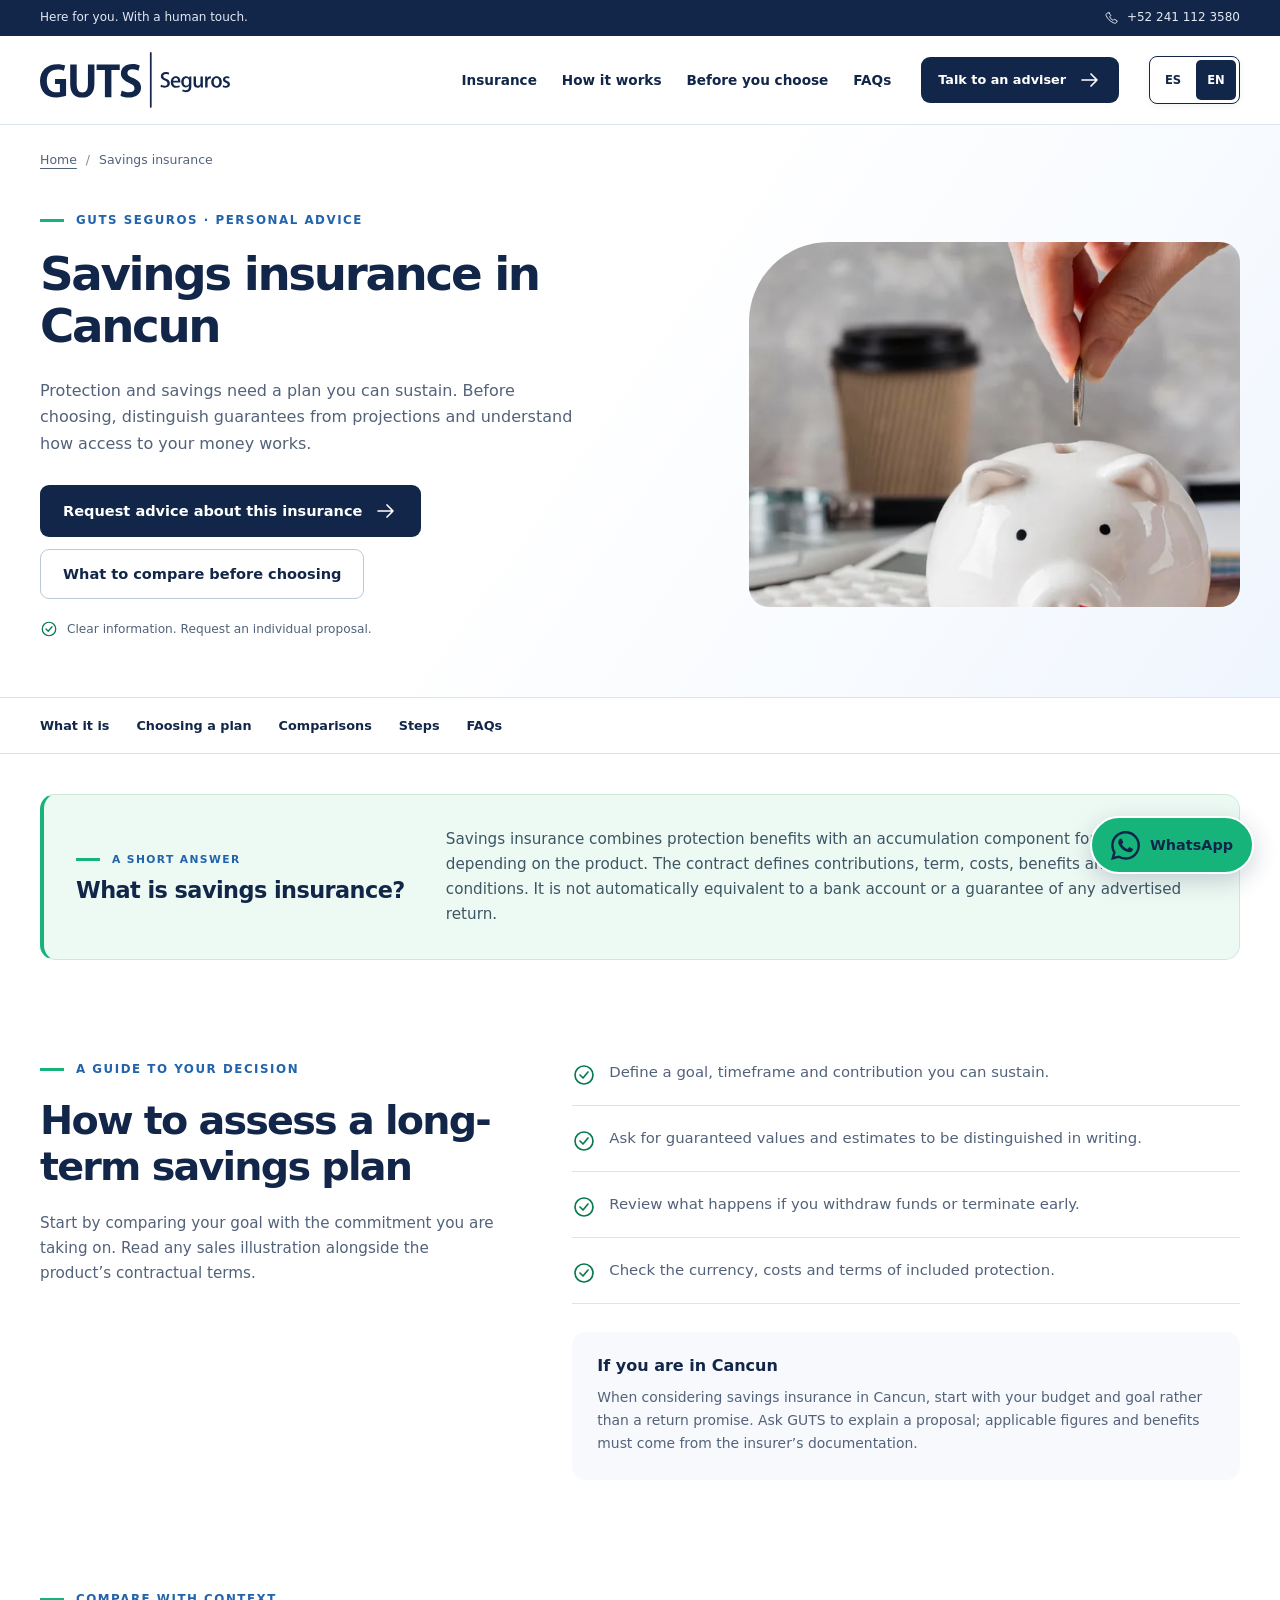
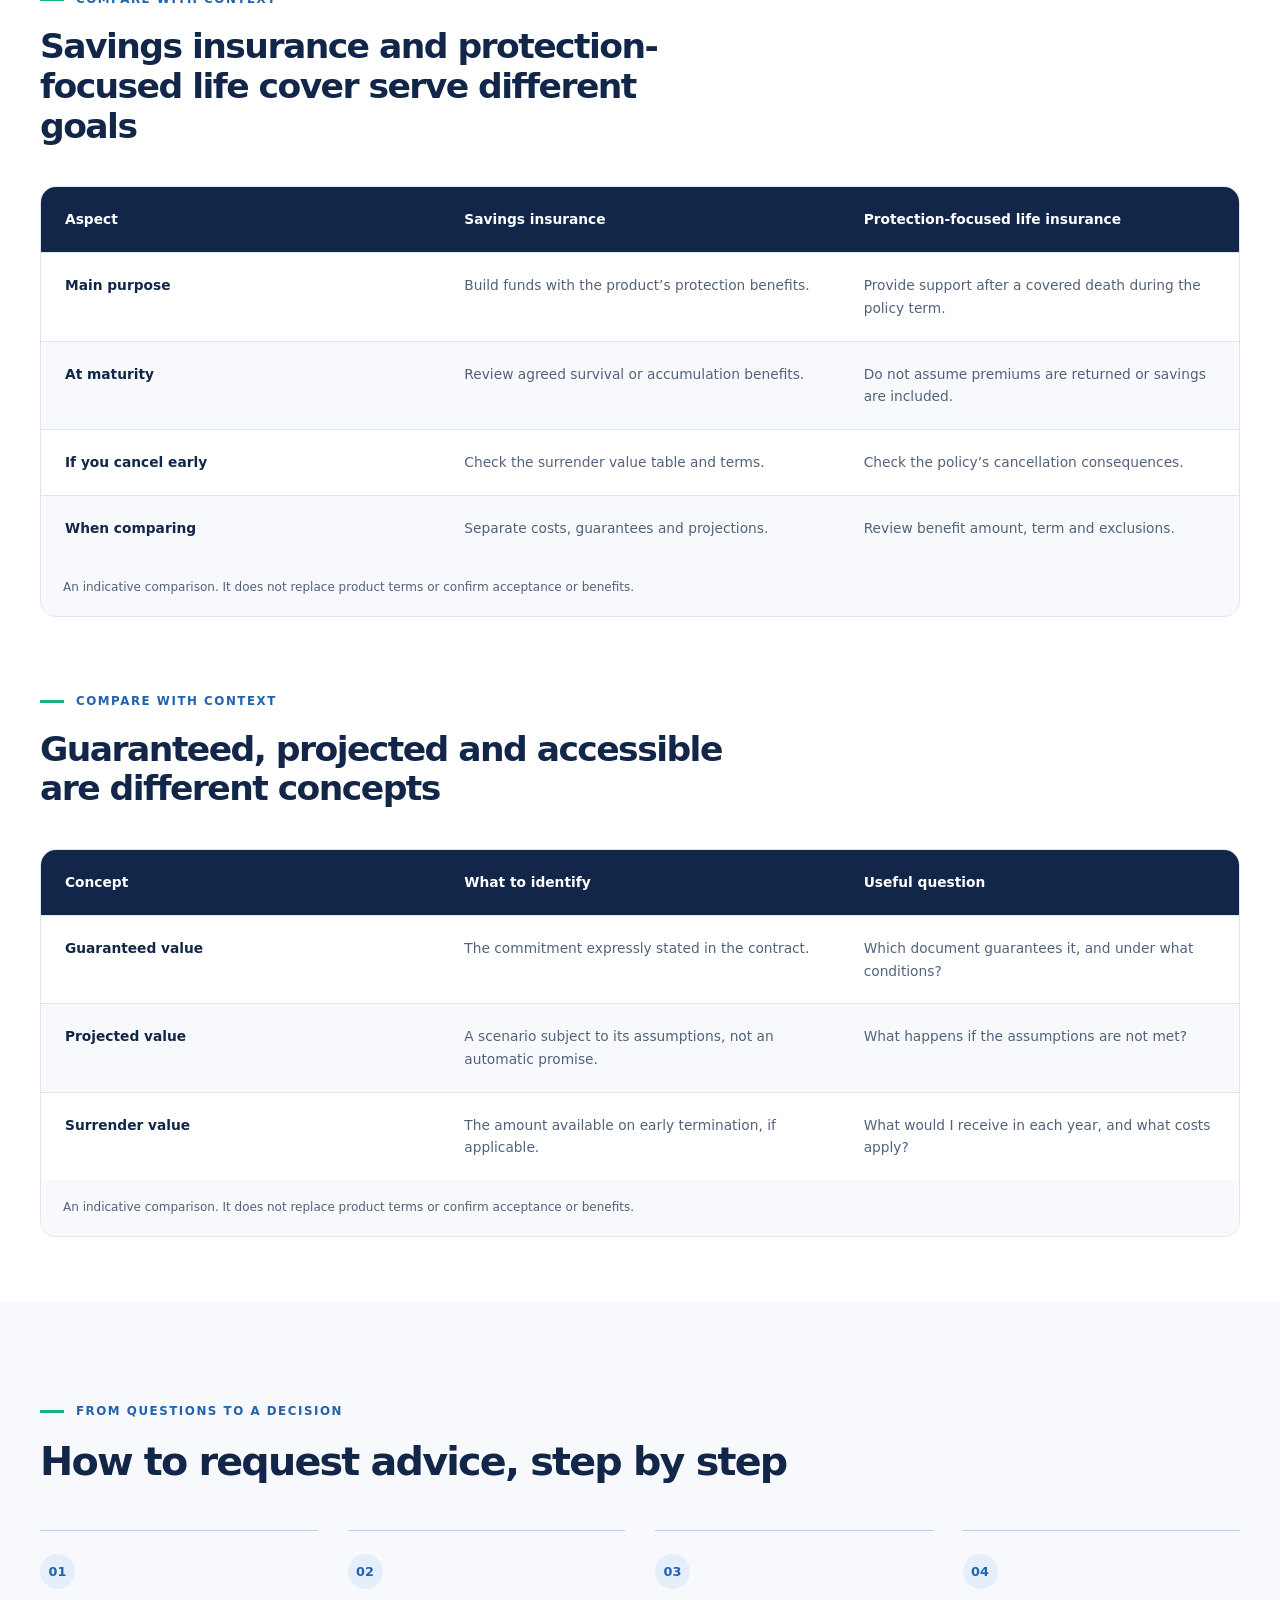
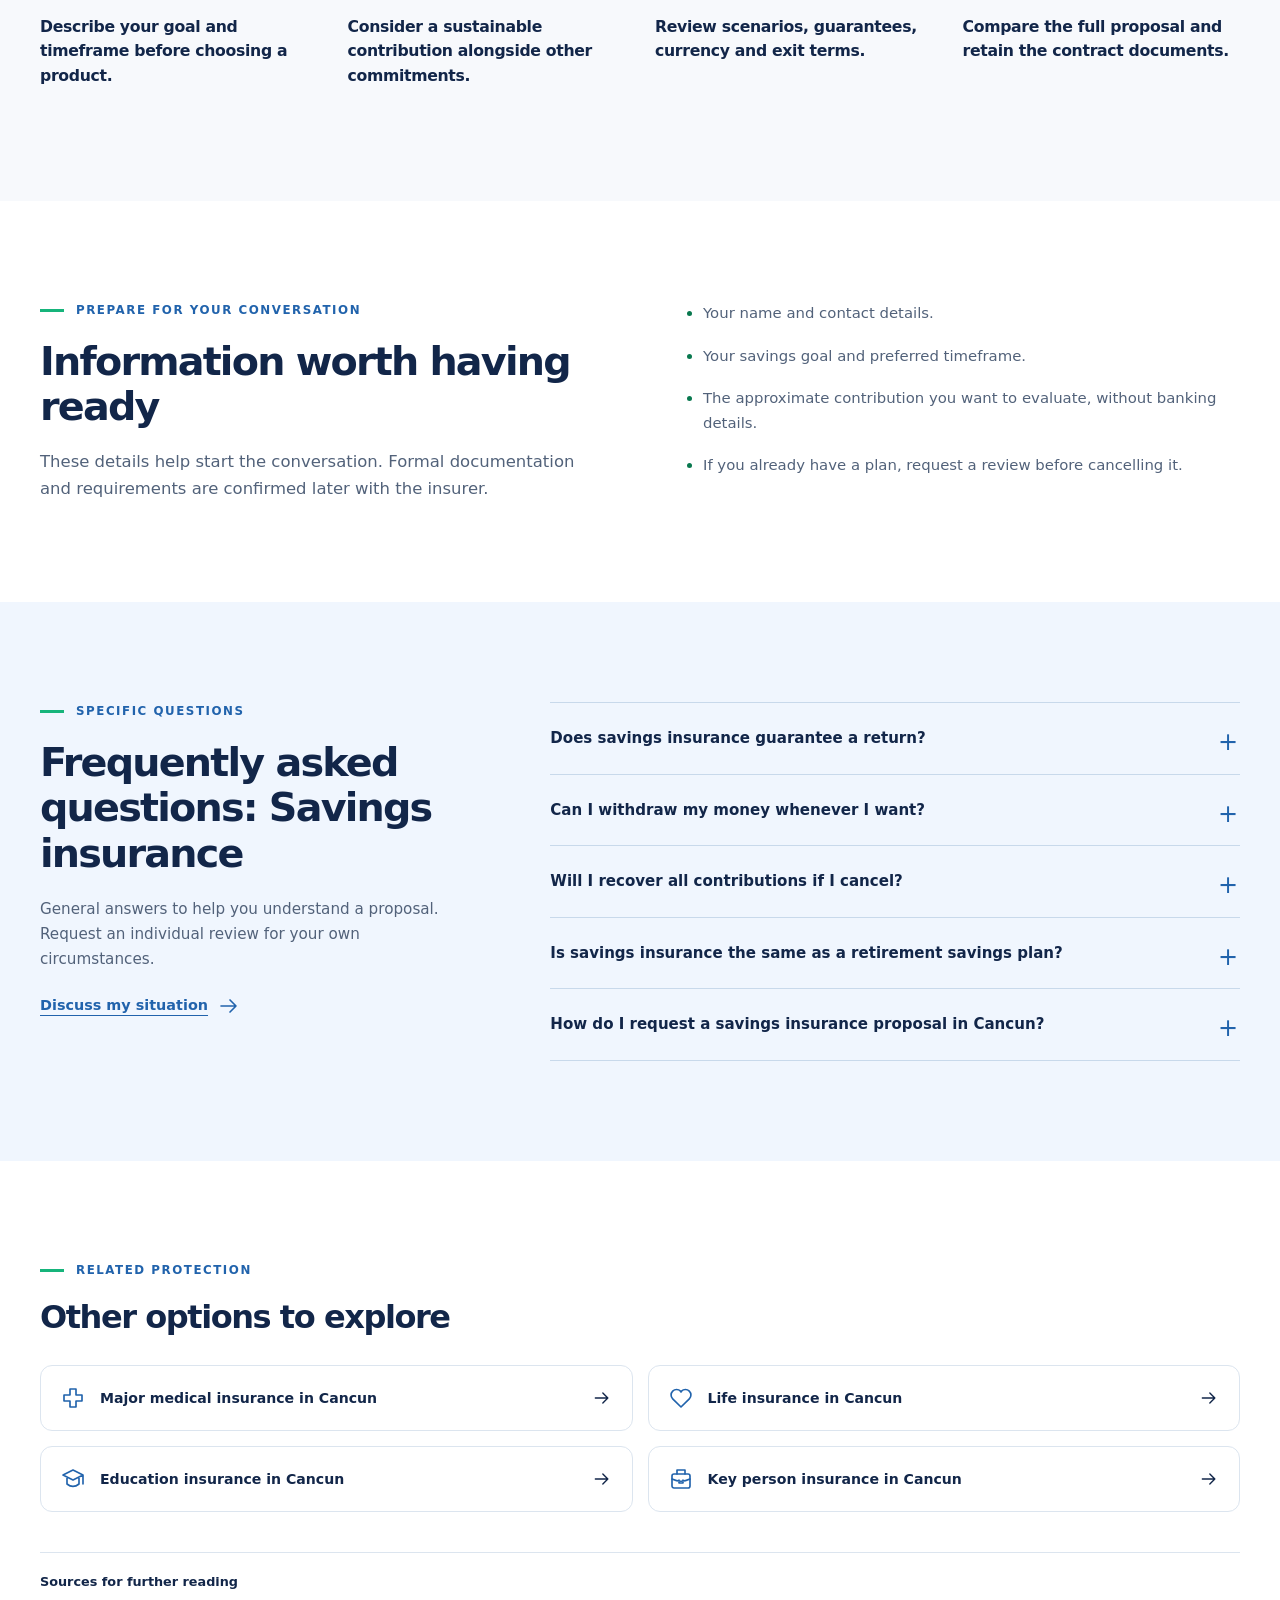
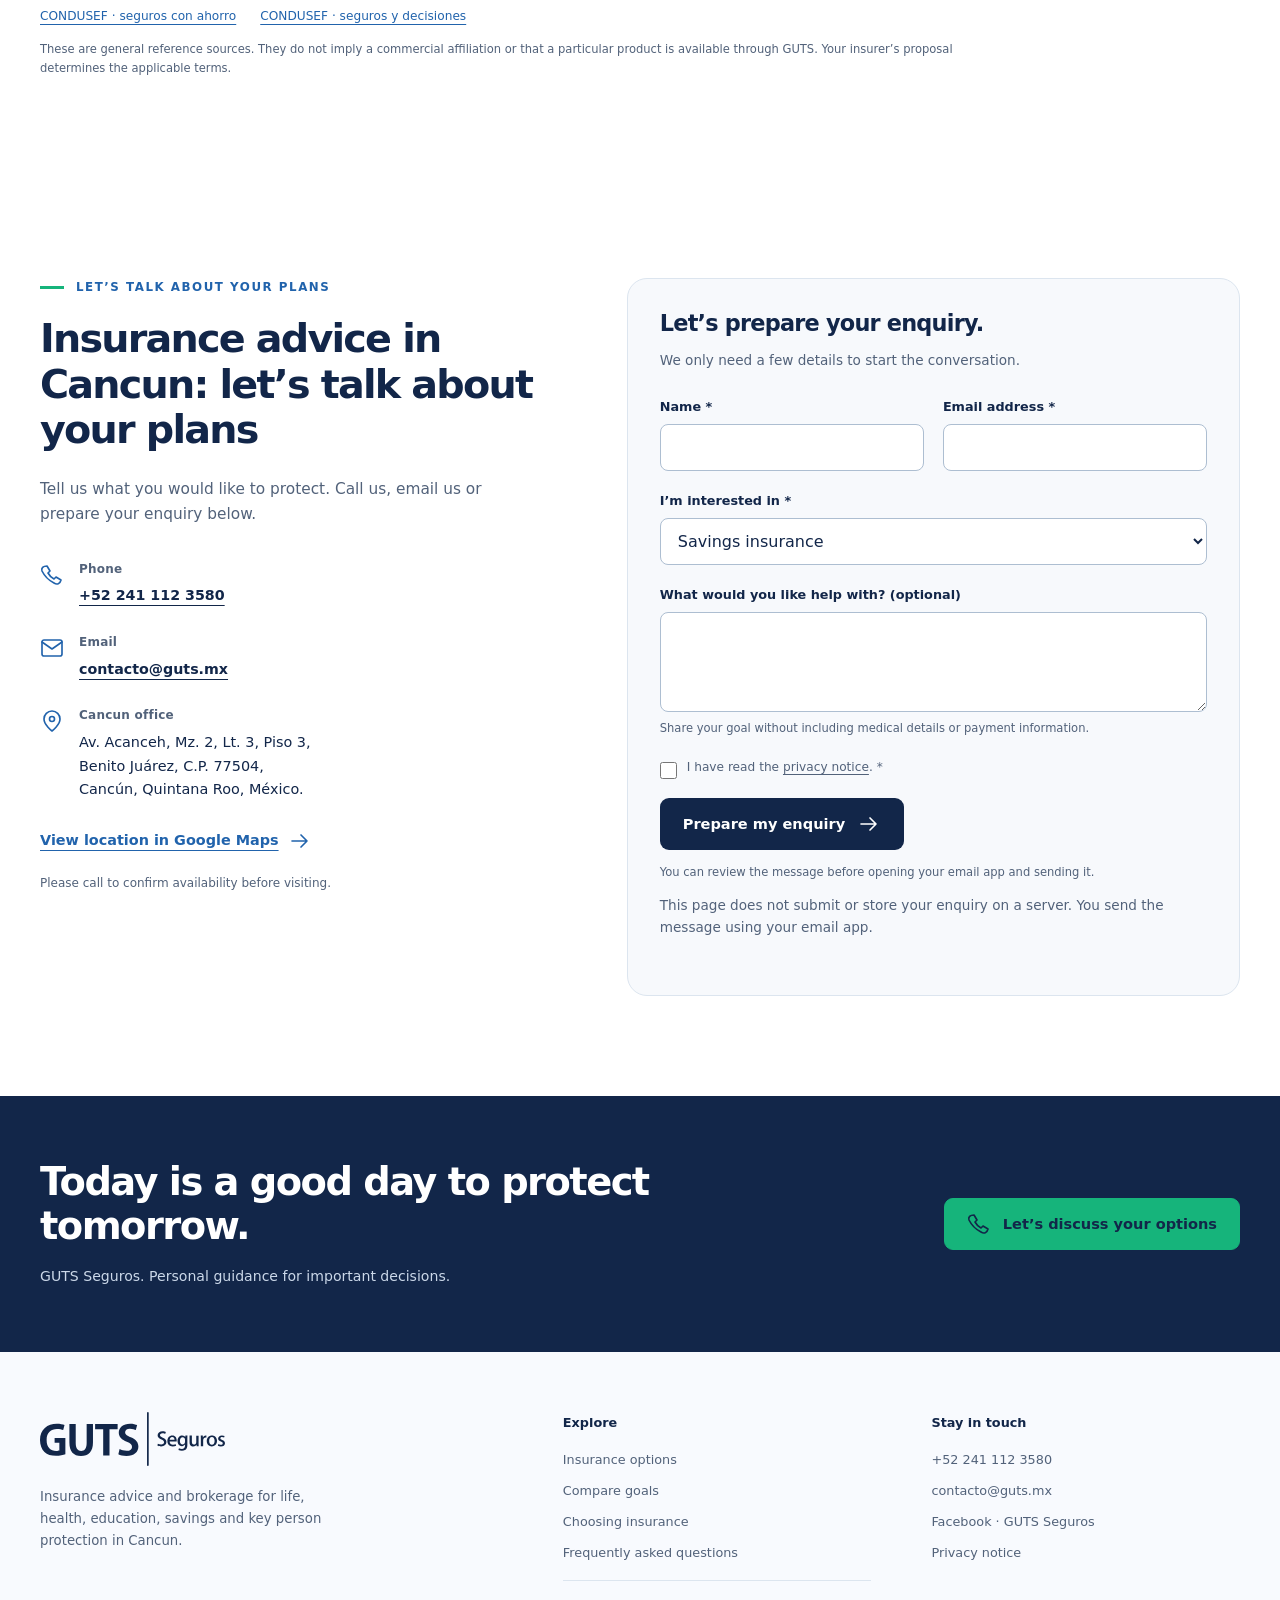
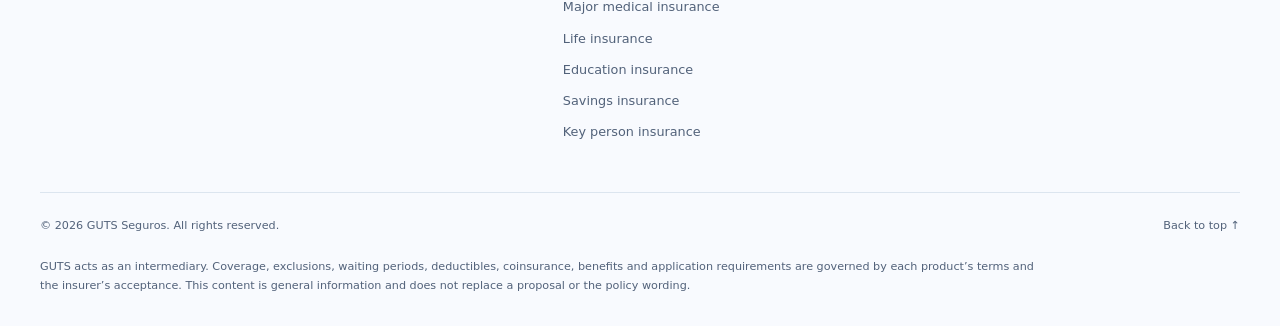
<file: en/savings-insurance-cancun.html>
<!doctype html>
<html lang="en">
<head>
<meta charset="utf-8"><meta name="viewport" content="width=device-width,initial-scale=1,viewport-fit=cover"><title>Savings insurance in Cancun: protection and goals | GUTS</title><meta name="description" content="Savings insurance in Cancun: understand contributions, terms, guaranteed benefits and surrender values. Explore your options with GUTS Seguros."><meta name="robots" content="index,follow,max-image-preview:large"><meta name="theme-color" content="#122649"><meta name="referrer" content="strict-origin-when-cross-origin"><link rel="canonical" href="https://www.guts.mx/en/savings-insurance-cancun.html"><link rel="alternate" hreflang="es-MX" href="https://www.guts.mx/seguro-de-ahorro-cancun.html"><link rel="alternate" hreflang="en" href="https://www.guts.mx/en/savings-insurance-cancun.html"><link rel="alternate" hreflang="x-default" href="https://www.guts.mx/seguro-de-ahorro-cancun.html"><link rel="icon" type="image/svg+xml" href="../assets/images/logo.svg"><link rel="stylesheet" href="../assets/css/styles.css"><meta property="og:type" content="website"><meta property="og:site_name" content="GUTS Seguros"><meta property="og:locale" content="en_US"><meta property="og:title" content="Savings insurance in Cancun: protection and goals | GUTS"><meta property="og:description" content="Savings insurance in Cancun: understand contributions, terms, guaranteed benefits and surrender values. Explore your options with GUTS Seguros."><meta property="og:url" content="https://www.guts.mx/en/savings-insurance-cancun.html"><meta property="og:image" content="https://www.guts.mx/assets/images/savings.webp"><meta property="og:image:width" content="619"><meta property="og:image:height" content="800"><meta property="og:image:alt" content="Savings insurance in Cancun"><meta name="twitter:card" content="summary_large_image"><meta name="twitter:title" content="Savings insurance in Cancun: protection and goals | GUTS"><meta name="twitter:description" content="Savings insurance in Cancun: understand contributions, terms, guaranteed benefits and surrender values. Explore your options with GUTS Seguros."><meta name="twitter:image" content="https://www.guts.mx/assets/images/savings.webp"><meta name="twitter:image:alt" content="Savings insurance in Cancun"><script type="application/ld+json">{"@context":"https://schema.org","@graph":[{"@type":"InsuranceAgency","@id":"https://www.guts.mx/#agencia","name":"GUTS Seguros","url":"https://www.guts.mx/","logo":{"@type":"ImageObject","url":"https://www.guts.mx/assets/images/logo.svg","width":183,"height":53},"telephone":"+522411123580","email":"contacto@guts.mx","address":{"@type":"PostalAddress","streetAddress":"Av. Acanceh, Mz. 2, Lt. 3, Piso 3, Benito Juárez","addressLocality":"Cancún","addressRegion":"Quintana Roo","postalCode":"77504","addressCountry":"MX"},"geo":{"@type":"GeoCoordinates","latitude":21.143583,"longitude":-86.825439},"areaServed":{"@type":"City","name":"Cancún"},"sameAs":["https://www.facebook.com/gutsseguros/"],"image":"https://www.guts.mx/assets/images/health.webp"},{"@type":"WebSite","@id":"https://www.guts.mx/#website","url":"https://www.guts.mx/","name":"GUTS Seguros","publisher":{"@id":"https://www.guts.mx/#agencia"},"inLanguage":["es-MX","en"]},{"@type":"WebPage","@id":"https://www.guts.mx/en/savings-insurance-cancun.html#webpage","url":"https://www.guts.mx/en/savings-insurance-cancun.html","name":"Savings insurance in Cancun: protection and goals | GUTS","description":"Savings insurance in Cancun: understand contributions, terms, guaranteed benefits and surrender values. Explore your options with GUTS Seguros.","inLanguage":"en","isPartOf":{"@id":"https://www.guts.mx/#website"},"about":{"@id":"https://www.guts.mx/#agencia"},"mainEntity":{"@id":"https://www.guts.mx/en/savings-insurance-cancun.html#service"},"hasPart":{"@id":"https://www.guts.mx/en/savings-insurance-cancun.html#preguntas"}},{"@type":"Service","@id":"https://www.guts.mx/en/savings-insurance-cancun.html#service","url":"https://www.guts.mx/en/savings-insurance-cancun.html","name":"Savings insurance in Cancun","description":"Savings insurance combines protection benefits with an accumulation component for a goal, depending on the product. The contract defines contributions, term, costs, benefits and withdrawal conditions. It is not automatically equivalent to a bank account or a guarantee of any advertised return.","serviceType":"Savings insurance","provider":{"@id":"https://www.guts.mx/#agencia"},"areaServed":{"@type":"City","name":"Cancún"}},{"@type":"BreadcrumbList","@id":"https://www.guts.mx/en/savings-insurance-cancun.html#breadcrumb","itemListElement":[{"@type":"ListItem","position":1,"name":"Home","item":"https://www.guts.mx/en/"},{"@type":"ListItem","position":2,"name":"Savings insurance","item":"https://www.guts.mx/en/savings-insurance-cancun.html"}]},{"@type":"FAQPage","@id":"https://www.guts.mx/en/savings-insurance-cancun.html#preguntas","url":"https://www.guts.mx/en/savings-insurance-cancun.html#preguntas","inLanguage":"en","isPartOf":{"@id":"https://www.guts.mx/en/savings-insurance-cancun.html#webpage"},"mainEntity":[{"@type":"Question","name":"Does savings insurance guarantee a return?","acceptedAnswer":{"@type":"Answer","text":"Do not assume so. Some proposals distinguish guaranteed benefits from projected values. Review the contract and the illustration’s assumptions; this page does not publish rates or promise returns."}},{"@type":"Question","name":"Can I withdraw my money whenever I want?","acceptedAnswer":{"@type":"Answer","text":"Access depends on the policy. Withdrawals or cancellation may have conditions, costs and effects on protection. Request the available value for the date when you might need the funds."}},{"@type":"Question","name":"Will I recover all contributions if I cancel?","acceptedAnswer":{"@type":"Answer","text":"Not necessarily. The surrender value may differ from your contributions. Request an explanation of the costs and product value table before purchasing."}},{"@type":"Question","name":"Is savings insurance the same as a retirement savings plan?","acceptedAnswer":{"@type":"Answer","text":"The names do not make them equivalent. A product must meet specific requirements for any particular tax treatment. We do not assume tax benefits or that every savings insurance policy is a retirement savings plan."}},{"@type":"Question","name":"How do I request a savings insurance proposal in Cancun?","acceptedAnswer":{"@type":"Answer","text":"Share your goal, approximate timeframe and contact details. This starts a discussion about products and requirements without sending payment information through this website."}}]}]}</script></head>
<body data-language="en" data-service="ahorro" data-service-name="Savings insurance" class="service-page">
<svg xmlns="http://www.w3.org/2000/svg" style="position:absolute;width:0;height:0;overflow:hidden" aria-hidden="true" focusable="false"><defs>
<symbol id="i-arrow" viewbox="0 0 24 24"><path d="M4 12h15m-6-6 6 6-6 6"></path></symbol>
<symbol id="i-health" viewbox="0 0 24 24"><path d="M9 3h6v6h6v6h-6v6H9v-6H3V9h6z"></path></symbol>
<symbol id="i-heart" viewbox="0 0 24 24"><path d="m12 21-8.3-8.1a5.5 5.5 0 0 1 7.8-7.8L12 6l.5-.9a5.5 5.5 0 0 1 7.8 7.8Z"></path></symbol>
<symbol id="i-education" viewbox="0 0 24 24"><path d="m2 8 10-5 10 5-10 5Zm4 3v6c3.7 3 8.3 3 12 0v-6m4-3v9"></path></symbol>
<symbol id="i-savings" viewbox="0 0 24 24"><path d="M4 13h3l4 3h5a2 2 0 0 0 0-4h-4L9 9H4m0 11h6l9-5a2 2 0 0 0-1-4M2 9h3v12H2"></path><circle cx="15" cy="5" r="3"></circle></symbol>
<symbol id="i-business" viewbox="0 0 24 24"><rect x="3" y="7" width="18" height="14" rx="2"></rect><path d="M8 7V3h8v4M3 12c6 3 12 3 18 0m-11 1v3h4v-3"></path></symbol>
<symbol id="i-check" viewbox="0 0 24 24"><circle cx="12" cy="12" r="9"></circle><path d="m8 12 3 3 5-6"></path></symbol>
<symbol id="i-phone" viewbox="0 0 24 24"><path d="m7 3 3 5-2 2c1.6 3 3 4.4 6 6l2-2 5 3c-1 4-4 5-7 3C8 17 5 14 2 8 1 5 3 3 7 3Z"></path></symbol>
<symbol id="i-mail" viewbox="0 0 24 24"><rect x="2" y="4" width="20" height="16" rx="2"></rect><path d="m2 6 10 7L22 6"></path></symbol>
<symbol id="i-pin" viewbox="0 0 24 24"><path d="M20 10c0 6-8 12-8 12S4 16 4 10a8 8 0 1 1 16 0Z"></path><circle cx="12" cy="10" r="2.5"></circle></symbol>
<symbol id="i-menu" viewbox="0 0 24 24"><path d="M4 6h16M4 12h16M4 18h16"></path></symbol>
<symbol id="i-person" viewbox="0 0 24 24"><circle cx="12" cy="7" r="4"></circle><path d="M4 21v-2a8 8 0 0 1 16 0v2"></path></symbol>
</defs></svg>
<a class="skip" href="#contenido"><span>Skip to content</span></a>
<div class="topline"><div class="wrap"><p class="top-message"><span>Here for you. With a human touch.</span></p><a href="tel:+522411123580"><svg class="icon" width="24" height="24" aria-hidden="true"><use href="#i-phone"></use></svg><span class="phone-label">+52 241 112 3580</span></a></div></div>
<header class="site-header"><div class="wrap nav">
<a class="brand" href="../index.html#inicio" aria-label="GUTS Seguros, home"><img src="../assets/images/logo.svg" width="183" height="53" alt="GUTS Seguros"></a>
<nav class="nav-links" aria-label="Main navigation"><a href="../index.html#seguros"><span>Insurance</span></a><a href="../index.html#como-funciona"><span>How it works</span></a><a href="../index.html#guia"><span>Before you choose</span></a><a href="../index.html#preguntas"><span>FAQs</span></a></nav>
<a class="btn btn-primary nav-cta" href="#contacto"><span>Talk to an adviser</span><svg class="icon" width="24" height="24" aria-hidden="true"><use href="#i-arrow"></use></svg></a>
<div class="lang-picker" id="language-picker" role="group" aria-label="Reading language"><a href="../seguro-de-ahorro-cancun.html" hreflang="es-MX" lang="es" aria-label="Español">ES</a><a href="../en/savings-insurance-cancun.html" hreflang="en" lang="en" aria-label="English" aria-current="page">EN</a></div><button class="menu-button js-only" id="menu-toggle" type="button" aria-controls="mobile-nav" aria-expanded="false" aria-label="Open menu"><svg class="icon" width="24" height="24" aria-hidden="true"><use href="#i-menu"></use></svg></button>
</div><nav class="mobile-nav wrap" id="mobile-nav" aria-label="Mobile navigation" hidden><a href="../index.html#seguros"><span>Insurance</span></a><a href="../index.html#como-funciona"><span>How it works</span></a><a href="../index.html#guia"><span>Before you choose</span></a><a href="../index.html#preguntas"><span>FAQs</span></a><a href="#contacto"><span>Contact</span></a></nav></header>

<main id="contenido"><section class="service-hero" id="inicio" aria-labelledby="hero-title"><div class="wrap"><nav class="breadcrumbs" aria-label="Breadcrumb"><ol><li><a href="../index.html">Home</a></li><li aria-current="page">Savings insurance</li></ol></nav><div class="hero-grid"><div class="hero-copy"><span class="eyebrow">GUTS Seguros · Personal advice</span><h1 id="hero-title">Savings insurance in Cancun</h1><p class="hero-description">Protection and savings need a plan you can sustain. Before choosing, distinguish guarantees from projections and understand how access to your money works.</p><div class="button-row"><a href="#contacto" class="btn btn-primary">Request advice about this insurance<svg class="icon" width="24" height="24" aria-hidden="true"><use href="#i-arrow"></use></svg></a><a class="btn btn-outline" href="#comparar">What to compare before choosing</a></div><p class="hero-note"><svg class="icon" width="24" height="24" aria-hidden="true"><use href="#i-check"></use></svg>Clear information. Request an individual proposal.</p></div><figure class="service-visual"><img src="../assets/images/savings.webp" width="619" height="800" fetchpriority="high" decoding="async" alt="A hand placing a coin in a piggy bank"></figure></div></div></section>
<nav class="on-page" aria-label="On this page"><div class="wrap"><a href="#que-es">What it is</a><a href="#guia">Choosing a plan</a><a href="#comparar">Comparisons</a><a href="#como-funciona">Steps</a><a href="#preguntas">FAQs</a></div></nav>
<section class="definition-section" id="que-es" aria-labelledby="definition-title"><div class="wrap definition"><div><span class="eyebrow">A short answer</span><h2 id="definition-title">What is savings insurance?</h2></div><p>Savings insurance combines protection benefits with an accumulation component for a goal, depending on the product. The contract defines contributions, term, costs, benefits and withdrawal conditions. It is not automatically equivalent to a bank account or a guarantee of any advertised return.</p></div></section>
<section class="section" id="guia" aria-labelledby="guide-title"><div class="wrap guide-grid"><div class="guide-heading"><span class="eyebrow">A guide to your decision</span><h2 class="section-title" id="guide-title">How to assess a long-term savings plan</h2><p>Start by comparing your goal with the commitment you are taking on. Read any sales illustration alongside the product’s contractual terms.</p></div><div><ul class="check-list"><li><svg class="icon" width="24" height="24" aria-hidden="true"><use href="#i-check"></use></svg><span>Define a goal, timeframe and contribution you can sustain.</span></li><li><svg class="icon" width="24" height="24" aria-hidden="true"><use href="#i-check"></use></svg><span>Ask for guaranteed values and estimates to be distinguished in writing.</span></li><li><svg class="icon" width="24" height="24" aria-hidden="true"><use href="#i-check"></use></svg><span>Review what happens if you withdraw funds or terminate early.</span></li><li><svg class="icon" width="24" height="24" aria-hidden="true"><use href="#i-check"></use></svg><span>Check the currency, costs and terms of included protection.</span></li></ul><aside class="local-note"><h3>If you are in Cancun</h3><p>When considering savings insurance in Cancun, start with your budget and goal rather than a return promise. Ask GUTS to explain a proposal; applicable figures and benefits must come from the insurer’s documentation.</p></aside></div></div></section><section class="section detail-table" id="comparar" aria-labelledby="comparar-title"><div class="wrap"><div class="section-head"><div><span class="eyebrow">Compare with context</span><h2 class="section-title" id="comparar-title">Savings insurance and protection-focused life cover serve different goals</h2></div></div><div class="table-wrap" tabindex="0" role="region" aria-labelledby="comparar-title"><table><caption>An indicative comparison. It does not replace product terms or confirm acceptance or benefits.</caption><thead><tr><th scope="col">Aspect</th><th scope="col">Savings insurance</th><th scope="col">Protection-focused life insurance</th></tr></thead><tbody><tr><th scope="row">Main purpose</th><td>Build funds with the product’s protection benefits.</td><td>Provide support after a covered death during the policy term.</td></tr><tr><th scope="row">At maturity</th><td>Review agreed survival or accumulation benefits.</td><td>Do not assume premiums are returned or savings are included.</td></tr><tr><th scope="row">If you cancel early</th><td>Check the surrender value table and terms.</td><td>Check the policy’s cancellation consequences.</td></tr><tr><th scope="row">When comparing</th><td>Separate costs, guarantees and projections.</td><td>Review benefit amount, term and exclusions.</td></tr></tbody></table></div></div></section><section class="section detail-table" id="comparativa-detalle" aria-labelledby="comparativa-detalle-title"><div class="wrap"><div class="section-head"><div><span class="eyebrow">Compare with context</span><h2 class="section-title" id="comparativa-detalle-title">Guaranteed, projected and accessible are different concepts</h2></div></div><div class="table-wrap" tabindex="0" role="region" aria-labelledby="comparativa-detalle-title"><table><caption>An indicative comparison. It does not replace product terms or confirm acceptance or benefits.</caption><thead><tr><th scope="col">Concept</th><th scope="col">What to identify</th><th scope="col">Useful question</th></tr></thead><tbody><tr><th scope="row">Guaranteed value</th><td>The commitment expressly stated in the contract.</td><td>Which document guarantees it, and under what conditions?</td></tr><tr><th scope="row">Projected value</th><td>A scenario subject to its assumptions, not an automatic promise.</td><td>What happens if the assumptions are not met?</td></tr><tr><th scope="row">Surrender value</th><td>The amount available on early termination, if applicable.</td><td>What would I receive in each year, and what costs apply?</td></tr></tbody></table></div></div></section><section class="section process" id="como-funciona" aria-labelledby="process-title"><div class="wrap"><span class="eyebrow">From questions to a decision</span><h2 class="section-title" id="process-title">How to request advice, step by step</h2><ol class="process-grid service-steps"><li class="process-step"><span class="step-num" aria-hidden="true">01</span><h3>Describe your goal and timeframe before choosing a product.</h3></li><li class="process-step"><span class="step-num" aria-hidden="true">02</span><h3>Consider a sustainable contribution alongside other commitments.</h3></li><li class="process-step"><span class="step-num" aria-hidden="true">03</span><h3>Review scenarios, guarantees, currency and exit terms.</h3></li><li class="process-step"><span class="step-num" aria-hidden="true">04</span><h3>Compare the full proposal and retain the contract documents.</h3></li></ol></div></section>
<section class="section" id="preparar" aria-labelledby="prepare-title"><div class="wrap request-grid"><div><span class="eyebrow">Prepare for your conversation</span><h2 class="section-title" id="prepare-title">Information worth having ready</h2><p class="section-copy">These details help start the conversation. Formal documentation and requirements are confirmed later with the insurer.</p></div><ul class="bullet-list"><li>Your name and contact details.</li><li>Your savings goal and preferred timeframe.</li><li>The approximate contribution you want to evaluate, without banking details.</li><li>If you already have a plan, request a review before cancelling it.</li></ul></div></section>
<section class="section faq" id="preguntas" aria-labelledby="faq-title"><div class="wrap faq-grid"><div class="faq-heading"><span class="eyebrow">Specific questions</span><h2 class="section-title" id="faq-title">Frequently asked questions: Savings insurance</h2><p>General answers to help you understand a proposal. Request an individual review for your own circumstances.</p><a class="text-link" href="#contacto">Discuss my situation<svg class="icon" width="24" height="24" aria-hidden="true"><use href="#i-arrow"></use></svg></a></div><div class="faq-list"><details><summary>Does savings insurance guarantee a return?</summary><p class="faq-answer">Do not assume so. Some proposals distinguish guaranteed benefits from projected values. Review the contract and the illustration’s assumptions; this page does not publish rates or promise returns.</p></details><details><summary>Can I withdraw my money whenever I want?</summary><p class="faq-answer">Access depends on the policy. Withdrawals or cancellation may have conditions, costs and effects on protection. Request the available value for the date when you might need the funds.</p></details><details><summary>Will I recover all contributions if I cancel?</summary><p class="faq-answer">Not necessarily. The surrender value may differ from your contributions. Request an explanation of the costs and product value table before purchasing.</p></details><details><summary>Is savings insurance the same as a retirement savings plan?</summary><p class="faq-answer">The names do not make them equivalent. A product must meet specific requirements for any particular tax treatment. We do not assume tax benefits or that every savings insurance policy is a retirement savings plan.</p></details><details><summary>How do I request a savings insurance proposal in Cancun?</summary><p class="faq-answer">Share your goal, approximate timeframe and contact details. This starts a discussion about products and requirements without sending payment information through this website.</p></details></div></div></section>
<section class="section related" id="seguros" aria-labelledby="related-title"><div class="wrap"><span class="eyebrow">Related protection</span><h2 class="section-title" id="related-title">Other options to explore</h2><div class="related-grid"><a class="related-link" href="../en/major-medical-insurance-cancun.html"><svg class="icon" width="24" height="24" aria-hidden="true"><use href="#i-health"></use></svg><span>Major medical insurance in Cancun</span><svg class="icon" width="24" height="24" aria-hidden="true"><use href="#i-arrow"></use></svg></a><a class="related-link" href="../en/life-insurance-cancun.html"><svg class="icon" width="24" height="24" aria-hidden="true"><use href="#i-heart"></use></svg><span>Life insurance in Cancun</span><svg class="icon" width="24" height="24" aria-hidden="true"><use href="#i-arrow"></use></svg></a><a class="related-link" href="../en/education-insurance-cancun.html"><svg class="icon" width="24" height="24" aria-hidden="true"><use href="#i-education"></use></svg><span>Education insurance in Cancun</span><svg class="icon" width="24" height="24" aria-hidden="true"><use href="#i-arrow"></use></svg></a><a class="related-link" href="../en/key-person-insurance-cancun.html"><svg class="icon" width="24" height="24" aria-hidden="true"><use href="#i-business"></use></svg><span>Key person insurance in Cancun</span><svg class="icon" width="24" height="24" aria-hidden="true"><use href="#i-arrow"></use></svg></a></div><aside class="source-note"><h3>Sources for further reading</h3><ul><li><a href="https://revista.condusef.gob.mx/seguros/2025/12/seguros-con-ahorro/" target="_blank" rel="noopener noreferrer">CONDUSEF · seguros con ahorro</a></li><li><a href="https://revista.condusef.gob.mx/seguros/2026/07/seguros-sin-complicaciones/" target="_blank" rel="noopener noreferrer">CONDUSEF · seguros y decisiones</a></li></ul><p>These are general reference sources. They do not imply a commercial affiliation or that a particular product is available through GUTS. Your insurer’s proposal determines the applicable terms.</p></aside></div></section><section class="section" id="contacto" aria-labelledby="contact-title"><div class="wrap contact-grid"><div><span class="eyebrow"><span>Let’s talk about your plans</span></span><h2 class="section-title" id="contact-title"><span>Insurance advice in Cancun: let’s talk about your plans</span></h2><p class="contact-intro"><span>Tell us what you would like to protect. Call us, email us or prepare your enquiry below.</span></p>
<div class="contact-item"><svg class="icon" width="24" height="24" aria-hidden="true"><use href="#i-phone"></use></svg><div><strong><span>Phone</span></strong><a href="tel:+522411123580">+52 241 112 3580</a></div></div>
<div class="contact-item"><svg class="icon" width="24" height="24" aria-hidden="true"><use href="#i-mail"></use></svg><div><strong><span>Email</span></strong><a href="mailto:contacto@guts.mx">contacto@guts.mx</a></div></div>
<div class="contact-item"><svg class="icon" width="24" height="24" aria-hidden="true"><use href="#i-pin"></use></svg><div><strong><span>Cancun office</span></strong><address>Av. Acanceh, Mz. 2, Lt. 3, Piso 3,<br>Benito Juárez, C.P. 77504,<br>Cancún, Quintana Roo, México.</address></div></div>
<a class="text-link" href="https://www.google.com/maps/search/?api=1&amp;query=21.143583%2C-86.825439" target="_blank" rel="noopener noreferrer"><span>View location in Google Maps</span><svg class="icon" width="24" height="24" aria-hidden="true"><use href="#i-arrow"></use></svg></a><p class="contact-small"><span>Please call to confirm availability before visiting.</span></p>
</div><div class="quote-panel"><h3><span>Let’s prepare your enquiry.</span></h3><p><span>We only need a few details to start the conversation.</span></p>
<form id="quote-form" hidden><div class="form-grid"><div class="field"><label for="name"><span>Name *</span></label><input id="name" name="name" autocomplete="name" maxlength="80" required></div><div class="field"><label for="email"><span>Email address *</span></label><input id="email" name="email" type="email" autocomplete="email" maxlength="160" required></div><div class="field full"><label for="insurance"><span>I’m interested in *</span></label><select id="insurance" name="insurance" required><option value="">Select an option</option><option value="gastos-medicos">Major medical insurance</option><option value="vida">Life insurance</option><option value="educacion">Education insurance</option><option value="ahorro" selected>Savings insurance</option><option value="persona-clave">Key person insurance</option><option value="orientacion">I’m not sure yet; I’d like guidance</option></select></div><div class="field full"><label for="message"><span>What would you like help with? (optional)</span></label><textarea id="message" name="message" rows="3" maxlength="600" aria-describedby="message-help"></textarea><small class="field-help" id="message-help"><span>Share your goal without including medical details or payment information.</span></small></div></div>
<label class="check"><input type="checkbox" id="privacy" name="privacy" required><span><span>I have read the</span> <a href="https://www.guts.mx/aviso-de-privacidad" target="_blank" rel="noopener noreferrer"><span>privacy notice</span></a>. *</span></label>
<button class="btn btn-primary" type="submit"><span>Prepare my enquiry</span><svg class="icon" width="24" height="24" aria-hidden="true"><use href="#i-arrow"></use></svg></button><p class="form-note"><span>You can review the message before opening your email app and sending it.</span></p></form>
<noscript><p><span>To start an enquiry, email contacto@guts.mx or call +52 241 112 3580.</span></p><p><a class="text-link" href="mailto:contacto@guts.mx"><span>Open email</span><svg class="icon" width="24" height="24" aria-hidden="true"><use href="#i-arrow"></use></svg></a></p></noscript>
<section id="draft" class="draft" hidden aria-labelledby="draft-title"><h4 id="draft-title"><span>Your message is ready to review.</span></h4><pre id="draft-content"></pre><div class="button-row"><a class="btn btn-primary" id="draft-email" href="mailto:contacto@guts.mx"><svg class="icon" width="24" height="24" aria-hidden="true"><use href="#i-mail"></use></svg><span>Open my email app</span></a><button class="btn btn-outline" id="copy-draft" type="button"><span>Copy message</span></button></div><p id="draft-status" class="draft-status" role="status" aria-live="polite"></p></section>
<p class="contact-privacy"><span>This page does not submit or store your enquiry on a server. You send the message using your email app.</span></p></div></div></section>

<section class="closing" aria-labelledby="closing-title"><div class="wrap"><div><h2 id="closing-title"><span>Today is a good day to protect tomorrow.</span></h2><p><span>GUTS Seguros. Personal guidance for important decisions.</span></p></div><a class="btn btn-green" href="tel:+522411123580"><svg class="icon" width="24" height="24" aria-hidden="true"><use href="#i-phone"></use></svg><span>Let’s discuss your options</span></a></div></section>
</main><footer class="footer"><div class="wrap"><div class="footer-grid"><div class="footer-brand"><a class="brand" href="../index.html#inicio" aria-label="GUTS Seguros, home"><img src="../assets/images/logo.svg" width="183" height="53" loading="lazy" alt="GUTS Seguros"></a><p class="footer-about"><span>Insurance advice and brokerage for life, health, education, savings and key person protection in Cancun.</span></p></div><nav class="footer-links" aria-label="Explore the site"><h3><span>Explore</span></h3><ul><li><a href="../index.html#seguros"><span>Insurance options</span></a></li><li><a href="../index.html#comparar"><span>Compare goals</span></a></li><li><a href="../index.html#guia"><span>Choosing insurance</span></a></li><li><a href="../index.html#preguntas"><span>Frequently asked questions</span></a></li></ul><ul class="footer-service-links"><li><a href="../en/major-medical-insurance-cancun.html">Major medical insurance</a></li><li><a href="../en/life-insurance-cancun.html">Life insurance</a></li><li><a href="../en/education-insurance-cancun.html">Education insurance</a></li><li><a href="../en/savings-insurance-cancun.html">Savings insurance</a></li><li><a href="../en/key-person-insurance-cancun.html">Key person insurance</a></li></ul></nav><nav class="footer-links" aria-label="Contact and resources"><h3><span>Stay in touch</span></h3><ul><li><a href="tel:+522411123580">+52 241 112 3580</a></li><li><a href="mailto:contacto@guts.mx">contacto@guts.mx</a></li><li><a href="https://www.facebook.com/gutsseguros/" target="_blank" rel="noopener noreferrer">Facebook · GUTS Seguros</a></li><li><a href="https://www.guts.mx/aviso-de-privacidad"><span>Privacy notice</span></a></li></ul></nav></div><div class="footer-bottom"><p>© <span id="year">2026</span> GUTS Seguros. <span>All rights reserved.</span></p><a href="../index.html#inicio"><span>Back to top ↑</span></a></div><p class="disclaimer"><span>GUTS acts as an intermediary. Coverage, exclusions, waiting periods, deductibles, coinsurance, benefits and application requirements are governed by each product’s terms and the insurer’s acceptance. This content is general information and does not replace a proposal or the policy wording.</span></p></div></footer>
<div class="mobile-actions"><a class="btn btn-outline" href="tel:+522411123580"><svg class="icon" width="24" height="24" aria-hidden="true"><use href="#i-phone"></use></svg><span>Call</span></a><a class="btn btn-primary" href="#contacto"><span>Talk to an adviser</span><svg class="icon" width="24" height="24" aria-hidden="true"><use href="#i-arrow"></use></svg></a></div>
<a id="whatsapp-float" class="whatsapp-float" href="https://wa.me/522411123580?text=Hello%2C%20I%20would%20like%20advice%20about%20Savings%20insurance." target="_blank" rel="noopener noreferrer" aria-label="Message us on WhatsApp" title="WhatsApp"><svg class="wa-icon" width="29" height="29" viewbox="0 0 24 24" aria-hidden="true" focusable="false"><path d="M17.472 14.382c-.297-.149-1.758-.867-2.03-.967-.273-.099-.471-.148-.67.15-.197.297-.767.966-.94 1.164-.173.199-.347.223-.644.075-.297-.15-1.255-.463-2.39-1.475-.883-.788-1.48-1.761-1.653-2.059-.173-.297-.018-.458.13-.606.134-.133.298-.347.446-.52.149-.174.198-.298.298-.497.099-.198.05-.371-.025-.52-.075-.149-.669-1.612-.916-2.207-.242-.579-.487-.5-.669-.51-.173-.008-.371-.01-.57-.01-.198 0-.52.074-.792.372-.272.297-1.04 1.016-1.04 2.479 0 1.462 1.065 2.875 1.213 3.074.149.198 2.096 3.2 5.077 4.487.709.306 1.262.489 1.694.625.712.227 1.36.195 1.871.118.571-.085 1.758-.719 2.006-1.413.248-.694.248-1.289.173-1.413-.074-.124-.272-.198-.57-.347m-5.421 7.403h-.004a9.87 9.87 0 0 1-5.031-1.378l-.361-.214-3.741.982.998-3.648-.235-.374a9.86 9.86 0 0 1-1.51-5.26c.001-5.45 4.436-9.884 9.888-9.884 2.64 0 5.122 1.03 6.988 2.898a9.825 9.825 0 0 1 2.893 6.994c-.003 5.45-4.437 9.884-9.885 9.884m8.413-18.297A11.815 11.815 0 0 0 12.05 0C5.495 0 .16 5.335.157 11.892c0 2.096.547 4.142 1.588 5.945L.057 24l6.305-1.654a11.882 11.882 0 0 0 5.683 1.448h.005c6.554 0 11.89-5.335 11.893-11.893a11.821 11.821 0 0 0-3.48-8.413z"></path></svg><span class="wa-label">WhatsApp</span></a>

<script src="../assets/js/main.js" defer></script></body></html>
</file>
<file: assets/css/styles.css>
:root{--navy:#122649;--blue:#3F8AE2;--green:#16B47B;--ink:#122649;--muted:#52627a;--blue-soft:#f0f6fe;--green-soft:#edf9f3;--line:#dce5ef;--white:#fff;--surface:#f7f9fc;--green-ink:#08784e;--blue-ink:#2163ac;--radius:24px;--max:1200px;--font:system-ui,-apple-system,BlinkMacSystemFont,"Segoe UI",Arial,sans-serif}
*{box-sizing:border-box}html{scroll-behavior:smooth;scroll-padding-top:112px}body{margin:0;color:var(--ink);background:var(--white);font-family:var(--font);font-size:16px;line-height:1.65;-webkit-font-smoothing:antialiased}body,button,input,select,textarea{font-family:var(--font)}button,input,select,textarea{font-size:inherit}button,a,input,select,textarea,summary{-webkit-tap-highlight-color:transparent}button{cursor:pointer}button:disabled{cursor:default}a{color:inherit;text-decoration:none}img{display:block;max-width:100%;height:auto}h1,h2,h3,p,figure{margin:0}h1,h2,h3{line-height:1.15}ul{margin:0;padding:0;list-style:none}button{color:inherit}address{font-style:normal}.wrap{width:min(var(--max),calc(100% - 64px));margin-inline:auto}.section{padding:100px 0}.section-head{display:flex;justify-content:space-between;align-items:end;gap:50px;margin-bottom:40px}.section-head>div{max-width:700px}.eyebrow{display:block;font-size:.74rem;font-weight:750;letter-spacing:.13em;text-transform:uppercase;color:var(--blue-ink);margin-bottom:18px}.eyebrow:before{content:"";display:inline-block;width:24px;height:3px;background:var(--green);vertical-align:middle;margin-right:12px}.section-title{font-size:clamp(2rem,3.1vw,2.8rem);font-weight:700;letter-spacing:-.045em}.section-copy{color:var(--muted);max-width:670px;margin-top:18px;font-size:1.03rem}.icon{width:24px;height:24px;flex-shrink:0;fill:none;stroke:currentColor;stroke-linecap:round;stroke-linejoin:round;stroke-width:1.65}.icon-sm{width:18px;height:18px}.text-link{display:inline-flex;align-items:center;gap:9px;color:var(--blue-ink);font-weight:700;font-size:.9rem;text-decoration:underline;text-underline-offset:5px}.text-link:hover{color:var(--navy)}.btn{min-height:50px;display:inline-flex;align-items:center;justify-content:center;gap:12px;border:1px solid transparent;border-radius:9px;padding:13px 22px;font-weight:700;line-height:1.35;font-size:.91rem;text-align:center;transition:background .2s,transform .2s;max-width:100%}.btn:hover{transform:translateY(-2px)}.btn-primary{background:var(--navy);color:#fff}.btn-primary:hover{background:#203f70}.btn-green{background:var(--green);color:var(--navy);border-color:var(--green)}.btn-green:hover{background:#2dc48f}.btn-outline{border-color:#b9c9dc;background:transparent;color:var(--navy)}.btn-outline:hover{background:var(--blue-soft)}.btn-light{color:var(--navy);background:#fff}.button-row{display:flex;flex-wrap:wrap;gap:12px}.skip{position:fixed;top:10px;left:16px;transform:translateY(-160%);background:var(--navy);color:#fff;padding:12px 20px;z-index:100;border-radius:6px}.skip:focus{transform:none}:focus-visible{outline:3px solid var(--blue);outline-offset:5px}section[id],article[id]{scroll-margin-top:112px}[hidden]{display:none!important}.sr-only{position:absolute;width:1px;height:1px;padding:0;overflow:hidden;clip:rect(0,0,0,0);white-space:nowrap;border:0}.topline{background:var(--navy);color:#e2e9f3;font-size:.75rem}.topline .wrap{min-height:36px;display:flex;align-items:center;justify-content:space-between;gap:20px}.topline a{display:inline-flex;align-items:center;gap:8px}.topline .icon{width:14px;height:14px}.site-header{position:sticky;top:0;z-index:30;background:rgba(255,255,255,.96);border-bottom:1px solid var(--line)}@supports(backdrop-filter:blur(12px)){.site-header{backdrop-filter:blur(12px)}}.nav{display:flex;align-items:center;min-height:88px;gap:30px}.brand{flex-shrink:0}.brand img{width:190px;height:auto}.nav-links{display:flex;gap:25px;align-items:center;margin-left:auto;font-size:.85rem;font-weight:650}.nav-links a:hover{color:var(--blue-ink)}.nav-cta{min-height:42px;padding:10px 16px;font-size:.8rem}.lang-picker{display:flex;gap:2px;padding:3px;background:var(--surface);border:1px solid var(--line);border-radius:8px}.lang-picker button{border:0;border-radius:5px;background:transparent;padding:7px 8px;min-height:36px;font-size:.72rem;font-weight:750}.lang-picker button[aria-pressed=true]{background:var(--navy);color:white}.menu-button{display:none;border:1px solid var(--line);border-radius:8px;background:white;width:44px;height:44px;align-items:center;justify-content:center}.mobile-nav{padding:10px 0 22px;border-top:1px solid var(--line)}.mobile-nav a{display:block;padding:12px 4px;font-weight:650}.hero{position:relative;background:linear-gradient(125deg,#fff 48%,#f1f6fd);overflow:hidden}.hero-grid{display:grid;grid-template-columns:1.04fr 1fr;align-items:center;gap:35px;padding-block:76px 62px;min-height:650px}.hero-copy{position:relative;z-index:1}.hero .eyebrow{font-size:.73rem}.hero h1{font-size:clamp(2.5rem,4.2vw,3.75rem);letter-spacing:-.055em;font-weight:700;max-width:660px;line-height:1.09}.hero h1 em{display:block;font-style:normal;color:var(--blue-ink);margin-top:7px}.hero-description{font-size:1.04rem;color:var(--muted);margin:25px 0 28px;max-width:550px}.hero-note{display:flex;align-items:center;gap:9px;font-size:.76rem;color:var(--muted);margin-top:20px}.hero-note .icon{width:18px;height:18px;color:var(--green-ink)}.hero-visual{position:relative;min-width:0}.hero-visual:before{content:"";position:absolute;inset:5% 5% 1% 6%;border-radius:48% 48% 36% 45%;background:var(--blue-soft);transform:rotate(-8deg)}.hero-visual img{position:relative;width:100%;filter:drop-shadow(0 20px 24px rgba(18,38,73,.04))}.hero-caption{position:relative;margin:3px 35px 0 auto;border-left:3px solid var(--green);padding-left:16px;font-size:.77rem;line-height:1.5;max-width:220px;color:var(--muted)}.promise-line{display:grid;grid-template-columns:repeat(3,1fr);border-top:1px solid var(--line);padding-block:22px 24px}.promise-line li{display:flex;gap:13px;align-items:center;padding:6px 24px;border-right:1px solid var(--line);font-size:.8rem;font-weight:650}.promise-line li:first-child{padding-left:0}.promise-line li:last-child{border:0}.promise-line .icon{color:var(--green-ink);width:22px;height:22px}.intro{padding:40px 0 46px;border-bottom:1px solid var(--line)}.intro .wrap{display:grid;grid-template-columns:230px 1fr;gap:60px}.intro h2{font-size:1.05rem;letter-spacing:-.025em}.intro p{font-size:.95rem;color:var(--muted);max-width:800px}.intro strong{font-weight:650;color:var(--navy)}.chooser-section{padding:65px 0 0}.chooser{background:var(--navy);border-radius:var(--radius);padding:44px;color:#fff;display:grid;grid-template-columns:.85fr 1.2fr;gap:55px}.chooser .eyebrow{color:#b7d7fe;font-size:.69rem}.chooser h2{font-size:2.1rem;letter-spacing:-.04em}.chooser-intro{font-size:.9rem;color:#d2deef;margin-top:16px;max-width:340px}.goal-options{display:flex;flex-wrap:wrap;gap:9px;border:0;padding:0;margin:0 0 22px;min-width:0}.goal-label{position:relative;display:inline-flex;align-items:center;gap:8px;min-height:46px;padding:9px 13px;border:1px solid #6c7e99;border-radius:8px;font-size:.8rem;font-weight:650;cursor:pointer}.goal-label:has(input:checked){border-color:var(--green);background:rgba(22,180,123,.14)}.goal-label input{width:16px;height:16px;margin:0;accent-color:var(--green);flex-shrink:0}.goal-label:focus-within{outline:3px solid #78b5ff;outline-offset:4px}.goal-result{border-top:1px solid #425571;padding-top:22px;min-height:162px}.goal-result h3{font-size:1.05rem;line-height:1.35;margin-bottom:9px}.goal-result p{color:#d2deef;font-size:.85rem;margin-bottom:16px}.goal-result .text-link{color:#a5d0ff}.goal-disclaimer{font-size:.72rem;color:#b8c9df;margin-top:18px}.services-grid{display:grid;grid-template-columns:1.08fr 1fr 1fr;gap:18px}.service{padding:27px;border:1px solid var(--line);border-radius:18px;display:flex;flex-direction:column;min-width:0;background:#fff}.service.featured{grid-row:span 2;padding:0;overflow:hidden;background:var(--blue-soft);border-color:#e1eafa}.service-photo{width:100%;aspect-ratio:1.6;object-fit:cover}.service-inner{padding:28px;display:flex;flex-direction:column;flex:1}.service-icon{width:45px;height:45px;border-radius:12px;background:var(--blue-soft);display:grid;place-items:center;margin-bottom:22px;color:var(--blue-ink)}.service .eyebrow{font-size:.64rem;margin-bottom:11px;color:var(--muted)}.service .eyebrow:before{display:none}.service h3{font-size:1.15rem;letter-spacing:-.025em;margin-bottom:13px;line-height:1.25}.service p{color:var(--muted);font-size:.85rem;margin-bottom:20px}.service .text-link{font-size:.81rem;margin-top:auto;align-self:flex-start;background:none;border:0;padding:0;min-height:32px;text-align:left}.service.featured h3{font-size:1.8rem}.service.featured p{font-size:.95rem}.service.featured .service-icon{background:white}.section-footnote{font-size:.76rem;color:var(--muted);margin-top:22px;max-width:850px}.compare{padding-top:0}.table-wrap{overflow-x:auto;border:1px solid var(--line);border-radius:16px}.table-wrap:focus-visible{outline-offset:4px}table{width:100%;border-collapse:collapse;min-width:770px;text-align:left;font-size:.86rem}caption{padding:18px 22px;text-align:left;caption-side:bottom;font-size:.75rem;color:var(--muted);background:var(--surface)}thead{background:var(--navy);color:#fff}th,td{padding:21px 24px;vertical-align:top;border-bottom:1px solid var(--line)}th{font-weight:650}tbody th{width:22%;color:var(--navy);font-weight:700}tbody td{color:var(--muted)}tbody tr:nth-child(even){background:var(--surface)}tbody tr:last-child>*{border-bottom:0}tbody a{text-decoration:underline;text-underline-offset:4px}.process{background:var(--surface)}.process-grid{list-style:none;padding:0;margin-bottom:0;display:grid;grid-template-columns:repeat(4,1fr);gap:30px;margin-top:45px}.process-step{border-top:1px solid #bdcfe4;padding-top:23px}.step-num{font-size:.8rem;display:inline-grid;place-items:center;width:35px;height:35px;background:#e5effb;color:var(--blue-ink);border-radius:50%;font-weight:750;margin-bottom:26px}.process-step h3{font-size:1.05rem;margin-bottom:13px;letter-spacing:-.02em}.process-step p{color:var(--muted);font-size:.87rem}.guide-grid{display:grid;grid-template-columns:.9fr 1.3fr;gap:70px;align-items:start}.guide-heading{position:sticky;top:130px}.guide-heading p{margin-top:22px;color:var(--muted);font-size:.95rem}.guide-heading .text-link{margin-top:24px}.terms{display:grid;grid-template-columns:1fr 1fr;gap:0 30px;margin:0}.term{padding:22px 0;border-top:1px solid var(--line)}.term dt{font-weight:750;font-size:.95rem;display:flex;align-items:center;gap:10px}.term dt:before{content:"";width:7px;height:7px;border-radius:50%;background:var(--green);flex-shrink:0}.term dd{margin:10px 0 0;color:var(--muted);font-size:.86rem}.verify-note{margin-top:45px;padding:25px 30px;border:1px solid #cee9dc;border-left:4px solid var(--green);border-radius:12px;background:var(--green-soft);display:flex;align-items:center;justify-content:space-between;gap:35px}.verify-note p{max-width:790px;font-size:.86rem;color:var(--muted)}.verify-note strong{color:var(--navy)}.verify-note .text-link{flex-shrink:0;font-size:.81rem}.faq{background:var(--blue-soft)}.faq-grid{display:grid;grid-template-columns:.78fr 1.25fr;gap:80px;align-items:start}.faq-heading p{margin-top:20px;color:var(--muted);font-size:.95rem}.faq-heading .text-link{margin-top:22px}.faq-list details{border-bottom:1px solid #c8d9eb}.faq-list details:first-child{border-top:1px solid #c8d9eb}.faq-list summary{position:relative;padding:24px 42px 24px 0;cursor:pointer;list-style:none;font-size:.94rem;font-weight:650;line-height:1.5}.faq-list summary::-webkit-details-marker{display:none}.faq-list summary:after{content:"+";position:absolute;right:2px;top:21px;font-size:1.5rem;font-weight:400;color:var(--blue-ink)}.faq-list details[open] summary:after{content:"−"}.faq-answer{font-size:.9rem;color:#425671;padding:0 25px 25px 0;line-height:1.8}.contact-grid{display:grid;grid-template-columns:.9fr 1.1fr;gap:85px;align-items:start}.contact-intro{color:var(--muted);font-size:.96rem;margin:24px 0 32px}.contact-item{display:flex;gap:15px;margin-bottom:25px;align-items:flex-start;font-size:.89rem;overflow-wrap:anywhere}.contact-item>.icon{color:var(--blue-ink);margin-top:3px}.contact-item strong{display:block;font-size:.75rem;letter-spacing:.02em;margin-bottom:5px;color:var(--muted)}.contact-item a{font-weight:650;text-decoration:underline;text-underline-offset:5px}.contact-item address{font-size:.9rem;color:var(--navy);max-width:330px}.contact-small{color:var(--muted);font-size:.75rem;margin:20px 0}.quote-panel{padding:32px;border:1px solid var(--line);border-radius:20px;background:var(--surface)}.quote-panel h3{font-size:1.4rem;letter-spacing:-.035em}.quote-panel>p{font-size:.85rem;color:var(--muted);margin-top:12px;margin-bottom:24px}.form-grid{display:grid;grid-template-columns:1fr 1fr;gap:19px}.field{display:flex;flex-direction:column;gap:7px}.field.full{grid-column:1/-1}.field label{font-weight:650;font-size:.8rem}.field input,.field select,.field textarea{border:1px solid #adbed1;border-radius:8px;padding:12px 13px;min-height:47px;background:white;color:var(--navy);width:100%;min-width:0}.field textarea{resize:vertical;min-height:100px}.field input:focus,.field select:focus,.field textarea:focus{border-color:var(--blue)}.field-help{font-size:.72rem;color:var(--muted)}.check{display:flex;gap:10px;align-items:flex-start;font-size:.76rem;color:var(--muted);margin:19px 0}.check input{accent-color:var(--navy);margin:5px 0 0;width:17px;height:17px;flex-shrink:0}.check a{text-decoration:underline;text-underline-offset:3px}.form-note{font-size:.72rem;color:var(--muted);margin-top:13px}.draft{margin-top:25px;padding:22px;background:#fff;border:1px solid #afd6c4;border-radius:12px;overflow-wrap:anywhere}.draft h4{margin:0 0 10px;font-size:.95rem}.draft pre{font:inherit;font-size:.8rem;white-space:pre-wrap;line-height:1.7;margin-bottom:20px}.draft .btn{font-size:.78rem;min-height:43px;padding:10px 14px}.draft-status{font-size:.76rem;margin-top:12px;color:var(--green-ink)}.contact-privacy{font-size:.73rem;color:var(--muted);margin-top:15px}.closing{background:var(--navy);color:#fff;padding:64px 0}.closing .wrap{display:flex;align-items:center;justify-content:space-between;gap:45px}.closing h2{font-size:clamp(1.8rem,3vw,2.6rem);letter-spacing:-.04em;max-width:700px}.closing p{font-size:.88rem;color:#cbd8e9;margin-top:17px}.footer{padding:60px 0 30px;background:#f8fafe}.footer-grid{display:grid;grid-template-columns:1.5fr 1fr 1fr;gap:60px;margin-bottom:40px}.footer .brand img{width:185px}.footer-about{max-width:310px;color:var(--muted);font-size:.83rem;margin-top:20px}.footer h3{font-size:.8rem;margin:4px 0 18px}.footer li{margin-bottom:10px;color:var(--muted);font-size:.8rem}.footer a:hover{color:var(--blue-ink)}.footer-bottom{border-top:1px solid var(--line);padding-top:24px;display:flex;justify-content:space-between;gap:20px;font-size:.7rem;color:var(--muted)}.disclaimer{font-size:.7rem;line-height:1.7;color:var(--muted);margin-top:22px;max-width:1000px}.mobile-actions{display:none}.js-only{display:none}.ready .js-only{display:flex}.ready .menu-button{display:none}
@media(min-width:1400px){.hero-grid{padding-block:94px 76px}.hero-visual{margin-right:-35px}}@media(max-width:1100px){.nav{gap:20px}.nav-links{gap:17px}.brand img{width:165px}.nav-cta{display:none}.hero-grid{gap:25px}.services-grid{grid-template-columns:1fr 1fr}.service.featured{grid-row:auto;grid-column:span 2;display:grid;grid-template-columns:1fr 1.15fr}.service-photo{height:100%;aspect-ratio:auto}.service-inner{padding:30px}.service.featured .service-icon{margin-bottom:17px}.chooser{gap:30px;padding:35px}.faq-grid{gap:45px}.contact-grid{gap:45px}.guide-grid{gap:45px}.footer-grid{gap:40px}}
@media(max-width:800px){html{scroll-padding-top:95px}.wrap{width:calc(100% - 40px)}.section{padding:68px 0}.section-head{display:block;margin-bottom:28px}.section-title{font-size:2rem}.section-head>.text-link{margin-top:20px}.topline .wrap{min-height:32px}.topline .top-message{font-size:.66rem}.nav{min-height:76px;gap:14px}.brand img{width:163px}.nav-links{display:none}.lang-picker{margin-left:auto}.ready .menu-button{display:inline-flex}.hero-grid{grid-template-columns:1fr;min-height:0;padding-block:45px 25px;gap:25px}.hero h1{font-size:clamp(2.5rem,7.5vw,3.5rem);max-width:600px}.hero-description{max-width:610px}.hero-visual{max-width:520px;margin-inline:auto;width:100%}.hero-caption{margin-right:25px;margin-top:-8px}.promise-line{grid-template-columns:1fr;padding:10px 0 18px;gap:2px}.promise-line li{border:none;padding:7px 0;font-size:.78rem}.promise-line li:first-child{padding-left:0}.intro{padding:30px 0}.intro .wrap{grid-template-columns:1fr;gap:15px}.chooser-section{padding-top:40px}.chooser{grid-template-columns:1fr;gap:27px;padding:30px}.chooser-intro{max-width:100%}.chooser h2{font-size:1.8rem}.goal-result{min-height:0}.guide-grid{grid-template-columns:1fr;gap:30px}.guide-heading{position:static}.guide-heading p{max-width:600px}.compare{padding-top:0}.process-grid{grid-template-columns:1fr 1fr;gap:30px}.verify-note{align-items:flex-start;flex-direction:column;gap:17px;padding:23px}.faq-grid{grid-template-columns:1fr;gap:30px}.contact-grid{grid-template-columns:1fr;gap:32px}.contact-intro{max-width:600px}.contact-item address{max-width:450px}.closing .wrap{flex-direction:column;align-items:flex-start;gap:26px}.closing{padding:45px 0}.footer-grid{grid-template-columns:1.2fr 1fr;gap:35px}.footer-brand{grid-column:1/-1}.footer-bottom{flex-direction:column;gap:8px}.mobile-actions{position:fixed;bottom:0;left:0;right:0;z-index:40;display:grid;grid-template-columns:.7fr 1.3fr;background:rgba(255,255,255,.98);border-top:1px solid var(--line);gap:9px;padding:10px 16px calc(10px + env(safe-area-inset-bottom));box-shadow:0 -4px 18px rgba(18,38,73,.05)}.mobile-actions .btn{font-size:.8rem;min-height:44px;padding:10px 12px}body{padding-bottom:calc(80px + env(safe-area-inset-bottom))}}
@media(max-width:520px){.wrap{width:calc(100% - 36px)}.topline .top-message{max-width:175px;line-height:1.3}.topline .wrap{padding-block:7px;gap:10px}.topline .phone-label{font-size:.68rem}.nav{gap:9px}.brand img{width:144px}.lang-picker button{padding:5px 7px;min-height:34px}.lang-picker{padding:2px}.menu-button{width:40px;height:40px}.hero-grid{padding-top:37px}.hero h1{font-size:2.5rem}.hero .eyebrow{font-size:.65rem;letter-spacing:.095em}.hero-description{font-size:.95rem;margin-top:22px}.button-row{gap:10px}.hero .button-row{flex-direction:column;align-items:stretch}.hero .btn{font-size:.85rem}.hero-note{font-size:.7rem}.hero-visual{margin-top:0}.hero-caption{font-size:.7rem;max-width:175px;margin-top:0}.section-title{font-size:1.85rem}.section-copy{font-size:.94rem}.chooser{padding:26px 22px;border-radius:18px}.chooser h2{font-size:1.65rem}.goal-label{font-size:.75rem;padding:9px 10px;min-height:45px}.goal-options{gap:8px}.services-grid{grid-template-columns:1fr;gap:16px}.service.featured{display:flex;grid-column:auto}.service-photo{height:auto;aspect-ratio:1.65;object-fit:cover}.service{padding:25px}.service-inner{padding:25px}.service.featured h3{font-size:1.5rem}.service-icon{margin-bottom:18px}.service.featured p,.service p{font-size:.88rem}.service h3{font-size:1.15rem}.process-grid{grid-template-columns:1fr;gap:25px;margin-top:30px}.process-step{position:relative;padding-left:53px;padding-top:19px}.step-num{position:absolute;left:0;top:20px;margin:0}.process-step h3{margin-top:6px}.terms{grid-template-columns:1fr}.term{padding-block:20px}.faq-list summary{font-size:.9rem;padding-block:21px}.faq-answer{font-size:.87rem}.quote-panel{padding:24px 20px}.form-grid{grid-template-columns:1fr;gap:17px}.field.full{grid-column:auto}.quote-panel h3{font-size:1.3rem}.contact-item{font-size:.86rem}.footer-grid{gap:30px 18px}.footer{padding-top:45px}.footer li{font-size:.76rem}.section-footnote{font-size:.72rem}.disclaimer{font-size:.68rem}.goal-disclaimer{font-size:.7rem}}
@media(prefers-reduced-motion:reduce){html{scroll-behavior:auto}*,*:before,*:after{animation:none!important;transition:none!important}.btn:hover{transform:none}}
@media print{.site-header{position:static}.topline,.lang-picker,.menu-button,.mobile-nav,.mobile-actions,.chooser-section,.quote-panel,.button-row,.closing{display:none!important}.wrap{width:100%}.section{padding:22px 0}.hero-grid{min-height:0;padding:20px 0;grid-template-columns:1fr}.hero-visual{display:none}.hero h1{font-size:26pt}.hero-description{font-size:11pt}.section-title{font-size:20pt}.services-grid{display:block}.service{break-inside:avoid;margin-bottom:12px}.service.featured{display:block}.service-photo{display:none}.service-inner{padding:0}.guide-grid,.faq-grid,.contact-grid{display:block}.guide-heading{position:static}.faq-list details>*{display:block!important}.faq-list details{break-inside:avoid}.footer-grid{display:block}.footer-links{display:none}.footer{padding:20px 0}body{padding-bottom:0;font-size:11pt;background:white;color:black}a{color:inherit}}

/* Acciones visibles y accesibles desde la carga inicial. */
.lang-picker{display:inline-flex;flex-shrink:0;align-items:center;position:relative;gap:3px;border:1px solid var(--navy);background:#fff;padding:3px;box-shadow:0 2px 7px rgba(18,38,73,.05)}
.lang-picker button{display:inline-flex;align-items:center;justify-content:center;min-width:40px;min-height:40px;color:var(--navy);font-weight:750;padding:7px 8px}
.lang-picker button[aria-pressed=true]{background:var(--navy);color:#fff}
.lang-picker button[aria-pressed=false]:hover{background:var(--blue-soft)}
.whatsapp-float{position:fixed;right:26px;bottom:26px;z-index:50;display:inline-flex;align-items:center;justify-content:center;gap:10px;min-width:58px;min-height:58px;padding:12px 19px;background:var(--green);color:var(--navy);border:2px solid #fff;border-radius:999px;box-shadow:0 7px 24px rgba(18,38,73,.2);font-size:.9rem;font-weight:750;line-height:1;transition:background .2s,transform .2s}
.whatsapp-float:hover{background:#2dc48f;transform:translateY(-3px)}
.wa-icon{display:block;width:29px;height:29px;fill:currentColor;stroke:none;flex-shrink:0}
.whatsapp-float:focus-visible{outline:3px solid var(--navy);outline-offset:4px}
@media(max-width:800px){.whatsapp-float{right:16px;bottom:calc(94px + env(safe-area-inset-bottom));width:58px;height:58px;padding:12px}.wa-label{display:none}.nav .lang-picker{display:inline-flex;margin-left:auto}.lang-picker button{min-height:40px;min-width:39px}}
@media(max-width:360px){.nav{gap:6px}.nav .brand img{width:128px}.menu-button{width:36px;height:40px}.lang-picker{padding:2px;gap:1px}.lang-picker button{min-width:37px;padding:6px}}
@media(prefers-reduced-motion:reduce){.whatsapp-float{transition:none}.whatsapp-float:hover{transform:none}}
@media print{.whatsapp-float,.lang-picker{display:none!important}}
/* Multi-page navigation, guides and service layouts */
.lang-picker a{display:inline-flex;align-items:center;justify-content:center;min-width:40px;min-height:40px;padding:7px 8px;border-radius:5px;font-size:.72rem;font-weight:750;color:var(--navy)}
.lang-picker a[aria-current=page]{background:var(--navy);color:#fff}.lang-picker a:hover:not([aria-current=page]){background:var(--blue-soft)}
.footer-service-links{border-top:1px solid var(--line);padding-top:15px;margin-top:17px}.breadcrumbs{font-size:.78rem;color:var(--muted);padding-top:25px}.breadcrumbs ol{display:flex;flex-wrap:wrap;gap:9px;list-style:none;margin:0;padding:0}.breadcrumbs li+li:before{content:"/";margin-right:9px;color:#7c8ba0}.breadcrumbs a{text-decoration:underline;text-underline-offset:4px}.service-hero{background:linear-gradient(125deg,#fff 45%,#f0f6fe)}.service-hero .hero-grid{padding-block:40px 58px;min-height:0;grid-template-columns:1.2fr .9fr;gap:55px}.service-hero h1{font-size:clamp(2.2rem,3.65vw,3.2rem);letter-spacing:-.05em;line-height:1.12;font-weight:700}.service-visual{min-width:0}.service-visual img{width:100%;height:365px;object-fit:cover;object-position:center 20%;border-radius:80px 20px 20px 20px}.service-page .hero-description{font-size:1rem}.on-page{border-block:1px solid var(--line);background:#fff}.on-page .wrap{display:flex;gap:27px;overflow-x:auto;padding-block:17px;white-space:nowrap;font-size:.8rem;font-weight:650}.on-page a:hover{color:var(--blue-ink);text-decoration:underline;text-underline-offset:5px}.definition-section{padding:40px 0 0}.definition{padding:32px;background:var(--green-soft);border:1px solid #cee9dc;border-left:4px solid var(--green);border-radius:15px;display:grid;grid-template-columns:.65fr 1.5fr;gap:40px;align-items:center}.definition .eyebrow{font-size:.67rem;margin-bottom:10px}.definition h2{font-size:1.4rem;letter-spacing:-.025em}.definition p{font-size:.95rem;color:#3d5664}.check-list{display:grid;gap:20px}.check-list li{display:flex;align-items:flex-start;gap:13px;padding-bottom:18px;border-bottom:1px solid var(--line);font-size:.93rem;color:var(--muted)}.check-list .icon{color:var(--green-ink);margin-top:3px}.local-note{background:var(--surface);padding:25px;border-radius:14px;margin-top:28px}.local-note h3{font-size:1rem;margin-bottom:10px}.local-note p{font-size:.87rem;color:var(--muted)}.detail-table{padding-top:10px;padding-bottom:65px}.detail-table .section-title{font-size:clamp(1.8rem,2.7vw,2.3rem)}.detail-table thead th{white-space:normal}.detail-table table{table-layout:fixed}.detail-table tbody th{width:23%}.service-steps h3{font-size:.98rem;line-height:1.55}.service-steps{counter-reset:none}.request-grid{display:grid;grid-template-columns:1fr 1fr;gap:80px;align-items:start}.bullet-list{list-style:disc;padding-left:23px;display:grid;gap:18px;color:var(--muted);font-size:.93rem}.bullet-list li::marker{color:var(--green-ink)}.related .section-title{font-size:2rem}.related-grid{display:grid;grid-template-columns:1fr 1fr;gap:15px;margin-top:30px}.related-link{display:flex;gap:15px;align-items:center;border:1px solid var(--line);border-radius:12px;padding:20px;font-size:.88rem;font-weight:650}.related-link>.icon:first-child{color:var(--blue-ink)}.related-link>.icon:last-child{margin-left:auto;width:20px;height:20px}.related-link:hover{background:var(--blue-soft);border-color:#b5cbe7}.source-note{margin-top:40px;padding-top:22px;border-top:1px solid var(--line)}.source-note h3{font-size:.8rem}.source-note ul{display:flex;flex-wrap:wrap;gap:12px 24px;margin:12px 0}.source-note a{font-size:.76rem;color:var(--blue-ink);text-decoration:underline;text-underline-offset:4px}.source-note p{font-size:.72rem;max-width:920px;color:var(--muted)}
@media(max-width:800px){.service-hero .hero-grid{grid-template-columns:1fr;gap:28px;padding-block:28px 40px}.service-hero h1{max-width:650px}.service-visual{width:100%;max-width:560px}.service-visual img{height:300px;border-top-left-radius:60px}.definition{grid-template-columns:1fr;gap:15px;padding:25px}.definition-section{padding-top:30px}.request-grid{grid-template-columns:1fr;gap:30px}.detail-table{padding-top:0;padding-bottom:45px}.on-page .wrap{gap:22px}.breadcrumbs{padding-top:22px}}
@media(max-width:520px){.lang-picker a{min-width:37px;min-height:40px;padding:6px}.service-hero h1{font-size:2.15rem}.service-visual img{height:245px;border-top-left-radius:45px}.service-hero .hero-grid{gap:28px}.service-hero .button-row{flex-direction:column}.service-hero .hero-description{font-size:.95rem}.related-grid{grid-template-columns:1fr}.related .section-title{font-size:1.8rem}.definition h2{font-size:1.25rem}.definition p{font-size:.89rem}.detail-table .section-title{font-size:1.75rem}.source-note ul{display:grid;gap:12px}.on-page .wrap{font-size:.75rem}.breadcrumbs{font-size:.73rem}}
@media print{.on-page,.service-visual,.whatsapp-float{display:none!important}.service-hero .hero-grid{display:block;padding:20px 0}.definition,.request-grid{display:block}.definition{padding:18px}.definition p{margin-top:15px}.detail-table{padding-block:15px}.related-grid{display:block}.related-link{padding:10px;break-inside:avoid}.source-note a{color:#122649}.lang-picker{display:none!important}}
</file>
